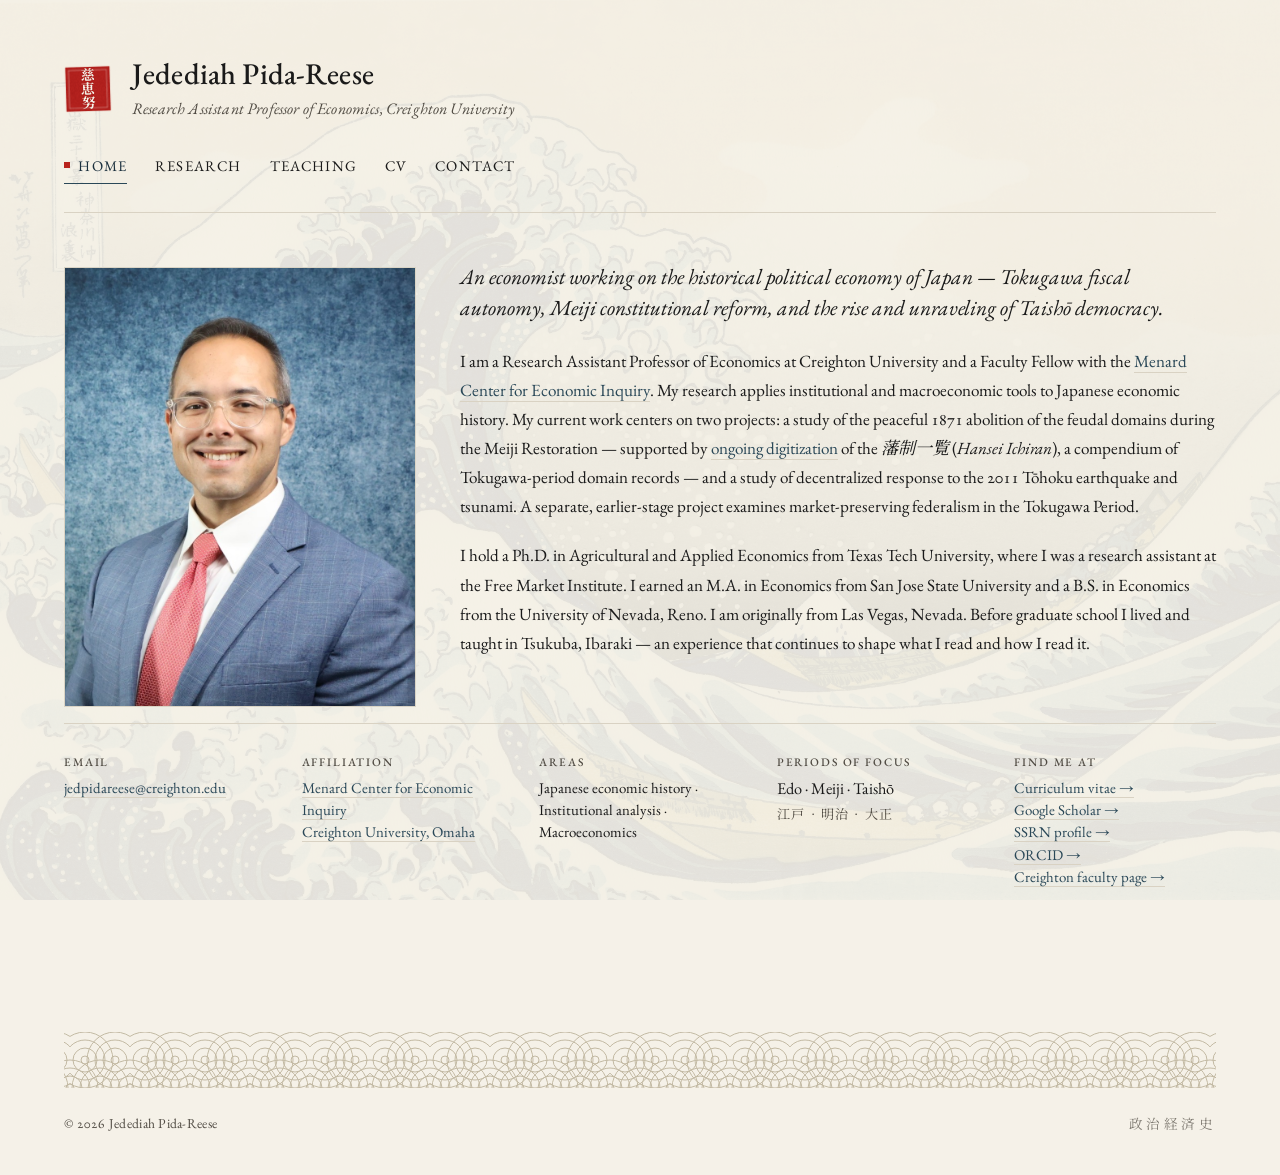
<file: index.html>
<!doctype html>
<html lang="en">
<head>
  <meta charset="utf-8">
  <meta name="viewport" content="width=device-width, initial-scale=1">
  <title>Jedediah Pida-Reese — Economist</title>
  <meta name="description" content="Jedediah Pida-Reese — Research Assistant Professor of Economics at Creighton University. Research on Japanese historical political economy, institutional analysis, and macroeconomics.">
  <link rel="canonical" href="https://jedediahpidareese.com/">
  <link rel="preconnect" href="https://fonts.googleapis.com">
  <link rel="preconnect" href="https://fonts.gstatic.com" crossorigin>
  <link rel="stylesheet" href="https://fonts.googleapis.com/css2?family=EB+Garamond:ital,wght@0,400..700;1,400..700&family=Noto+Serif+JP:wght@400;500;600&display=swap">
  <link rel="stylesheet" href="assets/css/style.css?v=12">
  <script data-goatcounter="https://jedediahpidareese.goatcounter.com/count" async src="//gc.zgo.at/count.js"></script>
</head>
<body>
  <div class="shell">

    <header class="site-header">
      <div class="site-id">
        <a class="hanko" href="index.html" aria-label="Home — personal seal" title="慈恵努 — ateji for ジェド (Jed): compassion, blessing, endeavor"><span lang="ja">慈</span><span lang="ja">恵</span><span lang="ja">努</span></a>
        <div class="site-id-text">
          <h1 class="site-name">Jedediah Pida-Reese</h1>
          <p class="site-tagline">Research Assistant Professor of Economics, Creighton University</p>
        </div>
      </div>
      <nav class="site-nav" aria-label="Primary">
        <a href="index.html" aria-current="page">Home</a>
        <a href="research.html">Research</a>
        <a href="teaching.html">Teaching</a>
        <a href="cv.html">CV</a>
        <a href="contact.html">Contact</a>
      </nav>
    </header>

    <main class="home">
      <section class="profile">
        <img class="profile-portrait" src="assets/img/portrait.jpg" alt="Portrait of Jedediah Pida-Reese">
        <p class="lede">An economist working on the historical political economy of Japan — Tokugawa fiscal autonomy, Meiji constitutional reform, and the rise and unraveling of Taishō democracy.</p>
        <p>I am a Research Assistant Professor of Economics at Creighton University and a Faculty Fellow with the <a href="https://www.creighton.edu/menard-center-for-economic-inquiry">Menard Center for Economic Inquiry</a>. My research applies institutional and macroeconomic tools to Japanese economic history. My current work centers on two projects: a study of the peaceful 1871 abolition of the feudal domains during the Meiji Restoration &mdash; supported by <a href="https://jedediahpidareese-coder.github.io/hansei-ichiran-walkthrough/hi_viewer/viewer.html">ongoing digitization</a> of the <em lang="ja">藩制一覧</em> (<em>Hansei Ichiran</em>), a compendium of Tokugawa-period domain records &mdash; and a study of decentralized response to the 2011 Tōhoku earthquake and tsunami. A separate, earlier-stage project examines market-preserving federalism in the Tokugawa Period.</p>
        <p>I hold a Ph.D. in Agricultural and Applied Economics from Texas Tech University, where I was a research assistant at the Free Market Institute. I earned an M.A. in Economics from San Jose State University and a B.S. in Economics from the University of Nevada, Reno. I am originally from Las Vegas, Nevada. Before graduate school I lived and taught in Tsukuba, Ibaraki — an experience that continues to shape what I read and how I read it.</p>

        <dl class="profile-meta">
          <div class="meta-item">
            <dt>Email</dt>
            <dd><a href="mailto:jedpidareese@creighton.edu">jedpidareese@creighton.edu</a></dd>
          </div>
          <div class="meta-item">
            <dt>Affiliation</dt>
            <dd><a href="https://www.creighton.edu/menard-center-for-economic-inquiry">Menard Center for Economic Inquiry</a><br><a href="https://www.creighton.edu/campus-directory/pida-reese-jedediah">Creighton University, Omaha</a></dd>
          </div>
          <div class="meta-item">
            <dt>Areas</dt>
            <dd>Japanese economic history &middot; Institutional analysis &middot; Macroeconomics</dd>
          </div>
          <div class="meta-item">
            <dt>Periods of focus</dt>
            <dd class="profile-periods">Edo &middot; Meiji &middot; Taishō<span class="profile-periods-jp" lang="ja">江戸 &middot; 明治 &middot; 大正</span></dd>
          </div>
          <div class="meta-item">
            <dt>Find me at</dt>
            <dd><a href="cv.html">Curriculum vitae &rarr;</a><br><a href="https://scholar.google.com/citations?user=43PobVEAAAAJ&amp;hl=ja&amp;authuser=1">Google Scholar &rarr;</a><br><a href="https://papers.ssrn.com/sol3/cf_dev/AbsByAuth.cfm?per_id=4842608">SSRN profile &rarr;</a><br><a href="https://orcid.org/0000-0002-5861-9557">ORCID &rarr;</a><br><a href="https://www.creighton.edu/campus-directory/pida-reese-jedediah">Creighton faculty page &rarr;</a></dd>
          </div>
        </dl>
      </section>

    </main>

    <footer class="site-footer">
      <div class="seigaiha" aria-hidden="true"></div>
      <div class="site-footer-inner">
        <span>&copy; 2026 Jedediah Pida-Reese</span>
        <span class="footer-kanji" lang="ja" aria-hidden="true">政治経済史</span>
      </div>
    </footer>

  </div>
</body>
</html>
</file>
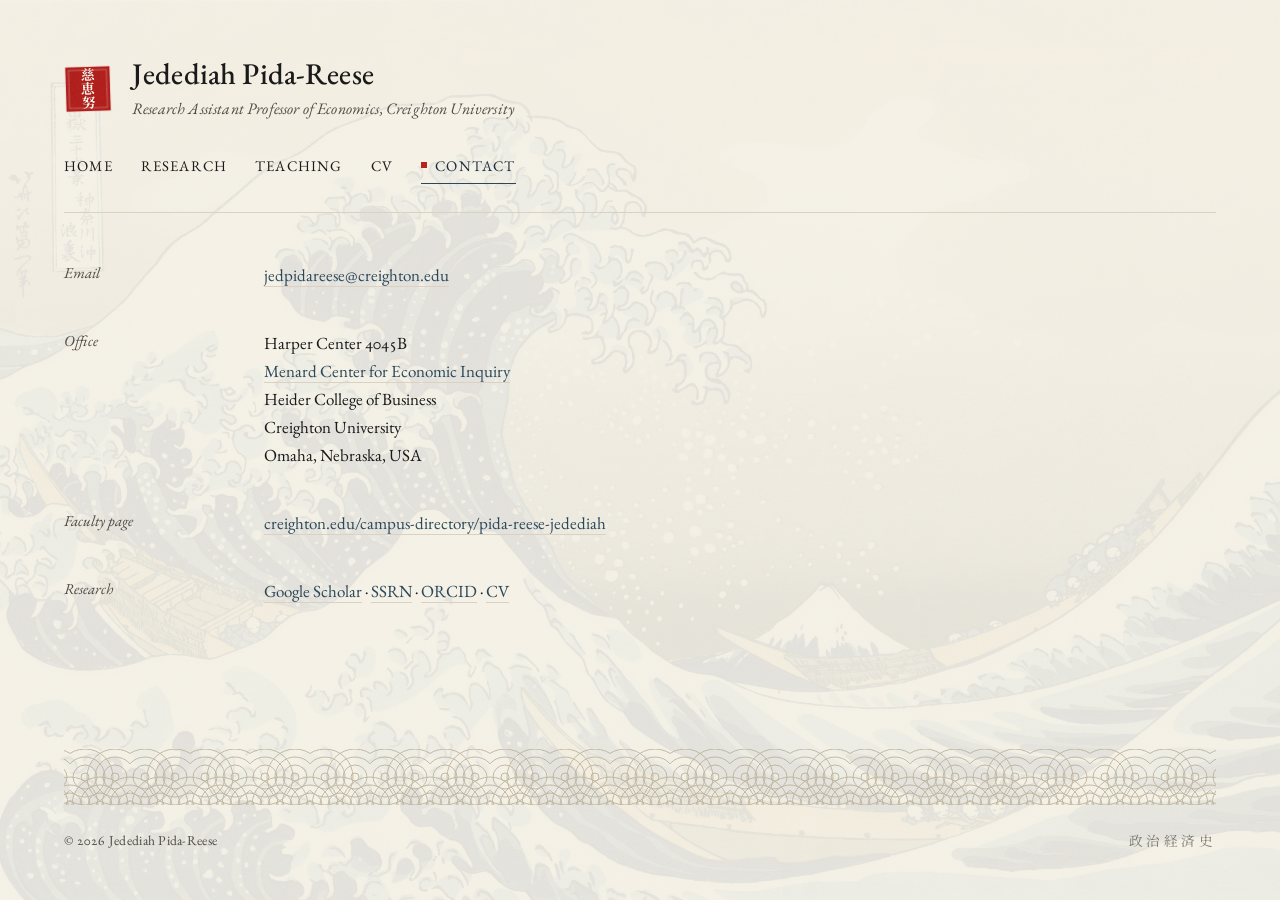
<file: contact.html>
<!doctype html>
<html lang="en">
<head>
  <meta charset="utf-8">
  <meta name="viewport" content="width=device-width, initial-scale=1">
  <title>Contact — Jedediah Pida-Reese</title>
  <meta name="description" content="Contact information for Jedediah Pida-Reese — Creighton University.">
  <link rel="canonical" href="https://jedediahpidareese.com/contact.html">
  <link rel="preconnect" href="https://fonts.googleapis.com">
  <link rel="preconnect" href="https://fonts.gstatic.com" crossorigin>
  <link rel="stylesheet" href="https://fonts.googleapis.com/css2?family=EB+Garamond:ital,wght@0,400..700;1,400..700&family=Noto+Serif+JP:wght@400;500;600&display=swap">
  <link rel="stylesheet" href="assets/css/style.css?v=12">
  <script data-goatcounter="https://jedediahpidareese.goatcounter.com/count" async src="//gc.zgo.at/count.js"></script>
</head>
<body>
  <div class="shell">

    <header class="site-header">
      <div class="site-id">
        <a class="hanko" href="index.html" aria-label="Home — personal seal" title="慈恵努 — ateji for ジェド (Jed): compassion, blessing, endeavor"><span lang="ja">慈</span><span lang="ja">恵</span><span lang="ja">努</span></a>
        <div class="site-id-text">
          <h1 class="site-name"><a href="index.html">Jedediah Pida-Reese</a></h1>
          <p class="site-tagline">Research Assistant Professor of Economics, Creighton University</p>
        </div>
      </div>
      <nav class="site-nav" aria-label="Primary">
        <a href="index.html">Home</a>
        <a href="research.html">Research</a>
        <a href="teaching.html">Teaching</a>
        <a href="cv.html">CV</a>
        <a href="contact.html" aria-current="page">Contact</a>
      </nav>
    </header>

    <main>
      <div class="contact-grid">
        <span class="contact-label">Email</span>
        <p class="contact-value"><a href="mailto:jedpidareese@creighton.edu">jedpidareese@creighton.edu</a></p>

        <span class="contact-label">Office</span>
        <p class="contact-value">Harper Center 4045B<br><a href="https://www.creighton.edu/menard-center-for-economic-inquiry">Menard Center for Economic Inquiry</a><br>Heider College of Business<br>Creighton University<br>Omaha, Nebraska, USA</p>

        <span class="contact-label">Faculty page</span>
        <p class="contact-value"><a href="https://www.creighton.edu/campus-directory/pida-reese-jedediah">creighton.edu/campus-directory/pida-reese-jedediah</a></p>

        <span class="contact-label">Research</span>
        <p class="contact-value"><a href="https://scholar.google.com/citations?user=43PobVEAAAAJ&amp;hl=ja&amp;authuser=1">Google Scholar</a> &middot; <a href="https://papers.ssrn.com/sol3/cf_dev/AbsByAuth.cfm?per_id=4842608">SSRN</a> &middot; <a href="https://orcid.org/0000-0002-5861-9557">ORCID</a> &middot; <a href="cv.html">CV</a></p>
      </div>

    </main>

    <footer class="site-footer">
      <div class="seigaiha" aria-hidden="true"></div>
      <div class="site-footer-inner">
        <span>&copy; 2026 Jedediah Pida-Reese</span>
        <span class="footer-kanji" lang="ja" aria-hidden="true">政治経済史</span>
      </div>
    </footer>

  </div>
</body>
</html>
</file>
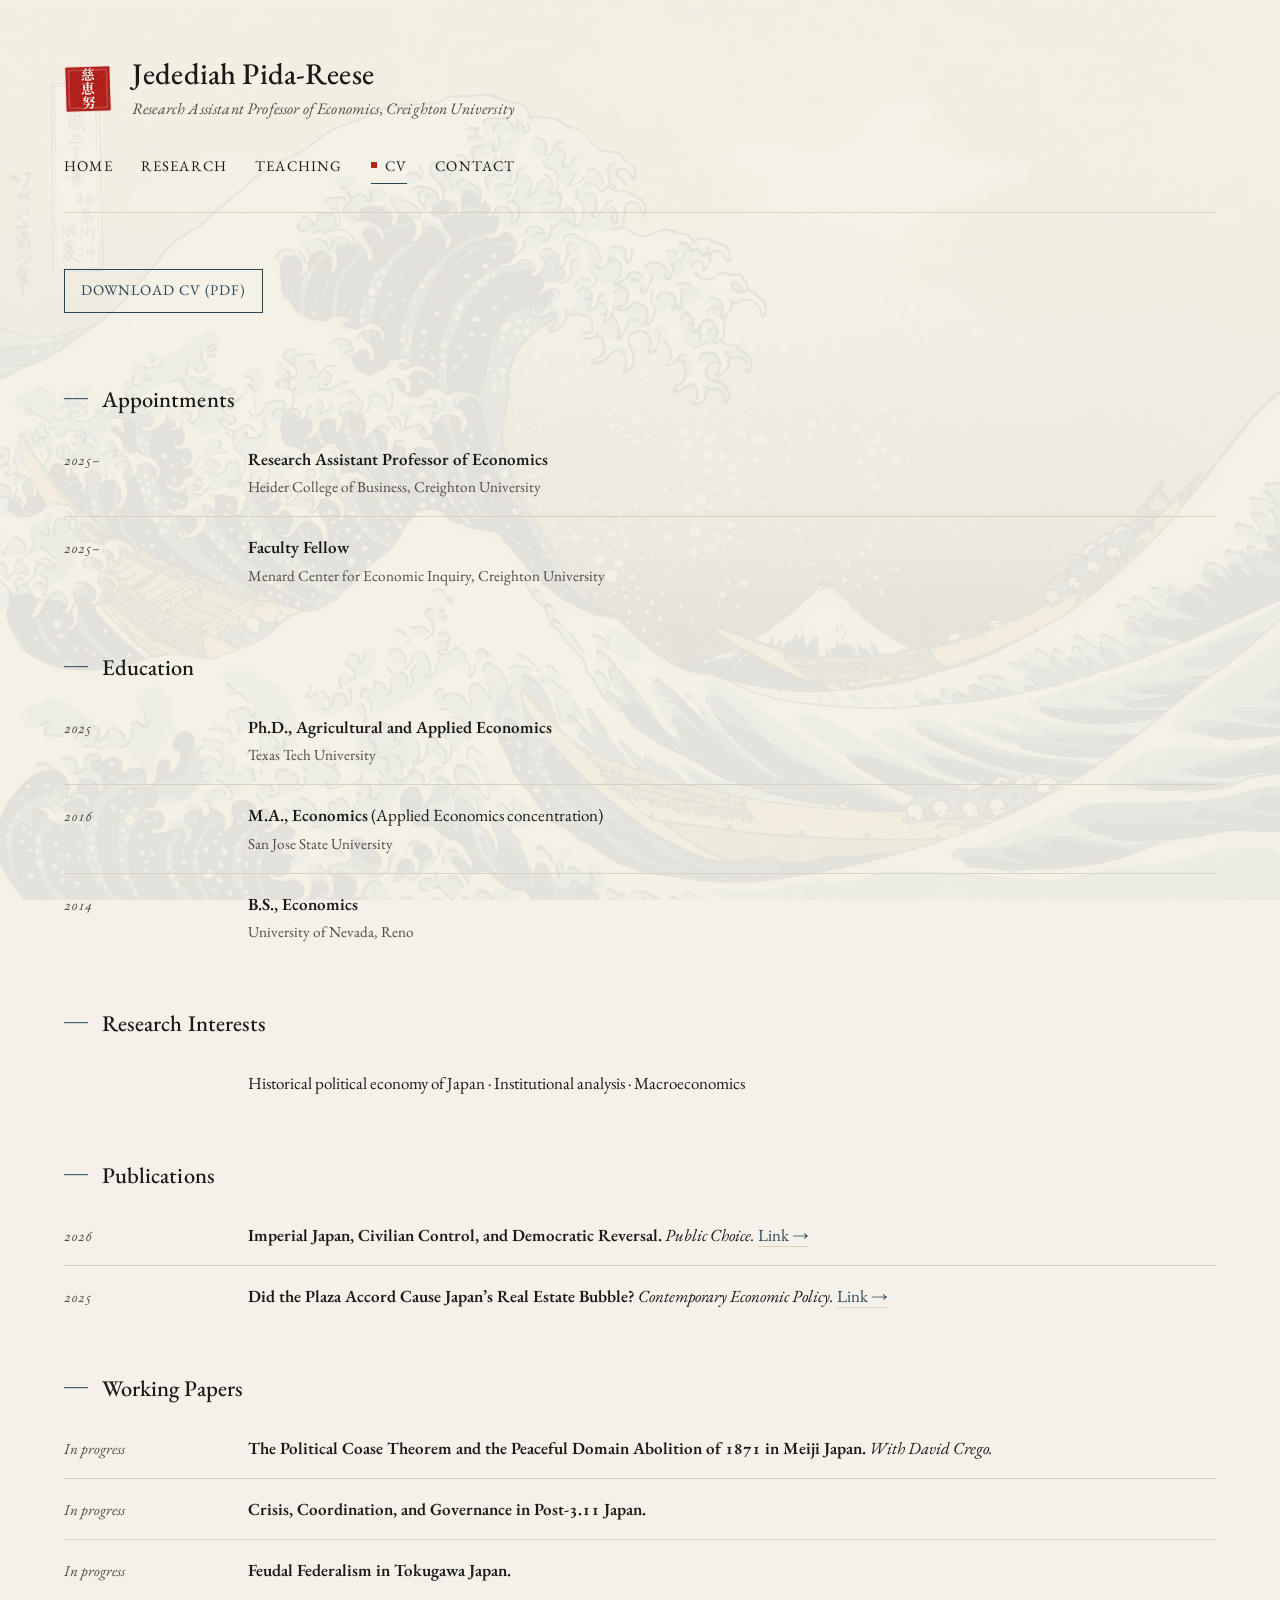
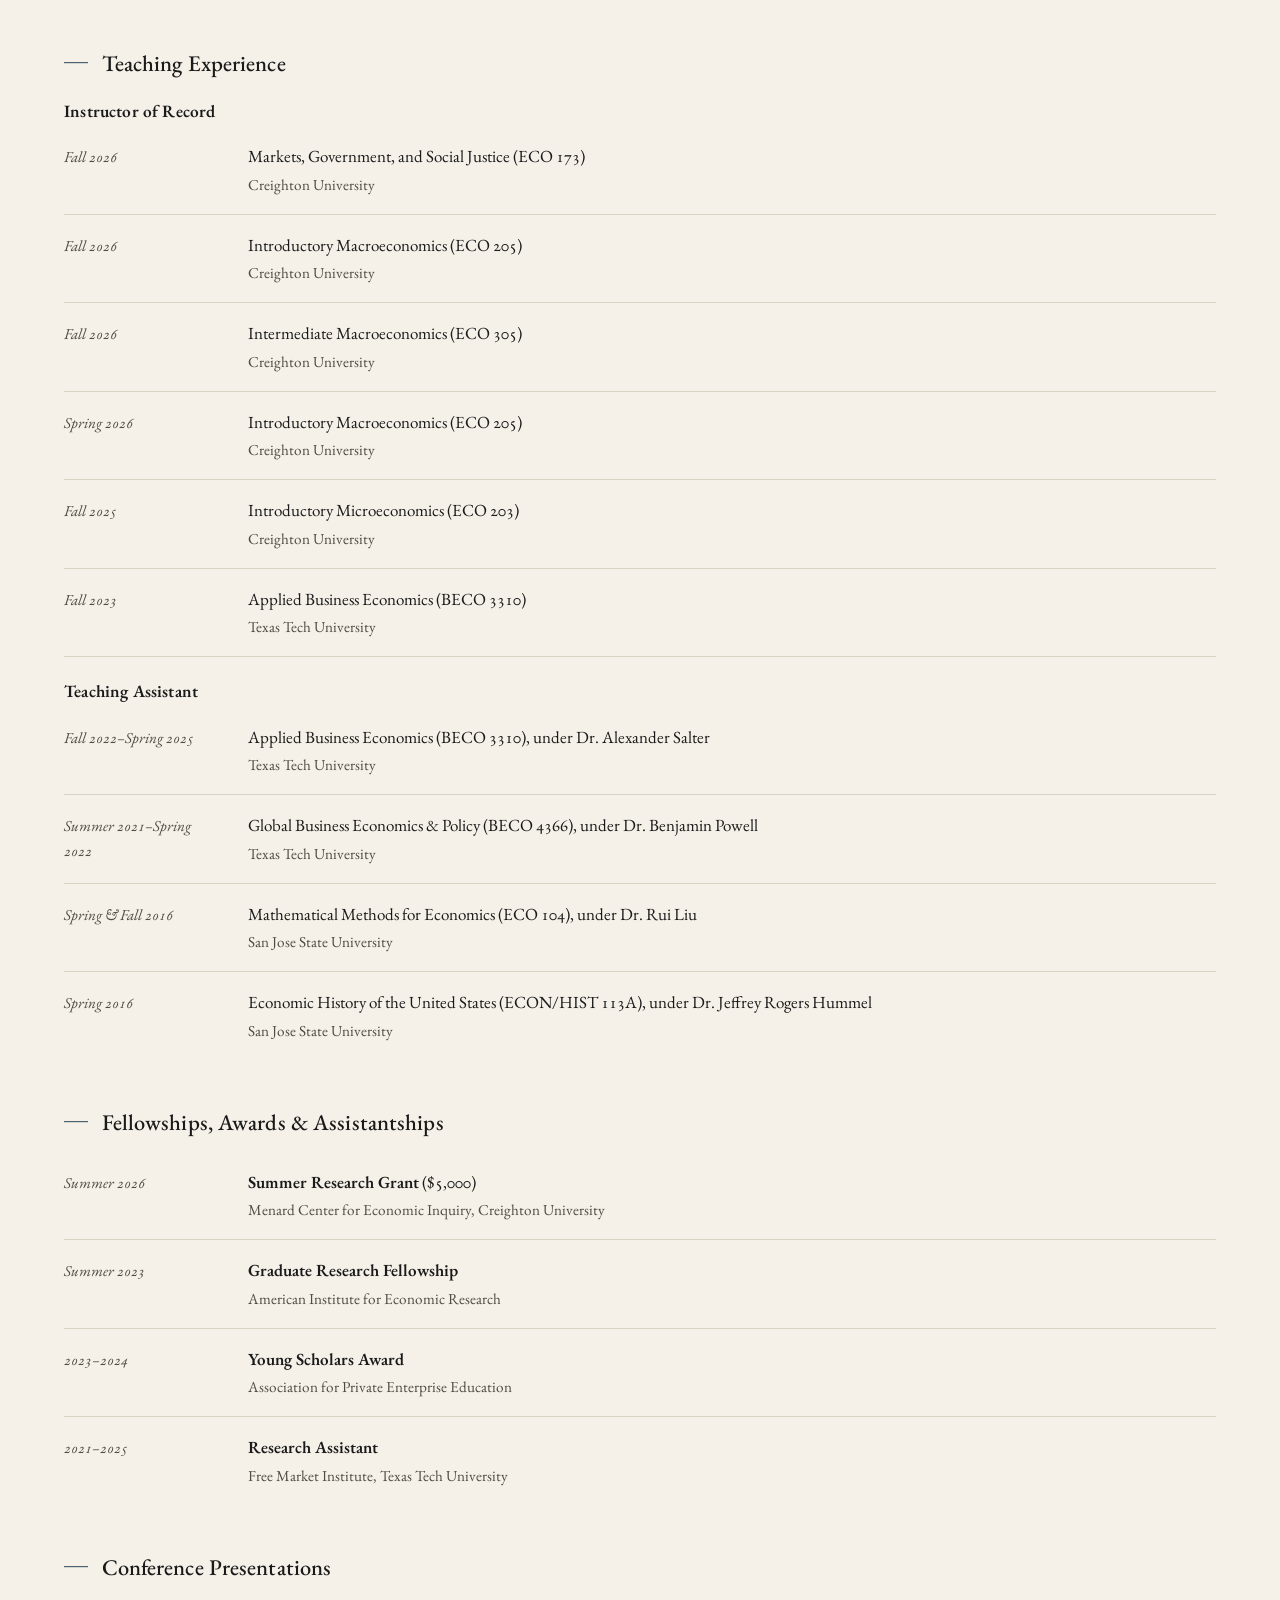
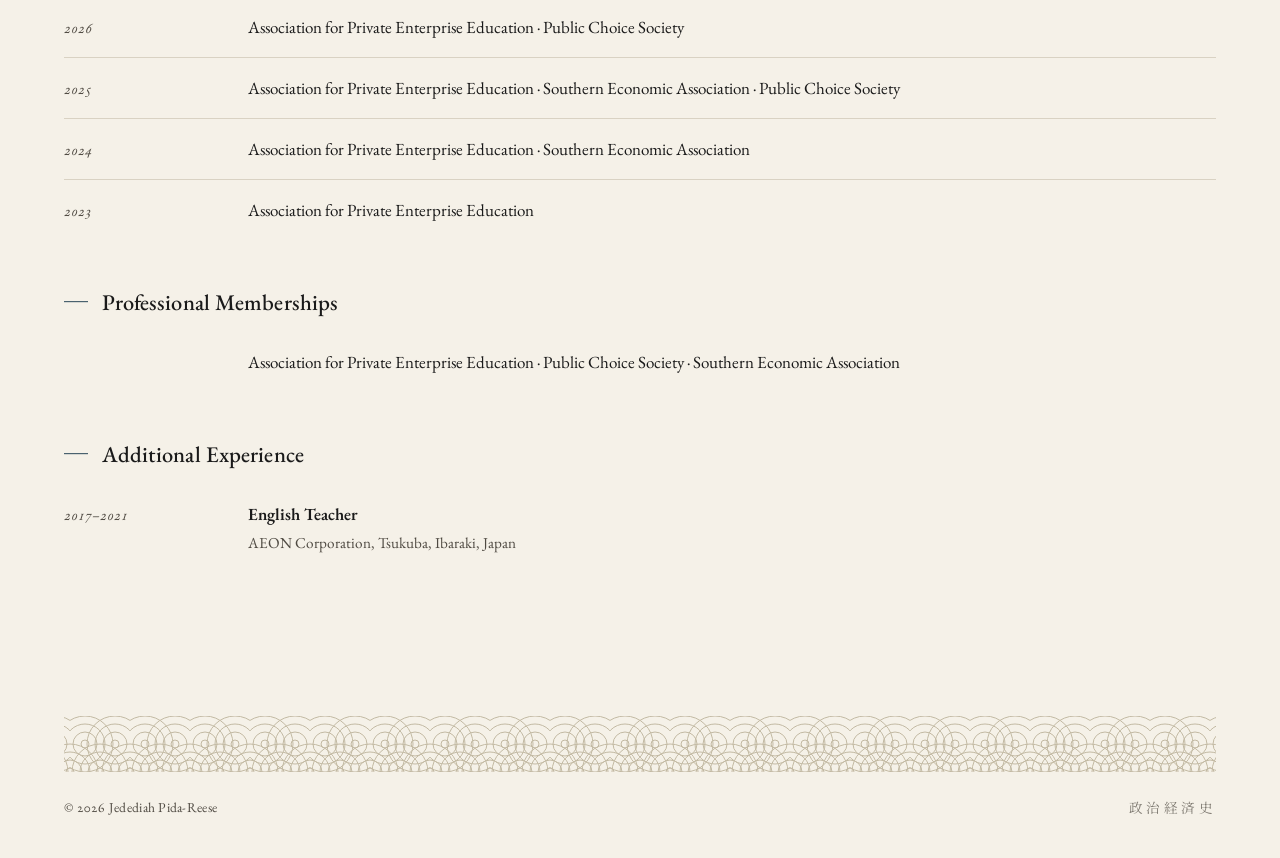
<file: cv.html>
<!doctype html>
<html lang="en">
<head>
  <meta charset="utf-8">
  <meta name="viewport" content="width=device-width, initial-scale=1">
  <title>CV — Jedediah Pida-Reese</title>
  <meta name="description" content="Curriculum vitae of Jedediah Pida-Reese — economist, Creighton University.">
  <link rel="canonical" href="https://jedediahpidareese.com/cv.html">
  <link rel="preconnect" href="https://fonts.googleapis.com">
  <link rel="preconnect" href="https://fonts.gstatic.com" crossorigin>
  <link rel="stylesheet" href="https://fonts.googleapis.com/css2?family=EB+Garamond:ital,wght@0,400..700;1,400..700&family=Noto+Serif+JP:wght@400;500;600&display=swap">
  <link rel="stylesheet" href="assets/css/style.css?v=12">
  <script data-goatcounter="https://jedediahpidareese.goatcounter.com/count" async src="//gc.zgo.at/count.js"></script>
</head>
<body>
  <div class="shell">

    <header class="site-header">
      <div class="site-id">
        <a class="hanko" href="index.html" aria-label="Home — personal seal" title="慈恵努 — ateji for ジェド (Jed): compassion, blessing, endeavor"><span lang="ja">慈</span><span lang="ja">恵</span><span lang="ja">努</span></a>
        <div class="site-id-text">
          <h1 class="site-name"><a href="index.html">Jedediah Pida-Reese</a></h1>
          <p class="site-tagline">Research Assistant Professor of Economics, Creighton University</p>
        </div>
      </div>
      <nav class="site-nav" aria-label="Primary">
        <a href="index.html">Home</a>
        <a href="research.html">Research</a>
        <a href="teaching.html">Teaching</a>
        <a href="cv.html" aria-current="page">CV</a>
        <a href="contact.html">Contact</a>
      </nav>
    </header>

    <main>
      <a class="cv-pdf-link" href="assets/cv.pdf?v=2026-09a">Download CV (PDF)</a>

      <section class="cv-section">
        <h2>Appointments</h2>
        <div class="cv-row">
          <span class="cv-date">2025&ndash;</span>
          <p class="cv-detail"><strong>Research Assistant Professor of Economics</strong><span class="cv-sub">Heider College of Business, Creighton University</span></p>
        </div>
        <div class="cv-row">
          <span class="cv-date">2025&ndash;</span>
          <p class="cv-detail"><strong>Faculty Fellow</strong><span class="cv-sub">Menard Center for Economic Inquiry, Creighton University</span></p>
        </div>
      </section>

      <section class="cv-section">
        <h2>Education</h2>
        <div class="cv-row">
          <span class="cv-date">2025</span>
          <p class="cv-detail"><strong>Ph.D., Agricultural and Applied Economics</strong><span class="cv-sub">Texas Tech University</span></p>
        </div>
        <div class="cv-row">
          <span class="cv-date">2016</span>
          <p class="cv-detail"><strong>M.A., Economics</strong> (Applied Economics concentration)<span class="cv-sub">San Jose State University</span></p>
        </div>
        <div class="cv-row">
          <span class="cv-date">2014</span>
          <p class="cv-detail"><strong>B.S., Economics</strong><span class="cv-sub">University of Nevada, Reno</span></p>
        </div>
      </section>

      <section class="cv-section">
        <h2>Research Interests</h2>
        <div class="cv-row">
          <span class="cv-date"></span>
          <p class="cv-detail">Historical political economy of Japan &middot; Institutional analysis &middot; Macroeconomics</p>
        </div>
      </section>

      <section class="cv-section">
        <h2>Publications</h2>
        <div class="cv-row">
          <span class="cv-date">2026</span>
          <p class="cv-detail"><strong>Imperial Japan, Civilian Control, and Democratic Reversal.</strong> <em>Public Choice.</em> <a href="https://link.springer.com/article/10.1007/s11127-026-01414-5">Link →</a></p>
        </div>
        <div class="cv-row">
          <span class="cv-date">2025</span>
          <p class="cv-detail"><strong>Did the Plaza Accord Cause Japan&rsquo;s Real Estate Bubble?</strong> <em>Contemporary Economic Policy.</em> <a href="https://onlinelibrary.wiley.com/doi/10.1111/coep.70003">Link →</a></p>
        </div>
      </section>

      <section class="cv-section">
        <h2>Working Papers</h2>
        <div class="cv-row">
          <span class="cv-date">In progress</span>
          <p class="cv-detail"><strong>The Political Coase Theorem and the Peaceful Domain Abolition of 1871 in Meiji Japan.</strong> <em>With David Crego.</em></p>
        </div>
        <div class="cv-row">
          <span class="cv-date">In progress</span>
          <p class="cv-detail"><strong>Crisis, Coordination, and Governance in Post-3.11 Japan.</strong></p>
        </div>
        <div class="cv-row">
          <span class="cv-date">In progress</span>
          <p class="cv-detail"><strong>Feudal Federalism in Tokugawa Japan.</strong></p>
        </div>
      </section>

      <section class="cv-section">
        <h2>Teaching Experience</h2>

        <h3>Instructor of Record</h3>
        <div class="cv-row">
          <span class="cv-date">Fall 2026</span>
          <p class="cv-detail">Markets, Government, and Social Justice (ECO 173)<span class="cv-sub">Creighton University</span></p>
        </div>
        <div class="cv-row">
          <span class="cv-date">Fall 2026</span>
          <p class="cv-detail">Introductory Macroeconomics (ECO 205)<span class="cv-sub">Creighton University</span></p>
        </div>
        <div class="cv-row">
          <span class="cv-date">Fall 2026</span>
          <p class="cv-detail">Intermediate Macroeconomics (ECO 305)<span class="cv-sub">Creighton University</span></p>
        </div>
        <div class="cv-row">
          <span class="cv-date">Spring 2026</span>
          <p class="cv-detail">Introductory Macroeconomics (ECO 205)<span class="cv-sub">Creighton University</span></p>
        </div>
        <div class="cv-row">
          <span class="cv-date">Fall 2025</span>
          <p class="cv-detail">Introductory Microeconomics (ECO 203)<span class="cv-sub">Creighton University</span></p>
        </div>
        <div class="cv-row">
          <span class="cv-date">Fall 2023</span>
          <p class="cv-detail">Applied Business Economics (BECO 3310)<span class="cv-sub">Texas Tech University</span></p>
        </div>

        <h3>Teaching Assistant</h3>
        <div class="cv-row">
          <span class="cv-date">Fall 2022&ndash;Spring 2025</span>
          <p class="cv-detail">Applied Business Economics (BECO 3310), under Dr. Alexander Salter<span class="cv-sub">Texas Tech University</span></p>
        </div>
        <div class="cv-row">
          <span class="cv-date">Summer 2021&ndash;Spring 2022</span>
          <p class="cv-detail">Global Business Economics &amp; Policy (BECO 4366), under Dr. Benjamin Powell<span class="cv-sub">Texas Tech University</span></p>
        </div>
        <div class="cv-row">
          <span class="cv-date">Spring &amp; Fall 2016</span>
          <p class="cv-detail">Mathematical Methods for Economics (ECO 104), under Dr. Rui Liu<span class="cv-sub">San Jose State University</span></p>
        </div>
        <div class="cv-row">
          <span class="cv-date">Spring 2016</span>
          <p class="cv-detail">Economic History of the United States (ECON/HIST 113A), under Dr. Jeffrey Rogers Hummel<span class="cv-sub">San Jose State University</span></p>
        </div>
      </section>

      <section class="cv-section">
        <h2>Fellowships, Awards &amp; Assistantships</h2>
        <div class="cv-row">
          <span class="cv-date">Summer 2026</span>
          <p class="cv-detail"><strong>Summer Research Grant</strong> ($5,000)<span class="cv-sub">Menard Center for Economic Inquiry, Creighton University</span></p>
        </div>
        <div class="cv-row">
          <span class="cv-date">Summer 2023</span>
          <p class="cv-detail"><strong>Graduate Research Fellowship</strong><span class="cv-sub">American Institute for Economic Research</span></p>
        </div>
        <div class="cv-row">
          <span class="cv-date">2023&ndash;2024</span>
          <p class="cv-detail"><strong>Young Scholars Award</strong><span class="cv-sub">Association for Private Enterprise Education</span></p>
        </div>
        <div class="cv-row">
          <span class="cv-date">2021&ndash;2025</span>
          <p class="cv-detail"><strong>Research Assistant</strong><span class="cv-sub">Free Market Institute, Texas Tech University</span></p>
        </div>
      </section>

      <section class="cv-section">
        <h2>Conference Presentations</h2>
        <div class="cv-row">
          <span class="cv-date">2026</span>
          <p class="cv-detail">Association for Private Enterprise Education &middot; Public Choice Society</p>
        </div>
        <div class="cv-row">
          <span class="cv-date">2025</span>
          <p class="cv-detail">Association for Private Enterprise Education &middot; Southern Economic Association &middot; Public Choice Society</p>
        </div>
        <div class="cv-row">
          <span class="cv-date">2024</span>
          <p class="cv-detail">Association for Private Enterprise Education &middot; Southern Economic Association</p>
        </div>
        <div class="cv-row">
          <span class="cv-date">2023</span>
          <p class="cv-detail">Association for Private Enterprise Education</p>
        </div>
      </section>

      <section class="cv-section">
        <h2>Professional Memberships</h2>
        <div class="cv-row">
          <span class="cv-date"></span>
          <p class="cv-detail">Association for Private Enterprise Education &middot; Public Choice Society &middot; Southern Economic Association</p>
        </div>
      </section>

      <section class="cv-section">
        <h2>Additional Experience</h2>
        <div class="cv-row">
          <span class="cv-date">2017&ndash;2021</span>
          <p class="cv-detail"><strong>English Teacher</strong><span class="cv-sub">AEON Corporation, Tsukuba, Ibaraki, Japan</span></p>
        </div>
      </section>

    </main>

    <footer class="site-footer">
      <div class="seigaiha" aria-hidden="true"></div>
      <div class="site-footer-inner">
        <span>&copy; 2026 Jedediah Pida-Reese</span>
        <span class="footer-kanji" lang="ja" aria-hidden="true">政治経済史</span>
      </div>
    </footer>

  </div>
</body>
</html>
</file>
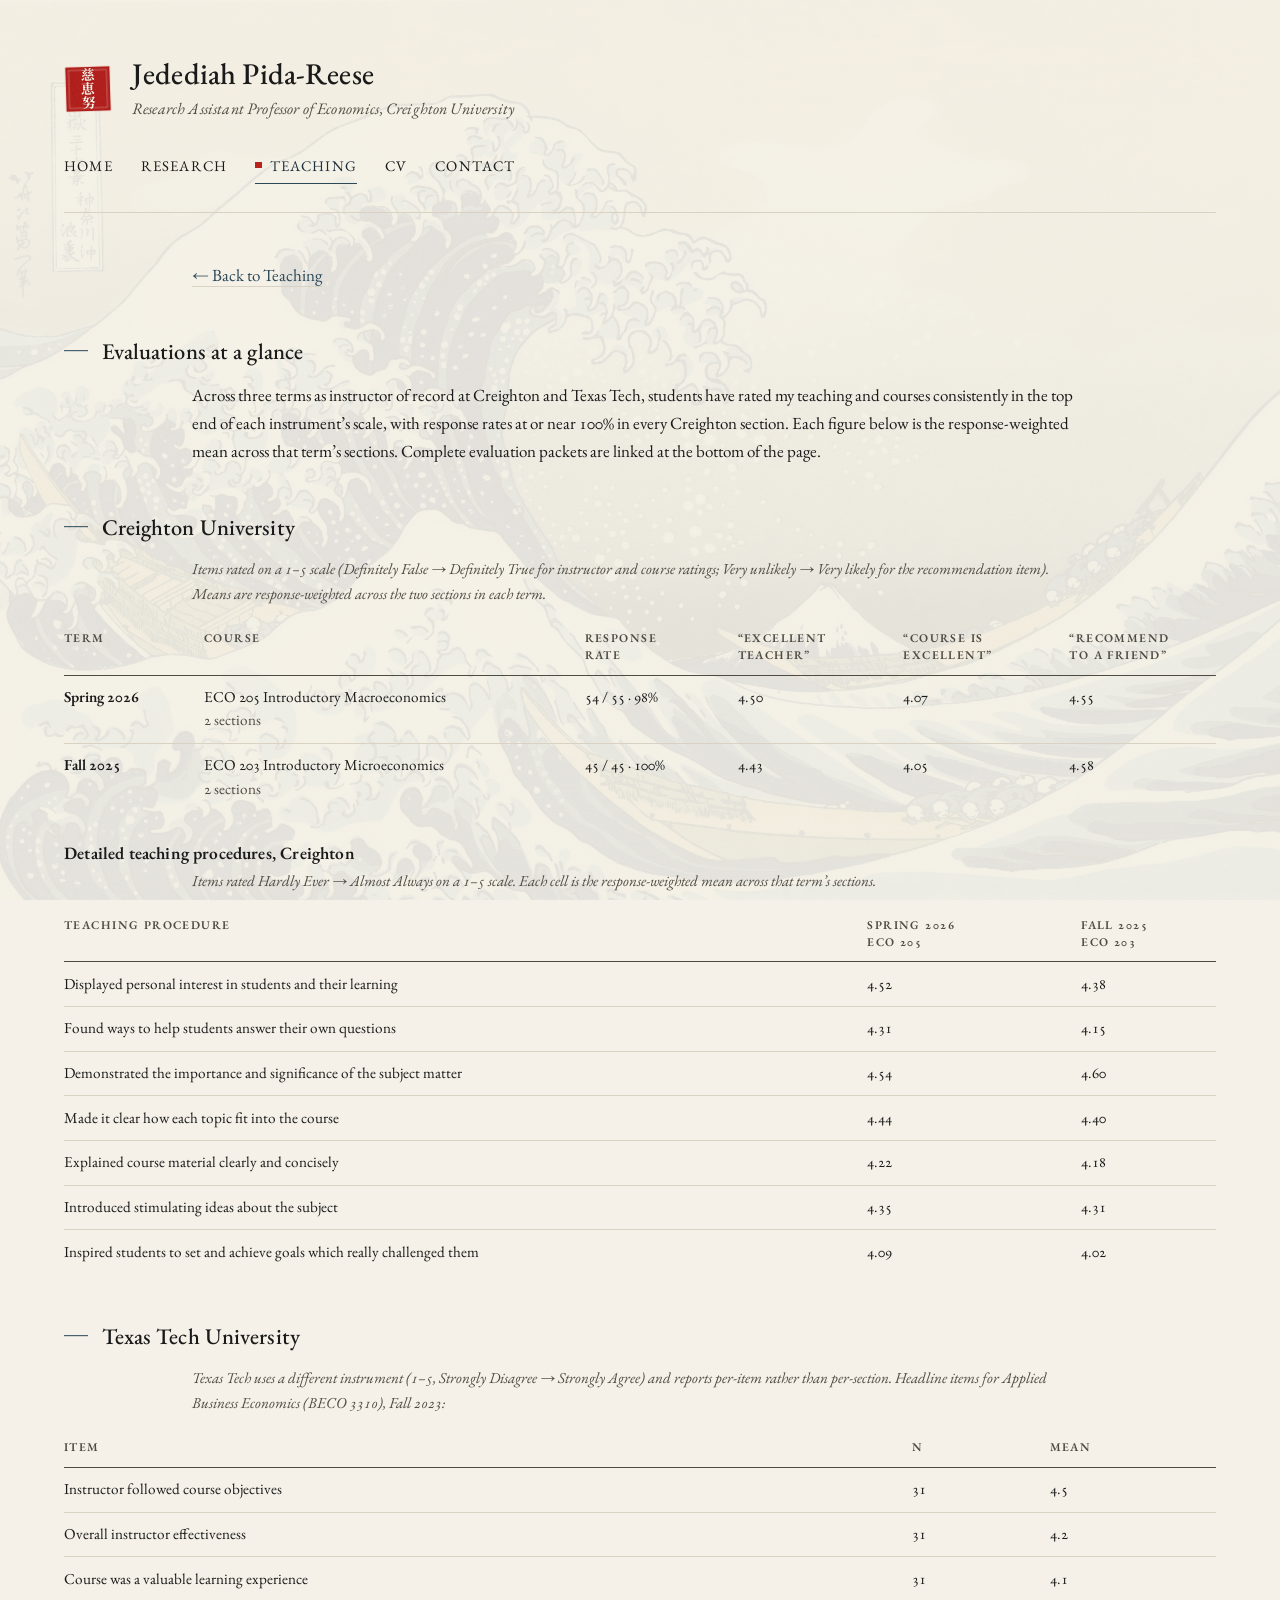
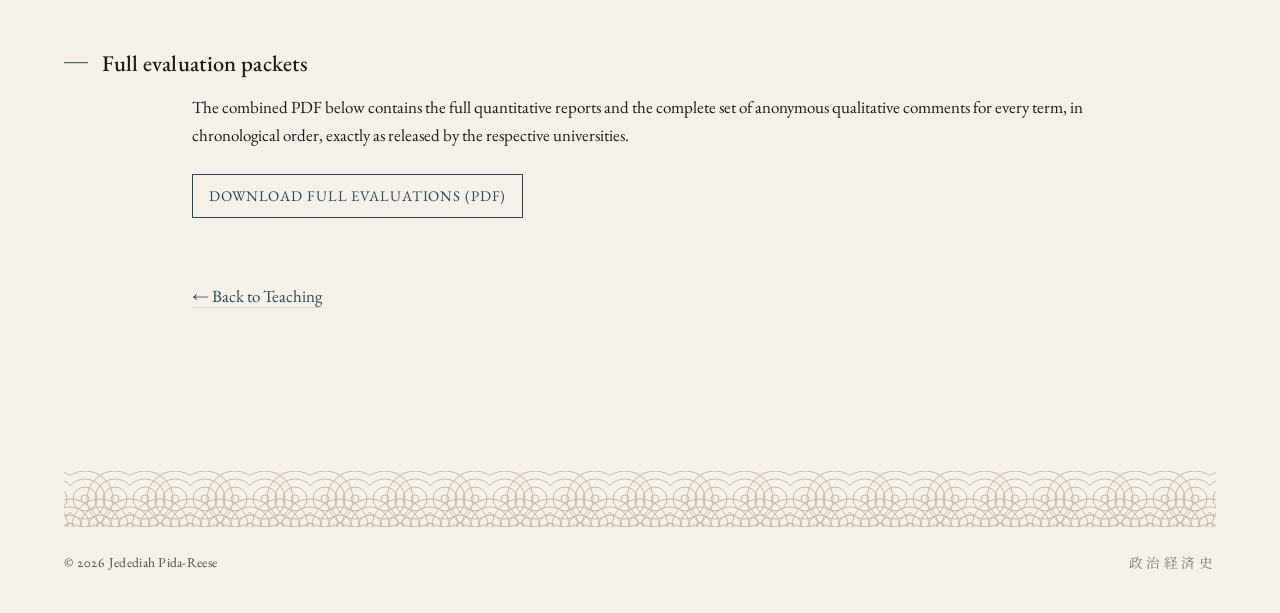
<file: evaluations.html>
<!doctype html>
<html lang="en">
<head>
  <meta charset="utf-8">
  <meta name="viewport" content="width=device-width, initial-scale=1">
  <title>Evaluations — Jedediah Pida-Reese</title>
  <meta name="description" content="Quantitative summary of student evaluations across courses taught at Creighton University and Texas Tech University.">
  <link rel="canonical" href="https://jedediahpidareese.com/evaluations.html">
  <link rel="preconnect" href="https://fonts.googleapis.com">
  <link rel="preconnect" href="https://fonts.gstatic.com" crossorigin>
  <link rel="stylesheet" href="https://fonts.googleapis.com/css2?family=EB+Garamond:ital,wght@0,400..700;1,400..700&family=Noto+Serif+JP:wght@400;500;600&display=swap">
  <link rel="stylesheet" href="assets/css/style.css?v=12">
  <script data-goatcounter="https://jedediahpidareese.goatcounter.com/count" async src="//gc.zgo.at/count.js"></script>
</head>
<body>
  <div class="shell">

    <header class="site-header">
      <div class="site-id">
        <a class="hanko" href="index.html" aria-label="Home — personal seal" title="慈恵努 — ateji for ジェド (Jed): compassion, blessing, endeavor"><span lang="ja">慈</span><span lang="ja">恵</span><span lang="ja">努</span></a>
        <div class="site-id-text">
          <p class="site-name"><a href="index.html">Jedediah Pida-Reese</a></p>
          <p class="site-tagline">Research Assistant Professor of Economics, Creighton University</p>
        </div>
      </div>
      <nav class="site-nav" aria-label="Primary">
        <a href="index.html">Home</a>
        <a href="research.html">Research</a>
        <a href="teaching.html" aria-current="page">Teaching</a>
        <a href="cv.html">CV</a>
        <a href="contact.html">Contact</a>
      </nav>
    </header>

    <main>

      <p><a href="teaching.html">&larr; Back to Teaching</a></p>

      <h2>Evaluations at a glance</h2>

      <p>Across three terms as instructor of record at Creighton and Texas Tech, students have rated my teaching and courses consistently in the top end of each instrument&rsquo;s scale, with response rates at or near 100% in every Creighton section. Each figure below is the response-weighted mean across that term&rsquo;s sections. Complete evaluation packets are linked at the bottom of the page.</p>

      <h2>Creighton University</h2>

      <p class="table-context">Items rated on a 1&ndash;5 scale (<em>Definitely False</em> &rarr; <em>Definitely True</em> for instructor and course ratings; <em>Very unlikely</em> &rarr; <em>Very likely</em> for the recommendation item). Means are response-weighted across the two sections in each term.</p>

      <div class="table-wrap">
        <table class="eval-table">
          <thead>
            <tr>
              <th scope="col">Term</th>
              <th scope="col">Course</th>
              <th scope="col">Response<br>rate</th>
              <th scope="col">&ldquo;Excellent<br>teacher&rdquo;</th>
              <th scope="col">&ldquo;Course is<br>excellent&rdquo;</th>
              <th scope="col">&ldquo;Recommend<br>to a friend&rdquo;</th>
            </tr>
          </thead>
          <tbody>
            <tr>
              <th scope="row">Spring 2026</th>
              <td>ECO 205 Introductory Macroeconomics<br><span class="cv-sub">2 sections</span></td>
              <td>54 / 55 &middot; 98%</td>
              <td>4.50</td>
              <td>4.07</td>
              <td>4.55</td>
            </tr>
            <tr>
              <th scope="row">Fall 2025</th>
              <td>ECO 203 Introductory Microeconomics<br><span class="cv-sub">2 sections</span></td>
              <td>45 / 45 &middot; 100%</td>
              <td>4.43</td>
              <td>4.05</td>
              <td>4.58</td>
            </tr>
          </tbody>
        </table>
      </div>

      <h3>Detailed teaching procedures, Creighton</h3>

      <p class="table-context">Items rated <em>Hardly Ever</em> &rarr; <em>Almost Always</em> on a 1&ndash;5 scale. Each cell is the response-weighted mean across that term&rsquo;s sections.</p>

      <div class="table-wrap">
        <table class="eval-table">
          <thead>
            <tr>
              <th scope="col">Teaching procedure</th>
              <th scope="col">Spring 2026<br>ECO 205</th>
              <th scope="col">Fall 2025<br>ECO 203</th>
            </tr>
          </thead>
          <tbody>
            <tr><td>Displayed personal interest in students and their learning</td><td>4.52</td><td>4.38</td></tr>
            <tr><td>Found ways to help students answer their own questions</td><td>4.31</td><td>4.15</td></tr>
            <tr><td>Demonstrated the importance and significance of the subject matter</td><td>4.54</td><td>4.60</td></tr>
            <tr><td>Made it clear how each topic fit into the course</td><td>4.44</td><td>4.40</td></tr>
            <tr><td>Explained course material clearly and concisely</td><td>4.22</td><td>4.18</td></tr>
            <tr><td>Introduced stimulating ideas about the subject</td><td>4.35</td><td>4.31</td></tr>
            <tr><td>Inspired students to set and achieve goals which really challenged them</td><td>4.09</td><td>4.02</td></tr>
          </tbody>
        </table>
      </div>

      <h2>Texas Tech University</h2>

      <p class="table-context">Texas Tech uses a different instrument (1&ndash;5, <em>Strongly Disagree</em> &rarr; <em>Strongly Agree</em>) and reports per-item rather than per-section. Headline items for Applied Business Economics (BECO 3310), Fall 2023:</p>

      <div class="table-wrap">
        <table class="eval-table">
          <thead>
            <tr>
              <th scope="col">Item</th>
              <th scope="col">n</th>
              <th scope="col">Mean</th>
            </tr>
          </thead>
          <tbody>
            <tr><td>Instructor followed course objectives</td><td>31</td><td>4.5</td></tr>
            <tr><td>Overall instructor effectiveness</td><td>31</td><td>4.2</td></tr>
            <tr><td>Course was a valuable learning experience</td><td>31</td><td>4.1</td></tr>
          </tbody>
        </table>
      </div>

      <h2>Full evaluation packets</h2>

      <p>The combined PDF below contains the full quantitative reports and the complete set of anonymous qualitative comments for every term, in chronological order, exactly as released by the respective universities.</p>

      <p><a class="cv-pdf-link" href="assets/teaching-evaluations.pdf?v=4">Download full evaluations (PDF)</a></p>

      <p style="margin-top:2.5rem"><a href="teaching.html">&larr; Back to Teaching</a></p>

    </main>

    <footer class="site-footer">
      <div class="seigaiha" aria-hidden="true"></div>
      <div class="site-footer-inner">
        <span>&copy; 2026 Jedediah Pida-Reese</span>
        <span class="footer-kanji" lang="ja" aria-hidden="true">政治経済史</span>
      </div>
    </footer>

  </div>
</body>
</html>
</file>
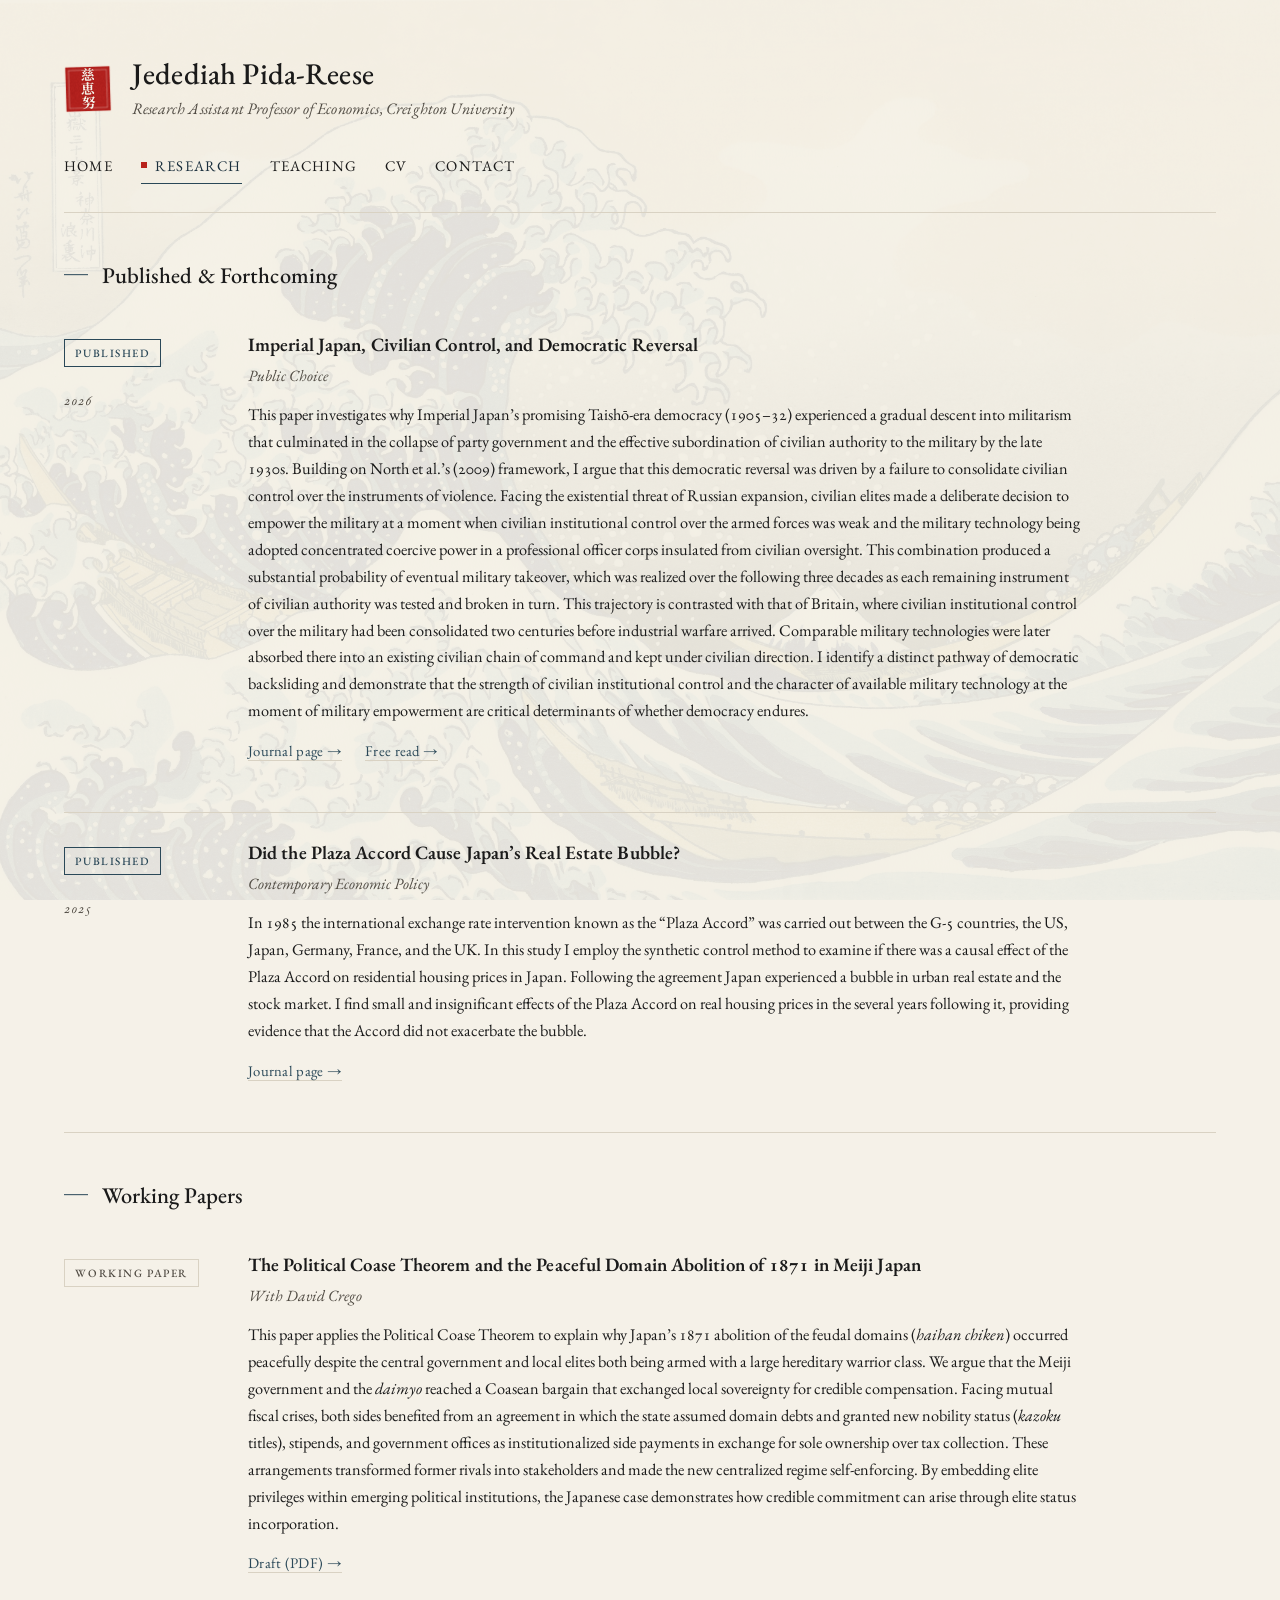
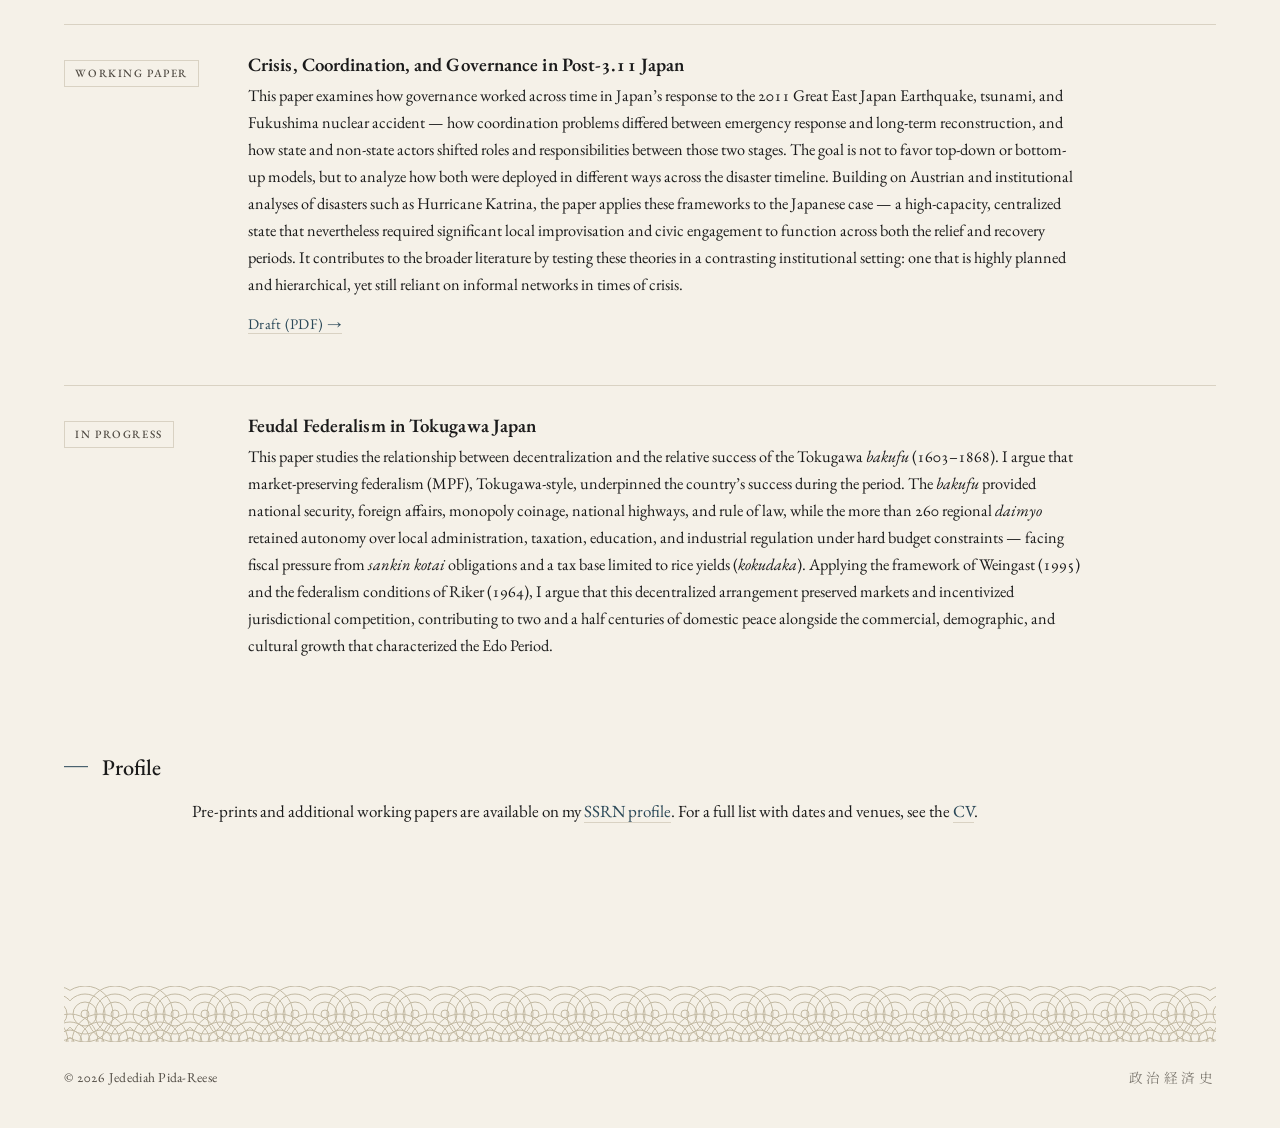
<file: research.html>
<!doctype html>
<html lang="en">
<head>
  <meta charset="utf-8">
  <meta name="viewport" content="width=device-width, initial-scale=1">
  <title>Research — Jedediah Pida-Reese</title>
  <meta name="description" content="Published, forthcoming, and working papers by Jedediah Pida-Reese on Japanese historical political economy and institutional analysis.">
  <link rel="canonical" href="https://jedediahpidareese.com/research.html">
  <link rel="preconnect" href="https://fonts.googleapis.com">
  <link rel="preconnect" href="https://fonts.gstatic.com" crossorigin>
  <link rel="stylesheet" href="https://fonts.googleapis.com/css2?family=EB+Garamond:ital,wght@0,400..700;1,400..700&family=Noto+Serif+JP:wght@400;500;600&display=swap">
  <link rel="stylesheet" href="assets/css/style.css?v=12">
  <script data-goatcounter="https://jedediahpidareese.goatcounter.com/count" async src="//gc.zgo.at/count.js"></script>
</head>
<body>
  <div class="shell">

    <header class="site-header">
      <div class="site-id">
        <a class="hanko" href="index.html" aria-label="Home — personal seal" title="慈恵努 — ateji for ジェド (Jed): compassion, blessing, endeavor"><span lang="ja">慈</span><span lang="ja">恵</span><span lang="ja">努</span></a>
        <div class="site-id-text">
          <h1 class="site-name"><a href="index.html">Jedediah Pida-Reese</a></h1>
          <p class="site-tagline">Research Assistant Professor of Economics, Creighton University</p>
        </div>
      </div>
      <nav class="site-nav" aria-label="Primary">
        <a href="index.html">Home</a>
        <a href="research.html" aria-current="page">Research</a>
        <a href="teaching.html">Teaching</a>
        <a href="cv.html">CV</a>
        <a href="contact.html">Contact</a>
      </nav>
    </header>

    <main>
      <h2>Published &amp; Forthcoming</h2>

      <article class="entry">
        <div class="entry-side">
          <span class="entry-status published">Published</span>
          <span class="entry-year">2026</span>
        </div>
        <div class="entry-main">
          <h3 class="entry-title">Imperial Japan, Civilian Control, and Democratic Reversal</h3>
          <p class="entry-meta"><em>Public Choice</em></p>
          <p class="entry-abstract">This paper investigates why Imperial Japan&rsquo;s promising Taishō-era democracy (1905&ndash;32) experienced a gradual descent into militarism that culminated in the collapse of party government and the effective subordination of civilian authority to the military by the late 1930s. Building on North et al.&rsquo;s (2009) framework, I argue that this democratic reversal was driven by a failure to consolidate civilian control over the instruments of violence. Facing the existential threat of Russian expansion, civilian elites made a deliberate decision to empower the military at a moment when civilian institutional control over the armed forces was weak and the military technology being adopted concentrated coercive power in a professional officer corps insulated from civilian oversight. This combination produced a substantial probability of eventual military takeover, which was realized over the following three decades as each remaining instrument of civilian authority was tested and broken in turn. This trajectory is contrasted with that of Britain, where civilian institutional control over the military had been consolidated two centuries before industrial warfare arrived. Comparable military technologies were later absorbed there into an existing civilian chain of command and kept under civilian direction. I identify a distinct pathway of democratic backsliding and demonstrate that the strength of civilian institutional control and the character of available military technology at the moment of military empowerment are critical determinants of whether democracy endures.</p>
          <p class="entry-links">
            <a href="https://link.springer.com/article/10.1007/s11127-026-01414-5">Journal page &rarr;</a>
            <a href="https://rdcu.be/fmczD">Free read &rarr;</a>
          </p>
        </div>
      </article>

      <article class="entry">
        <div class="entry-side">
          <span class="entry-status published">Published</span>
          <span class="entry-year">2025</span>
        </div>
        <div class="entry-main">
          <h3 class="entry-title">Did the Plaza Accord Cause Japan&rsquo;s Real Estate Bubble?</h3>
          <p class="entry-meta"><em>Contemporary Economic Policy</em></p>
          <p class="entry-abstract">In 1985 the international exchange rate intervention known as the &ldquo;Plaza Accord&rdquo; was carried out between the G-5 countries, the US, Japan, Germany, France, and the UK. In this study I employ the synthetic control method to examine if there was a causal effect of the Plaza Accord on residential housing prices in Japan. Following the agreement Japan experienced a bubble in urban real estate and the stock market. I find small and insignificant effects of the Plaza Accord on real housing prices in the several years following it, providing evidence that the Accord did not exacerbate the bubble.</p>
          <p class="entry-links">
            <a href="https://onlinelibrary.wiley.com/doi/10.1111/coep.70003">Journal page &rarr;</a>
          </p>
        </div>
      </article>

      <h2>Working Papers</h2>

      <!-- Working-paper order: Meiji/domain-abolition paper leads, as the more
           developed of the two. Title matches the hosted PDF's title page; a
           retitle around the transitional gains trap is under discussion with
           David Crego but is not settled, so the paper's existing title stands
           here and on the CV (Jed's call, 2026-08-15). -->
      <article class="entry">
        <div class="entry-side">
          <span class="entry-status">Working paper</span>
        </div>
        <div class="entry-main">
          <h3 class="entry-title">The Political Coase Theorem and the Peaceful Domain Abolition of 1871 in Meiji Japan</h3>
          <p class="entry-meta">With David Crego</p>
          <p class="entry-abstract">This paper applies the Political Coase Theorem to explain why Japan&rsquo;s 1871 abolition of the feudal domains (<em lang="ja">haihan chiken</em>) occurred peacefully despite the central government and local elites both being armed with a large hereditary warrior class. We argue that the Meiji government and the <em lang="ja">daimyo</em> reached a Coasean bargain that exchanged local sovereignty for credible compensation. Facing mutual fiscal crises, both sides benefited from an agreement in which the state assumed domain debts and granted new nobility status (<em lang="ja">kazoku</em> titles), stipends, and government offices as institutionalized side payments in exchange for sole ownership over tax collection. These arrangements transformed former rivals into stakeholders and made the new centralized regime self-enforcing. By embedding elite privileges within emerging political institutions, the Japanese case demonstrates how credible commitment can arise through elite status incorporation.</p>
          <p class="entry-links">
            <a href="assets/domain-abolition-1871.pdf?v=2">Draft (PDF) &rarr;</a>
          </p>
        </div>
      </article>

      <article class="entry">
        <div class="entry-side">
          <span class="entry-status">Working paper</span>
        </div>
        <div class="entry-main">
          <h3 class="entry-title">Crisis, Coordination, and Governance in Post-3.11 Japan</h3>
          <p class="entry-abstract">This paper examines how governance worked across time in Japan&rsquo;s response to the 2011 Great East Japan Earthquake, tsunami, and Fukushima nuclear accident &mdash; how coordination problems differed between emergency response and long-term reconstruction, and how state and non-state actors shifted roles and responsibilities between those two stages. The goal is not to favor top-down or bottom-up models, but to analyze how both were deployed in different ways across the disaster timeline. Building on Austrian and institutional analyses of disasters such as Hurricane Katrina, the paper applies these frameworks to the Japanese case &mdash; a high-capacity, centralized state that nevertheless required significant local improvisation and civic engagement to function across both the relief and recovery periods. It contributes to the broader literature by testing these theories in a contrasting institutional setting: one that is highly planned and hierarchical, yet still reliant on informal networks in times of crisis.</p>
          <p class="entry-links">
            <a href="assets/post-3-11-japan.pdf?v=4">Draft (PDF) &rarr;</a>
          </p>
        </div>
      </article>

      <article class="entry">
        <div class="entry-side">
          <span class="entry-status">In progress</span>
        </div>
        <div class="entry-main">
          <h3 class="entry-title">Feudal Federalism in Tokugawa Japan</h3>
          <p class="entry-abstract">This paper studies the relationship between decentralization and the relative success of the Tokugawa <em lang="ja">bakufu</em> (1603&ndash;1868). I argue that market-preserving federalism (MPF), Tokugawa-style, underpinned the country&rsquo;s success during the period. The <em lang="ja">bakufu</em> provided national security, foreign affairs, monopoly coinage, national highways, and rule of law, while the more than 260 regional <em lang="ja">daimyo</em> retained autonomy over local administration, taxation, education, and industrial regulation under hard budget constraints &mdash; facing fiscal pressure from <em lang="ja">sankin kotai</em> obligations and a tax base limited to rice yields (<em lang="ja">kokudaka</em>). Applying the framework of Weingast (1995) and the federalism conditions of Riker (1964), I argue that this decentralized arrangement preserved markets and incentivized jurisdictional competition, contributing to two and a half centuries of domestic peace alongside the commercial, demographic, and cultural growth that characterized the Edo Period.</p>
        </div>
      </article>

      <h2>Profile</h2>
      <p>Pre-prints and additional working papers are available on my <a href="https://papers.ssrn.com/sol3/cf_dev/AbsByAuth.cfm?per_id=4842608">SSRN profile</a>. For a full list with dates and venues, see the <a href="cv.html">CV</a>.</p>

    </main>

    <footer class="site-footer">
      <div class="seigaiha" aria-hidden="true"></div>
      <div class="site-footer-inner">
        <span>&copy; 2026 Jedediah Pida-Reese</span>
        <span class="footer-kanji" lang="ja" aria-hidden="true">政治経済史</span>
      </div>
    </footer>

  </div>
</body>
</html>
</file>
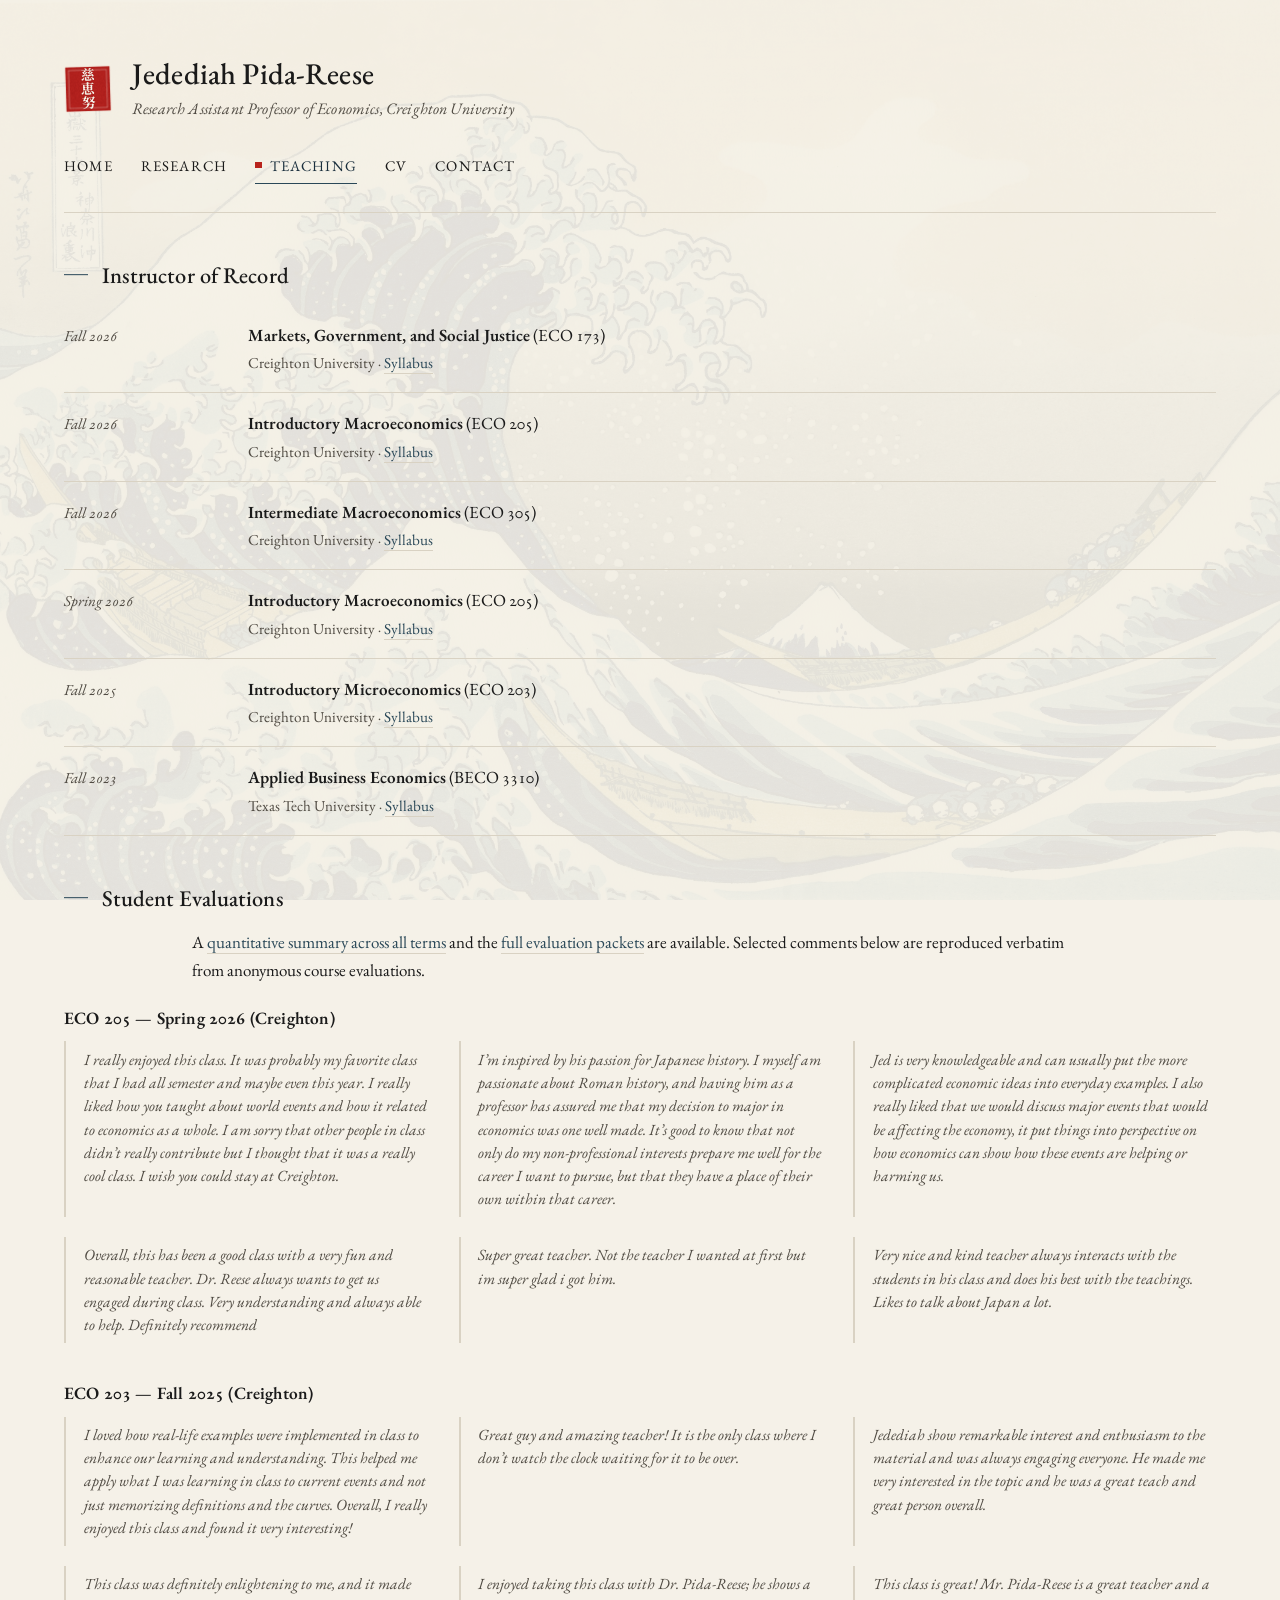
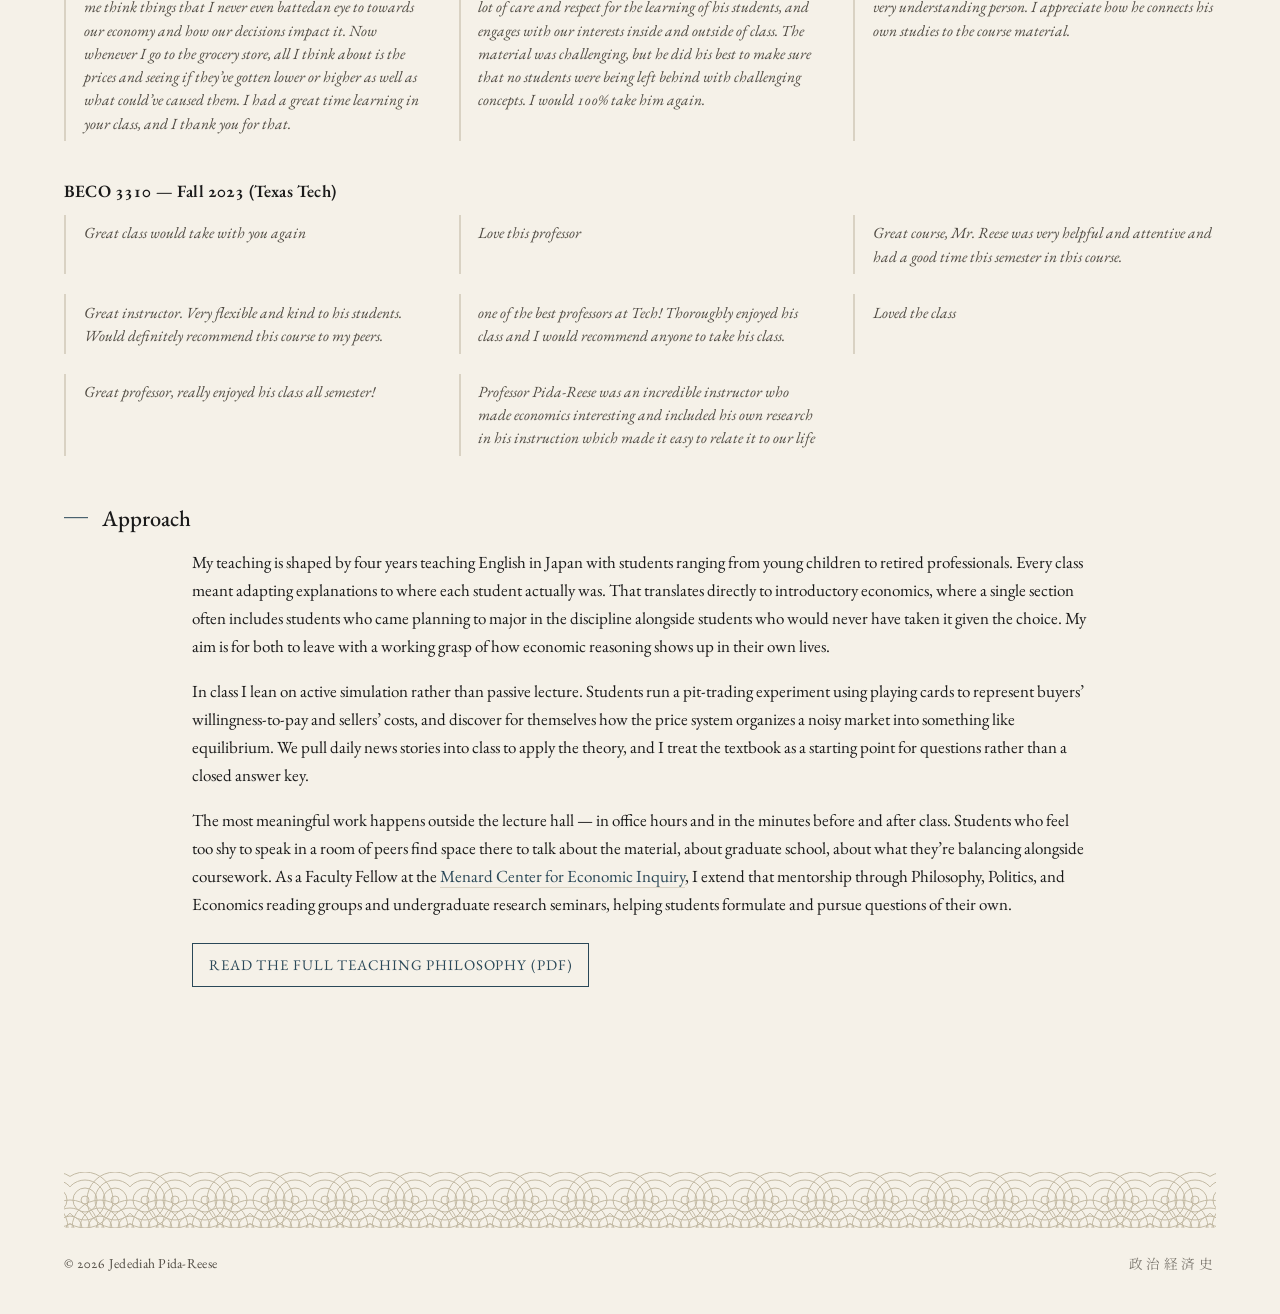
<file: teaching.html>
<!doctype html>
<html lang="en">
<head>
  <meta charset="utf-8">
  <meta name="viewport" content="width=device-width, initial-scale=1">
  <title>Teaching — Jedediah Pida-Reese</title>
  <meta name="description" content="Courses, syllabi, and student evaluations for Jedediah Pida-Reese — Creighton University and Texas Tech University.">
  <link rel="canonical" href="https://jedediahpidareese.com/teaching.html">
  <link rel="preconnect" href="https://fonts.googleapis.com">
  <link rel="preconnect" href="https://fonts.gstatic.com" crossorigin>
  <link rel="stylesheet" href="https://fonts.googleapis.com/css2?family=EB+Garamond:ital,wght@0,400..700;1,400..700&family=Noto+Serif+JP:wght@400;500;600&display=swap">
  <link rel="stylesheet" href="assets/css/style.css?v=12">
  <script data-goatcounter="https://jedediahpidareese.goatcounter.com/count" async src="//gc.zgo.at/count.js"></script>
</head>
<body>
  <div class="shell">

    <header class="site-header">
      <div class="site-id">
        <a class="hanko" href="index.html" aria-label="Home — personal seal" title="慈恵努 — ateji for ジェド (Jed): compassion, blessing, endeavor"><span lang="ja">慈</span><span lang="ja">恵</span><span lang="ja">努</span></a>
        <div class="site-id-text">
          <h1 class="site-name"><a href="index.html">Jedediah Pida-Reese</a></h1>
          <p class="site-tagline">Research Assistant Professor of Economics, Creighton University</p>
        </div>
      </div>
      <nav class="site-nav" aria-label="Primary">
        <a href="index.html">Home</a>
        <a href="research.html">Research</a>
        <a href="teaching.html" aria-current="page">Teaching</a>
        <a href="cv.html">CV</a>
        <a href="contact.html">Contact</a>
      </nav>
    </header>

    <main>
      <h2>Instructor of Record</h2>

      <div class="cv-row">
        <span class="cv-date">Fall 2026</span>
        <p class="cv-detail"><strong>Markets, Government, and Social Justice</strong> (ECO 173)<span class="cv-sub">Creighton University &middot; <a href="Syllabi/ECO%20173%20Section%201%20Syllabus.pdf">Syllabus</a></span></p>
      </div>
      <div class="cv-row">
        <span class="cv-date">Fall 2026</span>
        <p class="cv-detail"><strong>Introductory Macroeconomics</strong> (ECO 205)<span class="cv-sub">Creighton University &middot; <a href="Syllabi/ECO%20205%20Section%203%20Syllabus.pdf">Syllabus</a></span></p>
      </div>
      <div class="cv-row">
        <span class="cv-date">Fall 2026</span>
        <p class="cv-detail"><strong>Intermediate Macroeconomics</strong> (ECO 305)<span class="cv-sub">Creighton University &middot; <a href="Syllabi/ECO%20305%20Section%201%20Syllabus.pdf">Syllabus</a></span></p>
      </div>
      <div class="cv-row">
        <span class="cv-date">Spring 2026</span>
        <p class="cv-detail"><strong>Introductory Macroeconomics</strong> (ECO 205)<span class="cv-sub">Creighton University &middot; <a href="Syllabi/ECO%20205%20Section%20H%20Syllabus.pdf">Syllabus</a></span></p>
      </div>
      <div class="cv-row">
        <span class="cv-date">Fall 2025</span>
        <p class="cv-detail"><strong>Introductory Microeconomics</strong> (ECO 203)<span class="cv-sub">Creighton University &middot; <a href="Syllabi/ECO%20203%20Section%20F%20Syllabus%20V3.pdf">Syllabus</a></span></p>
      </div>
      <div class="cv-row">
        <span class="cv-date">Fall 2023</span>
        <p class="cv-detail"><strong>Applied Business Economics</strong> (BECO 3310)<span class="cv-sub">Texas Tech University &middot; <a href="Syllabi/BECO%203310%20Syllabus.pdf">Syllabus</a></span></p>
      </div>

      <h2>Student Evaluations</h2>
      <p>A <a href="evaluations.html">quantitative summary across all terms</a> and the <a href="assets/teaching-evaluations.pdf?v=4">full evaluation packets</a> are available. Selected comments below are reproduced verbatim from anonymous course evaluations.</p>

      <h3>ECO 205 &mdash; Spring 2026 (Creighton)</h3>
      <div class="quote-grid">
        <blockquote class="quote-block">I really enjoyed this class. It was probably my favorite class that I had all semester and maybe even this year. I really liked how you taught about world events and how it related to economics as a whole. I am sorry that other people in class didn&rsquo;t really contribute but I thought that it was a really cool class. I wish you could stay at Creighton.</blockquote>
        <blockquote class="quote-block">I&rsquo;m inspired by his passion for Japanese history. I myself am passionate about Roman history, and having him as a professor has assured me that my decision to major in economics was one well made. It&rsquo;s good to know that not only do my non-professional interests prepare me well for the career I want to pursue, but that they have a place of their own within that career.</blockquote>
        <blockquote class="quote-block">Jed is very knowledgeable and can usually put the more complicated economic ideas into everyday examples. I also really liked that we would discuss major events that would be affecting the economy, it put things into perspective on how economics can show how these events are helping or harming us.</blockquote>
        <blockquote class="quote-block">Overall, this has been a good class with a very fun and reasonable teacher. Dr. Reese always wants to get us engaged during class. Very understanding and always able to help. Definitely recommend</blockquote>
        <blockquote class="quote-block">Super great teacher. Not the teacher I wanted at first but im super glad i got him.</blockquote>
        <blockquote class="quote-block">Very nice and kind teacher always interacts with the students in his class and does his best with the teachings. Likes to talk about Japan a lot.</blockquote>
      </div>

      <h3>ECO 203 &mdash; Fall 2025 (Creighton)</h3>
      <div class="quote-grid">
        <blockquote class="quote-block">I loved how real-life examples were implemented in class to enhance our learning and understanding. This helped me apply what I was learning in class to current events and not just memorizing definitions and the curves. Overall, I really enjoyed this class and found it very interesting!</blockquote>
        <blockquote class="quote-block">Great guy and amazing teacher! It is the only class where I don&rsquo;t watch the clock waiting for it to be over.</blockquote>
        <blockquote class="quote-block">Jedediah show remarkable interest and enthusiasm to the material and was always engaging everyone. He made me very interested in the topic and he was a great teach and great person overall.</blockquote>
        <blockquote class="quote-block">This class was definitely enlightening to me, and it made me think things that I never even battedan eye to towards our economy and how our decisions impact it. Now whenever I go to the grocery store, all I think about is the prices and seeing if they&rsquo;ve gotten lower or higher as well as what could&rsquo;ve caused them. I had a great time learning in your class, and I thank you for that.</blockquote>
        <blockquote class="quote-block">I enjoyed taking this class with Dr. Pida-Reese; he shows a lot of care and respect for the learning of his students, and engages with our interests inside and outside of class. The material was challenging, but he did his best to make sure that no students were being left behind with challenging concepts. I would 100% take him again.</blockquote>
        <blockquote class="quote-block">This class is great! Mr. Pida-Reese is a great teacher and a very understanding person. I appreciate how he connects his own studies to the course material.</blockquote>
      </div>

      <h3>BECO 3310 &mdash; Fall 2023 (Texas Tech)</h3>
      <div class="quote-grid">
        <blockquote class="quote-block">Great class would take with you again</blockquote>
        <blockquote class="quote-block">Love this professor</blockquote>
        <blockquote class="quote-block">Great course, Mr. Reese was very helpful and attentive and had a good time this semester in this course.</blockquote>
        <blockquote class="quote-block">Great instructor. Very flexible and kind to his students. Would definitely recommend this course to my peers.</blockquote>
        <blockquote class="quote-block">one of the best professors at Tech! Thoroughly enjoyed his class and I would recommend anyone to take his class.</blockquote>
        <blockquote class="quote-block">Loved the class</blockquote>
        <blockquote class="quote-block">Great professor, really enjoyed his class all semester!</blockquote>
        <blockquote class="quote-block">Professor Pida-Reese was an incredible instructor who made economics interesting and included his own research in his instruction which made it easy to relate it to our life</blockquote>
      </div>

      <h2>Approach</h2>
      <p>My teaching is shaped by four years teaching English in Japan with students ranging from young children to retired professionals. Every class meant adapting explanations to where each student actually was. That translates directly to introductory economics, where a single section often includes students who came planning to major in the discipline alongside students who would never have taken it given the choice. My aim is for both to leave with a working grasp of how economic reasoning shows up in their own lives.</p>

      <p>In class I lean on active simulation rather than passive lecture. Students run a pit-trading experiment using playing cards to represent buyers&rsquo; willingness-to-pay and sellers&rsquo; costs, and discover for themselves how the price system organizes a noisy market into something like equilibrium. We pull daily news stories into class to apply the theory, and I treat the textbook as a starting point for questions rather than a closed answer key.</p>

      <p>The most meaningful work happens outside the lecture hall &mdash; in office hours and in the minutes before and after class. Students who feel too shy to speak in a room of peers find space there to talk about the material, about graduate school, about what they&rsquo;re balancing alongside coursework. As a Faculty Fellow at the <a href="https://www.creighton.edu/menard-center-for-economic-inquiry">Menard Center for Economic Inquiry</a>, I extend that mentorship through Philosophy, Politics, and Economics reading groups and undergraduate research seminars, helping students formulate and pursue questions of their own.</p>

      <p><a class="cv-pdf-link" href="assets/teaching-philosophy.pdf?v=3">Read the full teaching philosophy (PDF)</a></p>

    </main>

    <footer class="site-footer">
      <div class="seigaiha" aria-hidden="true"></div>
      <div class="site-footer-inner">
        <span>&copy; 2026 Jedediah Pida-Reese</span>
        <span class="footer-kanji" lang="ja" aria-hidden="true">政治経済史</span>
      </div>
    </footer>

  </div>
</body>
</html>
</file>
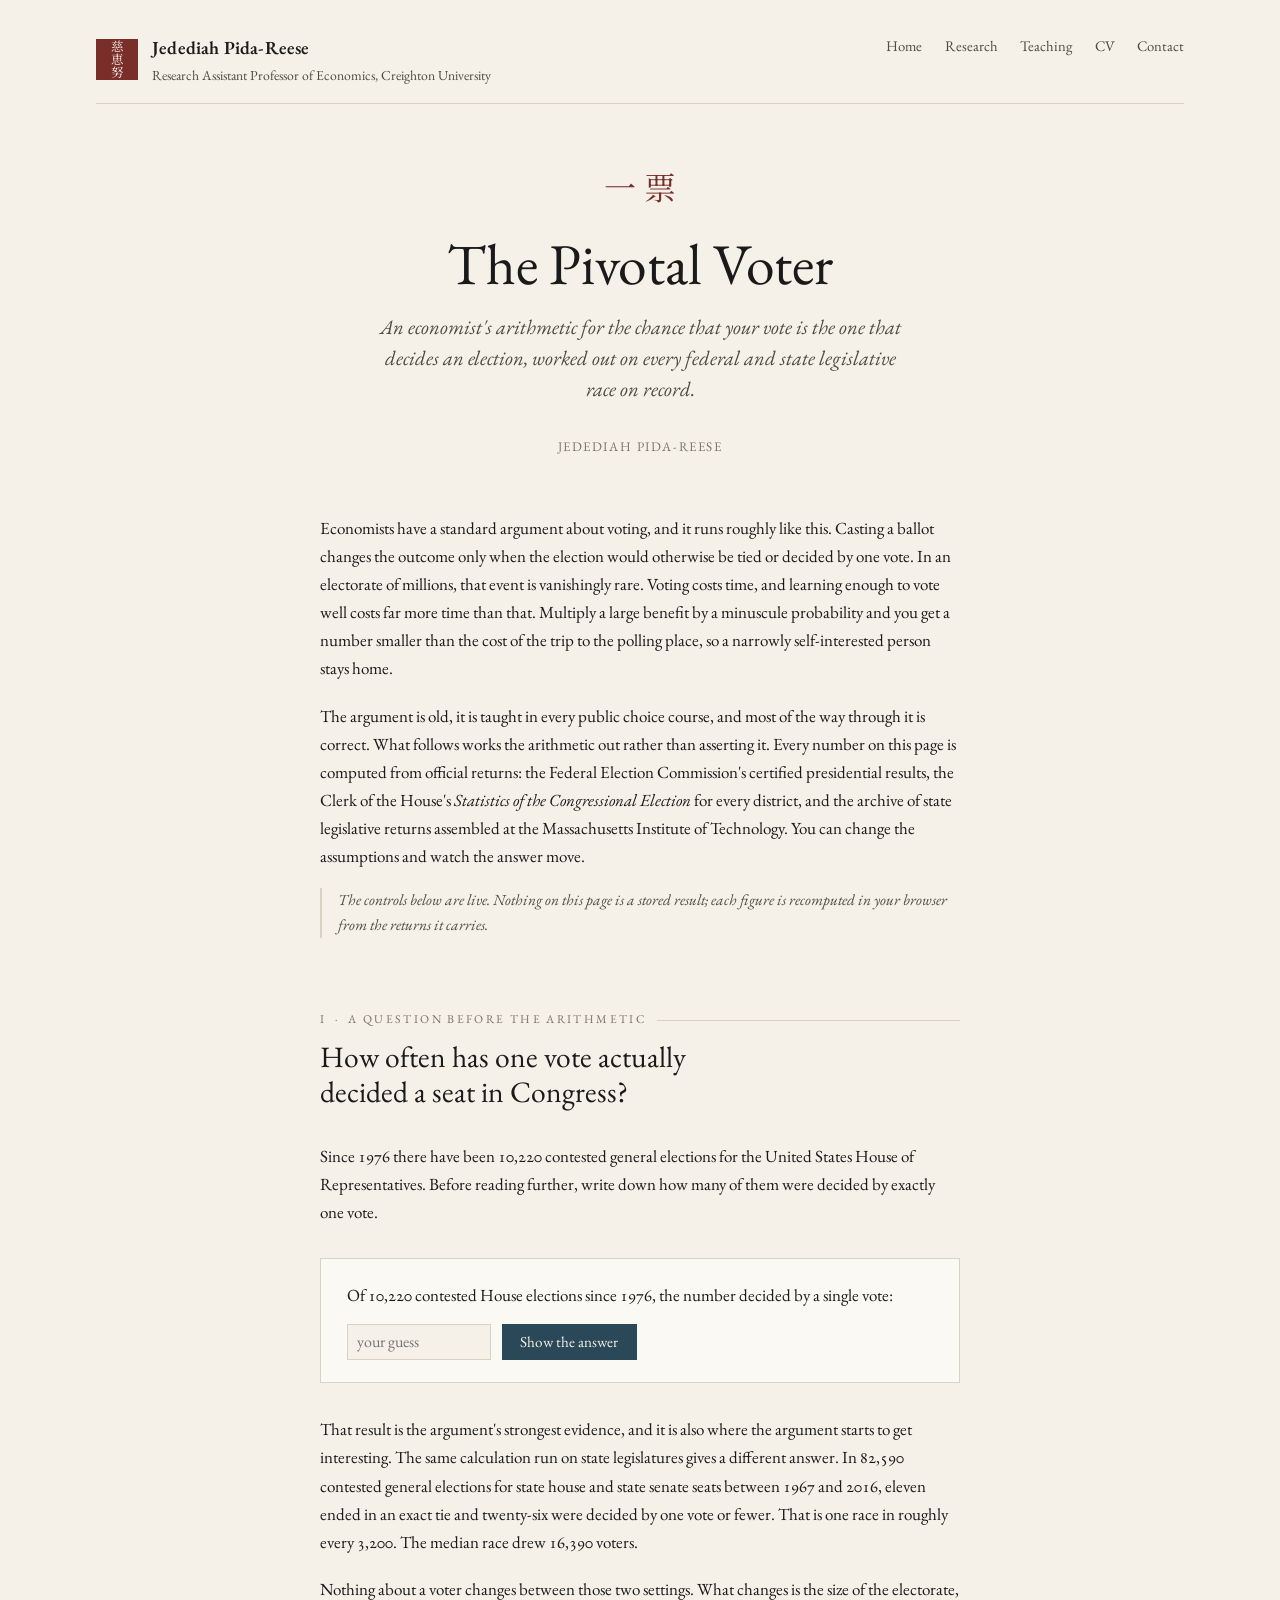
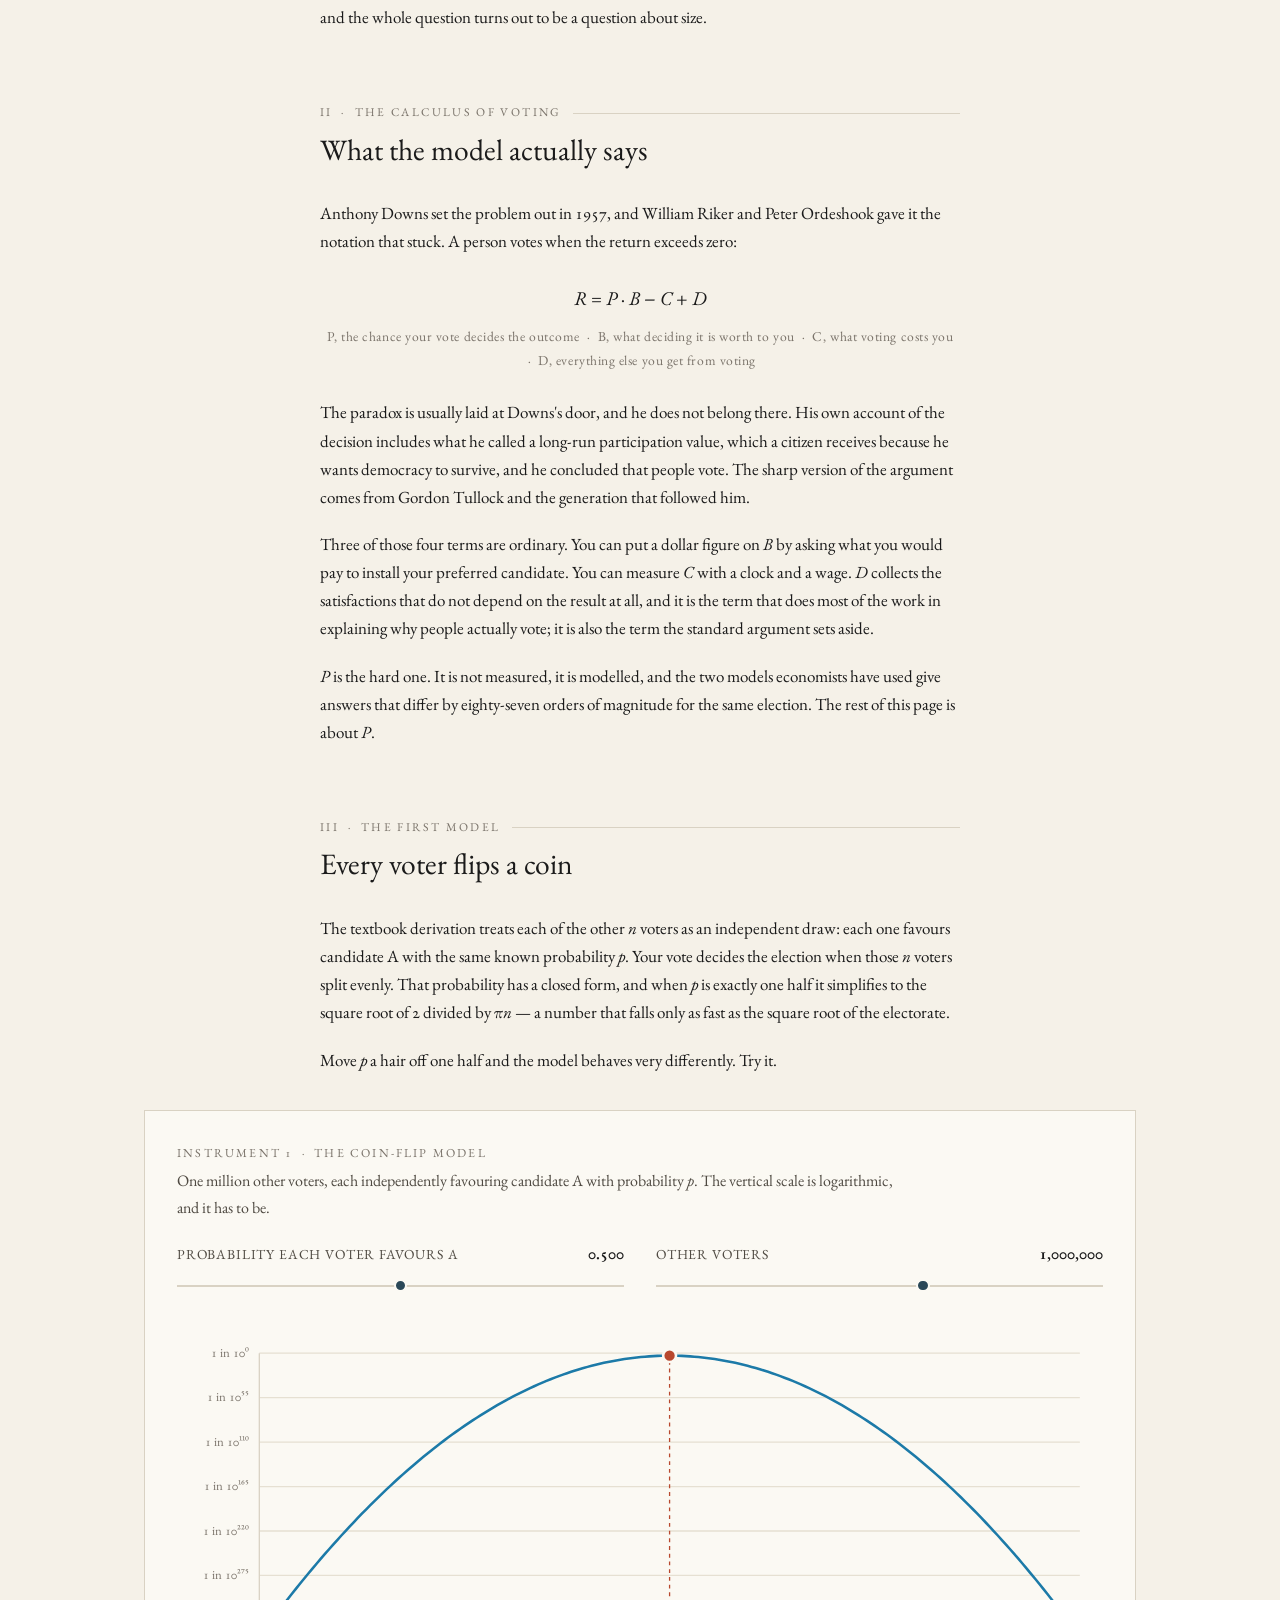
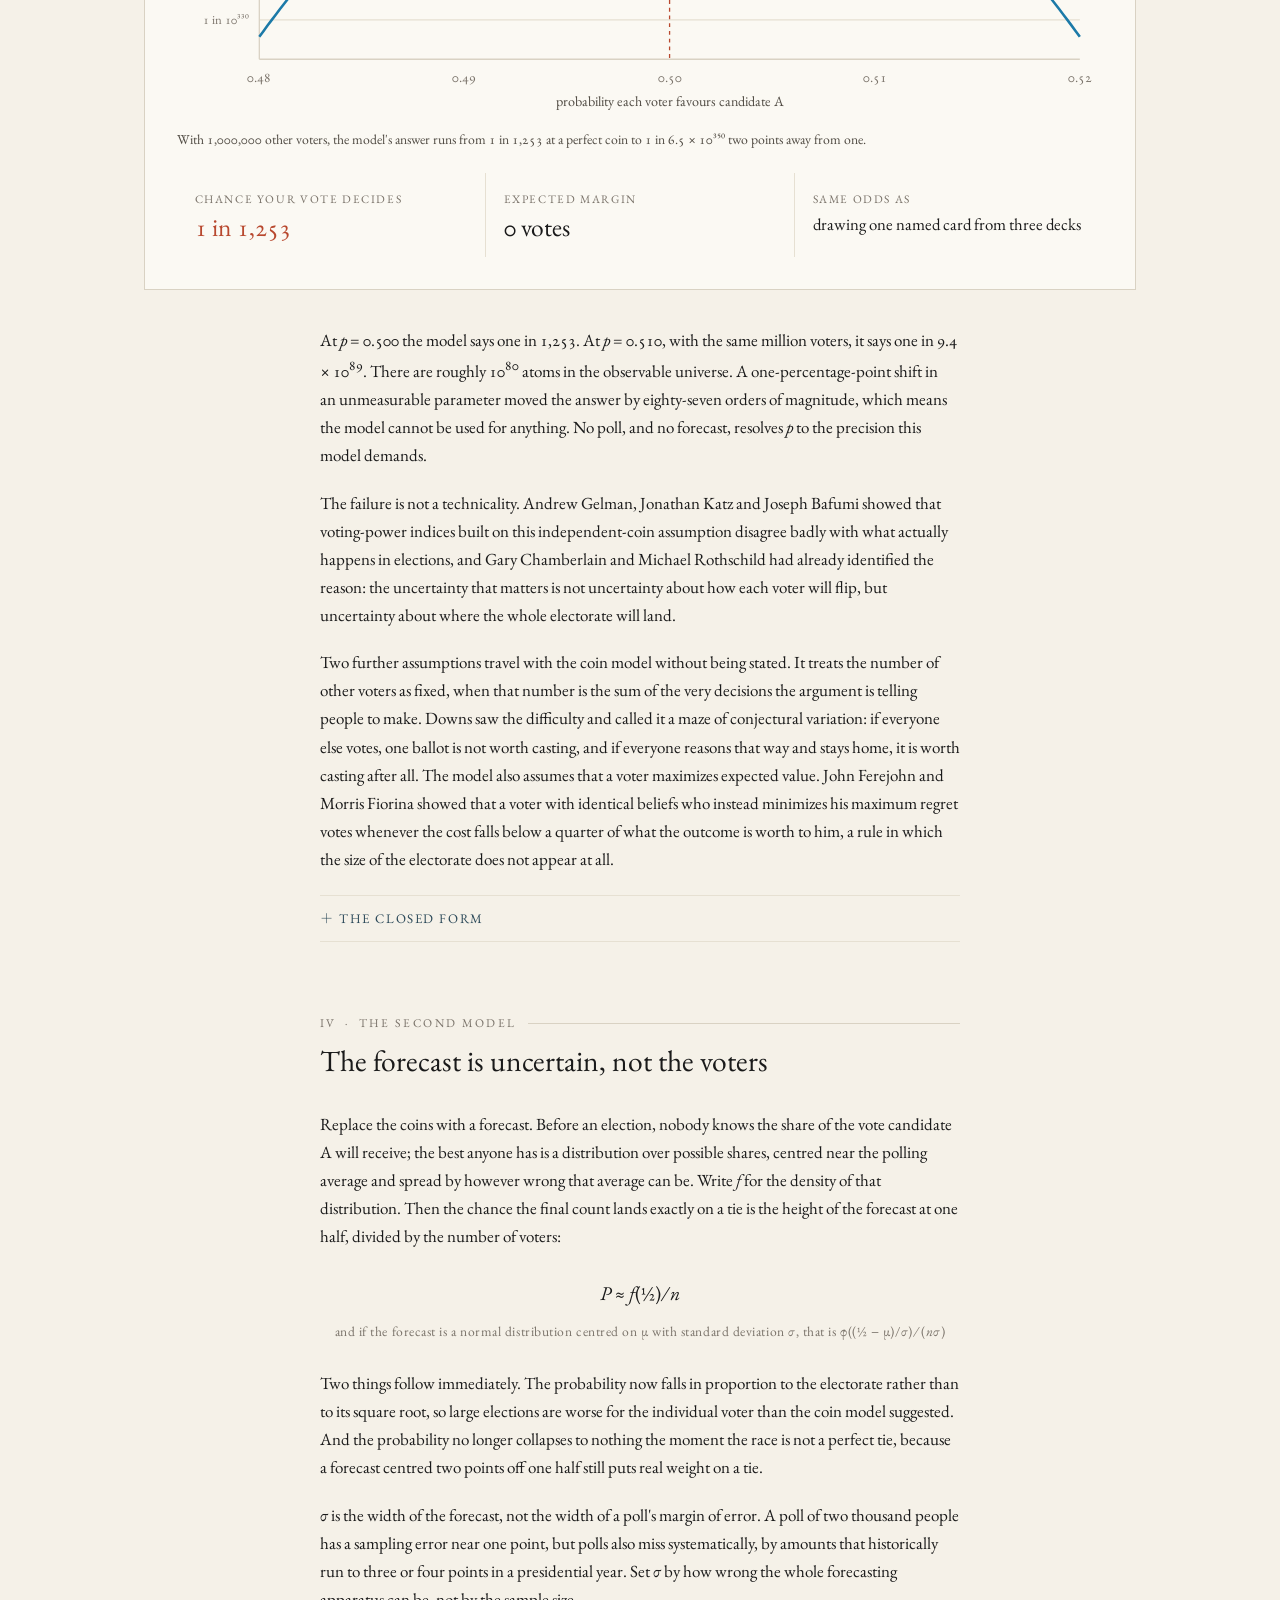
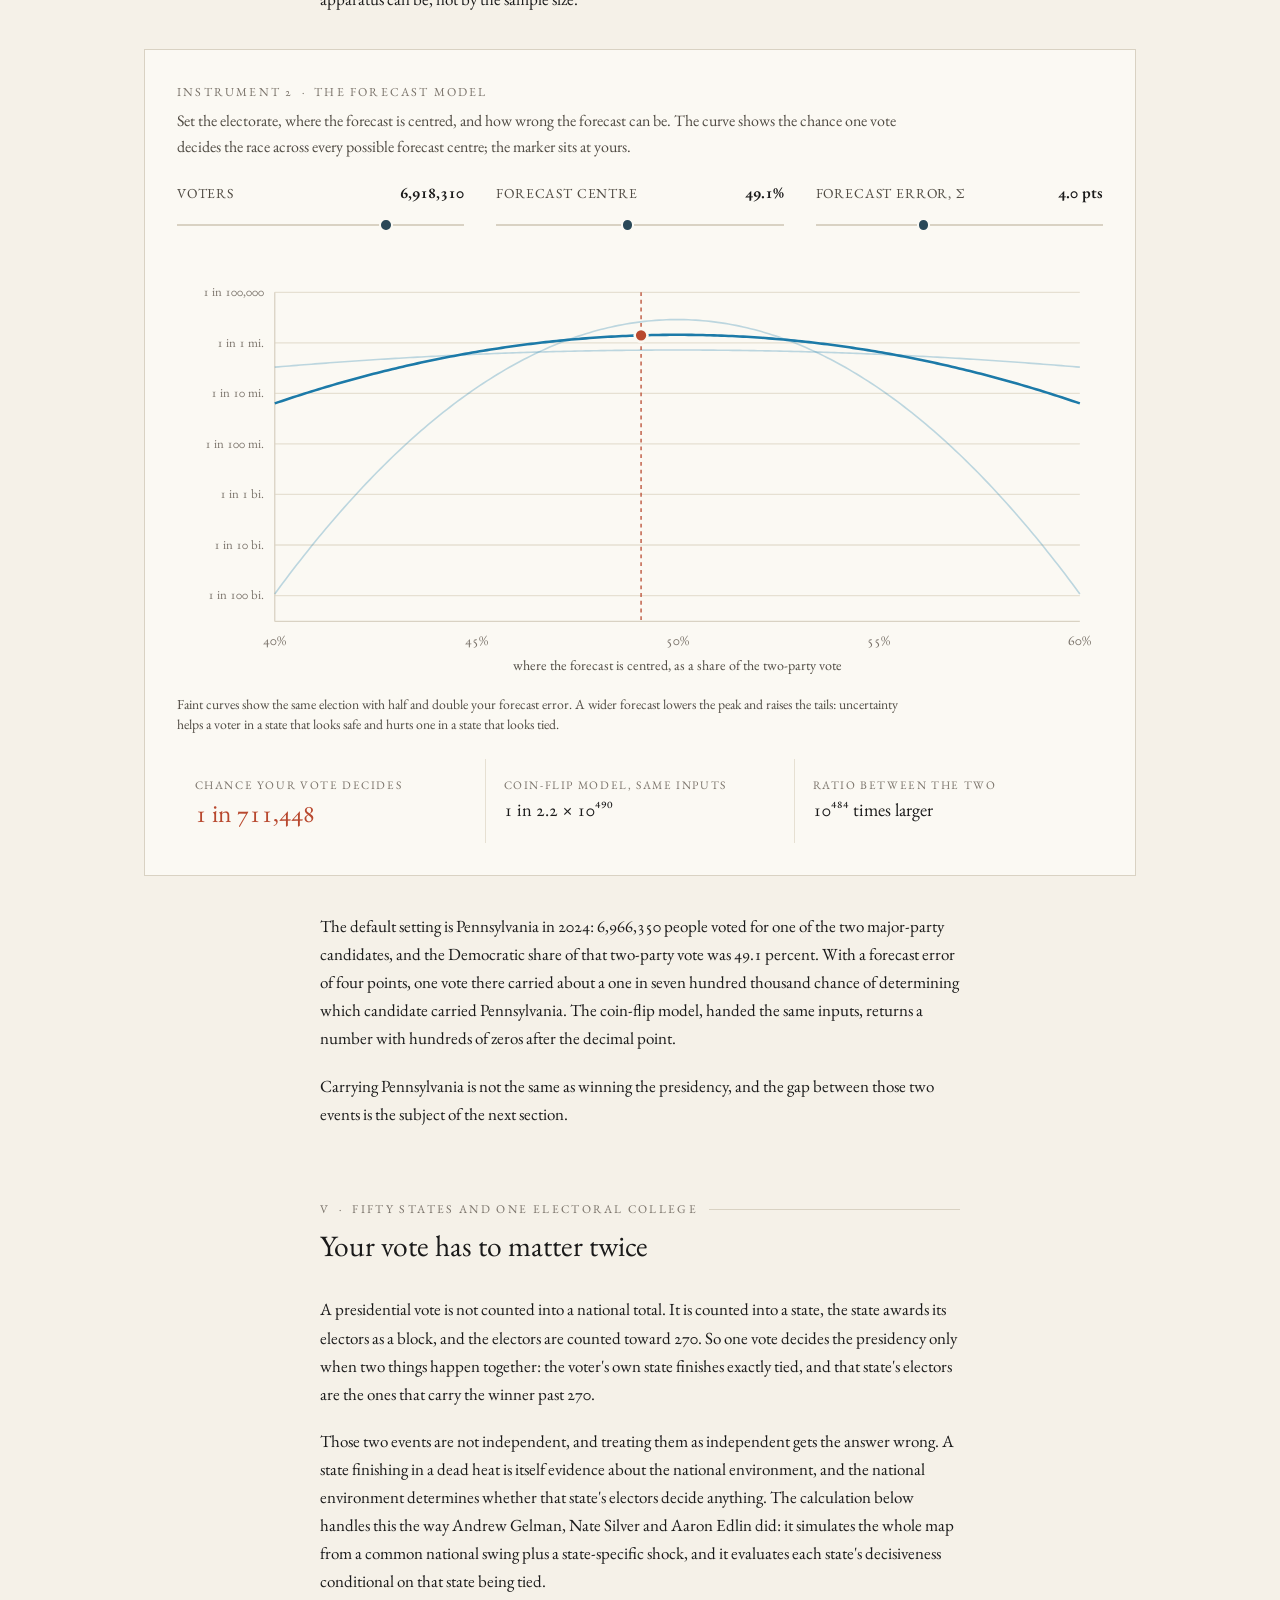
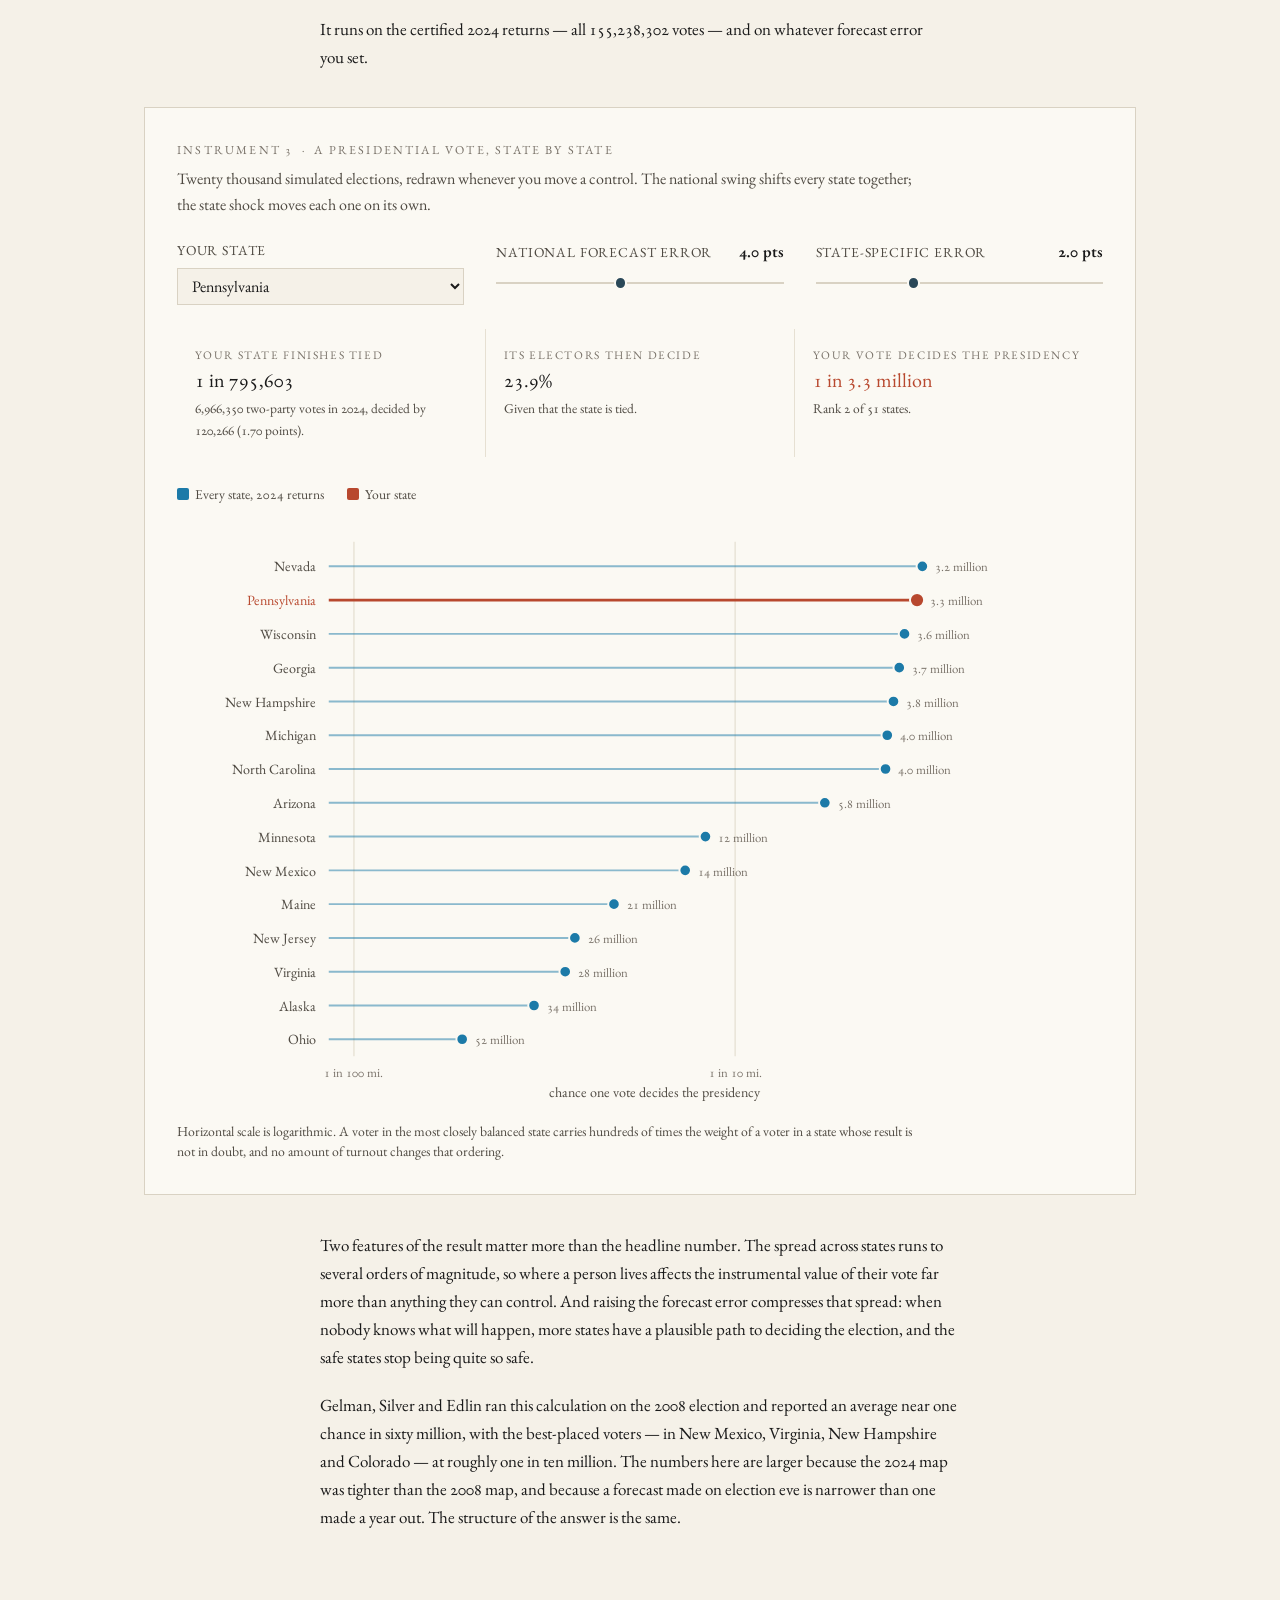
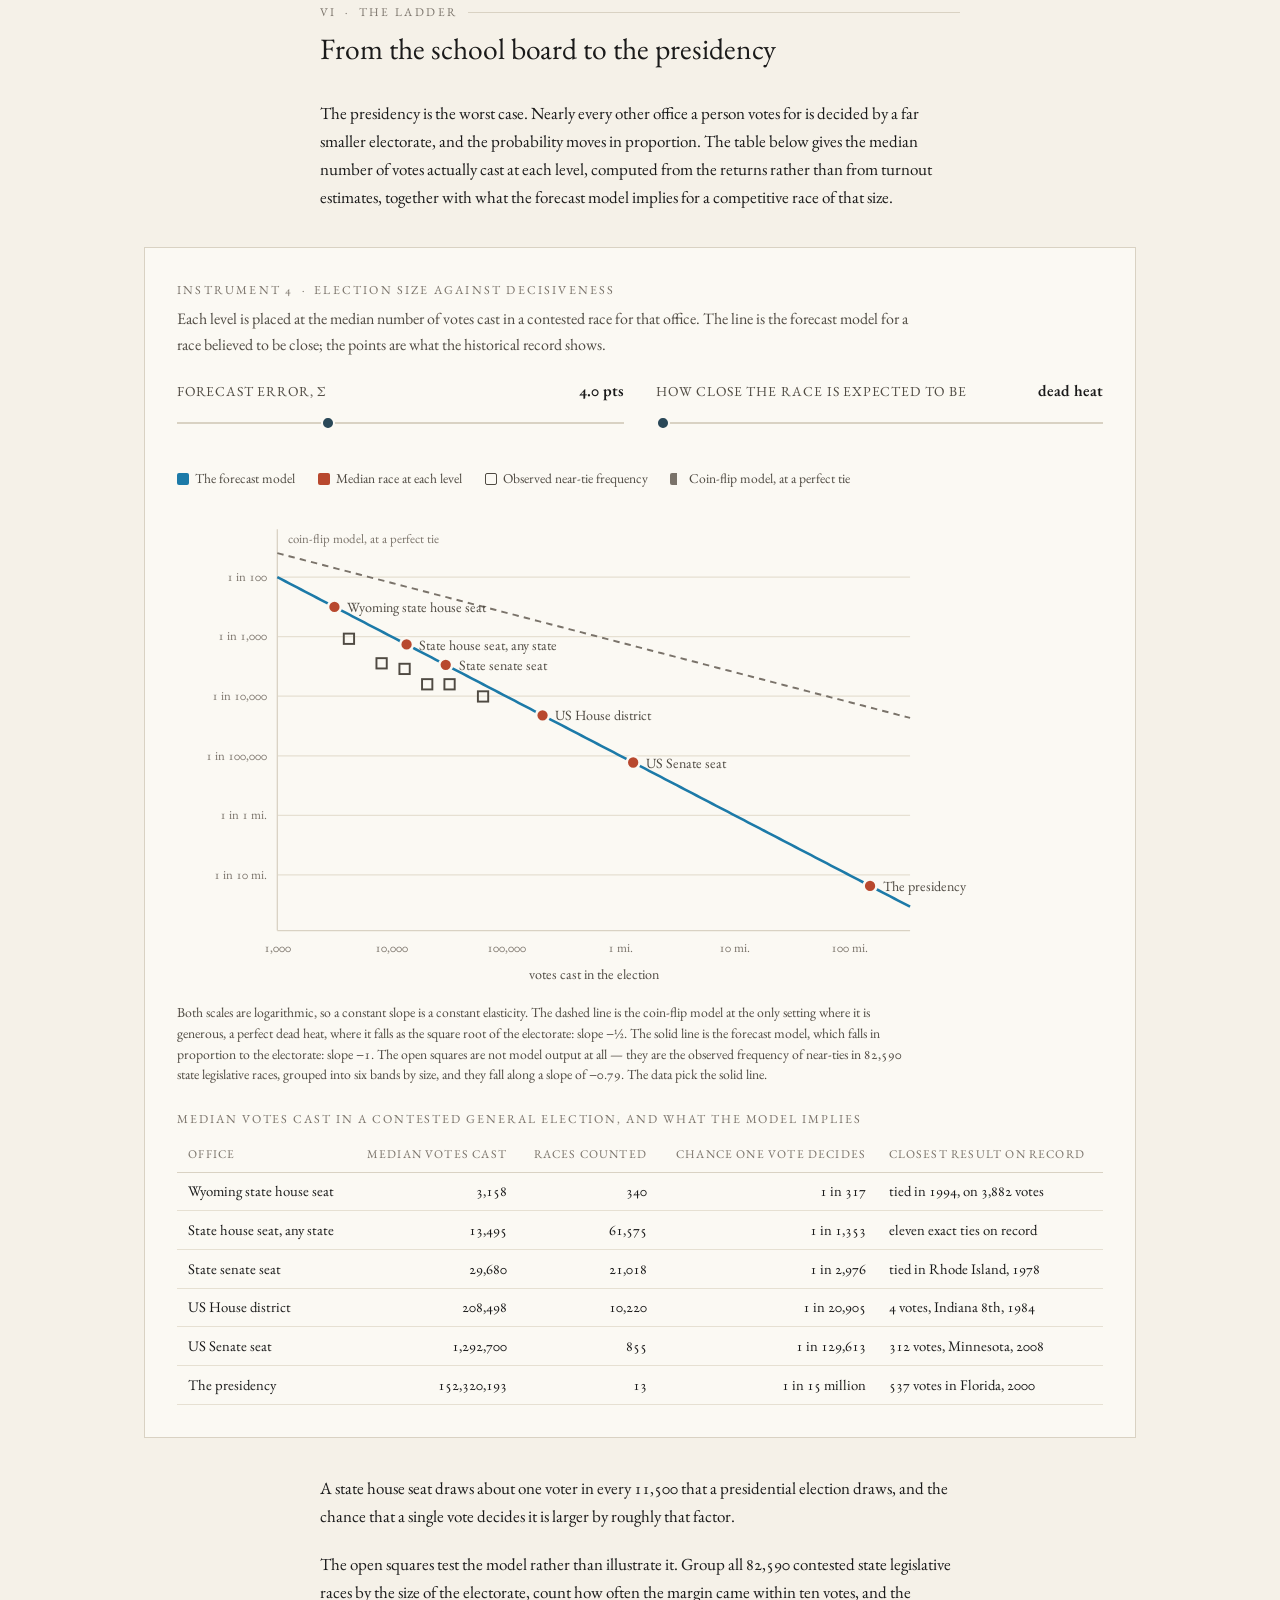
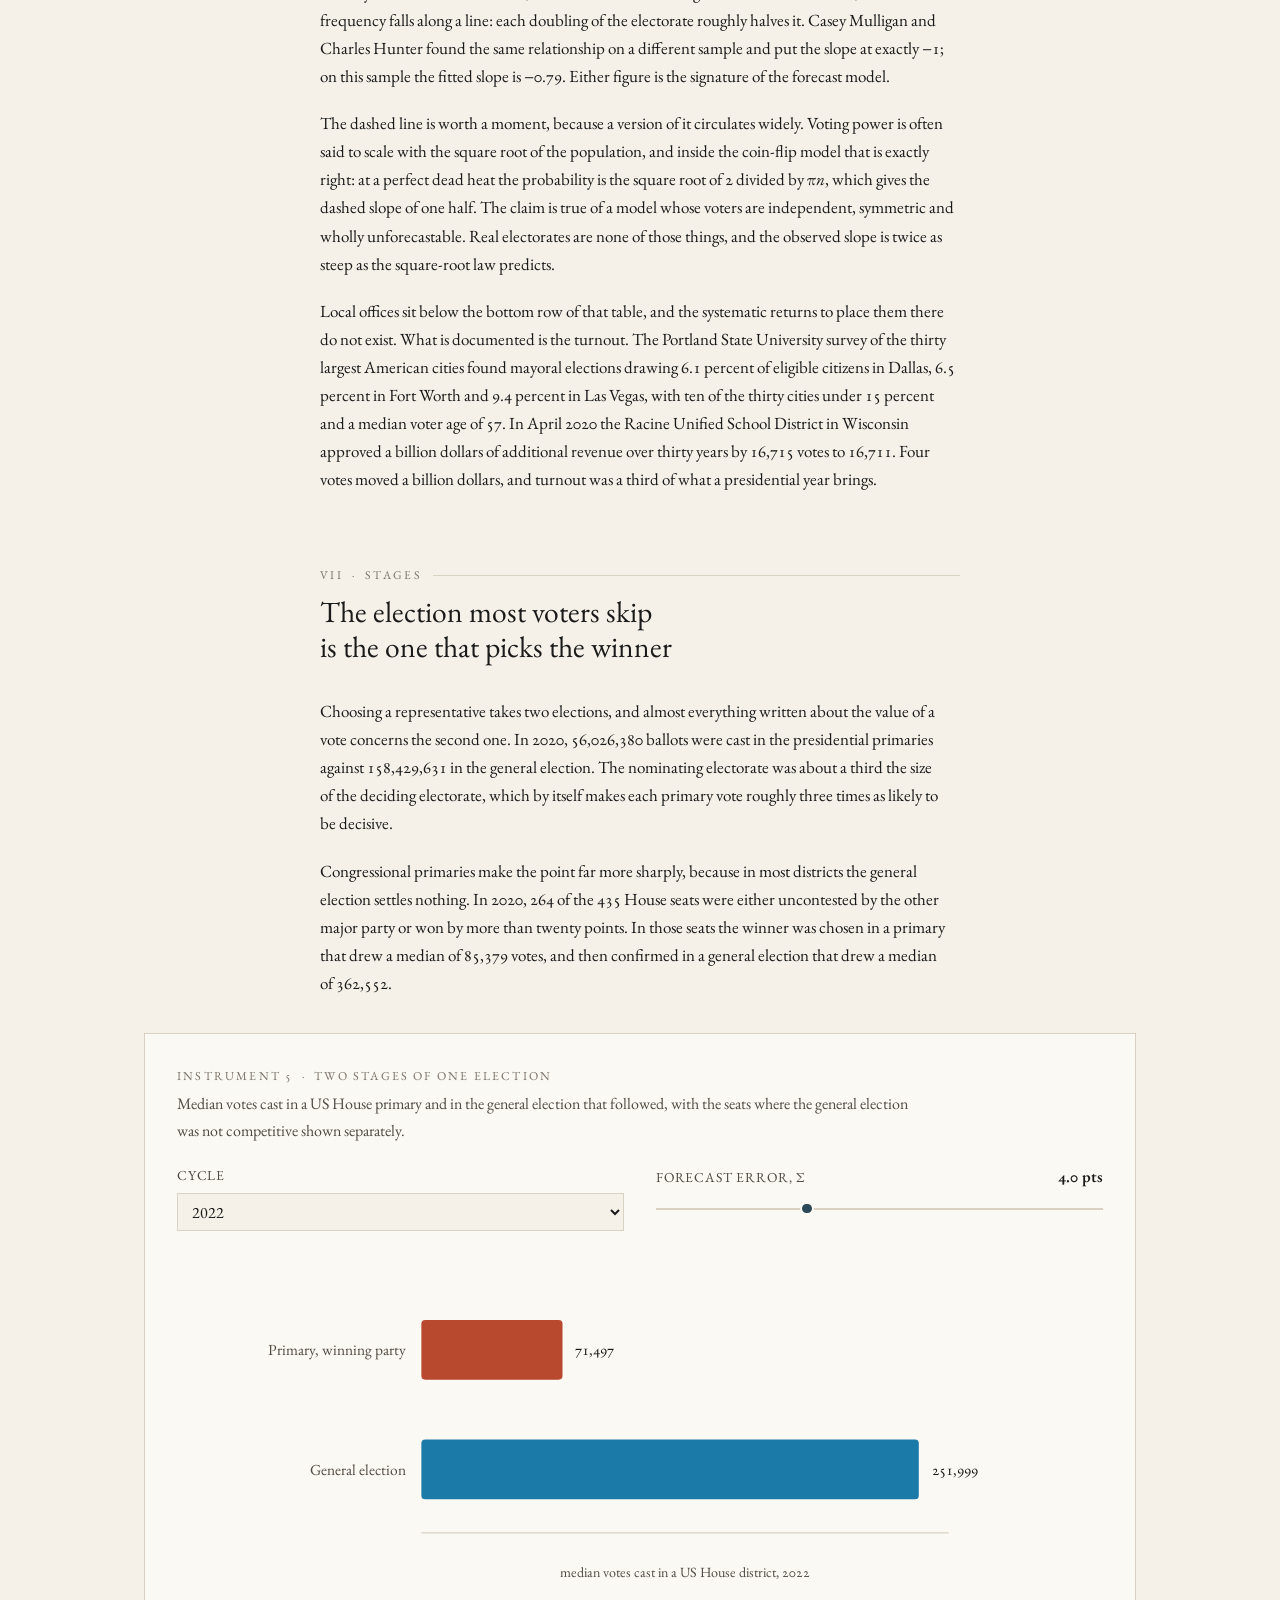
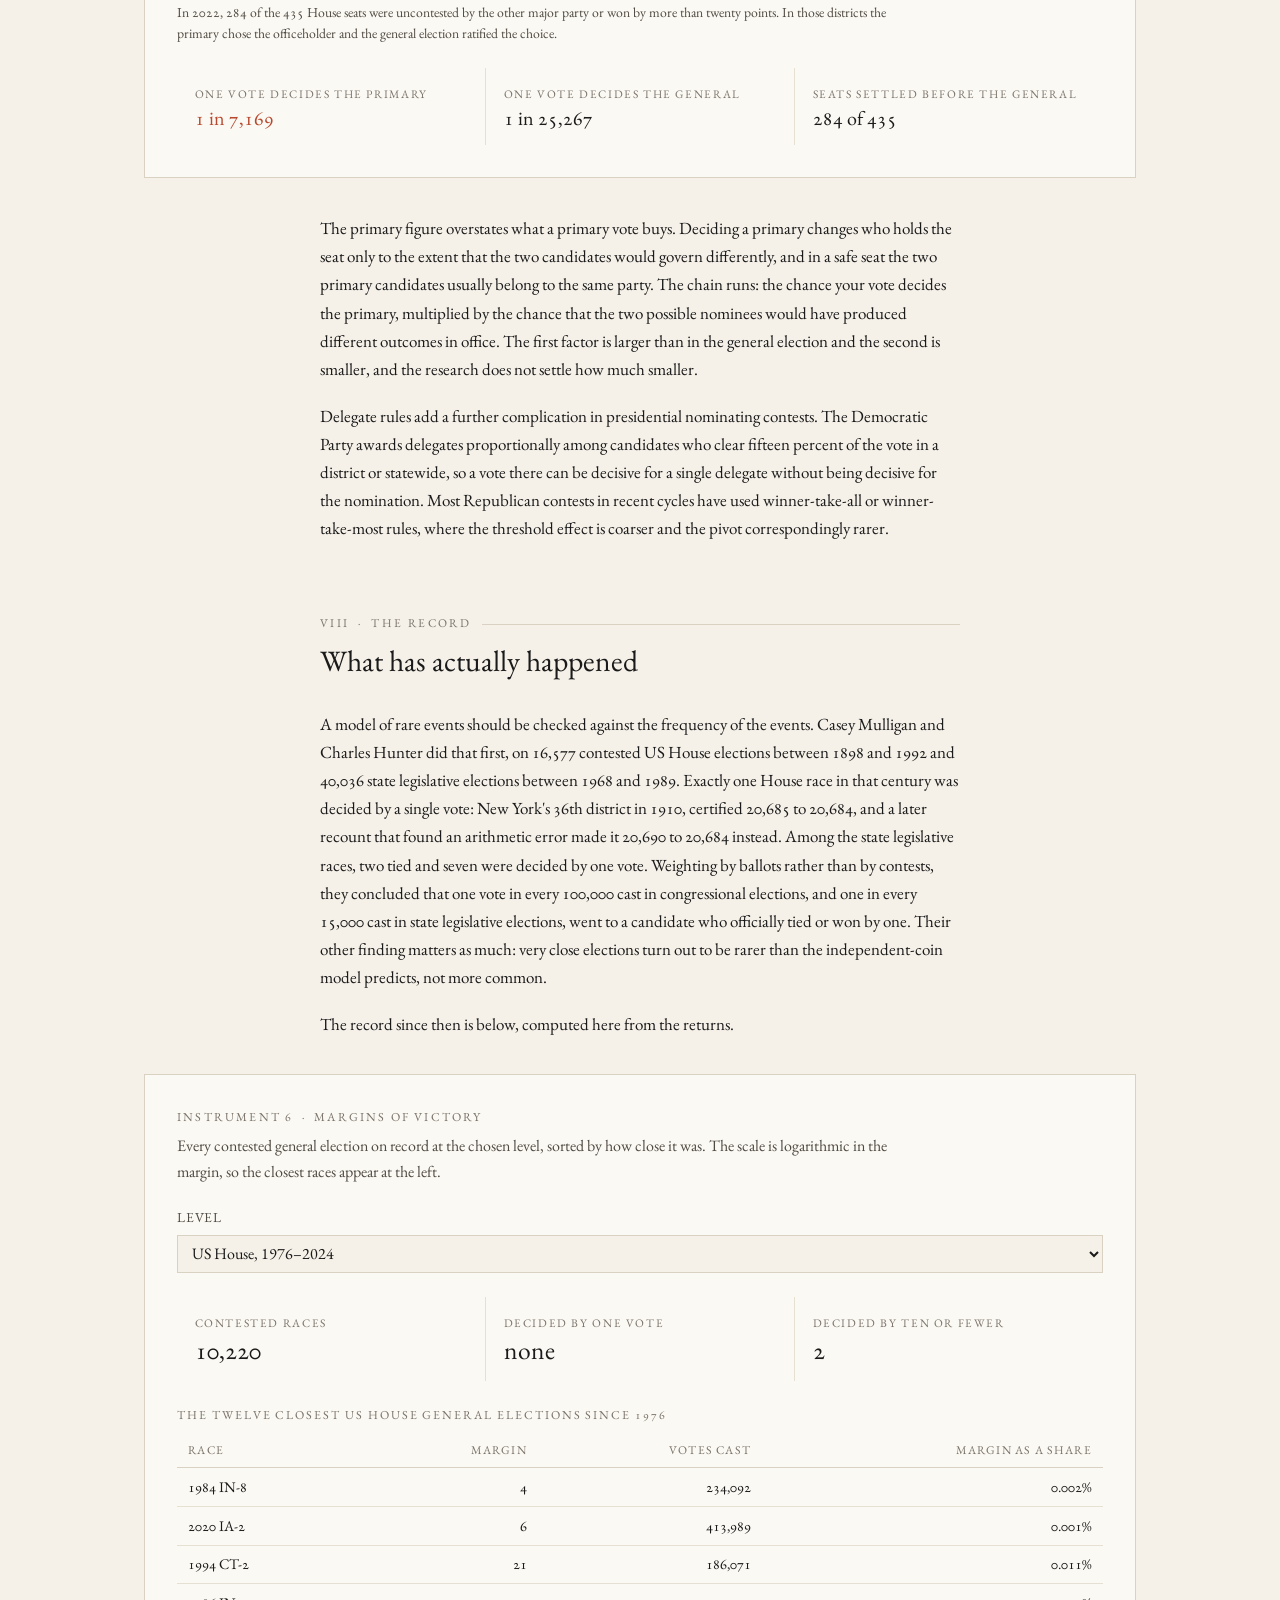
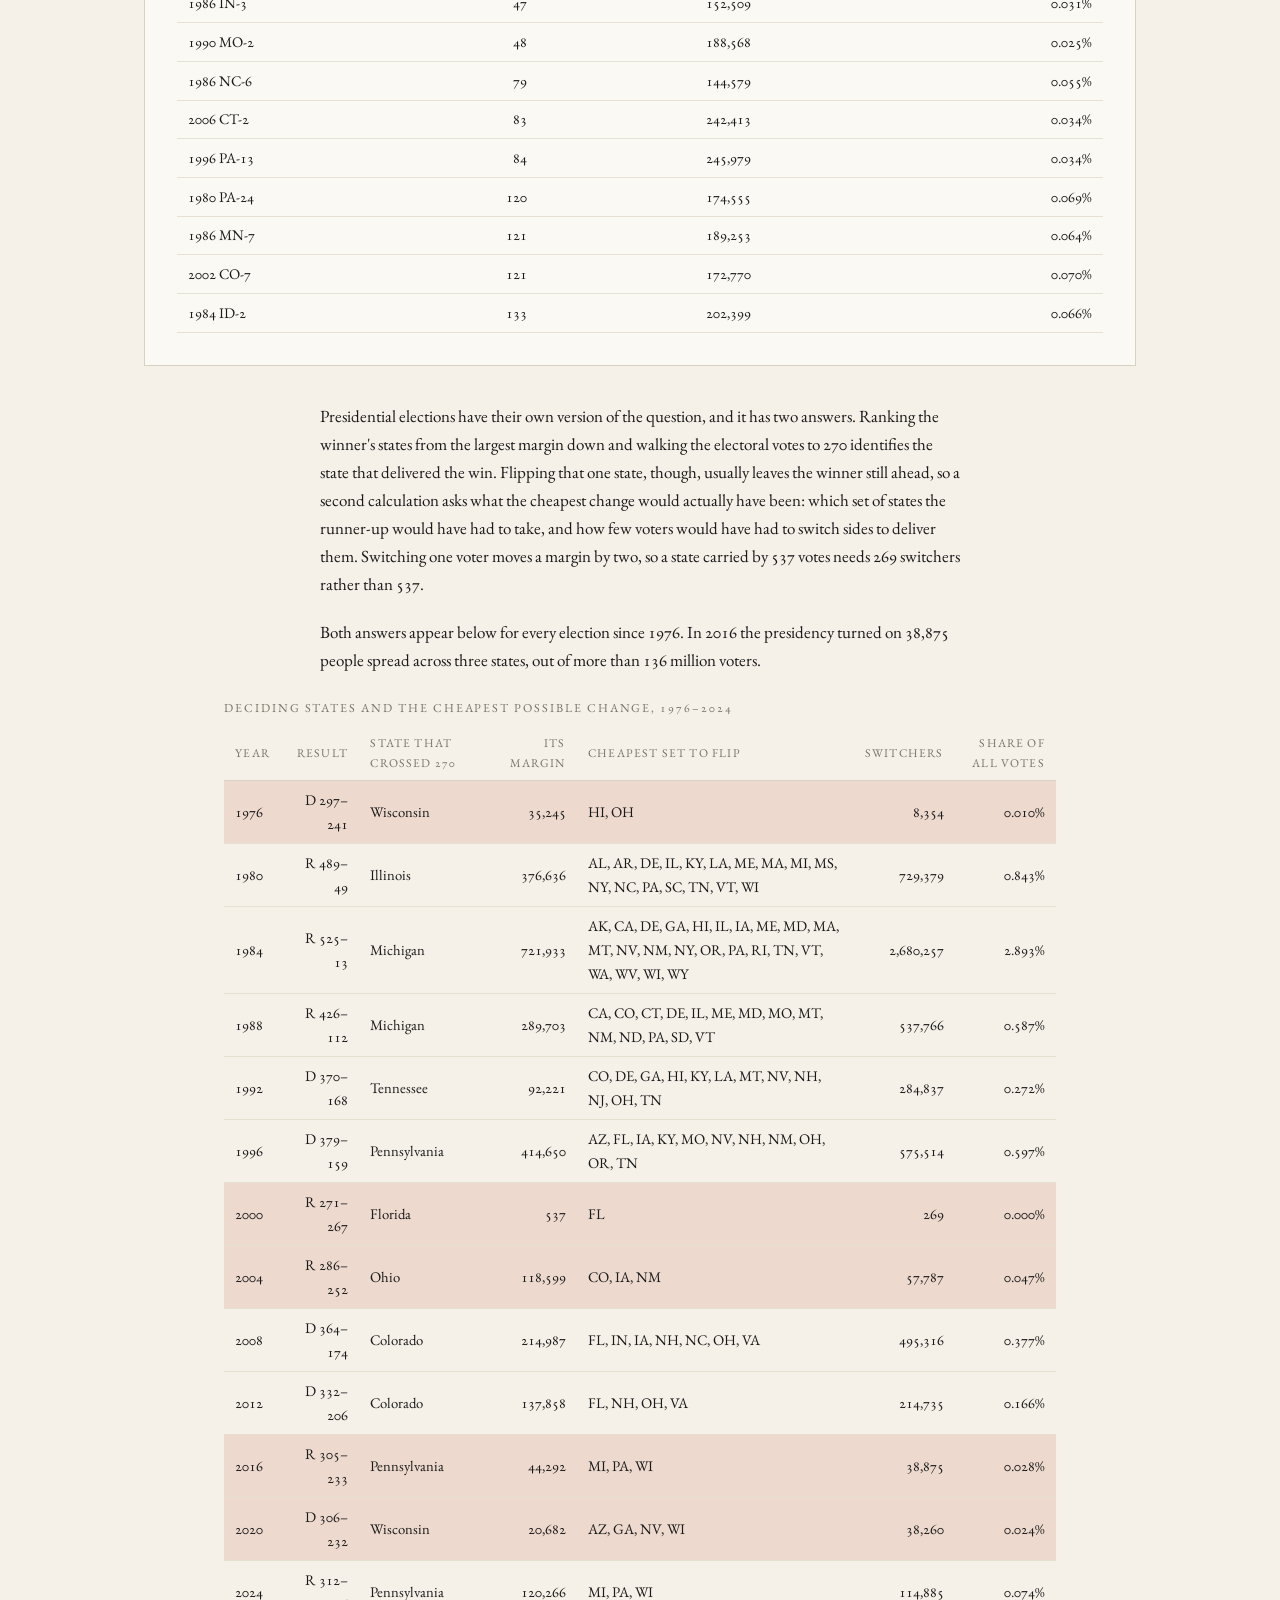
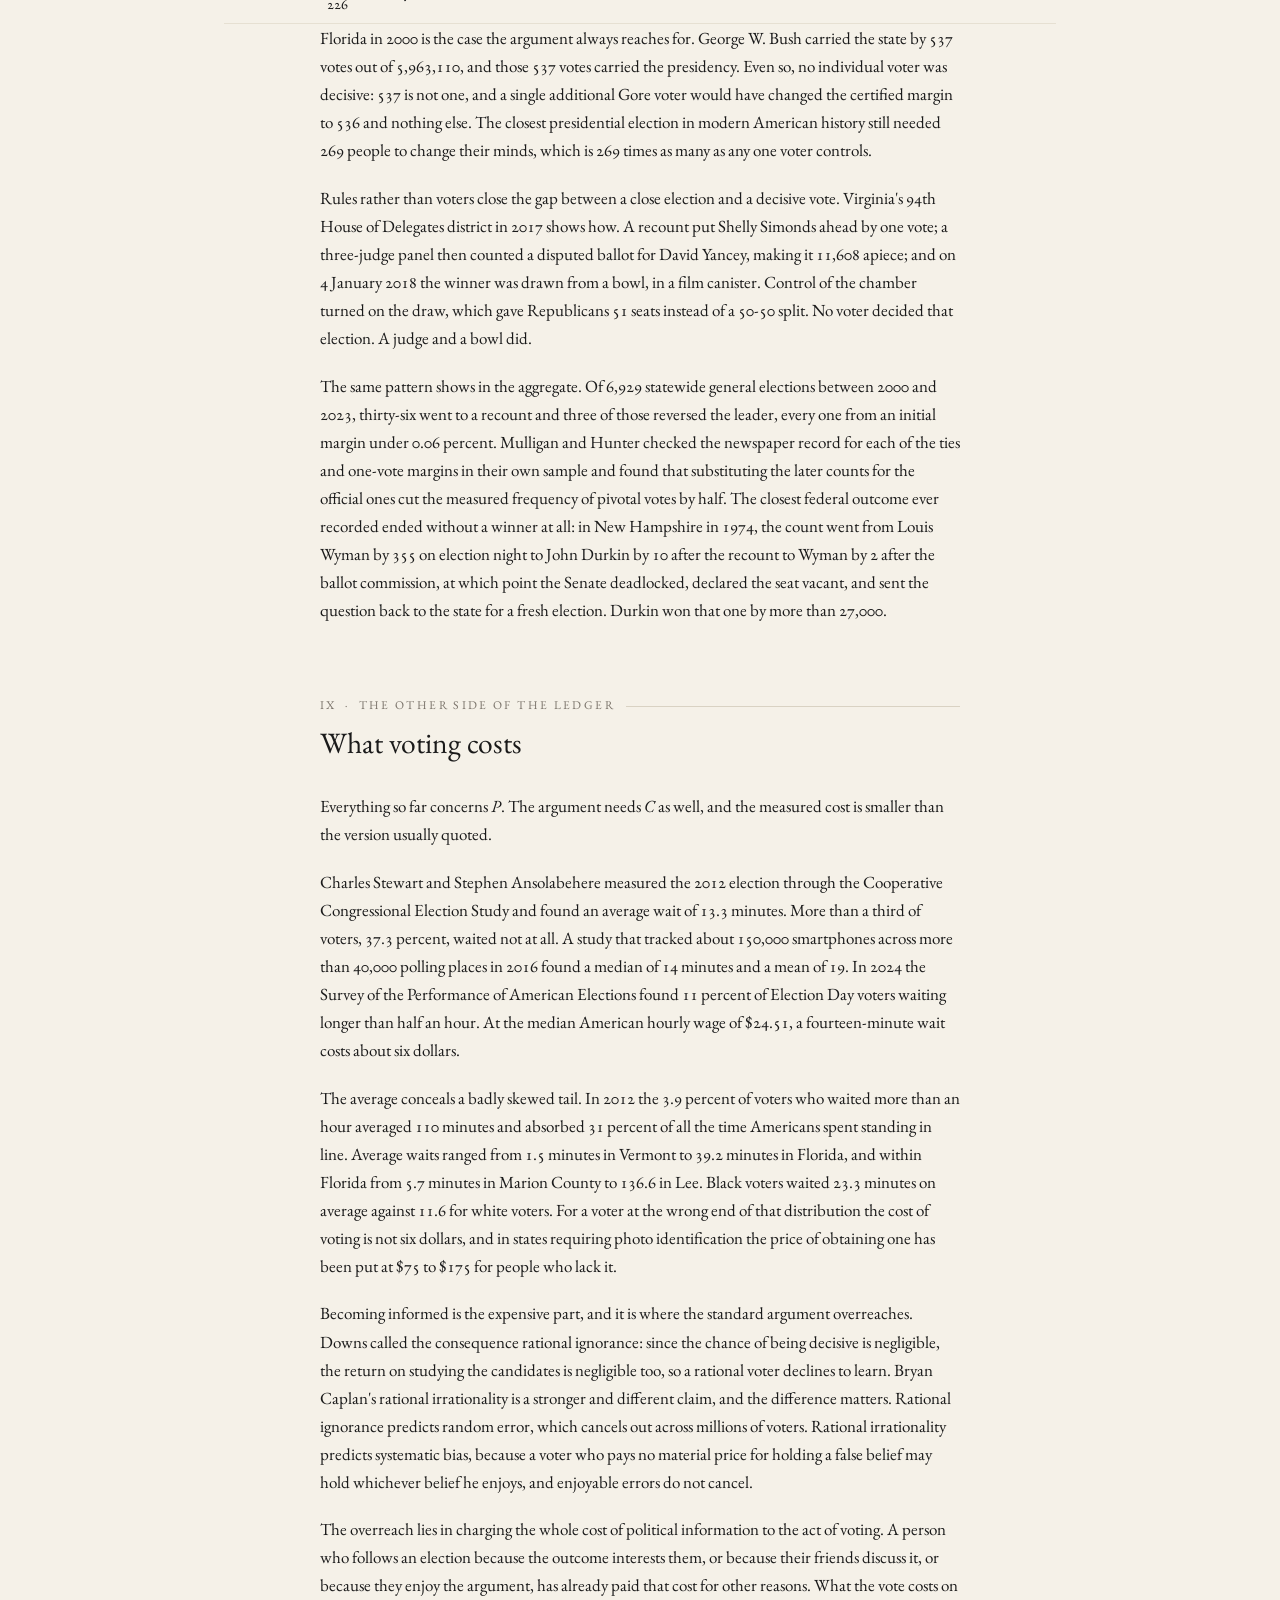
<file: the-pivotal-voter.html>
<!doctype html>
<html lang="en">
<head>
<meta charset="utf-8">
<meta name="viewport" content="width=device-width, initial-scale=1">
<title>The Pivotal Voter</title>
<meta name="description" content="An interactive account of how economists calculate the chance that one vote decides an election, built on official returns from every federal and state legislative race on record.">
<link rel="preconnect" href="https://fonts.googleapis.com">
<link rel="preconnect" href="https://fonts.gstatic.com" crossorigin>
<link rel="stylesheet" href="https://fonts.googleapis.com/css2?family=EB+Garamond:ital,wght@0,400..700;1,400..700&family=Noto+Serif+JP:wght@400;500;600&display=swap">
<style>
/* ===========================================================================
   The Pivotal Voter
   Visual system inherited from jedediahpidareese.com: sumi ink on washi paper,
   EB Garamond, indigo accents, hairline rules, generous negative space.
   Self-contained so the page renders identically on the site and off it.
   Two chart hues are lifted out of the site's indigo and benikara to clear the
   colour-vision and contrast checks against the washi ground.
   =========================================================================== */

:root {
  --ink:        #1a1a1a;
  --ink-soft:   #4f4a42;
  --ink-faint:  #7a736a;
  --paper:      #f5f1e8;
  --paper-deep: #ebe5d3;
  --paper-lift: #fbf9f3;
  --rule:       #d9d2c3;
  --rule-soft:  #e6e0d2;
  --indigo:     #2a4858;
  --indigo-deep:#1a2f3d;
  --benikara:   #7a2e2a;

  --series-a:   #1c7aa8;   /* the model under discussion */
  --series-b:   #b8482e;   /* the reader's own position  */
  --series-a-soft: rgba(28,122,168,0.14);
  --series-b-soft: rgba(184,72,46,0.14);

  --serif: "EB Garamond", Georgia, "Times New Roman", serif;
  --jp:    "Noto Serif JP", "EB Garamond", serif;
  --measure: 40rem;
  --gutter: clamp(1.25rem, 5vw, 4rem);
}

* { box-sizing: border-box; }
html { -webkit-text-size-adjust: 100%; scroll-behavior: smooth; }
@media (prefers-reduced-motion: reduce) {
  html { scroll-behavior: auto; }
  * { animation-duration: 0.01ms !important; transition-duration: 0.01ms !important; }
}

body {
  margin: 0;
  background: var(--paper);
  color: var(--ink);
  font-family: var(--serif);
  font-size: 1.0625rem;
  line-height: 1.65;
  font-feature-settings: "kern", "liga", "onum";
  text-rendering: optimizeLegibility;
  -webkit-font-smoothing: antialiased;
}

.shell { max-width: 76rem; margin: 0 auto; padding: 0 var(--gutter); }

a { color: var(--indigo); text-decoration-thickness: 1px; text-underline-offset: 2px; }
a:hover { color: var(--benikara); }
:focus-visible { outline: 2px solid var(--indigo); outline-offset: 2px; }

/* --- masthead ------------------------------------------------------------ */
.site-header {
  display: flex; flex-wrap: wrap; gap: 1rem 2rem;
  align-items: baseline; justify-content: space-between;
  padding: 2rem 0 1rem;
}
.site-id { display: flex; align-items: center; gap: 0.9rem; }
.hanko {
  font-family: var(--jp); font-size: 0.78rem; line-height: 1.05;
  display: grid; place-content: center; text-align: center;
  width: 2.6rem; height: 2.6rem; flex: 0 0 auto;
  color: var(--paper); background: var(--benikara);
  text-decoration: none; letter-spacing: 0;
}
.site-name { font-size: 1.15rem; font-weight: 600; margin: 0; letter-spacing: 0.01em; }
.site-name a { color: var(--ink); text-decoration: none; }
.site-tagline { margin: 0.1rem 0 0; font-size: 0.86rem; color: var(--ink-soft); }
.site-nav { display: flex; gap: 1.4rem; font-size: 0.92rem; }
.site-nav a { color: var(--ink-soft); text-decoration: none; }
.site-nav a:hover { color: var(--benikara); }

/* --- title block --------------------------------------------------------- */
.masthead-rule { border: 0; border-top: 1px solid var(--rule); margin: 0 0 3.5rem; }

.title-block { max-width: 48rem; margin: 0 auto 3.5rem; text-align: center; }
.piece-mark {
  font-family: var(--jp); font-size: 2rem; color: var(--benikara);
  letter-spacing: 0.28em; margin: 0 0 1.2rem; padding-left: 0.28em;
}
h1 {
  font-size: clamp(2.4rem, 6vw, 3.6rem); font-weight: 400; line-height: 1.12;
  margin: 0 0 1rem; text-wrap: balance; letter-spacing: -0.005em;
}
.standfirst {
  font-size: 1.28rem; line-height: 1.5; font-style: italic;
  color: var(--ink-soft); margin: 0 auto; max-width: 34rem; text-wrap: pretty;
}
.byline {
  margin: 2rem 0 0; font-size: 0.82rem; letter-spacing: 0.12em;
  text-transform: uppercase; color: var(--ink-faint);
}

/* --- prose --------------------------------------------------------------- */
main { padding-bottom: 5rem; }
.prose { max-width: var(--measure); margin-left: auto; margin-right: auto; }
.prose > * + * { margin-top: 1.15em; }
p { margin: 0; text-wrap: pretty; }

section { margin-top: 4.5rem; }
.section-head { max-width: var(--measure); margin: 0 auto 2rem; }
.eyebrow {
  font-size: 0.74rem; letter-spacing: 0.2em; text-transform: uppercase;
  color: var(--ink-faint); margin: 0 0 0.55rem;
  display: flex; align-items: center; gap: 0.7rem;
}
.eyebrow::after { content: ""; flex: 1; height: 1px; background: var(--rule); }
h2 { font-size: 1.85rem; font-weight: 400; line-height: 1.2; margin: 0; text-wrap: balance; }
h3 { font-size: 1.18rem; font-weight: 600; margin: 0 0 0.4rem; }

.lede-note {
  font-size: 0.96rem; color: var(--ink-soft); font-style: italic;
  border-left: 2px solid var(--rule); padding-left: 1rem;
}

/* --- instruments --------------------------------------------------------- */
.panel {
  max-width: 62rem; margin: 2.25rem auto; background: var(--paper-lift);
  border: 1px solid var(--rule); padding: clamp(1.1rem, 3vw, 2rem);
}
.panel-head { margin: 0 0 1.25rem; }
.panel-title {
  font-size: 0.76rem; letter-spacing: 0.18em; text-transform: uppercase;
  color: var(--ink-faint); margin: 0 0 0.35rem;
}
.panel-lead { font-size: 1rem; color: var(--ink-soft); margin: 0; max-width: 46rem; }

.controls { display: grid; gap: 1.1rem 2rem; margin-bottom: 1.5rem; }
.controls.two { grid-template-columns: repeat(auto-fit, minmax(15rem, 1fr)); }
.controls.three { grid-template-columns: repeat(auto-fit, minmax(12rem, 1fr)); }

.ctrl label {
  display: flex; justify-content: space-between; align-items: baseline;
  gap: 1rem; font-size: 0.86rem; letter-spacing: 0.06em;
  text-transform: uppercase; color: var(--ink-soft); margin-bottom: 0.4rem;
}
.ctrl .val {
  font-variant-numeric: tabular-nums lining-nums; font-size: 1rem;
  letter-spacing: 0; text-transform: none; color: var(--ink); font-weight: 600;
}
input[type="range"] {
  -webkit-appearance: none; appearance: none; width: 100%; height: 1.5rem;
  background: transparent; cursor: pointer; margin: 0;
}
input[type="range"]::-webkit-slider-runnable-track {
  height: 2px; background: var(--rule); border-radius: 0;
}
input[type="range"]::-moz-range-track { height: 2px; background: var(--rule); }
input[type="range"]::-webkit-slider-thumb {
  -webkit-appearance: none; appearance: none; width: 0.85rem; height: 0.85rem;
  border-radius: 50%; background: var(--indigo); margin-top: -0.39rem;
  border: 2px solid var(--paper-lift);
}
input[type="range"]::-moz-range-thumb {
  width: 0.85rem; height: 0.85rem; border-radius: 50%; background: var(--indigo);
  border: 2px solid var(--paper-lift);
}
select, input[type="number"], input[type="text"] {
  font-family: var(--serif); font-size: 1rem; color: var(--ink);
  background: var(--paper); border: 1px solid var(--rule);
  padding: 0.4rem 0.6rem; width: 100%;
  font-variant-numeric: tabular-nums lining-nums;
}
button {
  font-family: var(--serif); font-size: 0.95rem; color: var(--paper);
  background: var(--indigo); border: 1px solid var(--indigo);
  padding: 0.45rem 1.1rem; cursor: pointer;
}
button:hover { background: var(--indigo-deep); border-color: var(--indigo-deep); }
button.ghost { background: transparent; color: var(--indigo); }
button.ghost:hover { background: var(--paper-deep); color: var(--indigo-deep); }

/* --- readouts ------------------------------------------------------------ */
.readout { display: grid; gap: 1px; background: var(--rule-soft); margin: 1.5rem 0 0; }
.readout.two { grid-template-columns: repeat(auto-fit, minmax(13rem, 1fr)); }
.readout.three { grid-template-columns: repeat(auto-fit, minmax(11rem, 1fr)); }
.stat { background: var(--paper-lift); padding: 1rem 1.1rem; }
.stat-label {
  font-size: 0.72rem; letter-spacing: 0.14em; text-transform: uppercase;
  color: var(--ink-faint); margin: 0 0 0.3rem;
}
.stat-value {
  font-size: 1.6rem; line-height: 1.1; margin: 0;
  font-variant-numeric: tabular-nums lining-nums;
}
.stat-value.accent { color: var(--series-b); }
.stat-note { font-size: 0.84rem; color: var(--ink-soft); margin: 0.35rem 0 0; }

.hero-number {
  font-size: clamp(2.6rem, 8vw, 4.4rem); line-height: 1; margin: 0;
  font-variant-numeric: tabular-nums lining-nums; color: var(--indigo);
}

/* --- figures ------------------------------------------------------------- */
figure { margin: 0; }
.figwrap { overflow-x: auto; }
svg { display: block; max-width: 100%; height: auto; }
figcaption {
  font-size: 0.86rem; color: var(--ink-soft); margin-top: 0.8rem;
  max-width: 46rem; line-height: 1.5;
}
.legend {
  display: flex; flex-wrap: wrap; gap: 0.4rem 1.4rem; margin: 0 0 0.7rem;
  font-size: 0.85rem; color: var(--ink-soft);
}
.legend span { display: inline-flex; align-items: center; gap: 0.4rem; }
.swatch { width: 0.75rem; height: 0.75rem; flex: 0 0 auto; border-radius: 2px; }

/* --- tables -------------------------------------------------------------- */
.table-wrap { overflow-x: auto; margin: 1.5rem 0 0; }
table { border-collapse: collapse; width: 100%; font-size: 0.92rem; }
caption {
  text-align: left; font-size: 0.76rem; letter-spacing: 0.16em;
  text-transform: uppercase; color: var(--ink-faint); padding-bottom: 0.6rem;
}
th, td { padding: 0.42rem 0.7rem; text-align: left; border-bottom: 1px solid var(--rule-soft); }
th {
  font-size: 0.74rem; letter-spacing: 0.1em; text-transform: uppercase;
  color: var(--ink-faint); font-weight: 400; border-bottom: 1px solid var(--rule);
}
td.num, th.num { text-align: right; font-variant-numeric: tabular-nums lining-nums; }
tbody tr:hover { background: var(--paper-deep); }
tr.marked td { background: var(--series-b-soft); }

/* --- formula ------------------------------------------------------------- */
.formula {
  margin: 1.6rem auto; max-width: var(--measure); text-align: center;
  font-size: 1.22rem; line-height: 1.8; color: var(--ink);
}
.formula em { font-style: italic; }
.formula .gloss {
  display: block; font-size: 0.85rem; color: var(--ink-faint);
  letter-spacing: 0.04em; margin-top: 0.5rem; font-style: normal;
}
details.math {
  max-width: var(--measure); margin: 1.4rem auto; font-size: 0.95rem;
  border-top: 1px solid var(--rule-soft); border-bottom: 1px solid var(--rule-soft);
  padding: 0.7rem 0;
}
details.math summary {
  cursor: pointer; color: var(--indigo); list-style: none;
  font-size: 0.82rem; letter-spacing: 0.12em; text-transform: uppercase;
}
details.math summary::-webkit-details-marker { display: none; }
details.math summary::before { content: "＋ "; font-family: var(--jp); }
details.math[open] summary::before { content: "－ "; }
details.math > *:not(summary) { margin-top: 0.9rem; color: var(--ink-soft); }

/* --- prediction prompt --------------------------------------------------- */
.guess {
  max-width: var(--measure); margin: 2rem auto; padding: 1.4rem 1.6rem;
  border: 1px solid var(--rule); background: var(--paper-lift);
}
.guess-row { display: flex; flex-wrap: wrap; gap: 0.7rem; align-items: center; margin-top: 0.9rem; }
.guess-row input { width: 9rem; }
.guess-answer { margin-top: 1.1rem; font-size: 1.02rem; }
.guess-answer[hidden] { display: none; }

/* --- footer -------------------------------------------------------------- */
.site-footer { border-top: 1px solid var(--rule); margin-top: 5rem; padding: 2rem 0 3rem; }
.site-footer-inner {
  display: flex; flex-wrap: wrap; justify-content: space-between; gap: 1rem;
  font-size: 0.84rem; color: var(--ink-faint);
}
.footer-mark { font-family: var(--jp); letter-spacing: 0.3em; }

.sources { max-width: 52rem; margin: 0 auto; font-size: 0.92rem; color: var(--ink-soft); }
.sources h3 { color: var(--ink); margin-top: 1.6rem; }
.sources ul { margin: 0.5rem 0 0; padding-left: 1.1rem; }
.sources li { margin-bottom: 0.5rem; }
.sources li::marker { color: var(--rule); }

.tooltip {
  position: fixed; pointer-events: none; z-index: 20; opacity: 0;
  background: var(--ink); color: var(--paper); padding: 0.45rem 0.7rem;
  font-size: 0.84rem; line-height: 1.35; max-width: 17rem;
  font-variant-numeric: tabular-nums lining-nums;
  transition: opacity 0.1s linear;
}
.tooltip strong { color: var(--paper); font-weight: 600; }
</style>
</head>
<body>
<div class="shell">

<header class="site-header">
  <div class="site-id">
    <a class="hanko" href="index.html" aria-label="Home"><span lang="ja">慈</span><span lang="ja">恵</span><span lang="ja">努</span></a>
    <div>
      <p class="site-name"><a href="index.html">Jedediah Pida-Reese</a></p>
      <p class="site-tagline">Research Assistant Professor of Economics, Creighton University</p>
    </div>
  </div>
  <nav class="site-nav" aria-label="Primary">
    <a href="index.html">Home</a>
    <a href="research.html">Research</a>
    <a href="teaching.html">Teaching</a>
    <a href="cv.html">CV</a>
    <a href="contact.html">Contact</a>
  </nav>
</header>
<hr class="masthead-rule">

<main>

  <div class="title-block">
    <p class="piece-mark" lang="ja" aria-hidden="true">一票</p>
    <h1>The Pivotal Voter</h1>
    <p class="standfirst">An economist's arithmetic for the chance that your vote is the one that decides an election, worked out on every federal and state legislative race on record.</p>
    <p class="byline">Jedediah Pida-Reese</p>
  </div>

  <div class="prose">
    <p>Economists have a standard argument about voting, and it runs roughly like this. Casting a ballot changes the outcome only when the election would otherwise be tied or decided by one vote. In an electorate of millions, that event is vanishingly rare. Voting costs time, and learning enough to vote well costs far more time than that. Multiply a large benefit by a minuscule probability and you get a number smaller than the cost of the trip to the polling place, so a narrowly self-interested person stays home.</p>
    <p>The argument is old, it is taught in every public choice course, and most of the way through it is correct. What follows works the arithmetic out rather than asserting it. Every number on this page is computed from official returns: the Federal Election Commission's certified presidential results, the Clerk of the House's <cite>Statistics of the Congressional Election</cite> for every district, and the archive of state legislative returns assembled at the Massachusetts Institute of Technology. You can change the assumptions and watch the answer move.</p>
    <p class="lede-note">The controls below are live. Nothing on this page is a stored result; each figure is recomputed in your browser from the returns it carries.</p>
  </div>

  <!-- ==================================================================== -->
  <section id="guess">
    <div class="section-head">
      <p class="eyebrow">I &nbsp;·&nbsp; A question before the arithmetic</p>
      <h2>How often has one vote actually decided a seat in Congress?</h2>
    </div>

    <div class="prose">
      <p>Since 1976 there have been 10,220 contested general elections for the United States House of Representatives. Before reading further, write down how many of them were decided by exactly one vote.</p>
    </div>

    <div class="guess">
      <p><label for="guessInput">Of 10,220 contested House elections since 1976, the number decided by a single vote:</label></p>
      <div class="guess-row">
        <input type="number" id="guessInput" min="0" max="10220" step="1" inputmode="numeric" placeholder="your guess">
        <button id="guessBtn" type="button">Show the answer</button>
      </div>
      <div class="guess-answer" id="guessAnswer" hidden>
        <p><strong>None.</strong> <span id="guessReaction"></span> Two were decided by ten votes or fewer: Indiana's 8th district in 1984, by four votes out of 234,092, and Iowa's 2nd district in 2020, by six votes out of 413,989. Eight were decided by a hundred votes or fewer. Across half a century of national elections, the closest any House seat has come to a genuine tie is four votes.</p>
      </div>
    </div>

    <div class="prose">
      <p>That result is the argument's strongest evidence, and it is also where the argument starts to get interesting. The same calculation run on state legislatures gives a different answer. In 82,590 contested general elections for state house and state senate seats between 1967 and 2016, eleven ended in an exact tie and twenty-six were decided by one vote or fewer. That is one race in roughly every 3,200. The median race drew 16,390 voters.</p>
      <p>Nothing about a voter changes between those two settings. What changes is the size of the electorate, and the whole question turns out to be a question about size.</p>
    </div>
  </section>

  <!-- ==================================================================== -->
  <section id="calculus">
    <div class="section-head">
      <p class="eyebrow">II &nbsp;·&nbsp; The calculus of voting</p>
      <h2>What the model actually says</h2>
    </div>

    <div class="prose">
      <p>Anthony Downs set the problem out in 1957, and William Riker and Peter Ordeshook gave it the notation that stuck. A person votes when the return exceeds zero:</p>
    </div>

    <p class="formula">
      <em>R</em> = <em>P</em> · <em>B</em> − <em>C</em> + <em>D</em>
      <span class="gloss">P, the chance your vote decides the outcome &nbsp;·&nbsp; B, what deciding it is worth to you &nbsp;·&nbsp; C, what voting costs you &nbsp;·&nbsp; D, everything else you get from voting</span>
    </p>

    <div class="prose">
      <p>The paradox is usually laid at Downs's door, and he does not belong there. His own account of the decision includes what he called a long-run participation value, which a citizen receives because he wants democracy to survive, and he concluded that people vote. The sharp version of the argument comes from Gordon Tullock and the generation that followed him.</p>
      <p>Three of those four terms are ordinary. You can put a dollar figure on <em>B</em> by asking what you would pay to install your preferred candidate. You can measure <em>C</em> with a clock and a wage. <em>D</em> collects the satisfactions that do not depend on the result at all, and it is the term that does most of the work in explaining why people actually vote; it is also the term the standard argument sets aside.</p>
      <p><em>P</em> is the hard one. It is not measured, it is modelled, and the two models economists have used give answers that differ by eighty-seven orders of magnitude for the same election. The rest of this page is about <em>P</em>.</p>
    </div>
  </section>

  <!-- ==================================================================== -->
  <section id="coinflip">
    <div class="section-head">
      <p class="eyebrow">III &nbsp;·&nbsp; The first model</p>
      <h2>Every voter flips a coin</h2>
    </div>

    <div class="prose">
      <p>The textbook derivation treats each of the other <em>n</em> voters as an independent draw: each one favours candidate A with the same known probability <em>p</em>. Your vote decides the election when those <em>n</em> voters split evenly. That probability has a closed form, and when <em>p</em> is exactly one half it simplifies to the square root of 2 divided by π<em>n</em> — a number that falls only as fast as the square root of the electorate.</p>
      <p>Move <em>p</em> a hair off one half and the model behaves very differently. Try it.</p>
    </div>

    <div class="panel">
      <div class="panel-head">
        <p class="panel-title">Instrument 1 &nbsp;·&nbsp; The coin-flip model</p>
        <p class="panel-lead">One million other voters, each independently favouring candidate A with probability <em>p</em>. The vertical scale is logarithmic, and it has to be.</p>
      </div>
      <div class="controls two">
        <div class="ctrl">
          <label for="cfP">Probability each voter favours A <span class="val" id="cfPVal">0.500</span></label>
          <input type="range" id="cfP" min="480" max="520" step="1" value="500">
        </div>
        <div class="ctrl">
          <label for="cfN">Other voters <span class="val" id="cfNVal">1,000,000</span></label>
          <input type="range" id="cfN" min="3" max="8" step="0.05" value="6">
        </div>
      </div>
      <div class="figwrap"><figure>
        <svg id="cfChart" viewBox="0 0 720 300" role="img" aria-labelledby="cfTitle"><title id="cfTitle">Probability that one vote is decisive, against the probability each voter favours candidate A</title></svg>
        <figcaption id="cfCaption"></figcaption>
      </figure></div>
      <div class="readout three">
        <div class="stat">
          <p class="stat-label">Chance your vote decides</p>
          <p class="stat-value accent" id="cfOdds">1 in 1,253</p>
        </div>
        <div class="stat">
          <p class="stat-label">Expected margin</p>
          <p class="stat-value" id="cfMargin">0 votes</p>
        </div>
        <div class="stat">
          <p class="stat-label">Same odds as</p>
          <p class="stat-value" id="cfCompare" style="font-size:1.05rem;line-height:1.35"></p>
        </div>
      </div>
    </div>

    <div class="prose">
      <p>At <em>p</em> = 0.500 the model says one in 1,253. At <em>p</em> = 0.510, with the same million voters, it says one in 9.4 × 10<sup>89</sup>. There are roughly 10<sup>80</sup> atoms in the observable universe. A one-percentage-point shift in an unmeasurable parameter moved the answer by eighty-seven orders of magnitude, which means the model cannot be used for anything. No poll, and no forecast, resolves <em>p</em> to the precision this model demands.</p>
      <p>The failure is not a technicality. Andrew Gelman, Jonathan Katz and Joseph Bafumi showed that voting-power indices built on this independent-coin assumption disagree badly with what actually happens in elections, and Gary Chamberlain and Michael Rothschild had already identified the reason: the uncertainty that matters is not uncertainty about how each voter will flip, but uncertainty about where the whole electorate will land.</p>
      <p>Two further assumptions travel with the coin model without being stated. It treats the number of other voters as fixed, when that number is the sum of the very decisions the argument is telling people to make. Downs saw the difficulty and called it a maze of conjectural variation: if everyone else votes, one ballot is not worth casting, and if everyone reasons that way and stays home, it is worth casting after all. The model also assumes that a voter maximizes expected value. John Ferejohn and Morris Fiorina showed that a voter with identical beliefs who instead minimizes his maximum regret votes whenever the cost falls below a quarter of what the outcome is worth to him, a rule in which the size of the electorate does not appear at all.</p>
    </div>

    <details class="math">
      <summary>The closed form</summary>
      <p>With <em>n</em> other voters, each independently favouring A with probability <em>p</em>, an even split has probability C(<em>n</em>, <em>n</em>/2) <em>p</em><sup><em>n</em>/2</sup>(1−<em>p</em>)<sup><em>n</em>/2</sup> when <em>n</em> is even. When <em>n</em> is odd your vote creates a tie rather than breaking one, and the tie is then resolved by rule or by lot, so the two nearest splits each count half. Stirling's approximation at <em>p</em> = 1/2 gives √(2/π<em>n</em>). Away from one half, the normal approximation multiplies that by exp(−<em>n</em>(<em>p</em>−1/2)²/(2<em>p</em>(1−<em>p</em>))), and the exponential is what destroys the answer.</p>
    </details>
  </section>

  <!-- ==================================================================== -->
  <section id="uncertainty">
    <div class="section-head">
      <p class="eyebrow">IV &nbsp;·&nbsp; The second model</p>
      <h2>The forecast is uncertain, not the voters</h2>
    </div>

    <div class="prose">
      <p>Replace the coins with a forecast. Before an election, nobody knows the share of the vote candidate A will receive; the best anyone has is a distribution over possible shares, centred near the polling average and spread by however wrong that average can be. Write <em>f</em> for the density of that distribution. Then the chance the final count lands exactly on a tie is the height of the forecast at one half, divided by the number of voters:</p>
    </div>

    <p class="formula">
      <em>P</em> ≈ <em>f</em>(½) ⁄ <em>n</em>
      <span class="gloss">and if the forecast is a normal distribution centred on μ with standard deviation σ, that is φ((½ − μ)/σ) ⁄ (<em>n</em>σ)</span>
    </p>

    <div class="prose">
      <p>Two things follow immediately. The probability now falls in proportion to the electorate rather than to its square root, so large elections are worse for the individual voter than the coin model suggested. And the probability no longer collapses to nothing the moment the race is not a perfect tie, because a forecast centred two points off one half still puts real weight on a tie.</p>
      <p>σ is the width of the forecast, not the width of a poll's margin of error. A poll of two thousand people has a sampling error near one point, but polls also miss systematically, by amounts that historically run to three or four points in a presidential year. Set σ by how wrong the whole forecasting apparatus can be, not by the sample size.</p>
    </div>

    <div class="panel">
      <div class="panel-head">
        <p class="panel-title">Instrument 2 &nbsp;·&nbsp; The forecast model</p>
        <p class="panel-lead">Set the electorate, where the forecast is centred, and how wrong the forecast can be. The curve shows the chance one vote decides the race across every possible forecast centre; the marker sits at yours.</p>
      </div>
      <div class="controls three">
        <div class="ctrl">
          <label for="fmN">Voters <span class="val" id="fmNVal">6,966,350</span></label>
          <input type="range" id="fmN" min="3" max="8.2" step="0.02" value="6.843">
        </div>
        <div class="ctrl">
          <label for="fmMu">Forecast centre <span class="val" id="fmMuVal">49.1%</span></label>
          <input type="range" id="fmMu" min="400" max="600" step="1" value="491">
        </div>
        <div class="ctrl">
          <label for="fmSd">Forecast error, σ <span class="val" id="fmSdVal">4.0 pts</span></label>
          <input type="range" id="fmSd" min="5" max="100" step="1" value="40">
        </div>
      </div>
      <div class="figwrap"><figure>
        <svg id="fmChart" viewBox="0 0 720 320" role="img" aria-labelledby="fmTitle"><title id="fmTitle">Chance one vote decides the race, against where the forecast is centred</title></svg>
        <figcaption id="fmCaption"></figcaption>
      </figure></div>
      <div class="readout three">
        <div class="stat">
          <p class="stat-label">Chance your vote decides</p>
          <p class="stat-value accent" id="fmOdds"></p>
        </div>
        <div class="stat">
          <p class="stat-label">Coin-flip model, same inputs</p>
          <p class="stat-value" id="fmCoin" style="font-size:1.15rem"></p>
        </div>
        <div class="stat">
          <p class="stat-label">Ratio between the two</p>
          <p class="stat-value" id="fmRatio" style="font-size:1.15rem"></p>
        </div>
      </div>
    </div>

    <div class="prose">
      <p>The default setting is Pennsylvania in 2024: 6,966,350 people voted for one of the two major-party candidates, and the Democratic share of that two-party vote was 49.1 percent. With a forecast error of four points, one vote there carried about a one in seven hundred thousand chance of determining which candidate carried Pennsylvania. The coin-flip model, handed the same inputs, returns a number with hundreds of zeros after the decimal point.</p>
      <p>Carrying Pennsylvania is not the same as winning the presidency, and the gap between those two events is the subject of the next section.</p>
    </div>
  </section>

  <!-- ==================================================================== -->
  <section id="states">
    <div class="section-head">
      <p class="eyebrow">V &nbsp;·&nbsp; Fifty states and one electoral college</p>
      <h2>Your vote has to matter twice</h2>
    </div>

    <div class="prose">
      <p>A presidential vote is not counted into a national total. It is counted into a state, the state awards its electors as a block, and the electors are counted toward 270. So one vote decides the presidency only when two things happen together: the voter's own state finishes exactly tied, and that state's electors are the ones that carry the winner past 270.</p>
      <p>Those two events are not independent, and treating them as independent gets the answer wrong. A state finishing in a dead heat is itself evidence about the national environment, and the national environment determines whether that state's electors decide anything. The calculation below handles this the way Andrew Gelman, Nate Silver and Aaron Edlin did: it simulates the whole map from a common national swing plus a state-specific shock, and it evaluates each state's decisiveness conditional on that state being tied.</p>
      <p>It runs on the certified 2024 returns — all 155,238,302 votes — and on whatever forecast error you set.</p>
    </div>

    <div class="panel">
      <div class="panel-head">
        <p class="panel-title">Instrument 3 &nbsp;·&nbsp; A presidential vote, state by state</p>
        <p class="panel-lead">Twenty thousand simulated elections, redrawn whenever you move a control. The national swing shifts every state together; the state shock moves each one on its own.</p>
      </div>
      <div class="controls three">
        <div class="ctrl">
          <label for="ecState">Your state</label>
          <select id="ecState"></select>
        </div>
        <div class="ctrl">
          <label for="ecNat">National forecast error <span class="val" id="ecNatVal">4.0 pts</span></label>
          <input type="range" id="ecNat" min="10" max="80" step="1" value="40">
        </div>
        <div class="ctrl">
          <label for="ecSt">State-specific error <span class="val" id="ecStVal">2.0 pts</span></label>
          <input type="range" id="ecSt" min="5" max="50" step="1" value="20">
        </div>
      </div>

      <div class="readout three">
        <div class="stat">
          <p class="stat-label">Your state finishes tied</p>
          <p class="stat-value" id="ecTie" style="font-size:1.25rem"></p>
          <p class="stat-note" id="ecTieNote"></p>
        </div>
        <div class="stat">
          <p class="stat-label">Its electors then decide</p>
          <p class="stat-value" id="ecDec" style="font-size:1.25rem"></p>
          <p class="stat-note">Given that the state is tied.</p>
        </div>
        <div class="stat">
          <p class="stat-label">Your vote decides the presidency</p>
          <p class="stat-value accent" id="ecTotal" style="font-size:1.25rem"></p>
          <p class="stat-note" id="ecRank"></p>
        </div>
      </div>

      <div class="figwrap" style="margin-top:1.6rem"><figure>
        <div class="legend">
          <span><span class="swatch" style="background:var(--series-a)"></span>Every state, 2024 returns</span>
          <span><span class="swatch" style="background:var(--series-b)"></span>Your state</span>
        </div>
        <svg id="ecChart" viewBox="0 0 720 460" role="img" aria-labelledby="ecTitle"><title id="ecTitle">Chance one vote decides the presidency, by state</title></svg>
        <figcaption>Horizontal scale is logarithmic. A voter in the most closely balanced state carries hundreds of times the weight of a voter in a state whose result is not in doubt, and no amount of turnout changes that ordering.</figcaption>
      </figure></div>
    </div>

    <div class="prose">
      <p>Two features of the result matter more than the headline number. The spread across states runs to several orders of magnitude, so where a person lives affects the instrumental value of their vote far more than anything they can control. And raising the forecast error compresses that spread: when nobody knows what will happen, more states have a plausible path to deciding the election, and the safe states stop being quite so safe.</p>
      <p>Gelman, Silver and Edlin ran this calculation on the 2008 election and reported an average near one chance in sixty million, with the best-placed voters — in New Mexico, Virginia, New Hampshire and Colorado — at roughly one in ten million. The numbers here are larger because the 2024 map was tighter than the 2008 map, and because a forecast made on election eve is narrower than one made a year out. The structure of the answer is the same.</p>
    </div>
  </section>

  <!-- ==================================================================== -->
  <section id="ladder">
    <div class="section-head">
      <p class="eyebrow">VI &nbsp;·&nbsp; The ladder</p>
      <h2>From the school board to the presidency</h2>
    </div>

    <div class="prose">
      <p>The presidency is the worst case. Nearly every other office a person votes for is decided by a far smaller electorate, and the probability moves in proportion. The table below gives the median number of votes actually cast at each level, computed from the returns rather than from turnout estimates, together with what the forecast model implies for a competitive race of that size.</p>
    </div>

    <div class="panel">
      <div class="panel-head">
        <p class="panel-title">Instrument 4 &nbsp;·&nbsp; Election size against decisiveness</p>
        <p class="panel-lead">Each level is placed at the median number of votes cast in a contested race for that office. The line is the forecast model for a race believed to be close; the points are what the historical record shows.</p>
      </div>
      <div class="controls two">
        <div class="ctrl">
          <label for="ladSd">Forecast error, σ <span class="val" id="ladSdVal">4.0 pts</span></label>
          <input type="range" id="ladSd" min="10" max="100" step="1" value="40">
        </div>
        <div class="ctrl">
          <label for="ladMu">How close the race is expected to be <span class="val" id="ladMuVal">dead heat</span></label>
          <input type="range" id="ladMu" min="500" max="560" step="1" value="500">
        </div>
      </div>
      <div class="figwrap"><figure>
        <div class="legend">
          <span><span class="swatch" style="background:var(--series-a)"></span>The forecast model</span>
          <span><span class="swatch" style="background:var(--series-b)"></span>Median race at each level</span>
          <span><span class="swatch" style="background:transparent;border:1.5px solid var(--ink-soft)"></span>Observed near-tie frequency</span>
          <span><span class="swatch" style="background:linear-gradient(90deg,var(--ink-faint) 55%,transparent 55%)"></span>Coin-flip model, at a perfect tie</span>
        </div>
        <svg id="ladChart" viewBox="0 0 720 380" role="img" aria-labelledby="ladTitle"><title id="ladTitle">Chance one vote is decisive against the number of votes cast</title></svg>
        <figcaption>Both scales are logarithmic, so a constant slope is a constant elasticity. The dashed line is the coin-flip model at the only setting where it is generous, a perfect dead heat, where it falls as the square root of the electorate: slope &minus;&frac12;. The solid line is the forecast model, which falls in proportion to the electorate: slope &minus;1. The open squares are not model output at all &mdash; they are the observed frequency of near-ties in 82,590 state legislative races, grouped into six bands by size, and they fall along a slope of &minus;0.79. The data pick the solid line.</figcaption>
      </figure></div>
      <div class="table-wrap">
        <table id="ladTable">
          <caption>Median votes cast in a contested general election, and what the model implies</caption>
          <thead><tr>
            <th>Office</th><th class="num">Median votes cast</th><th class="num">Races counted</th>
            <th class="num">Chance one vote decides</th><th>Closest result on record</th>
          </tr></thead>
          <tbody></tbody>
        </table>
      </div>
    </div>

    <div class="prose">
      <p>A state house seat draws about one voter in every 11,500 that a presidential election draws, and the chance that a single vote decides it is larger by roughly that factor.</p>
      <p>The open squares test the model rather than illustrate it. Group all 82,590 contested state legislative races by the size of the electorate, count how often the margin came within ten votes, and the frequency falls along a line: each doubling of the electorate roughly halves it. Casey Mulligan and Charles Hunter found the same relationship on a different sample and put the slope at exactly &minus;1; on this sample the fitted slope is &minus;0.79. Either figure is the signature of the forecast model.</p>
      <p>The dashed line is worth a moment, because a version of it circulates widely. Voting power is often said to scale with the square root of the population, and inside the coin-flip model that is exactly right: at a perfect dead heat the probability is the square root of 2 divided by &pi;<em>n</em>, which gives the dashed slope of one half. The claim is true of a model whose voters are independent, symmetric and wholly unforecastable. Real electorates are none of those things, and the observed slope is twice as steep as the square-root law predicts.</p>
      <p>Local offices sit below the bottom row of that table, and the systematic returns to place them there do not exist. What is documented is the turnout. The Portland State University survey of the thirty largest American cities found mayoral elections drawing 6.1 percent of eligible citizens in Dallas, 6.5 percent in Fort Worth and 9.4 percent in Las Vegas, with ten of the thirty cities under 15 percent and a median voter age of 57. In April 2020 the Racine Unified School District in Wisconsin approved a billion dollars of additional revenue over thirty years by 16,715 votes to 16,711. Four votes moved a billion dollars, and turnout was a third of what a presidential year brings.</p>
    </div>
  </section>

  <!-- ==================================================================== -->
  <section id="primaries">
    <div class="section-head">
      <p class="eyebrow">VII &nbsp;·&nbsp; Stages</p>
      <h2>The election most voters skip is the one that picks the winner</h2>
    </div>

    <div class="prose">
      <p>Choosing a representative takes two elections, and almost everything written about the value of a vote concerns the second one. In 2020, 56,026,380 ballots were cast in the presidential primaries against 158,429,631 in the general election. The nominating electorate was about a third the size of the deciding electorate, which by itself makes each primary vote roughly three times as likely to be decisive.</p>
      <p>Congressional primaries make the point far more sharply, because in most districts the general election settles nothing. In 2020, 264 of the 435 House seats were either uncontested by the other major party or won by more than twenty points. In those seats the winner was chosen in a primary that drew a median of 85,379 votes, and then confirmed in a general election that drew a median of 362,552.</p>
    </div>

    <div class="panel">
      <div class="panel-head">
        <p class="panel-title">Instrument 5 &nbsp;·&nbsp; Two stages of one election</p>
        <p class="panel-lead">Median votes cast in a US House primary and in the general election that followed, with the seats where the general election was not competitive shown separately.</p>
      </div>
      <div class="controls two">
        <div class="ctrl">
          <label for="primYear">Cycle</label>
          <select id="primYear">
            <option value="2020">2020</option>
            <option value="2022" selected>2022</option>
          </select>
        </div>
        <div class="ctrl">
          <label for="primSd">Forecast error, σ <span class="val" id="primSdVal">4.0 pts</span></label>
          <input type="range" id="primSd" min="10" max="100" step="1" value="40">
        </div>
      </div>
      <div class="figwrap"><figure>
        <svg id="primChart" viewBox="0 0 720 260" role="img" aria-labelledby="primTitle"><title id="primTitle">Median votes cast in House primaries and general elections</title></svg>
        <figcaption id="primCaption"></figcaption>
      </figure></div>
      <div class="readout three">
        <div class="stat">
          <p class="stat-label">One vote decides the primary</p>
          <p class="stat-value accent" id="primP" style="font-size:1.25rem"></p>
        </div>
        <div class="stat">
          <p class="stat-label">One vote decides the general</p>
          <p class="stat-value" id="primG" style="font-size:1.25rem"></p>
        </div>
        <div class="stat">
          <p class="stat-label">Seats settled before the general</p>
          <p class="stat-value" id="primSafe" style="font-size:1.25rem"></p>
        </div>
      </div>
    </div>

    <div class="prose">
      <p>The primary figure overstates what a primary vote buys. Deciding a primary changes who holds the seat only to the extent that the two candidates would govern differently, and in a safe seat the two primary candidates usually belong to the same party. The chain runs: the chance your vote decides the primary, multiplied by the chance that the two possible nominees would have produced different outcomes in office. The first factor is larger than in the general election and the second is smaller, and the research does not settle how much smaller.</p>
      <p>Delegate rules add a further complication in presidential nominating contests. The Democratic Party awards delegates proportionally among candidates who clear fifteen percent of the vote in a district or statewide, so a vote there can be decisive for a single delegate without being decisive for the nomination. Most Republican contests in recent cycles have used winner-take-all or winner-take-most rules, where the threshold effect is coarser and the pivot correspondingly rarer.</p>
    </div>
  </section>

  <!-- ==================================================================== -->
  <section id="record">
    <div class="section-head">
      <p class="eyebrow">VIII &nbsp;·&nbsp; The record</p>
      <h2>What has actually happened</h2>
    </div>

    <div class="prose">
      <p>A model of rare events should be checked against the frequency of the events. Casey Mulligan and Charles Hunter did that first, on 16,577 contested US House elections between 1898 and 1992 and 40,036 state legislative elections between 1968 and 1989. Exactly one House race in that century was decided by a single vote: New York's 36th district in 1910, certified 20,685 to 20,684, and a later recount that found an arithmetic error made it 20,690 to 20,684 instead. Among the state legislative races, two tied and seven were decided by one vote. Weighting by ballots rather than by contests, they concluded that one vote in every 100,000 cast in congressional elections, and one in every 15,000 cast in state legislative elections, went to a candidate who officially tied or won by one. Their other finding matters as much: very close elections turn out to be rarer than the independent-coin model predicts, not more common.</p>
      <p>The record since then is below, computed here from the returns.</p>
    </div>

    <div class="panel">
      <div class="panel-head">
        <p class="panel-title">Instrument 6 &nbsp;·&nbsp; Margins of victory</p>
        <p class="panel-lead">Every contested general election on record at the chosen level, sorted by how close it was. The scale is logarithmic in the margin, so the closest races appear at the left.</p>
      </div>
      <div class="controls two">
        <div class="ctrl">
          <label for="recLevel">Level</label>
          <select id="recLevel">
            <option value="house">US House, 1976&ndash;2024</option>
            <option value="senate">US Senate, 1976&ndash;2024</option>
            <option value="sler">State legislatures, 1967&ndash;2016</option>
          </select>
        </div>
      </div>
      <div class="readout three" id="recStats"></div>
      <div class="table-wrap">
        <table id="recTable">
          <caption id="recCaption"></caption>
          <thead><tr><th>Race</th><th class="num">Margin</th><th class="num">Votes cast</th><th class="num">Margin as a share</th></tr></thead>
          <tbody></tbody>
        </table>
      </div>
    </div>

    <div class="prose">
      <p>Presidential elections have their own version of the question, and it has two answers. Ranking the winner's states from the largest margin down and walking the electoral votes to 270 identifies the state that delivered the win. Flipping that one state, though, usually leaves the winner still ahead, so a second calculation asks what the cheapest change would actually have been: which set of states the runner-up would have had to take, and how few voters would have had to switch sides to deliver them. Switching one voter moves a margin by two, so a state carried by 537 votes needs 269 switchers rather than 537.</p>
      <p>Both answers appear below for every election since 1976. In 2016 the presidency turned on 38,875 people spread across three states, out of more than 136 million voters.</p>
    </div>

    <div class="table-wrap" style="max-width:52rem;margin-left:auto;margin-right:auto">
      <table id="tipTable">
        <caption>Deciding states and the cheapest possible change, 1976&ndash;2024</caption>
        <thead><tr>
          <th>Year</th><th class="num">Result</th><th>State that crossed 270</th>
          <th class="num">Its margin</th><th>Cheapest set to flip</th>
          <th class="num">Switchers</th><th class="num">Share of all votes</th>
        </tr></thead>
        <tbody></tbody>
      </table>
    </div>

    <div class="prose">
      <p>Florida in 2000 is the case the argument always reaches for. George W. Bush carried the state by 537 votes out of 5,963,110, and those 537 votes carried the presidency. Even so, no individual voter was decisive: 537 is not one, and a single additional Gore voter would have changed the certified margin to 536 and nothing else. The closest presidential election in modern American history still needed 269 people to change their minds, which is 269 times as many as any one voter controls.</p>
      <p>Rules rather than voters close the gap between a close election and a decisive vote. Virginia's 94th House of Delegates district in 2017 shows how. A recount put Shelly Simonds ahead by one vote; a three-judge panel then counted a disputed ballot for David Yancey, making it 11,608 apiece; and on 4 January 2018 the winner was drawn from a bowl, in a film canister. Control of the chamber turned on the draw, which gave Republicans 51 seats instead of a 50-50 split. No voter decided that election. A judge and a bowl did.</p>
      <p>The same pattern shows in the aggregate. Of 6,929 statewide general elections between 2000 and 2023, thirty-six went to a recount and three of those reversed the leader, every one from an initial margin under 0.06 percent. Mulligan and Hunter checked the newspaper record for each of the ties and one-vote margins in their own sample and found that substituting the later counts for the official ones cut the measured frequency of pivotal votes by half. The closest federal outcome ever recorded ended without a winner at all: in New Hampshire in 1974, the count went from Louis Wyman by 355 on election night to John Durkin by 10 after the recount to Wyman by 2 after the ballot commission, at which point the Senate deadlocked, declared the seat vacant, and sent the question back to the state for a fresh election. Durkin won that one by more than 27,000.</p>
    </div>
  </section>
  <!-- ==================================================================== -->
  <section id="cost">
    <div class="section-head">
      <p class="eyebrow">IX &nbsp;·&nbsp; The other side of the ledger</p>
      <h2>What voting costs</h2>
    </div>

    <div class="prose">
      <p>Everything so far concerns <em>P</em>. The argument needs <em>C</em> as well, and the measured cost is smaller than the version usually quoted.</p>
      <p>Charles Stewart and Stephen Ansolabehere measured the 2012 election through the Cooperative Congressional Election Study and found an average wait of 13.3 minutes. More than a third of voters, 37.3 percent, waited not at all. A study that tracked about 150,000 smartphones across more than 40,000 polling places in 2016 found a median of 14 minutes and a mean of 19. In 2024 the Survey of the Performance of American Elections found 11 percent of Election Day voters waiting longer than half an hour. At the median American hourly wage of $24.51, a fourteen-minute wait costs about six dollars.</p>
      <p>The average conceals a badly skewed tail. In 2012 the 3.9 percent of voters who waited more than an hour averaged 110 minutes and absorbed 31 percent of all the time Americans spent standing in line. Average waits ranged from 1.5 minutes in Vermont to 39.2 minutes in Florida, and within Florida from 5.7 minutes in Marion County to 136.6 in Lee. Black voters waited 23.3 minutes on average against 11.6 for white voters. For a voter at the wrong end of that distribution the cost of voting is not six dollars, and in states requiring photo identification the price of obtaining one has been put at $75 to $175 for people who lack it.</p>
      <p>Becoming informed is the expensive part, and it is where the standard argument overreaches. Downs called the consequence rational ignorance: since the chance of being decisive is negligible, the return on studying the candidates is negligible too, so a rational voter declines to learn. Bryan Caplan's rational irrationality is a stronger and different claim, and the difference matters. Rational ignorance predicts random error, which cancels out across millions of voters. Rational irrationality predicts systematic bias, because a voter who pays no material price for holding a false belief may hold whichever belief he enjoys, and enjoyable errors do not cancel.</p>
      <p>The overreach lies in charging the whole cost of political information to the act of voting. A person who follows an election because the outcome interests them, or because their friends discuss it, or because they enjoy the argument, has already paid that cost for other reasons. What the vote costs on the margin is the trip, not the education.</p>
      <p>A second accounting error runs the same way. One trip, one registration and one stock of information buy a vote in every contest on the ballot, and an American ballot in a general election carries federal, state, county and municipal races at once, along with judges and referenda. The standard comparison assigns the whole cost to a single contest and then measures it against the smallest probability on the paper. Divide the cost across the contests and measure it against the largest probability instead, and the arithmetic moves by three or four orders of magnitude.</p>
    </div>

    <div class="panel">
      <div class="panel-head">
        <p class="panel-title">Instrument 7 &nbsp;·&nbsp; The expected-value calculation</p>
        <p class="panel-lead">Set what the outcome is worth and what the trip costs you. The last control is the one that decides the argument, and it starts at zero.</p>
      </div>
      <div class="controls three">
        <div class="ctrl">
          <label for="evRace">Election</label>
          <select id="evRace"></select>
        </div>
        <div class="ctrl">
          <label for="evB">Value of the better outcome, per person <span class="val" id="evBVal">$10,000</span></label>
          <input type="range" id="evB" min="2" max="6" step="0.05" value="4">
        </div>
        <div class="ctrl">
          <label for="evC">Time voting takes you <span class="val" id="evCVal">45 min</span></label>
          <input type="range" id="evC" min="5" max="240" step="5" value="45">
        </div>
      </div>
      <div class="controls two">
        <div class="ctrl">
          <label for="evWage">Value of your time, per hour <span class="val" id="evWageVal">$25</span></label>
          <input type="range" id="evWage" min="10" max="200" step="1" value="25">
        </div>
        <div class="ctrl">
          <label for="evAlt">Weight you place on a stranger's welfare <span class="val" id="evAltVal">none</span></label>
          <input type="range" id="evAlt" min="0" max="100" step="1" value="0">
        </div>
      </div>
      <div class="readout three">
        <div class="stat">
          <p class="stat-label">Expected benefit</p>
          <p class="stat-value" id="evBenefit" style="font-size:1.35rem"></p>
          <p class="stat-note" id="evBenefitNote"></p>
        </div>
        <div class="stat">
          <p class="stat-label">Cost</p>
          <p class="stat-value" id="evCost" style="font-size:1.35rem"></p>
        </div>
        <div class="stat">
          <p class="stat-label">Verdict</p>
          <p class="stat-value accent" id="evVerdict" style="font-size:1.35rem"></p>
          <p class="stat-note" id="evVerdictNote"></p>
        </div>
      </div>
    </div>

    <div class="prose">
      <p>Leave the last control at zero and the verdict is the familiar one. In a presidential election the expected benefit is a fraction of a cent against a cost of tens of dollars, and no plausible adjustment to the value of the outcome rescues it. Setting that value at a million dollars still leaves a presidential vote worth a few cents. Aaron Edlin, Andrew Gelman and Noah Kaplan report the same benchmark: with a million voters and an outcome worth $10,000 to the voter, the expected gain from possibly swinging the election comes to less than ten cents.</p>
      <p>That verdict holds only for a voter who counts nobody but himself.</p>
    </div>
  </section>

  <!-- ==================================================================== -->
  <section id="resolutions">
    <div class="section-head">
      <p class="eyebrow">X &nbsp;·&nbsp; Why the conclusion does not follow</p>
      <h2>Three answers economists give</h2>
    </div>

    <div class="prose">
      <p>The arithmetic above is not in dispute. What it establishes is disputed, and there are three serious answers, none of which requires abandoning the model.</p>

      <h3>The electorate cancels out</h3>
      <p>Edlin, Gelman and Kaplan supply the algebra. Suppose a voter values the outcome partly for himself and partly for everyone else, weighting each other person's welfare at some rate α. Then the benefit of the better candidate winning is his own stake plus α times the number of people affected times what the outcome is worth to each of them. The pivot probability, meanwhile, is a constant divided by the number of voters. Multiply the two and the electorate appears once in the numerator and once in the denominator.</p>
      <p>What survives is the ratio of people affected to people voting, which is roughly two or three and does not shrink as the country grows. Their worked case puts the social benefit at ten dollars a head and assumes one resident in three votes, and the expected social value of one vote comes to about $250. Discounting other people's welfare by a factor of ten still leaves voting worth the trip as long as it costs the voter less than $25. Run the comparison the other way and the threshold is easy to state: against the measured cost of a thirteen-minute wait, about $5.25 of time, voting pays for anyone who weights a stranger's welfare at more than about two percent of his own. A vote that is worthless as an investment is not worthless as a transfer, and the arithmetic that kills the first does not touch the second.</p>
      <p>The step economists argue about is not the algebra. Edlin, Gelman and Kaplan describe the scaling itself as uncontroversial; what they flag as open is the behavioural claim that voters are in fact moved by other people's welfare rather than by something else.</p>

      <h3>The vote is not an investment</h3>
      <p>Geoffrey Brennan and Loren Lomasky start from the same arithmetic and draw the opposite lesson. If the instrumental return on a vote is worth less than a millionth of a penny, then instrumental reasoning cannot be what voters are doing, and a theory that says otherwise has misidentified the activity. Voting on this account resembles cheering at a match rather than buying a share: the point is the expression, and the expression is worth something whether or not it changes the score.</p>
      <p>The consequence is uncomfortable, and Brennan and Lomasky accept it. A voter freed from any prospect of bearing the results can indulge preferences he would never act on at his own expense, which is why the same person may vote for a policy he would refuse to buy.</p>

      <h3>The duty term was there all along</h3>
      <p>Riker and Ordeshook put <em>D</em> in the equation in 1968 precisely because <em>PB</em> could not carry the observed behaviour. Critics have called that a relabelling rather than an explanation, since <em>D</em> is measured by the voting it is meant to explain. The complaint has force as a matter of method, and it does not dispose of the term. Whatever <em>D</em> contains, it is large enough to move roughly two-thirds of American adults to the polls in a presidential year, and a model whose remaining term must be that large is telling you where to look rather than what to conclude.</p>

      <h3>What the arithmetic does establish</h3>
      <p>Three claims survive all of this, and none of them is the claim that voting is irrational.</p>
      <p>The first is that a single vote almost never changes a national outcome, and the record confirms it: in 10,220 contested House elections since 1976, none was decided by one vote. The second is that the instrumental value of a vote depends enormously on which election it is cast in. A vote in a state legislative race is worth thousands of times a presidential vote by this measure, and a vote in a primary that settles a safe seat is worth several times a vote in the general election that ratifies it. The third is that anyone who votes for instrumental reasons alone, and who cares about nobody but himself, is doing something the arithmetic cannot justify.</p>
      <p>What the arithmetic does not establish is that voting is irrational, because the calculation that makes a presidential vote worthless to a purely self-interested voter makes it worth a few hundred dollars to a voter who counts other people at all. The economics of voting is often taught as a debunking. It works better as a lesson in how sensitive a conclusion can be to an assumption nobody stated out loud.</p>
    </div>
  </section>

  <!-- ==================================================================== -->
  <section id="sources">
    <div class="section-head">
      <p class="eyebrow">Method</p>
      <h2>Data, formulas, and what they assume</h2>
    </div>

    <div class="sources">
      <h3>Where the numbers come from</h3>
      <ul>
        <li><strong>Presidential returns, 2024.</strong> Federal Election Commission, <cite>Official 2024 Presidential General Election Results</cite>. All 51 jurisdictions, 155,238,302 votes. Electoral votes are taken from the same file.</li>
        <li><strong>Presidential returns, 2020.</strong> Federal Election Commission, <cite>Federal Elections 2020</cite>, Table 2.</li>
        <li><strong>Presidential returns, 1976&ndash;2016.</strong> MIT Election Data and Science Lab, constituency returns. Fusion ballot lines in New York and Connecticut are summed to the candidate, and Minnesota's Democratic-Farmer-Labor line is counted as Democratic. Electoral votes for those years are derived from the House seats each state held under the governing apportionment, plus two, with each year's total checked against 538.</li>
        <li><strong>US House, 1976&ndash;2018.</strong> MIT Election Data and Science Lab, district-level returns, general elections only, special elections excluded.</li>
        <li><strong>US House, 2020, 2022 and 2024.</strong> Office of the Clerk, US House of Representatives, <cite>Statistics of the Presidential and Congressional Election</cite> for each cycle, parsed district by district. Two 2024 districts, Florida's 20th and Oklahoma's 3rd, reported no vote counts at all: each had a single candidate, and neither state tallies votes in an uncontested race.</li>
        <li><strong>US Senate, 1976&ndash;2024.</strong> MIT Election Data and Science Lab, statewide returns.</li>
        <li><strong>State legislatures, 1967&ndash;2016.</strong> State Legislative Election Returns, assembled by Klarner and colleagues, Harvard Dataverse. Single-member district general elections only; multi-member districts are excluded because a margin means something different there.</li>
        <li><strong>Primaries.</strong> Federal Election Commission, <cite>Federal Elections 2020</cite> and <cite>Federal Elections 2022</cite>. Presidential primary totals are the Commission's own published party summary. House primary turnout is the vote cast in the winning party's primary in that district.</li>
        <li><strong>Waiting times and the cost of voting.</strong> Stewart and Ansolabehere for the Election Assistance Commission on the 2012 study; Chen, Haggag, Pope and Rohla for the 2016 smartphone measurements; the MIT Election Data and Science Lab's <cite>How We Voted in 2024</cite> for the most recent survey; Pettigrew (2017) in <cite>Political Science Quarterly</cite> on the racial gap; Sobel (2014) on the price of obtaining photo identification; the Bureau of Labor Statistics Occupational Employment and Wage Statistics, May 2025, for the $24.51 median hourly wage; and the Census Bureau's <cite>Voting and Registration</cite> report for reasons given for not voting.</li>
      </ul>

      <h3>What the model assumes</h3>
      <ul>
        <li><strong>What counts as decisive.</strong> This page reports the probability that the other voters finish exactly tied, so that one more vote settles the result. Some authors, Edlin, Gelman and Kaplan among them, count the case where a vote creates a tie that is then broken by lot as half a decision, which halves their figure relative to this one. The convention is stated rather than argued; comparisons between sources should account for it.</li>
        <li><strong>The forecast model</strong> treats the vote share as a continuous quantity with a smooth density near one half. The approximation fails for electorates of a few hundred, where the discreteness of votes matters and the exact combinatorial calculation belongs instead.</li>
        <li><strong>The electoral college simulation</strong> moves every state by a common national swing and then by an independent state-specific shock. Real state-level errors are correlated in ways this misses, since demographically similar states move together, and correlated errors concentrate decisiveness in fewer states than shown here. Maine and Nebraska award some electors by congressional district; the simulation treats both as winner-take-all.</li>
        <li><strong>A tie is not a decisive vote.</strong> Recounts, litigation and statutory tie-breaking rules stand between a tied count and an outcome. Of 6,929 statewide general elections between 2000 and 2023, 36 went to a recount and three reversals followed, each from an initial margin under 0.06 percent. Mulligan and Hunter found that substituting post-recount counts for official ones cut the measured frequency of pivotal votes by half.</li>
        <li><strong>Certified totals differ slightly between compilations.</strong> State certificates and the Federal Election Commission's published tables disagree by small amounts in some states. Every figure here follows the source named for it, and no figure combines two sources for the same race.</li>
        <li><strong>Near-tie frequencies are counts of certified margins,</strong> not counts of pivotal events. They are the right check on the model's order of magnitude and the wrong thing to call a probability.</li>
      </ul>

      <h3>The published research</h3>
      <ul id="bibliography"></ul>
    </div>
  </section>

</main>
</div>

<script id="voteData" type="application/json">{"pres2024":[{"ab":"AK","name":"Alaska","ev":3,"n":324484,"total":338177,"base":0.43153,"margin":44432,"mp":13.1387},{"ab":"AL","name":"Alabama","ev":9,"n":2235028,"total":2265090,"base":0.34559,"margin":690204,"mp":30.4714},{"ab":"AR","name":"Arkansas","ev":6,"n":1156146,"total":1182676,"base":0.3433,"margin":362336,"mp":30.637},{"ab":"AZ","name":"Arizona","ev":11,"n":3353102,"total":3390161,"base":0.47206,"margin":187382,"mp":5.5272},{"ab":"CA","name":"California","ev":54,"n":15357876,"total":15865475,"base":0.604,"margin":3194482,"mp":20.1348},{"ab":"CO","name":"Colorado","ev":10,"n":3105600,"total":3192745,"base":0.55647,"margin":350718,"mp":10.9848},{"ab":"CT","name":"Connecticut","ev":7,"n":1728971,"total":1759010,"base":0.57378,"margin":255135,"mp":14.5045},{"ab":"DC","name":"District of Columbia","ev":3,"n":315261,"total":325869,"base":0.93315,"margin":273109,"mp":83.8094},{"ab":"DE","name":"Delaware","ev":3,"n":504109,"total":512912,"base":0.57479,"margin":75407,"mp":14.7017},{"ab":"FL","name":"Florida","ev":30,"n":10793163,"total":10893752,"base":0.43389,"margin":1427087,"mp":13.1001},{"ab":"GA","name":"Georgia","ev":16,"n":5211134,"total":5250905,"base":0.48896,"margin":115100,"mp":2.192},{"ab":"HI","name":"Hawaii","ev":4,"n":506705,"total":516701,"base":0.6178,"margin":119383,"mp":23.1049},{"ab":"IA","name":"Iowa","ev":6,"n":1634297,"total":1663506,"base":0.43277,"margin":219741,"mp":13.2095},{"ab":"ID","name":"Idaho","ev":4,"n":880218,"total":905057,"base":0.31239,"margin":330274,"mp":36.4921},{"ab":"IL","name":"Illinois","ev":19,"n":5511942,"total":5633310,"base":0.55568,"margin":613784,"mp":10.8956},{"ab":"IN","name":"Indiana","ev":11,"n":2883950,"total":2936677,"base":0.40348,"margin":556744,"mp":18.9583},{"ab":"KS","name":"Kansas","ev":6,"n":1303655,"total":1327591,"base":0.41794,"margin":213949,"mp":16.1156},{"ab":"KY","name":"Kentucky","ev":8,"n":2041537,"total":2074530,"base":0.34486,"margin":633451,"mp":30.5347},{"ab":"LA","name":"Louisiana","ev":8,"n":1975375,"total":2006975,"base":0.38821,"margin":441635,"mp":22.005},{"ab":"MA","name":"Massachusetts","ev":11,"n":3377821,"total":3473668,"base":0.62955,"margin":875215,"mp":25.1957},{"ab":"MD","name":"Maryland","ev":10,"n":2938127,"total":3038334,"base":0.64755,"margin":867027,"mp":28.5363},{"ab":"ME","name":"Maine","ev":4,"n":813629,"total":831375,"base":0.53544,"margin":57675,"mp":6.9373},{"ab":"MI","name":"Michigan","ev":15,"n":5553169,"total":5664186,"base":0.49279,"margin":80103,"mp":1.4142},{"ab":"MN","name":"Minnesota","ev":10,"n":3176011,"total":3253920,"base":0.52172,"margin":137947,"mp":4.2394},{"ab":"MO","name":"Missouri","ev":10,"n":2952585,"total":2995327,"base":0.40663,"margin":551387,"mp":18.4082},{"ab":"MS","name":"Mississippi","ev":6,"n":1214412,"total":1228008,"base":0.38427,"margin":281076,"mp":22.8888},{"ab":"MT","name":"Montana","ev":4,"n":583985,"total":602990,"base":0.39711,"margin":120173,"mp":19.9295},{"ab":"NC","name":"North Carolina","ev":16,"n":5613798,"total":5699141,"base":0.4837,"margin":183048,"mp":3.2119},{"ab":"ND","name":"North Dakota","ev":3,"n":358832,"total":368155,"base":0.31304,"margin":134178,"mp":36.4461},{"ab":"NE","name":"Nebraska","ev":5,"n":934811,"total":952182,"base":0.3958,"margin":194821,"mp":20.4605},{"ab":"NH","name":"New Hampshire","ev":4,"n":814011,"total":826189,"base":0.51411,"margin":22965,"mp":2.7796},{"ab":"NJ","name":"New Jersey","ev":14,"n":4188928,"total":4272725,"base":0.53014,"margin":252498,"mp":5.9095},{"ab":"NM","name":"New Mexico","ev":5,"n":902193,"total":923403,"base":0.53071,"margin":55411,"mp":6.0007},{"ab":"NV","name":"Nevada","ev":6,"n":1456402,"total":1484840,"base":0.4842,"margin":46008,"mp":3.0985},{"ab":"NY","name":"New York","ev":28,"n":8198094,"total":8262495,"base":0.56345,"margin":1040296,"mp":12.5906},{"ab":"OH","name":"Ohio","ev":17,"n":5713815,"total":5767788,"base":0.44343,"margin":646417,"mp":11.2074},{"ab":"OK","name":"Oklahoma","ev":7,"n":1535812,"total":1566173,"base":0.3253,"margin":536614,"mp":34.2628},{"ab":"OR","name":"Oregon","ev":8,"n":2160080,"total":2244493,"base":0.57433,"margin":321120,"mp":14.307},{"ab":"PA","name":"Pennsylvania","ev":19,"n":6966350,"total":7058732,"base":0.49137,"margin":120266,"mp":1.7038},{"ab":"RI","name":"Rhode Island","ev":4,"n":499562,"total":513386,"base":0.57081,"margin":70750,"mp":13.7811},{"ab":"SC","name":"South Carolina","ev":9,"n":2512199,"total":2548140,"base":0.40938,"margin":455295,"mp":17.8677},{"ab":"SD","name":"South Dakota","ev":3,"n":418940,"total":428922,"base":0.35055,"margin":125222,"mp":29.1946},{"ab":"TN","name":"Tennessee","ev":11,"n":3023130,"total":3063942,"base":0.34939,"margin":910600,"mp":29.7199},{"ab":"TX","name":"Texas","ev":40,"n":11228847,"total":11388674,"base":0.43061,"margin":1558347,"mp":13.6833},{"ab":"UT","name":"Utah","ev":6,"n":1446384,"total":1488494,"base":0.38895,"margin":321252,"mp":21.5824},{"ab":"VA","name":"Virginia","ev":13,"n":4407875,"total":4503288,"base":0.52946,"margin":259681,"mp":5.7665},{"ab":"VT","name":"Vermont","ev":3,"n":355186,"total":369422,"base":0.66385,"margin":116396,"mp":31.5076},{"ab":"WA","name":"Washington","ev":12,"n":3776772,"total":3924243,"base":0.59465,"margin":714926,"mp":18.2182},{"ab":"WI","name":"Wisconsin","ev":10,"n":3365855,"total":3422918,"base":0.49563,"margin":29397,"mp":0.8588},{"ab":"WV","name":"West Virginia","ev":4,"n":747865,"total":762582,"base":0.28656,"margin":319247,"mp":41.864},{"ab":"WY","name":"Wyoming","ev":3,"n":262160,"total":269048,"base":0.26521,"margin":123106,"mp":45.7561}],"pres2020":[{"ab":"AK","name":"Alaska","ev":3,"n":343729,"total":359530,"base":0.44738,"margin":36173,"mp":10.0612},{"ab":"AL","name":"Alabama","ev":9,"n":2290794,"total":2323282,"base":0.37089,"margin":591546,"mp":25.4617},{"ab":"AR","name":"Arkansas","ev":6,"n":1184579,"total":1219069,"base":0.35788,"margin":336715,"mp":27.6207},{"ab":"AZ","name":"Arizona","ev":11,"n":3333829,"total":3387326,"base":0.50157,"margin":10457,"mp":0.3087},{"ab":"CA","name":"California","ev":55,"n":17117157,"total":17501380,"base":0.64909,"margin":5104121,"mp":29.1641},{"ab":"CO","name":"Colorado","ev":9,"n":3168959,"total":3256980,"base":0.56938,"margin":439745,"mp":13.5016},{"ab":"CT","name":"Connecticut","ev":7,"n":1795548,"total":1823857,"base":0.60195,"margin":366114,"mp":20.0736},{"ab":"DC","name":"District of Columbia","ev":3,"n":335909,"total":344356,"base":0.94467,"margin":298737,"mp":86.7524},{"ab":"DE","name":"Delaware","ev":3,"n":496871,"total":504346,"base":0.59627,"margin":95665,"mp":18.9681},{"ab":"FL","name":"Florida","ev":29,"n":10965776,"total":11067456,"base":0.48305,"margin":371686,"mp":3.3584},{"ab":"GA","name":"Georgia","ev":16,"n":4935487,"total":4999960,"base":0.50119,"margin":11779,"mp":0.2356},{"ab":"HI","name":"Hawaii","ev":4,"n":562994,"total":574469,"base":0.65033,"margin":169266,"mp":29.4648},{"ab":"IA","name":"Iowa","ev":6,"n":1656733,"total":1690871,"base":0.45817,"margin":138611,"mp":8.1976},{"ab":"ID","name":"Idaho","ev":4,"n":841140,"total":867934,"base":0.34123,"margin":267098,"mp":30.774},{"ab":"IL","name":"Illinois","ev":20,"n":5918806,"total":6033744,"base":0.58659,"margin":1025024,"mp":16.9882},{"ab":"IN","name":"Indiana","ev":11,"n":2972355,"total":3033210,"base":0.41802,"margin":487359,"mp":16.0674},{"ab":"KS","name":"Kansas","ev":6,"n":1341729,"total":1373986,"base":0.42507,"margin":201083,"mp":14.635},{"ab":"KY","name":"Kentucky","ev":8,"n":2099120,"total":2136768,"base":0.368,"margin":554172,"mp":25.9351},{"ab":"LA","name":"Louisiana","ev":8,"n":2111810,"total":2148062,"base":0.40536,"margin":399742,"mp":18.6094},{"ab":"MA","name":"Massachusetts","ev":11,"n":3549404,"total":3631402,"base":0.67116,"margin":1215000,"mp":33.4582},{"ab":"MD","name":"Maryland","ev":10,"n":2961437,"total":3037030,"base":0.67029,"margin":1008609,"mp":33.2104},{"ab":"ME","name":"Maine","ev":4,"n":795809,"total":819461,"base":0.5467,"margin":74335,"mp":9.0712},{"ab":"MI","name":"Michigan","ev":16,"n":5453892,"total":5539302,"base":0.51414,"margin":154188,"mp":2.7835},{"ab":"MN","name":"Minnesota","ev":10,"n":3201142,"total":3277171,"base":0.5364,"margin":233012,"mp":7.1102},{"ab":"MO","name":"Missouri","ev":10,"n":2971750,"total":3025962,"base":0.42164,"margin":465722,"mp":15.3909},{"ab":"MS","name":"Mississippi","ev":6,"n":1296162,"total":1313759,"base":0.41615,"margin":217366,"mp":16.5453},{"ab":"MT","name":"Montana","ev":3,"n":588388,"total":603674,"base":0.41603,"margin":98816,"mp":16.3691},{"ab":"NC","name":"North Carolina","ev":15,"n":5443067,"total":5524804,"base":0.49316,"margin":74483,"mp":1.3482},{"ab":"ND","name":"North Dakota","ev":3,"n":350793,"total":362024,"base":0.32795,"margin":120709,"mp":33.3428},{"ab":"NE","name":"Nebraska","ev":5,"n":931429,"total":956383,"base":0.40216,"margin":182263,"mp":19.0575},{"ab":"NH","name":"New Hampshire","ev":4,"n":790597,"total":806205,"base":0.53749,"margin":59277,"mp":7.3526},{"ab":"NJ","name":"New Jersey","ev":14,"n":4491713,"total":4549457,"base":0.58071,"margin":725087,"mp":15.9379},{"ab":"NM","name":"New Mexico","ev":5,"n":903508,"total":923965,"base":0.55518,"margin":99720,"mp":10.7926},{"ab":"NV","name":"Nevada","ev":6,"n":1373376,"total":1405376,"base":0.51223,"margin":33596,"mp":2.3905},{"ab":"NY","name":"New York","ev":29,"n":8496883,"total":8616861,"base":0.61727,"margin":1992889,"mp":23.1278},{"ab":"OH","name":"Ohio","ev":18,"n":5833999,"total":5922202,"base":0.45923,"margin":475669,"mp":8.032},{"ab":"OK","name":"Oklahoma","ev":7,"n":1524170,"total":1560699,"base":0.3306,"margin":516390,"mp":33.0871},{"ab":"OR","name":"Oregon","ev":7,"n":2298831,"total":2374321,"base":0.58307,"margin":381935,"mp":16.0861},{"ab":"PA","name":"Pennsylvania","ev":20,"n":6835903,"total":6936976,"base":0.50589,"margin":80555,"mp":1.1612},{"ab":"RI","name":"Rhode Island","ev":4,"n":507408,"total":517757,"base":0.60599,"margin":107564,"mp":20.775},{"ab":"SC","name":"South Carolina","ev":9,"n":2476644,"total":2513329,"base":0.44073,"margin":293562,"mp":11.6802},{"ab":"SD","name":"South Dakota","ev":3,"n":411514,"total":422609,"base":0.36565,"margin":110572,"mp":26.1641},{"ab":"TN","name":"Tennessee","ev":11,"n":2996186,"total":3053851,"base":0.38172,"margin":708764,"mp":23.2089},{"ab":"TX","name":"Texas","ev":38,"n":11149473,"total":11315056,"base":0.47169,"margin":631221,"mp":5.5786},{"ab":"UT","name":"Utah","ev":6,"n":1425422,"total":1488289,"base":0.39306,"margin":304858,"mp":20.4838},{"ab":"VA","name":"Virginia","ev":13,"n":4375998,"total":4460524,"base":0.55155,"margin":451138,"mp":10.114},{"ab":"VT","name":"Vermont","ev":3,"n":355524,"total":367428,"base":0.68299,"margin":130116,"mp":35.4127},{"ab":"WA","name":"Washington","ev":12,"n":3954263,"total":4087631,"base":0.59926,"margin":784961,"mp":19.2033},{"ab":"WI","name":"Wisconsin","ev":10,"n":3241050,"total":3298041,"base":0.50319,"margin":20682,"mp":0.6271},{"ab":"WV","name":"West Virginia","ev":5,"n":781366,"total":794731,"base":0.30201,"margin":309398,"mp":38.9312},{"ab":"WY","name":"Wyoming","ev":3,"n":267050,"total":276765,"base":0.2752,"margin":120068,"mp":43.3827}],"tipping":{"1976":{"state":"Wisconsin","abbr":"WI","margin":35245,"margin_pct":1.6773,"total":2101336,"ev":11,"winner":"D","votes_to_flip":17623},"1980":{"state":"Illinois","abbr":"IL","margin":376636,"margin_pct":7.9296,"total":4749721,"ev":26,"winner":"R","votes_to_flip":188319},"1984":{"state":"Michigan","abbr":"MI","margin":721933,"margin_pct":18.99,"total":3801658,"ev":20,"winner":"R","votes_to_flip":360967},"1988":{"state":"Michigan","abbr":"MI","margin":289703,"margin_pct":7.8956,"total":3669163,"ev":20,"winner":"R","votes_to_flip":144852},"1992":{"state":"Tennessee","abbr":"TN","margin":92221,"margin_pct":4.6514,"total":1982638,"ev":11,"winner":"D","votes_to_flip":46111},"1996":{"state":"Pennsylvania","abbr":"PA","margin":414650,"margin_pct":9.2118,"total":4501307,"ev":23,"winner":"D","votes_to_flip":207326},"2000":{"state":"Florida","abbr":"FL","margin":537,"margin_pct":0.009,"total":5963110,"ev":25,"winner":"R","votes_to_flip":269},"2004":{"state":"Ohio","abbr":"OH","margin":118599,"margin_pct":2.1073,"total":5627903,"ev":20,"winner":"R","votes_to_flip":59300},"2008":{"state":"Colorado","abbr":"CO","margin":214987,"margin_pct":8.9527,"total":2401361,"ev":9,"winner":"D","votes_to_flip":107494},"2012":{"state":"Colorado","abbr":"CO","margin":137858,"margin_pct":5.3651,"total":2569516,"ev":9,"winner":"D","votes_to_flip":68930},"2016":{"state":"Pennsylvania","abbr":"PA","margin":44292,"margin_pct":0.7243,"total":6115402,"ev":20,"winner":"R","votes_to_flip":22147},"2020":{"state":"Wisconsin","abbr":"WI","margin":20682,"margin_pct":0.6271,"total":3298041,"ev":10,"winner":"D","votes_to_flip":10342},"2024":{"state":"Pennsylvania","abbr":"PA","margin":120266,"margin_pct":1.7038,"total":7058732,"ev":19,"winner":"R","votes_to_flip":60134}},"house":{"races":10220,"median_total":208498,"median_total_recent":290564,"median_margin_pct":29.8,"le1":0,"le10":2,"le100":8,"le1000":80,"under_0_5":78,"closest":[{"y":1984,"ab":"IN","d":8,"m":4,"t":234092},{"y":2020,"ab":"IA","d":2,"m":6,"t":413989},{"y":1994,"ab":"CT","d":2,"m":21,"t":186071},{"y":1986,"ab":"IN","d":3,"m":47,"t":152509},{"y":1990,"ab":"MO","d":2,"m":48,"t":188568},{"y":1986,"ab":"NC","d":6,"m":79,"t":144579},{"y":2006,"ab":"CT","d":2,"m":83,"t":242413},{"y":1996,"ab":"PA","d":13,"m":84,"t":245979},{"y":1980,"ab":"PA","d":24,"m":120,"t":174555},{"y":1986,"ab":"MN","d":7,"m":121,"t":189253},{"y":2002,"ab":"CO","d":7,"m":121,"t":172770},{"y":1984,"ab":"ID","d":2,"m":133,"t":202399}],"cycles":{"1976":{"races":435,"uncontested":27,"median_total":175694,"median_margin_pct":31.58,"under_0_5":6,"under_1":11,"under_5":37},"1978":{"races":435,"uncontested":44,"median_total":131736,"median_margin_pct":30.2,"under_0_5":4,"under_1":7,"under_5":30},"1980":{"races":435,"uncontested":28,"median_total":180002,"median_margin_pct":33.94,"under_0_5":3,"under_1":8,"under_5":40},"1982":{"races":435,"uncontested":27,"median_total":153242,"median_margin_pct":29.67,"under_0_5":2,"under_1":9,"under_5":36},"1984":{"races":435,"uncontested":30,"median_total":200648,"median_margin_pct":33.51,"under_0_5":5,"under_1":7,"under_5":29},"1986":{"races":435,"uncontested":46,"median_total":142594,"median_margin_pct":38.94,"under_0_5":4,"under_1":5,"under_5":25},"1988":{"races":435,"uncontested":49,"median_total":196184,"median_margin_pct":38.81,"under_0_5":3,"under_1":6,"under_5":15},"1990":{"races":435,"uncontested":50,"median_total":149139,"median_margin_pct":27.54,"under_0_5":1,"under_1":3,"under_5":30},"1992":{"races":435,"uncontested":14,"median_total":231046,"median_margin_pct":23.62,"under_0_5":3,"under_1":5,"under_5":42},"1994":{"races":435,"uncontested":33,"median_total":168170,"median_margin_pct":26.12,"under_0_5":6,"under_1":11,"under_5":48},"1996":{"races":425,"uncontested":13,"median_total":213094,"median_margin_pct":26.13,"under_0_5":4,"under_1":10,"under_5":45},"1998":{"races":435,"uncontested":42,"median_total":160540,"median_margin_pct":31.42,"under_0_5":1,"under_1":1,"under_5":18},"2000":{"races":435,"uncontested":17,"median_total":229928,"median_margin_pct":33.94,"under_0_5":4,"under_1":6,"under_5":19},"2002":{"races":435,"uncontested":28,"median_total":174608,"median_margin_pct":34.13,"under_0_5":1,"under_1":2,"under_5":22},"2004":{"races":435,"uncontested":29,"median_total":271438,"median_margin_pct":32.81,"under_0_5":2,"under_1":3,"under_5":10},"2006":{"races":431,"uncontested":25,"median_total":192078,"median_margin_pct":29.59,"under_0_5":5,"under_1":8,"under_5":34},"2008":{"races":435,"uncontested":23,"median_total":291682,"median_margin_pct":29.41,"under_0_5":3,"under_1":7,"under_5":25},"2010":{"races":435,"uncontested":11,"median_total":203384,"median_margin_pct":28.39,"under_0_5":3,"under_1":7,"under_5":42},"2012":{"races":435,"uncontested":11,"median_total":287354,"median_margin_pct":26.3,"under_0_5":3,"under_1":8,"under_5":29},"2014":{"races":435,"uncontested":23,"median_total":178236,"median_margin_pct":29.12,"under_0_5":1,"under_1":2,"under_5":23},"2016":{"races":434,"uncontested":22,"median_total":307881,"median_margin_pct":29.53,"under_0_5":0,"under_1":3,"under_5":18},"2018":{"races":435,"uncontested":17,"median_total":275620,"median_margin_pct":25.5,"under_0_5":5,"under_1":10,"under_5":46},"2020":{"races":434,"uncontested":7,"median_total":357157,"median_margin_pct":26.15,"under_0_5":2,"under_1":4,"under_5":42},"2022":{"races":433,"uncontested":8,"median_total":253865,"median_margin_pct":27.22,"under_0_5":4,"under_1":11,"under_5":38},"2024":{"races":433,"uncontested":11,"median_total":351047,"median_margin_pct":26.15,"under_0_5":3,"under_1":5,"under_5":37}}},"senate":{"races":855,"median_total":1292700,"median_total_recent":1859851,"median_margin_pct":17.5,"le100":0,"le1000":3,"closest":[{"y":2008,"ab":"MN","m":312,"t":2885281},{"y":1998,"ab":"NV","m":401,"t":435864},{"y":2002,"ab":"SD","m":532,"t":337501},{"y":2016,"ab":"NH","m":1017,"t":739140},{"y":1988,"ab":"WY","m":1322,"t":180964},{"y":2022,"ab":"AK","m":2017,"t":263526},{"y":1986,"ab":"ND","m":2120,"t":289013},{"y":2000,"ab":"WA","m":2229,"t":2461379},{"y":1980,"ab":"VT","m":2755,"t":209002},{"y":2012,"ab":"ND","m":2936,"t":319738}]},"sler":{"races":110957,"contested":82590,"median_total":16390,"q1_total":8163,"q3_total":32060,"median_margin_pct":24.29,"margin_le_1":26,"margin_le_10":189,"margin_le_100":1946,"under_0_1_pct":238,"under_0_5_pct":1183,"years":[1968,2016],"closest":[{"year":1986,"state":"ma","chamber":"house","district":"7.0","total":66112,"margin":0,"contested":true},{"year":1984,"state":"mn","chamber":"house","district":"24.0","total":30299,"margin":0,"contested":true},{"year":2012,"state":"nh","chamber":"house","district":"9.0","total":23038,"margin":0,"contested":true},{"year":1978,"state":"me","chamber":"house","district":"4.0","total":10313,"margin":0,"contested":true},{"year":1978,"state":"ri","chamber":"senate","district":"29.0","total":8220,"margin":0,"contested":true},{"year":1994,"state":"ks","chamber":"house","district":"79.0","total":6062,"margin":0,"contested":true},{"year":1980,"state":"nm","chamber":"house","district":"19.0","total":4654,"margin":0,"contested":true},{"year":1998,"state":"ak","chamber":"house","district":"36.0","total":4638,"margin":0,"contested":true},{"year":2004,"state":"mt","chamber":"house","district":"12.0","total":4225,"margin":0,"contested":true},{"year":1994,"state":"wy","chamber":"house","district":"21.0","total":3882,"margin":0,"contested":true},{"year":2000,"state":"mt","chamber":"house","district":"41.0","total":1586,"margin":0,"contested":true},{"year":1988,"state":"ny","chamber":"senate","district":"55.0","total":116820,"margin":1,"contested":true},{"year":1974,"state":"ny","chamber":"house","district":"148.0","total":41831,"margin":1,"contested":true},{"year":1994,"state":"mn","chamber":"house","district":"57.0","total":27058,"margin":1,"contested":true},{"year":1991,"state":"va","chamber":"house","district":"53.0","total":12985,"margin":1,"contested":true},{"year":1992,"state":"ia","chamber":"house","district":"43.0","total":12543,"margin":1,"contested":true},{"year":1982,"state":"nh","chamber":"senate","district":"8.0","total":10703,"margin":1,"contested":true},{"year":2008,"state":"ak","chamber":"house","district":"7.0","total":10035,"margin":1,"contested":true},{"year":1970,"state":"mo","chamber":"house","district":"116.0","total":9637,"margin":1,"contested":true},{"year":2014,"state":"sd","chamber":"senate","district":"17.0","total":6671,"margin":1,"contested":true},{"year":2002,"state":"ct","chamber":"house","district":"65.0","total":6471,"margin":1,"contested":true},{"year":1978,"state":"nd","chamber":"senate","district":"27.0","total":4918,"margin":1,"contested":true},{"year":1980,"state":"ut","chamber":"house","district":"44.0","total":3861,"margin":1,"contested":true},{"year":1970,"state":"ri","chamber":"house","district":"26.0","total":3519,"margin":1,"contested":true},{"year":2002,"state":"wy","chamber":"house","district":"36.0","total":2921,"margin":1,"contested":true}],"median_house":13495,"house_races":61575,"median_senate":29680,"senate_races":21018,"ties":11,"wy_house_median":3158,"wy_house_races":340,"me_house_median":4180,"me_house_races":1250},"primaries":{"pres_official":{"D":36266620,"R":19635660,"all":56026380},"pres_general":158429631,"by_state":{"AL":{"D":452093,"R":724222},"AK":{"D":19589},"AZ":{"D":536509},"AR":{"D":229122,"R":246044},"CA":{"D":5784364,"R":2471580},"CO":{"D":960128,"R":681623},"CT":{"D":264416,"R":91451},"DE":{"D":91682,"R":32796},"DC":{"D":110688,"R":1559},"FL":{"D":1739214,"R":1239939},"GA":{"D":1287918,"R":1033313},"ID":{"D":108651,"R":118958},"IL":{"D":1674133,"R":542800},"IN":{"D":497927,"R":549246},"KS":{"D":143183},"KY":{"D":537905,"R":429006},"LA":{"R":267286},"ME":{"D":202520,"R":95360},"MD":{"D":1050773,"R":342290},"MA":{"D":1414119,"R":274760},"MI":{"D":1587679,"R":683431},"MN":{"D":744198,"R":140555},"MS":{"D":274391,"R":245381},"MO":{"D":666112,"R":311793},"MT":{"D":149981,"R":213393},"NE":{"D":164582,"R":266655},"NH":{"D":298377,"R":153711},"NJ":{"D":954599,"R":404284},"NM":{"D":247880,"R":157876},"NY":{"D":1618932},"NC":{"D":1332382,"R":802527},"OH":{"D":894383,"R":713546},"OK":{"D":304281,"R":295601},"OR":{"D":618711,"R":385257},"PA":{"D":1616169,"R":1158633},"RI":{"D":103982,"R":22009},"SC":{"D":539263},"SD":{"D":52661},"TN":{"D":516250,"R":398314},"TX":{"D":2094428,"R":2017167},"UT":{"D":220582,"R":344852},"VT":{"R":38776,"D":157652},"VA":{"D":1323693},"WA":{"D":1558776,"R":695275},"WV":{"D":186515,"R":209898},"WI":{"D":925065,"R":630198}},"house2020":{"median_general":362552,"median_primary":85379,"safe":264,"total":435},"house2022":{"median_general":251999,"median_primary":71497,"safe":284,"total":435}},"flip":{"1976":{"winner":"D","ev_winner":297,"ev_loser":241,"switchers":8354,"states":["HI","OH"],"ev_flipped":29,"tip_state":"Wisconsin","tip_abbr":"WI","tip_margin":35245,"tip_total":2101336,"national_total":81601344},"1980":{"winner":"R","ev_winner":489,"ev_loser":49,"switchers":729379,"states":["AL","AR","DE","IL","KY","LA","ME","MA","MI","MS","NY","NC","PA","SC","TN","VT","WI"],"ev_flipped":222,"tip_state":"Illinois","tip_abbr":"IL","tip_margin":376636,"tip_total":4749721,"national_total":86496851},"1984":{"winner":"R","ev_winner":525,"ev_loser":13,"switchers":2680257,"states":["AK","CA","DE","GA","HI","IL","IA","ME","MD","MA","MT","NV","NM","NY","OR","PA","RI","TN","VT","WA","WV","WI","WY"],"ev_flipped":257,"tip_state":"Michigan","tip_abbr":"MI","tip_margin":721933,"tip_total":3801658,"national_total":92654861},"1988":{"winner":"R","ev_winner":426,"ev_loser":112,"switchers":537766,"states":["CA","CO","CT","DE","IL","ME","MD","MO","MT","NM","ND","PA","SD","VT"],"ev_flipped":158,"tip_state":"Michigan","tip_abbr":"MI","tip_margin":289703,"tip_total":3669163,"national_total":91586825},"1992":{"winner":"D","ev_winner":370,"ev_loser":168,"switchers":284837,"states":["CO","DE","GA","HI","KY","LA","MT","NV","NH","NJ","OH","TN"],"ev_flipped":103,"tip_state":"Tennessee","tip_abbr":"TN","tip_margin":92221,"tip_total":1982638,"national_total":104599780},"1996":{"winner":"D","ev_winner":379,"ev_loser":159,"switchers":575514,"states":["AZ","FL","IA","KY","MO","NV","NH","NM","OH","OR","TN"],"ev_flipped":111,"tip_state":"Pennsylvania","tip_abbr":"PA","tip_margin":414650,"tip_total":4501307,"national_total":96389818},"2000":{"winner":"R","ev_winner":271,"ev_loser":267,"switchers":269,"states":["FL"],"ev_flipped":25,"tip_state":"Florida","tip_abbr":"FL","tip_margin":537,"tip_total":5963110,"national_total":105593982},"2004":{"winner":"R","ev_winner":286,"ev_loser":252,"switchers":57787,"states":["CO","IA","NM"],"ev_flipped":21,"tip_state":"Ohio","tip_abbr":"OH","tip_margin":118599,"tip_total":5627903,"national_total":122349450},"2008":{"winner":"D","ev_winner":364,"ev_loser":174,"switchers":495316,"states":["FL","IN","IA","NH","NC","OH","VA"],"ev_flipped":97,"tip_state":"Colorado","tip_abbr":"CO","tip_margin":214987,"tip_total":2401361,"national_total":131419253},"2012":{"winner":"D","ev_winner":332,"ev_loser":206,"switchers":214735,"states":["FL","NH","OH","VA"],"ev_flipped":64,"tip_state":"Colorado","tip_abbr":"CO","tip_margin":137858,"tip_total":2569516,"national_total":129139997},"2016":{"winner":"R","ev_winner":305,"ev_loser":233,"switchers":38875,"states":["MI","PA","WI"],"ev_flipped":46,"tip_state":"Pennsylvania","tip_abbr":"PA","tip_margin":44292,"tip_total":6115402,"national_total":136787187},"2020":{"winner":"D","ev_winner":306,"ev_loser":232,"switchers":38260,"states":["AZ","GA","NV","WI"],"ev_flipped":43,"tip_state":"Wisconsin","tip_abbr":"WI","tip_margin":20682,"tip_total":3298041,"national_total":158429631},"2024":{"winner":"R","ev_winner":312,"ev_loser":226,"switchers":114885,"states":["MI","PA","WI"],"ev_flipped":44,"tip_state":"Pennsylvania","tip_abbr":"PA","tip_margin":120266,"tip_total":7058732,"national_total":155238302}},"scaling":{"bands":[{"v":4229,"q":0.0009213089852392431,"races":13765},{"v":8163,"q":0.00035663573622164246,"races":13765},{"v":12963,"q":0.00028728989862298975,"races":13765},{"v":20441,"q":0.00015850477165406333,"races":13765},{"v":32060,"q":0.00015850477165406333,"races":13765},{"v":62924,"q":9.906548228378958e-05,"races":13765}],"slope":-0.79,"races":82590,"M":10},"bibliography":["Anzia, S. F. (2011), &ldquo;Election Timing and the Electoral Influence of Interest Groups,&rdquo; <cite>The Journal of Politics</cite> 73(2): 412&ndash;427.","Beck, N. (1975), &ldquo;A note on the probability of a tied election,&rdquo; <cite>Public Choice</cite> 23(1): 75&ndash;79.","Blais, A., and C. H. Achen (2019), &ldquo;Civic Duty and Voter Turnout,&rdquo; <cite>Political Behavior</cite> 41(2): 473&ndash;497.","Brennan, G., and L. Lomasky (1993), <cite>Democracy and Decision: The Pure Theory of Electoral Preference</cite>, Cambridge: Cambridge University Press.","Bureau of Labor Statistics (2026), <cite>Occupational Employment and Wage Statistics, May 2025</cite>.","Caplan, B. (2007), <cite>The Myth of the Rational Voter: Why Democracies Choose Bad Policies</cite>, Princeton: Princeton University Press.","Chamberlain, G. and Rothschild, M. (1981), &ldquo;A note on the probability of casting a decisive vote,&rdquo; <cite>Journal of Economic Theory</cite> 25(1): 152&ndash;162.","Chen, M. K., Haggag, K., Pope, D. G., and Rohla, R. (2022), &ldquo;Racial Disparities in Voting Wait Times: Evidence from Smartphone Data,&rdquo; <cite>The Review of Economics and Statistics</cite> 104(6): 1341&ndash;1350.","Downs, A. (1957), <cite>An Economic Theory of Democracy</cite>, New York: Harper and Row.","Edlin, A., A. Gelman, and N. Kaplan (2007), &ldquo;Voting as a Rational Choice: Why and How People Vote to Improve the Well-Being of Others,&rdquo; <cite>Rationality and Society</cite> 19(3): 293&ndash;314.","Edlin, A., A. Gelman, and N. Kaplan (2007), &ldquo;Voting as a Rational Choice: Why and How People Vote to Improve the Well-Being of Others,&rdquo; <cite>Rationality and Society</cite> 19(3): 293&ndash;314.","FairVote (2024), <cite>A Survey and Analysis of Statewide Election Recounts, 2000&ndash;2023</cite>.","Feddersen, T. J. (2004), &ldquo;Rational Choice Theory and the Paradox of Not Voting,&rdquo; <cite>Journal of Economic Perspectives</cite> 18(1): 99&ndash;112.","Ferejohn, J. A. and Fiorina, M. P. (1974), &ldquo;The Paradox of Not Voting: A Decision Theoretic Analysis,&rdquo; <cite>American Political Science Review</cite> 68(2): 525&ndash;536.","Gelman, A., G. King, and W. J. Boscardin (1998), &ldquo;Estimating the Probability of Events That Have Never Occurred: When Is Your Vote Decisive?&rdquo; <cite>Journal of the American Statistical Association</cite> 93(441): 1&ndash;9.","Gelman, A., J. N. Katz, and F. Tuerlinckx (2002), &ldquo;The Mathematics and Statistics of Voting Power,&rdquo; <cite>Statistical Science</cite> 17(4): 420&ndash;435.","Gelman, A., J. N. Katz, and J. Bafumi (2004), &ldquo;Standard Voting Power Indexes Do Not Work: An Empirical Analysis,&rdquo; <cite>British Journal of Political Science</cite> 34(4): 657&ndash;674.","Good, I. J. and Mayer, L. S. (1975), &ldquo;Estimating the efficacy of a vote,&rdquo; <cite>Behavioral Science</cite> 20(1): 25&ndash;33.","Jurjevich, J. R., P. Keisling, K. Rancik, C. Gorecki, and S. Hawke (2016), <cite>Who Votes for Mayor?</cite>, Portland State University.","Lee, D. S. (2008), &ldquo;Randomized experiments from non-random selection in U.S. House elections,&rdquo; <cite>Journal of Econometrics</cite> 142(2): 675&ndash;697.","Margolis, H. (1977), &ldquo;Probability of a tie election,&rdquo; <cite>Public Choice</cite> 31(1): 135&ndash;138.","Mulligan, C. B. and Hunter, C. G. (2003), &ldquo;The Empirical Frequency of a Pivotal Vote,&rdquo; <cite>Public Choice</cite> 116(1-2): 31&ndash;54.","Owen, G. and Grofman, B. (1984), &ldquo;To vote or not to vote: The paradox of nonvoting,&rdquo; <cite>Public Choice</cite> 42(3): 311&ndash;325.","Pettigrew, S. (2017), &ldquo;The Racial Gap in Wait Times: Why Minority Precincts Are Underserved by Local Election Officials,&rdquo; <cite>Political Science Quarterly</cite> 132(3): 527&ndash;547.","Riker, W. H. and Ordeshook, P. C. (1968), &ldquo;A Theory of the Calculus of Voting,&rdquo; <cite>American Political Science Review</cite> 62(1): 25&ndash;42.","Sobel, R. (2014), <cite>The High Cost of &lsquo;Free&rsquo; Photo Voter Identification Cards</cite>, Charles Hamilton Houston Institute for Race and Justice, Harvard Law School.","Stewart, C., and S. Ansolabehere (2013), <cite>Waiting to Vote in 2012</cite>, report to the US Election Assistance Commission.","US Census Bureau (2025), <cite>Voting and Registration in the Election of November 2024</cite>, Current Population Reports P20-590."],"local":{"racine_yes":16715,"racine_no":16711,"dallas_turnout":6.1,"fort_worth_turnout":6.5,"las_vegas_turnout":9.4,"portland_turnout":59.4,"median_mayoral_voter_age":57,"cities_under_15":10,"cities_studied":30},"pres2024_total":155238302,"pres2024_two_party":152320193}</script>
<script>window.__VOTE_DATA__ = JSON.parse(document.getElementById("voteData").textContent);</script>
<script>
/* ===========================================================================
   The Pivotal Voter — computation and rendering.
   Every figure on the page is computed here from the returns in DATA.
   =========================================================================== */
(function () {
"use strict";

var DATA = window.__VOTE_DATA__;

/* --- mathematics -------------------------------------------------------- */

var SQRT2PI = Math.sqrt(2 * Math.PI);
function phi(z) { return Math.exp(-0.5 * z * z) / SQRT2PI; }

function lnGamma(x) {
  var g = [0.99999999999980993, 676.5203681218851, -1259.1392167224028,
           771.32342877765313, -176.61502916214059, 12.507343278686905,
           -0.13857109526572012, 9.9843695780195716e-6, 1.5056327351493116e-7];
  if (x < 0.5) return Math.log(Math.PI / Math.sin(Math.PI * x)) - lnGamma(1 - x);
  x -= 1;
  var a = g[0], t = x + 7.5;
  for (var i = 1; i < 9; i++) a += g[i] / (x + i);
  return 0.5 * Math.log(2 * Math.PI) + (x + 0.5) * Math.log(t) - t + Math.log(a);
}
function lnChoose(n, k) { return lnGamma(n + 1) - lnGamma(k + 1) - lnGamma(n - k + 1); }

// Natural log of the coin-flip pivot probability, so the answer survives
// electorates where the probability itself underflows to zero.
function lnBinomialPivot(n, p) {
  n = Math.round(n);
  if (n <= 0) return 0;
  if (p <= 0 || p >= 1) return -Infinity;
  if (n % 2 === 0) {
    var k = n / 2;
    return lnChoose(n, k) + k * Math.log(p) + k * Math.log(1 - p);
  }
  var j = (n - 1) / 2;
  var a = lnChoose(n, j) + j * Math.log(p) + (n - j) * Math.log(1 - p);
  var b = lnChoose(n, j + 1) + (j + 1) * Math.log(p) + (n - j - 1) * Math.log(1 - p);
  var m = Math.max(a, b);
  return Math.log(0.5) + m + Math.log(Math.exp(a - m) + Math.exp(b - m));
}

// The forecast model: the density of the vote share at one half, over n.
function sharePivot(n, mu, sd) {
  if (n <= 0 || sd <= 0) return 0;
  return phi((0.5 - mu) / sd) / (n * sd);
}

/* --- formatting --------------------------------------------------------- */

var SCALES = [
  [1e33, "decillion"], [1e30, "nonillion"], [1e27, "octillion"],
  [1e24, "septillion"], [1e21, "sextillion"], [1e18, "quintillion"],
  [1e15, "quadrillion"], [1e12, "trillion"], [1e9, "billion"], [1e6, "million"]
];

function commas(x) { return Math.round(x).toLocaleString("en-US"); }

// "1 in 1,253" / "1 in 3.3 million" / "1 in 9.4 × 10^89"
function oddsFromLog(lnP) {
  if (!isFinite(lnP) || lnP === -Infinity) return "never";
  var log10k = -lnP / Math.LN10;
  if (log10k <= 0) return "better than even";
  if (log10k > 36) {
    var e = Math.floor(log10k), m = Math.pow(10, log10k - e);
    return "1 in " + m.toFixed(1) + " × 10" + superscript(e);
  }
  var k = Math.pow(10, log10k);
  for (var i = 0; i < SCALES.length; i++) {
    if (k >= SCALES[i][0]) {
      var v = k / SCALES[i][0];
      return "1 in " + (v < 10 ? v.toFixed(1) : commas(v)) + " " + SCALES[i][1];
    }
  }
  return "1 in " + commas(k);
}
function odds(p) { return p > 0 ? oddsFromLog(Math.log(p)) : "never"; }

var SUPS = { "0": "⁰", "1": "¹", "2": "²", "3": "³", "4": "⁴",
             "5": "⁵", "6": "⁶", "7": "⁷", "8": "⁸", "9": "⁹" };
function superscript(n) {
  return String(n).split("").map(function (c) { return SUPS[c] || c; }).join("");
}

function pct(x, dp) { return (100 * x).toFixed(dp === undefined ? 1 : dp) + "%"; }

/* --- svg helpers -------------------------------------------------------- */

var NS = "http://www.w3.org/2000/svg";
function el(name, attrs, text) {
  var e = document.createElementNS(NS, name);
  for (var k in attrs) if (attrs[k] !== null && attrs[k] !== undefined) e.setAttribute(k, attrs[k]);
  if (text !== undefined) e.textContent = text;
  return e;
}
function clear(node) { while (node.firstChild) node.removeChild(node.firstChild); }

var INK = "#1a1a1a", SOFT = "#4f4a42", FAINT = "#7a736a",
    RULE = "#d9d2c3", RULE_SOFT = "#e6e0d2",
    A = "#1c7aa8", B = "#b8482e", PAPER = "#fbf9f3";

function axisLine(g, x1, y1, x2, y2, colour) {
  g.appendChild(el("line", { x1: x1, y1: y1, x2: x2, y2: y2,
    stroke: colour || RULE, "stroke-width": 1 }));
}
function label(g, x, y, text, opts) {
  opts = opts || {};
  g.appendChild(el("text", {
    x: x, y: y, "text-anchor": opts.anchor || "middle",
    "font-size": opts.size || 11, fill: opts.fill || FAINT,
    "font-family": "EB Garamond, Georgia, serif",
    "letter-spacing": opts.tracking || 0,
    "dominant-baseline": opts.baseline || "auto"
  }, text));
}

// Nice powers-of-ten ticks spanning a log10 range.
function decadeTicks(lo, hi, maxTicks) {
  var span = hi - lo, step = 1;
  while (span / step > (maxTicks || 8)) step++;
  var ticks = [], start = Math.ceil(lo / step) * step;
  for (var v = start; v <= hi; v += step) ticks.push(v);
  return ticks;
}
function tickText(log10k) {
  if (log10k > 15) return "10" + superscript(Math.round(log10k));
  var k = Math.pow(10, log10k);
  for (var i = 0; i < SCALES.length; i++) {
    if (k >= SCALES[i][0]) {
      var v = k / SCALES[i][0];
      var w = SCALES[i][1];
      return (v < 10 ? String(Math.round(v * 10) / 10) : commas(v)) + " " + w.slice(0, 2) + ".";
    }
  }
  return commas(k);
}

/* --- tooltip ------------------------------------------------------------ */

var tip = document.createElement("div");
tip.className = "tooltip";
tip.setAttribute("role", "status");
document.body.appendChild(tip);
function showTip(evt, html) {
  tip.innerHTML = html;
  tip.style.opacity = "1";
  var pad = 14;
  var x = evt.clientX + pad, y = evt.clientY + pad;
  var r = tip.getBoundingClientRect();
  if (x + r.width > window.innerWidth - 8) x = evt.clientX - r.width - pad;
  if (y + r.height > window.innerHeight - 8) y = evt.clientY - r.height - pad;
  tip.style.left = x + "px";
  tip.style.top = y + "px";
}
function hideTip() { tip.style.opacity = "0"; }
function hoverable(node, html) {
  node.addEventListener("mouseenter", function (e) { showTip(e, html); });
  node.addEventListener("mousemove", function (e) { showTip(e, html); });
  node.addEventListener("mouseleave", hideTip);
  node.style.cursor = "default";
}

/* =========================================================================
   Instrument 1 — the coin-flip model
   ========================================================================= */

var cfP = document.getElementById("cfP"), cfN = document.getElementById("cfN");

function drawCoinFlip() {
  var p = +cfP.value / 1000;
  var n = Math.round(Math.pow(10, +cfN.value));
  document.getElementById("cfPVal").textContent = p.toFixed(3);
  document.getElementById("cfNVal").textContent = commas(n);

  var svg = document.getElementById("cfChart");
  clear(svg);
  var W = 720, H = 300, L = 64, R = 18, T = 18, Bm = 44;

  var xs = [], ys = [];
  for (var i = 0; i <= 200; i++) {
    var pp = 0.48 + (0.04 * i) / 200;
    xs.push(pp);
    ys.push(lnBinomialPivot(n, pp) / Math.LN10);   // log10 of the probability
  }
  var yMax = Math.max.apply(null, ys);
  var yMin = Math.min.apply(null, ys);
  if (!isFinite(yMin) || yMin < -400) yMin = -400;
  var pad = (yMax - yMin) * 0.08 || 1;
  var lo = yMin - pad, hi = Math.min(0, yMax + pad);

  var X = function (v) { return L + ((v - 0.48) / 0.04) * (W - L - R); };
  var Y = function (v) { return T + (1 - (Math.max(v, lo) - lo) / (hi - lo)) * (H - T - Bm); };

  var ticks = decadeTicks(lo, hi, 7);
  ticks.forEach(function (t) {
    axisLine(svg, L, Y(t), W - R, Y(t), RULE_SOFT);
    label(svg, L - 8, Y(t) + 3, "1 in 10" + superscript(Math.round(-t)),
      { anchor: "end", size: 10 });
  });
  axisLine(svg, L, T, L, H - Bm);
  axisLine(svg, L, H - Bm, W - R, H - Bm);

  [0.48, 0.49, 0.50, 0.51, 0.52].forEach(function (t) {
    label(svg, X(t), H - Bm + 18, t.toFixed(2), { size: 11 });
  });
  label(svg, (L + W - R) / 2, H - 8, "probability each voter favours candidate A",
    { size: 11, fill: SOFT });

  var d = "";
  for (var j = 0; j < xs.length; j++) {
    d += (j ? "L" : "M") + X(xs[j]).toFixed(2) + " " + Y(ys[j]).toFixed(2);
  }
  svg.appendChild(el("path", { d: d, fill: "none", stroke: A, "stroke-width": 2,
    "stroke-linejoin": "round" }));

  var lnHere = lnBinomialPivot(n, p);
  var yHere = lnHere / Math.LN10;
  svg.appendChild(el("line", { x1: X(p), y1: T, x2: X(p), y2: H - Bm,
    stroke: B, "stroke-width": 1, "stroke-dasharray": "3 3" }));
  svg.appendChild(el("circle", { cx: X(p), cy: Y(yHere), r: 5, fill: B,
    stroke: PAPER, "stroke-width": 2 }));

  document.getElementById("cfOdds").textContent = oddsFromLog(lnHere);
  var expected = Math.abs(2 * p - 1) * n;
  document.getElementById("cfMargin").textContent =
    expected < 1 ? "0 votes" : commas(expected) + " votes";
  document.getElementById("cfCompare").textContent = comparison(lnHere);
  document.getElementById("cfCaption").textContent =
    "With " + commas(n) + " other voters, the model's answer runs from "
    + oddsFromLog(lnBinomialPivot(n, 0.5)) + " at a perfect coin to "
    + oddsFromLog(lnBinomialPivot(n, 0.52)) + " two points away from one.";
}

// A physical yardstick for probabilities the reader cannot picture.
function comparison(lnP) {
  var log10k = -lnP / Math.LN10;
  if (log10k < 3.2) return "drawing one named card from three decks";
  if (log10k < 5) return "a royal flush, dealt straight";
  if (log10k < 7) return "being struck by lightning this year";
  if (log10k < 9) return "one particular lottery ticket";
  if (log10k < 14) return "two lightning strikes, both this year";
  if (log10k < 25) return "one named grain of sand on a beach";
  if (log10k < 60) return "one named atom in a litre of water";
  if (log10k < 200) return "one named atom in the observable universe";
  return "nothing physical is this unlikely";
}

/* =========================================================================
   Instrument 2 — the forecast model
   ========================================================================= */

var fmN = document.getElementById("fmN"), fmMu = document.getElementById("fmMu"),
    fmSd = document.getElementById("fmSd");

function drawForecast() {
  var n = Math.round(Math.pow(10, +fmN.value));
  var mu = +fmMu.value / 1000;
  var sd = +fmSd.value / 1000;
  document.getElementById("fmNVal").textContent = commas(n);
  document.getElementById("fmMuVal").textContent = pct(mu);
  document.getElementById("fmSdVal").textContent = (sd * 100).toFixed(1) + " pts";

  var svg = document.getElementById("fmChart");
  clear(svg);
  var W = 720, H = 320, L = 76, R = 18, T = 18, Bm = 46;

  var series = [
    { sd: sd / 2, colour: A, opacity: 0.28, name: "half your σ" },
    { sd: sd, colour: A, opacity: 1, name: "your σ" },
    { sd: sd * 2, colour: A, opacity: 0.28, name: "double your σ" }
  ];

  var lo = Infinity, hi = -Infinity, curves = [];
  series.forEach(function (s) {
    var pts = [];
    for (var i = 0; i <= 220; i++) {
      var m = 0.40 + (0.20 * i) / 220;
      var v = Math.log10(sharePivot(n, m, s.sd));
      pts.push([m, v]);
      if (isFinite(v)) { lo = Math.min(lo, v); hi = Math.max(hi, v); }
    }
    curves.push({ pts: pts, s: s });
  });
  lo = Math.max(lo, hi - 9);
  var padY = (hi - lo) * 0.1;
  lo -= padY; hi += padY;

  var X = function (v) { return L + ((v - 0.40) / 0.20) * (W - L - R); };
  var Y = function (v) { return T + (1 - (Math.max(v, lo) - lo) / (hi - lo)) * (H - T - Bm); };

  decadeTicks(lo, hi, 7).forEach(function (t) {
    axisLine(svg, L, Y(t), W - R, Y(t), RULE_SOFT);
    label(svg, L - 8, Y(t) + 3, "1 in " + tickText(-t), { anchor: "end", size: 10 });
  });
  axisLine(svg, L, T, L, H - Bm);
  axisLine(svg, L, H - Bm, W - R, H - Bm);
  [0.40, 0.45, 0.50, 0.55, 0.60].forEach(function (t) {
    label(svg, X(t), H - Bm + 18, pct(t, 0), { size: 11 });
  });
  label(svg, (L + W - R) / 2, H - 8, "where the forecast is centred, as a share of the two-party vote",
    { size: 11, fill: SOFT });

  curves.forEach(function (c) {
    var d = "";
    c.pts.forEach(function (pt, j) {
      d += (j ? "L" : "M") + X(pt[0]).toFixed(2) + " " + Y(pt[1]).toFixed(2);
    });
    svg.appendChild(el("path", { d: d, fill: "none", stroke: c.s.colour,
      "stroke-width": c.s.opacity === 1 ? 2 : 1.25, opacity: c.s.opacity,
      "stroke-linejoin": "round" }));
  });

  var p = sharePivot(n, mu, sd);
  svg.appendChild(el("line", { x1: X(mu), y1: T, x2: X(mu), y2: H - Bm,
    stroke: B, "stroke-width": 1, "stroke-dasharray": "3 3" }));
  svg.appendChild(el("circle", { cx: X(mu), cy: Y(Math.log10(p)), r: 5, fill: B,
    stroke: PAPER, "stroke-width": 2 }));

  var lnCoin = lnBinomialPivot(n, mu);
  document.getElementById("fmOdds").textContent = odds(p);
  document.getElementById("fmCoin").textContent = oddsFromLog(lnCoin);
  var ratioLog = (Math.log(p) - lnCoin) / Math.LN10;
  document.getElementById("fmRatio").textContent =
    ratioLog < 0.05 ? "the two agree"
      : ratioLog > 6 ? "10" + superscript(Math.round(ratioLog)) + " times larger"
      : commas(Math.pow(10, ratioLog)) + " times larger";
  document.getElementById("fmCaption").textContent =
    "Faint curves show the same election with half and double your forecast error. "
    + "A wider forecast lowers the peak and raises the tails: uncertainty helps a "
    + "voter in a state that looks safe and hurts one in a state that looks tied.";
}

/* =========================================================================
   Instrument 3 — the electoral college
   ========================================================================= */

var ecState = document.getElementById("ecState"),
    ecNat = document.getElementById("ecNat"), ecSt = document.getElementById("ecSt");

DATA.pres2024.slice().sort(function (a, b) { return a.name < b.name ? -1 : 1; })
  .forEach(function (s) {
    var o = document.createElement("option");
    o.value = s.ab; o.textContent = s.name;
    ecState.appendChild(o);
  });
ecState.value = "PA";

function rng(seed) {
  var s = seed >>> 0;
  return function () { s = (s * 1664525 + 1013904223) >>> 0; return s / 4294967296; };
}
function normals(rand) {
  var spare = null;
  return function () {
    if (spare !== null) { var v = spare; spare = null; return v; }
    var u, w, r;
    do { u = 2 * rand() - 1; w = 2 * rand() - 1; r = u * u + w * w; } while (r === 0 || r >= 1);
    var f = Math.sqrt(-2 * Math.log(r) / r);
    spare = w * f;
    return u * f;
  };
}

// One simulation pass serves every state: each state's own shock is integrated
// analytically, so a draw contributes a density weight rather than a rare hit.
function pivotByState(states, sdNat, sdSt, draws, seed) {
  var m = states.length;
  var acc = new Float64Array(m), won = new Uint8Array(m);
  var rand = rng(seed), z = normals(rand);
  for (var d = 0; d < draws; d++) {
    var u = sdNat * z(), evD = 0, i;
    for (i = 0; i < m; i++) {
      var v = states[i].base + u + sdSt * z();
      won[i] = v > 0.5 ? 1 : 0;
      if (won[i]) evD += states[i].ev;
    }
    for (i = 0; i < m; i++) {
      var without = evD - (won[i] ? states[i].ev : 0);
      if (without < 270 && without + states[i].ev >= 270) {
        acc[i] += phi((0.5 - states[i].base - u) / sdSt) / sdSt;
      }
    }
  }
  var sdTot = Math.sqrt(sdNat * sdNat + sdSt * sdSt);
  return states.map(function (s, k) {
    var pTie = phi((0.5 - s.base) / sdTot) / (sdTot * s.n);
    var p = acc[k] / draws / s.n;
    return { ab: s.ab, name: s.name, ev: s.ev, n: s.n, mp: s.mp, margin: s.margin,
             pTie: pTie, p: p, pDec: pTie > 0 ? p / pTie : 0 };
  });
}

function drawElectoral() {
  var sdNat = +ecNat.value / 1000, sdSt = +ecSt.value / 1000;
  document.getElementById("ecNatVal").textContent = (sdNat * 100).toFixed(1) + " pts";
  document.getElementById("ecStVal").textContent = (sdSt * 100).toFixed(1) + " pts";

  var rows = pivotByState(DATA.pres2024, sdNat, sdSt, 20000, 20240101);
  rows.sort(function (a, b) { return b.p - a.p; });
  lastEC = rows;

  var mine = null, rank = 0;
  rows.forEach(function (r, i) { if (r.ab === ecState.value) { mine = r; rank = i + 1; } });

  document.getElementById("ecTie").textContent = odds(mine.pTie);
  document.getElementById("ecTieNote").textContent =
    commas(mine.n) + " two-party votes in 2024, decided by " + commas(mine.margin)
      + " (" + mine.mp.toFixed(2) + " points).";
  document.getElementById("ecDec").textContent =
    mine.pDec > 0.0005 ? (100 * mine.pDec).toFixed(1) + "%" : "under 0.05%";
  document.getElementById("ecTotal").textContent = odds(mine.p);
  document.getElementById("ecRank").textContent =
    "Rank " + rank + " of " + rows.length + " states.";

  var top = rows.slice(0, 15);
  if (rank > 15) top.push(mine);

  var svg = document.getElementById("ecChart");
  clear(svg);
  var W = 720, H = 460, L = 118, R = 96, T = 26, Bm = 40;
  var rowH = (H - T - Bm) / top.length;

  var logs = rows.filter(function (r) { return r.p > 0; })
                 .map(function (r) { return Math.log10(r.p); });
  var hi = Math.max.apply(null, logs), lo = Math.min.apply(null, top.map(function (r) {
    return r.p > 0 ? Math.log10(r.p) : hi - 8;
  }));
  lo = Math.min(lo, hi - 1.2) - 0.35; hi += 0.15;
  var X = function (v) { return L + ((v - lo) / (hi - lo)) * (W - L - R); };

  decadeTicks(lo, hi, 6).forEach(function (t) {
    axisLine(svg, X(t), T - 6, X(t), H - Bm, RULE_SOFT);
    label(svg, X(t), H - Bm + 16, "1 in " + tickText(-t), { size: 10 });
  });
  label(svg, (L + W - R) / 2, H - 8, "chance one vote decides the presidency",
    { size: 11, fill: SOFT });

  top.forEach(function (r, i) {
    var y = T + rowH * (i + 0.5);
    var mineRow = r.ab === mine.ab;
    var colour = mineRow ? B : A;
    var x = r.p > 0 ? X(Math.log10(r.p)) : L;
    svg.appendChild(el("line", { x1: L, y1: y, x2: x, y2: y,
      stroke: colour, "stroke-width": mineRow ? 2 : 1.5, opacity: mineRow ? 1 : 0.5 }));
    var dot = el("circle", { cx: x, cy: y, r: mineRow ? 5.5 : 4.5, fill: colour,
      stroke: PAPER, "stroke-width": 1.5 });
    hoverable(dot, "<strong>" + r.name + "</strong><br>" + r.ev + " electoral votes<br>"
      + commas(r.n) + " two-party votes<br>2024 margin " + r.mp.toFixed(2) + " points<br>"
      + odds(r.p));
    svg.appendChild(dot);
    label(svg, L - 10, y + 4, r.name, { anchor: "end", size: 11,
      fill: mineRow ? B : SOFT });
    label(svg, x + 10, y + 4, odds(r.p).replace("1 in ", ""),
      { anchor: "start", size: 10, fill: FAINT });
  });

  if (rank > 15) {
    svg.appendChild(el("line", { x1: L - 100, y1: T + rowH * top.length - rowH,
      x2: W - R, y2: T + rowH * top.length - rowH, stroke: RULE, "stroke-width": 1,
      "stroke-dasharray": "2 4" }));
  }
}

/* =========================================================================
   Instrument 4 — the ladder
   ========================================================================= */

var ladSd = document.getElementById("ladSd"), ladMu = document.getElementById("ladMu");

function ladderLevels() {
  var h = DATA.house, sn = DATA.senate, sl = DATA.sler;
  return [
    { name: "Wyoming state house seat", n: sl.wy_house_median, races: sl.wy_house_races,
      closest: "tied in 1994, on 3,882 votes" },
    { name: "State house seat, any state", n: sl.median_house, races: sl.house_races,
      closest: "eleven exact ties on record" },
    { name: "State senate seat", n: sl.median_senate, races: sl.senate_races,
      closest: "tied in Rhode Island, 1978" },
    { name: "US House district", n: h.median_total, races: h.races,
      closest: "4 votes, Indiana 8th, 1984" },
    { name: "US Senate seat", n: sn.median_total, races: sn.races,
      closest: "312 votes, Minnesota, 2008" },
    { name: "The presidency", n: DATA.pres2024_two_party, races: 13,
      closest: "537 votes in Florida, 2000" }
  ];
}

function drawLadder() {
  var sd = +ladSd.value / 1000, mu = +ladMu.value / 1000;
  document.getElementById("ladSdVal").textContent = (sd * 100).toFixed(1) + " pts";
  document.getElementById("ladMuVal").textContent =
    mu <= 0.5005 ? "dead heat" : (100 * (mu - 0.5)).toFixed(1) + " points ahead";

  var levels = ladderLevels();
  var svg = document.getElementById("ladChart");
  clear(svg);
  var W = 720, H = 380, L = 78, R = 150, T = 22, Bm = 46;

  var xLo = 3, xHi = Math.log10(DATA.pres2024_two_party) + 0.35;
  var X = function (v) { return L + ((v - xLo) / (xHi - xLo)) * (W - L - R); };

  var ys = levels.map(function (lv) { return Math.log10(sharePivot(lv.n, mu, sd)); });
  var curveLo = Math.log10(sharePivot(Math.pow(10, xHi), mu, sd));
  var curveHi = Math.log10(sharePivot(Math.pow(10, xLo), mu, sd));
  // The coin-flip model at its single most favourable setting, a perfect tie.
  var coin = function (n) { return Math.sqrt(2 / (Math.PI * n)); };
  var coinHi = Math.log10(coin(Math.pow(10, xLo)));
  var lo = Math.min(curveLo, Math.min.apply(null, ys)) - 0.4;
  var hi = Math.max(coinHi, curveHi, Math.max.apply(null, ys)) + 0.4;
  var Y = function (v) { return T + (1 - (v - lo) / (hi - lo)) * (H - T - Bm); };

  decadeTicks(lo, hi, 7).forEach(function (t) {
    axisLine(svg, L, Y(t), W - R, Y(t), RULE_SOFT);
    label(svg, L - 8, Y(t) + 3, "1 in " + tickText(-t), { anchor: "end", size: 10 });
  });
  [3, 4, 5, 6, 7, 8].forEach(function (t) {
    if (t > xHi) return;
    label(svg, X(t), H - Bm + 17, tickText(t), { size: 10 });
  });
  axisLine(svg, L, T, L, H - Bm);
  axisLine(svg, L, H - Bm, W - R, H - Bm);
  label(svg, (L + W - R) / 2, H - 8, "votes cast in the election", { size: 11, fill: SOFT });

  var dc = "", i, lx;
  for (i = 0; i <= 160; i++) {
    lx = xLo + ((xHi - xLo) * i) / 160;
    dc += (i ? "L" : "M") + X(lx).toFixed(2) + " "
      + Y(Math.log10(coin(Math.pow(10, lx)))).toFixed(2);
  }
  svg.appendChild(el("path", { d: dc, fill: "none", stroke: FAINT,
    "stroke-width": 1.5, "stroke-dasharray": "5 4" }));
  label(svg, X(xLo) + 8, Y(coinHi) - 8, "coin-flip model, at a perfect tie",
    { anchor: "start", size: 10, fill: FAINT });

  var d = "";
  for (i = 0; i <= 160; i++) {
    lx = xLo + ((xHi - xLo) * i) / 160;
    var v = Math.log10(sharePivot(Math.pow(10, lx), mu, sd));
    d += (i ? "L" : "M") + X(lx).toFixed(2) + " " + Y(v).toFixed(2);
  }
  svg.appendChild(el("path", { d: d, fill: "none", stroke: A, "stroke-width": 2 }));

  // Observed near-tie frequency in 82,590 state legislative races, banded by
  // the size of the electorate. These are counts, not model output.
  DATA.scaling.bands.forEach(function (b) {
    var bx = X(Math.log10(b.v)), by = Y(Math.log10(b.q));
    if (by < T || by > H - Bm) return;
    var sq = el("rect", { x: bx - 4, y: by - 4, width: 8, height: 8,
      fill: "none", stroke: SOFT, "stroke-width": 1.5 });
    hoverable(sq, "<strong>Observed</strong><br>" + commas(b.races)
      + " state legislative races<br>near " + commas(b.v) + " votes cast<br>"
      + odds(b.q) + " were decided by ten votes or fewer, per vote cast");
    svg.appendChild(sq);
  });

  levels.forEach(function (lv, k) {
    var x = X(Math.log10(lv.n)), y = Y(ys[k]);
    var dot = el("circle", { cx: x, cy: y, r: 5, fill: B, stroke: PAPER, "stroke-width": 2 });
    hoverable(dot, "<strong>" + lv.name + "</strong><br>median " + commas(lv.n)
      + " votes<br>" + odds(sharePivot(lv.n, mu, sd)));
    svg.appendChild(dot);
    label(svg, x + 10, y + 4, lv.name, { anchor: "start", size: 11, fill: SOFT });
  });

  var tbody = document.querySelector("#ladTable tbody");
  clear(tbody);
  levels.forEach(function (lv) {
    var tr = document.createElement("tr");
    tr.innerHTML = "<td>" + lv.name + "</td>"
      + "<td class='num'>" + commas(lv.n) + "</td>"
      + "<td class='num'>" + commas(lv.races) + "</td>"
      + "<td class='num'>" + odds(sharePivot(lv.n, mu, sd)) + "</td>"
      + "<td>" + lv.closest + "</td>";
    tbody.appendChild(tr);
  });
}

/* =========================================================================
   Instrument 5 — primaries
   ========================================================================= */

var primYear = document.getElementById("primYear"), primSd = document.getElementById("primSd");

function drawPrimaries() {
  var year = primYear.value;
  var sd = +primSd.value / 1000;
  document.getElementById("primSdVal").textContent = (sd * 100).toFixed(1) + " pts";
  var h = DATA.primaries["house" + year];

  var bars = [
    { name: "Primary, winning party", v: h.median_primary, colour: B },
    { name: "General election", v: h.median_general, colour: A }
  ];

  var svg = document.getElementById("primChart");
  clear(svg);
  var W = 720, H = 260, L = 190, R = 120, T = 30, Bm = 44;
  var max = Math.max(h.median_general, h.median_primary) * 1.06;
  var X = function (v) { return L + (v / max) * (W - L - R); };
  var rowH = (H - T - Bm) / bars.length;

  bars.forEach(function (b, i) {
    var y = T + rowH * i + rowH * 0.22, bh = rowH * 0.5;
    var rect = el("rect", { x: L, y: y, width: Math.max(2, X(b.v) - L), height: bh,
      fill: b.colour, rx: 3 });
    hoverable(rect, "<strong>" + b.name + "</strong><br>" + commas(b.v)
      + " votes (median)<br>" + odds(sharePivot(b.v, 0.5, sd)));
    svg.appendChild(rect);
    label(svg, L - 12, y + bh / 2 + 4, b.name, { anchor: "end", size: 12, fill: SOFT });
    label(svg, X(b.v) + 10, y + bh / 2 + 4, commas(b.v),
      { anchor: "start", size: 12, fill: INK });
  });
  axisLine(svg, L, H - Bm, W - R, H - Bm);
  label(svg, (L + W - R) / 2, H - 10, "median votes cast in a US House district, " + year,
    { size: 11, fill: SOFT });

  document.getElementById("primP").textContent = odds(sharePivot(h.median_primary, 0.5, sd));
  document.getElementById("primG").textContent = odds(sharePivot(h.median_general, 0.5, sd));
  document.getElementById("primSafe").textContent = h.safe + " of " + h.total;
  document.getElementById("primCaption").textContent =
    "In " + year + ", " + h.safe + " of the " + h.total + " House seats were uncontested by "
    + "the other major party or won by more than twenty points. In those districts the "
    + "primary chose the officeholder and the general election ratified the choice.";
}

/* =========================================================================
   Instrument 6 — the record
   ========================================================================= */

var recLevel = document.getElementById("recLevel");

function drawRecord() {
  var level = recLevel.value;
  var stats = document.getElementById("recStats");
  var tbody = document.querySelector("#recTable tbody");
  clear(stats); clear(tbody);

  var conf;
  if (level === "house") {
    var h = DATA.house;
    conf = {
      caption: "The twelve closest US House general elections since 1976",
      stats: [
        ["Contested races", commas(h.races)],
        ["Decided by one vote", h.le1 === 0 ? "none" : commas(h.le1)],
        ["Decided by ten or fewer", commas(h.le10)]
      ],
      rows: h.closest.map(function (r) {
        return [r.y + " " + r.ab + "-" + r.d, commas(r.m), commas(r.t),
                (100 * r.m / r.t).toFixed(3) + "%"];
      })
    };
  } else if (level === "senate") {
    var s = DATA.senate;
    conf = {
      caption: "The ten closest US Senate general elections since 1976",
      stats: [
        ["Races", commas(s.races)],
        ["Decided by a hundred or fewer", s.le100 === 0 ? "none" : commas(s.le100)],
        ["Decided by a thousand or fewer", commas(s.le1000)]
      ],
      rows: s.closest.map(function (r) {
        return [r.y + " " + r.ab, commas(r.m), commas(r.t),
                (100 * r.m / r.t).toFixed(3) + "%"];
      })
    };
  } else {
    var sl = DATA.sler;
    conf = {
      caption: "State legislative races decided by one vote or tied, 1967–2016",
      stats: [
        ["Contested races", commas(sl.contested)],
        ["Exact ties", commas(sl.ties)],
        ["Decided by one vote or fewer", commas(sl.margin_le_1)]
      ],
      rows: sl.closest.map(function (r) {
        return [r.year + " " + r.state.toUpperCase() + " " + r.chamber + " "
                + String(r.district).replace(/\.0$/, ""),
                commas(r.margin), commas(r.total),
                (100 * r.margin / r.total).toFixed(4) + "%"];
      })
    };
  }

  conf.stats.forEach(function (s) {
    var d = document.createElement("div");
    d.className = "stat";
    d.innerHTML = "<p class='stat-label'>" + s[0] + "</p><p class='stat-value'>" + s[1] + "</p>";
    stats.appendChild(d);
  });
  document.getElementById("recCaption").textContent = conf.caption;
  conf.rows.forEach(function (r) {
    var tr = document.createElement("tr");
    tr.innerHTML = "<td>" + r[0] + "</td><td class='num'>" + r[1]
      + "</td><td class='num'>" + r[2] + "</td><td class='num'>" + r[3] + "</td>";
    tbody.appendChild(tr);
  });
}

/* =========================================================================
   Instrument 7 — the expected-value calculation
   ========================================================================= */

var evRace = document.getElementById("evRace"), evB = document.getElementById("evB"),
    evC = document.getElementById("evC"), evWage = document.getElementById("evWage"),
    evAlt = document.getElementById("evAlt");

var lastEC = null;   // filled by drawElectoral, so the two instruments agree

function evRaces() {
  var stateRow = null;
  if (lastEC) {
    lastEC.forEach(function (r) { if (r.ab === ecState.value) stateRow = r; });
  }
  return [
    { key: "pres", name: "The presidency, voting from " + (stateRow ? stateRow.name : "your state"),
      p: stateRow ? stateRow.p : 0, affected: DATA.pres2024_two_party,
      note: "Chance computed from the 2024 map at the settings above." },
    { key: "senate", name: "A US Senate seat (median race)",
      n: DATA.senate.median_total, affected: DATA.senate.median_total,
      note: "A race believed to be close." },
    { key: "house", name: "A US House seat (median race)",
      n: DATA.house.median_total, affected: DATA.house.median_total,
      note: "A race believed to be close." },
    { key: "sen", name: "A state senate seat (median race)",
      n: DATA.sler.median_senate, affected: DATA.sler.median_senate,
      note: "A race believed to be close." },
    { key: "hou", name: "A state house seat (median race)",
      n: DATA.sler.median_house, affected: DATA.sler.median_house,
      note: "A race believed to be close." },
    { key: "wy", name: "A Wyoming state house seat (median "
        + commas(DATA.sler.wy_house_median) + " votes)",
      n: DATA.sler.wy_house_median, affected: DATA.sler.wy_house_median,
      note: "A race believed to be close." }
  ];
}

function fillRaceOptions() {
  var chosen = evRace.value;
  clear(evRace);
  evRaces().forEach(function (r) {
    var o = document.createElement("option");
    o.value = r.key; o.textContent = r.name;
    evRace.appendChild(o);
  });
  evRace.value = chosen || "pres";
  if (!evRace.value) evRace.value = "pres";
}

function money(x) {
  if (x >= 1000) return "$" + commas(x);
  if (x >= 1) return "$" + x.toFixed(2);
  if (x >= 0.01) return (100 * x).toFixed(1) + " cents";
  if (x >= 0.0001) return (100 * x).toFixed(3) + " cents";
  if (x <= 0) return "nothing";
  return "$" + x.toExponential(1);
}

function drawExpectedValue() {
  fillRaceOptions();
  var races = evRaces(), race = races[0];
  races.forEach(function (r) { if (r.key === evRace.value) race = r; });

  var B = Math.pow(10, +evB.value);
  var minutes = +evC.value;
  var wage = +evWage.value;
  var altRaw = +evAlt.value;
  var alpha = altRaw === 0 ? 0 : Math.pow(10, -3 * (100 - altRaw) / 100);

  document.getElementById("evBVal").textContent = "$" + commas(B);
  document.getElementById("evCVal").textContent = minutes + " min";
  document.getElementById("evWageVal").textContent = "$" + wage;
  document.getElementById("evAltVal").textContent =
    altRaw === 0 ? "none" : "weight " + (alpha < 0.01 ? alpha.toFixed(4) : alpha.toFixed(3));

  var p = race.p !== undefined ? race.p : sharePivot(race.n, 0.5, 0.04);
  var weighted = B * (1 + alpha * (race.affected - 1));
  var benefit = p * weighted;
  var cost = wage * minutes / 60;

  document.getElementById("evBenefit").textContent = money(benefit);
  document.getElementById("evBenefitNote").textContent =
    odds(p) + (alpha > 0
      ? ", times " + commas(race.affected) + " people at weight "
        + (alpha < 0.01 ? alpha.toFixed(4) : alpha.toFixed(3))
      : ", times your own valuation");
  document.getElementById("evCost").textContent = money(cost);

  var ratio = cost > 0 ? benefit / cost : Infinity;
  document.getElementById("evVerdict").textContent =
    benefit >= cost ? "worth the trip" : "not worth the trip";
  document.getElementById("evVerdictNote").textContent =
    benefit >= cost
      ? "The expected benefit exceeds the cost by a factor of " +
        (ratio > 1000 ? commas(ratio) : ratio.toFixed(1)) + "."
      : "The cost exceeds the expected benefit by a factor of " +
        (ratio > 0 ? (1 / ratio > 1000 ? commas(1 / ratio) : (1 / ratio).toFixed(1)) : "—") + ".";
}

/* --- bibliography ------------------------------------------------------- */

(function () {
  var ul = document.getElementById("bibliography");
  if (!ul || !DATA.bibliography) return;
  DATA.bibliography.forEach(function (b) {
    var li = document.createElement("li");
    li.innerHTML = b;
    ul.appendChild(li);
  });
})();

/* --- deciding states and the cheapest change ---------------------------- */

(function () {
  var tbody = document.querySelector("#tipTable tbody");
  Object.keys(DATA.flip).sort().forEach(function (y) {
    var f = DATA.flip[y];
    var share = f.switchers / f.national_total;
    var tr = document.createElement("tr");
    if (share < 0.0005) tr.className = "marked";
    tr.innerHTML = "<td>" + y + "</td>"
      + "<td class='num'>" + f.winner + " " + f.ev_winner + "&ndash;" + f.ev_loser + "</td>"
      + "<td>" + f.tip_state + "</td>"
      + "<td class='num'>" + commas(f.tip_margin) + "</td>"
      + "<td>" + f.states.join(", ") + "</td>"
      + "<td class='num'>" + commas(f.switchers) + "</td>"
      + "<td class='num'>" + (100 * share).toFixed(3) + "%</td>";
    tbody.appendChild(tr);
  });
})();

/* --- the opening question ----------------------------------------------- */

document.getElementById("guessBtn").addEventListener("click", function () {
  var g = document.getElementById("guessInput").value;
  var reaction = "";
  if (g !== "") {
    var n = +g;
    reaction = n === 0 ? "Your guess was right."
      : n <= 3 ? "You guessed " + commas(n) + ", which is close."
      : "You guessed " + commas(n) + ".";
  }
  document.getElementById("guessReaction").textContent = reaction;
  document.getElementById("guessAnswer").hidden = false;
});

/* --- wiring ------------------------------------------------------------- */

function bind(ids, fn) {
  ids.forEach(function (id) {
    var node = document.getElementById(id);
    node.addEventListener("input", fn);
    node.addEventListener("change", fn);
  });
  fn();
}

bind(["cfP", "cfN"], drawCoinFlip);
bind(["fmN", "fmMu", "fmSd"], drawForecast);
bind(["ecState", "ecNat", "ecSt"], function () { drawElectoral(); drawExpectedValue(); });
bind(["ladSd", "ladMu"], drawLadder);
bind(["primYear", "primSd"], drawPrimaries);
bind(["recLevel"], drawRecord);
bind(["evRace", "evB", "evC", "evWage", "evAlt"], drawExpectedValue);

})();

</script>
</body>
</html>
</file>
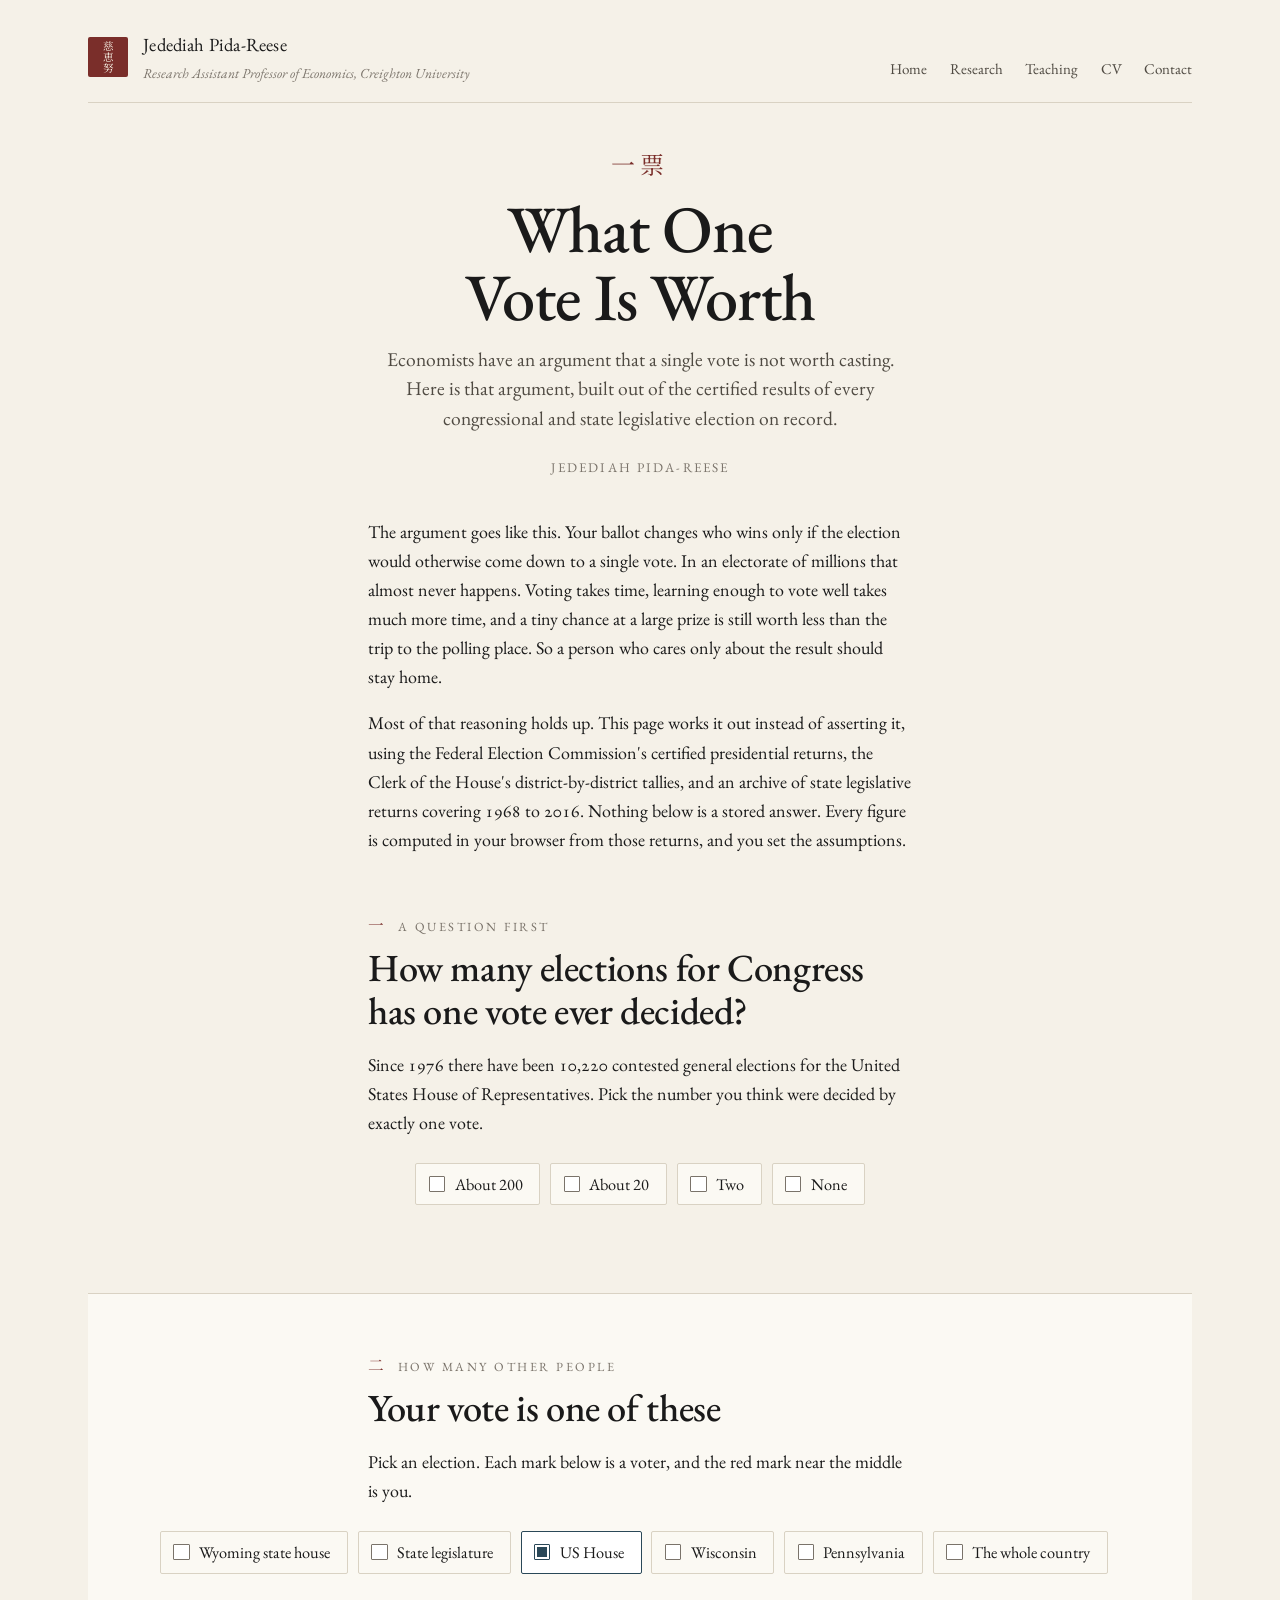
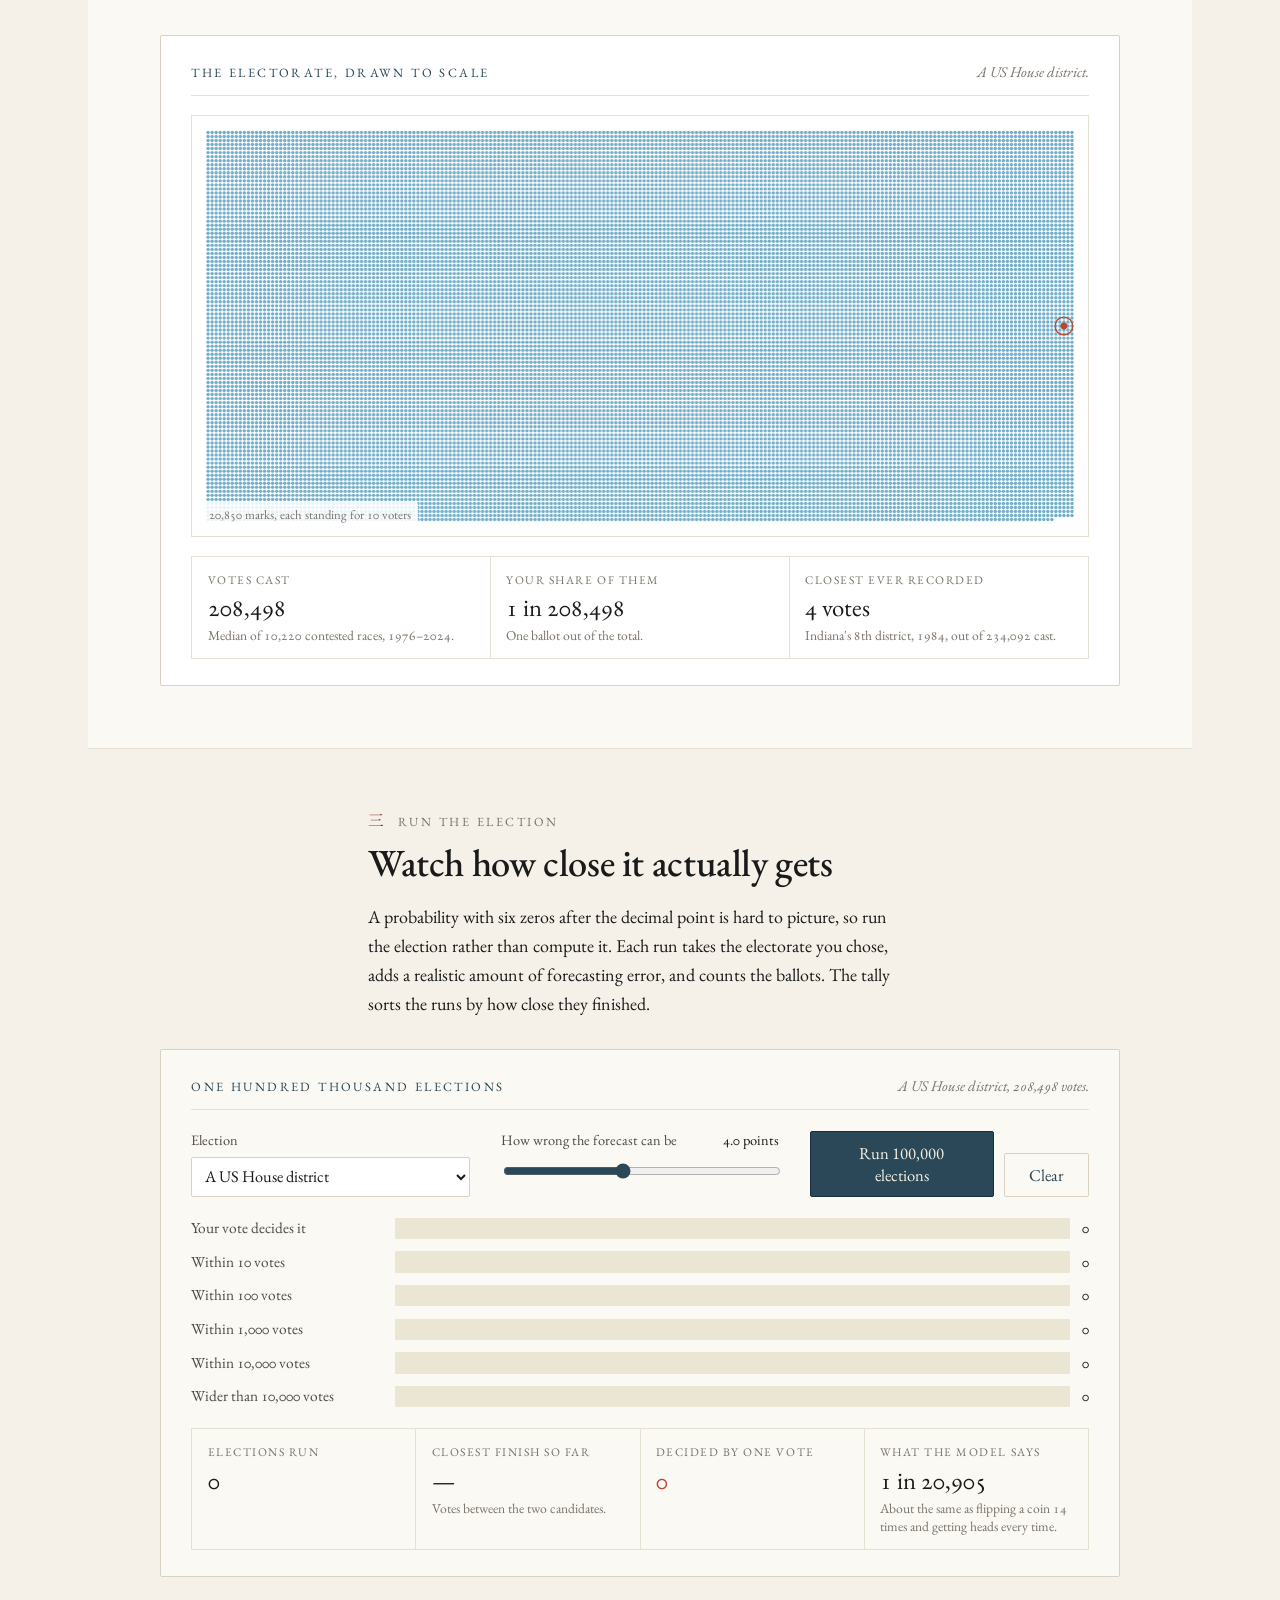
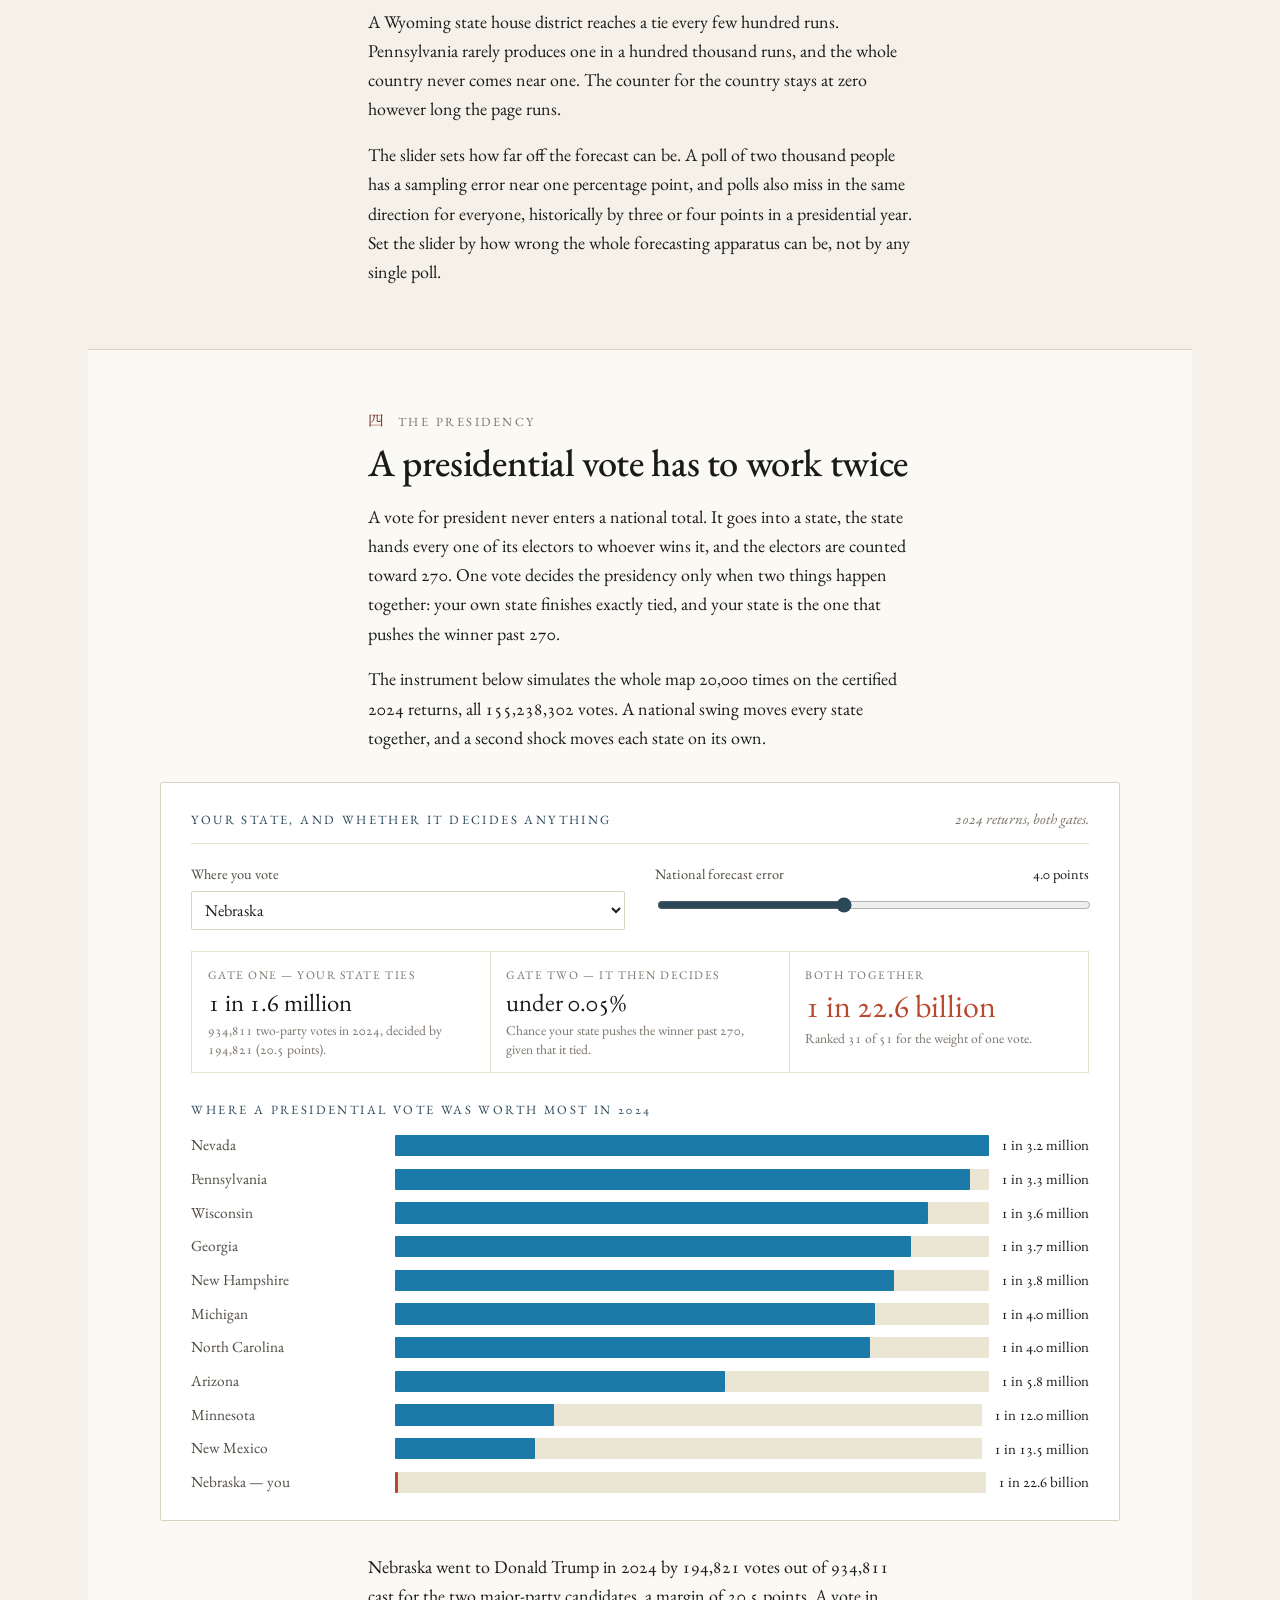
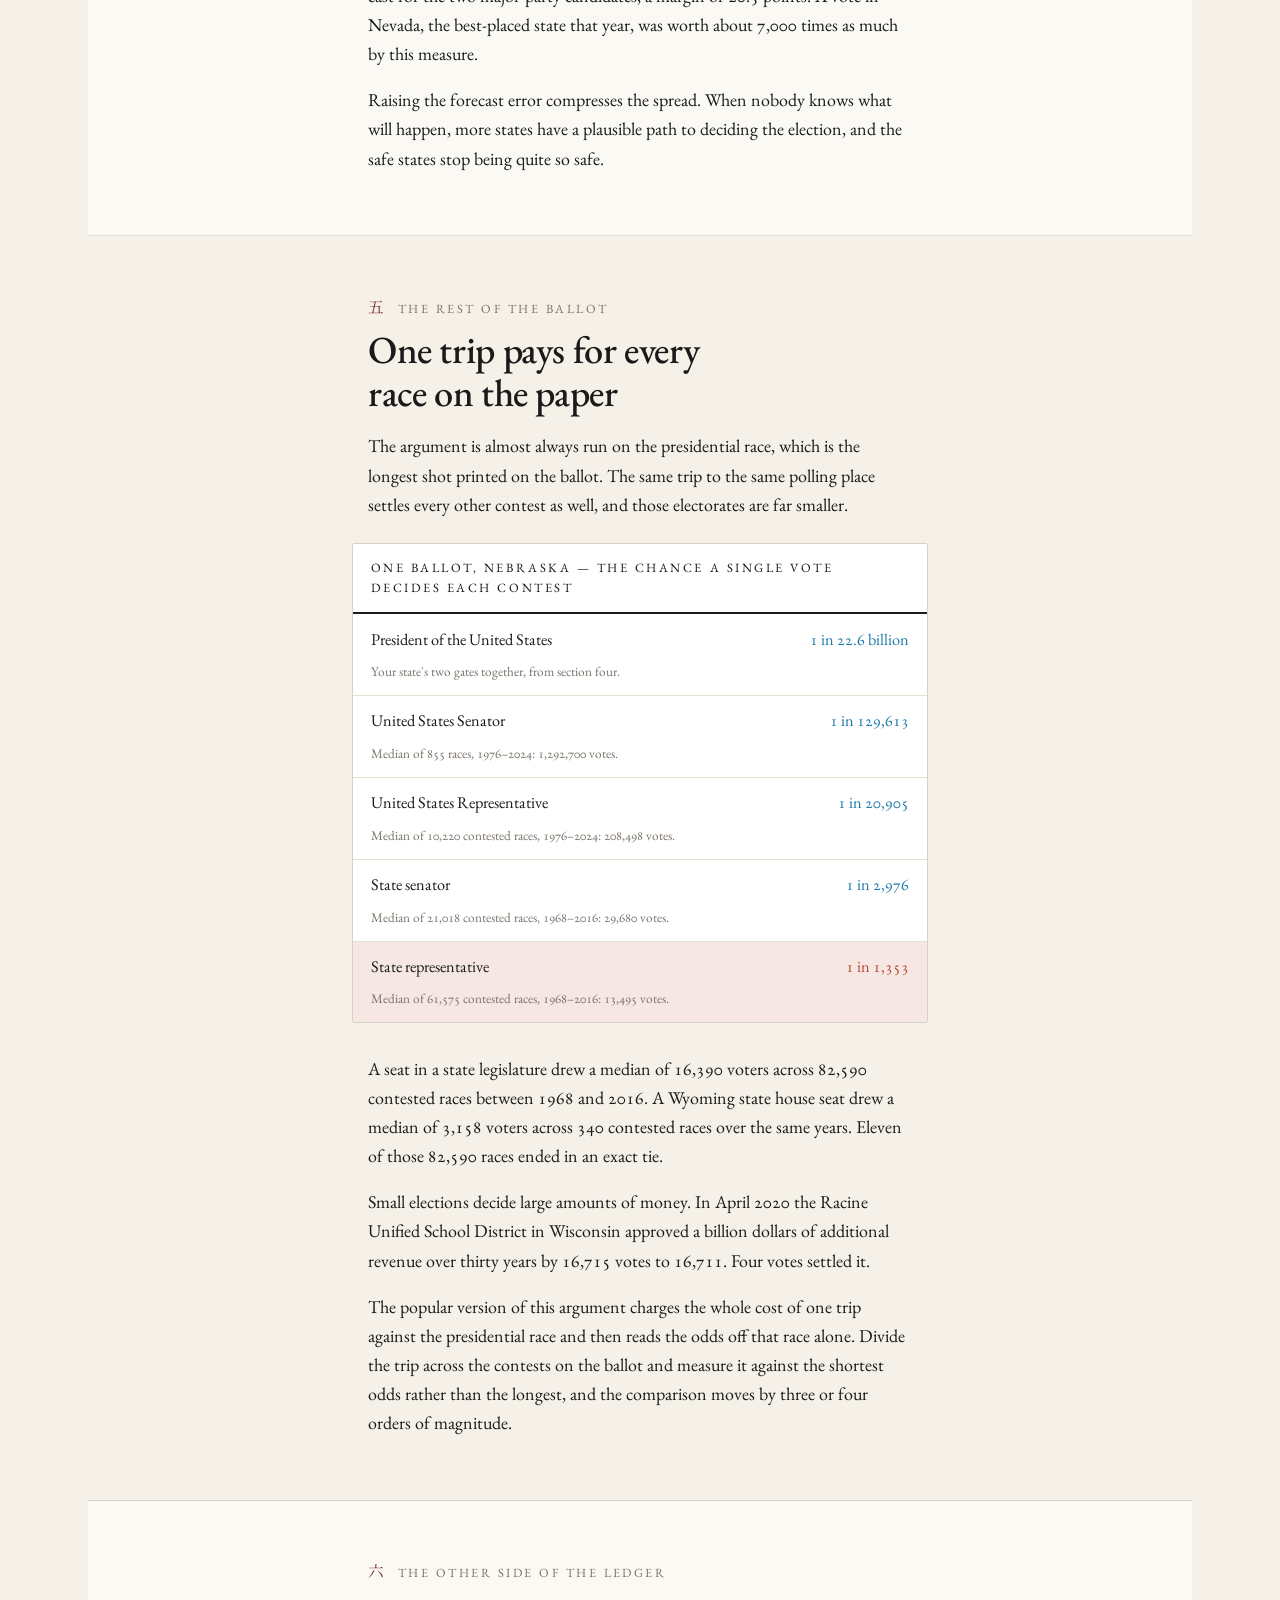
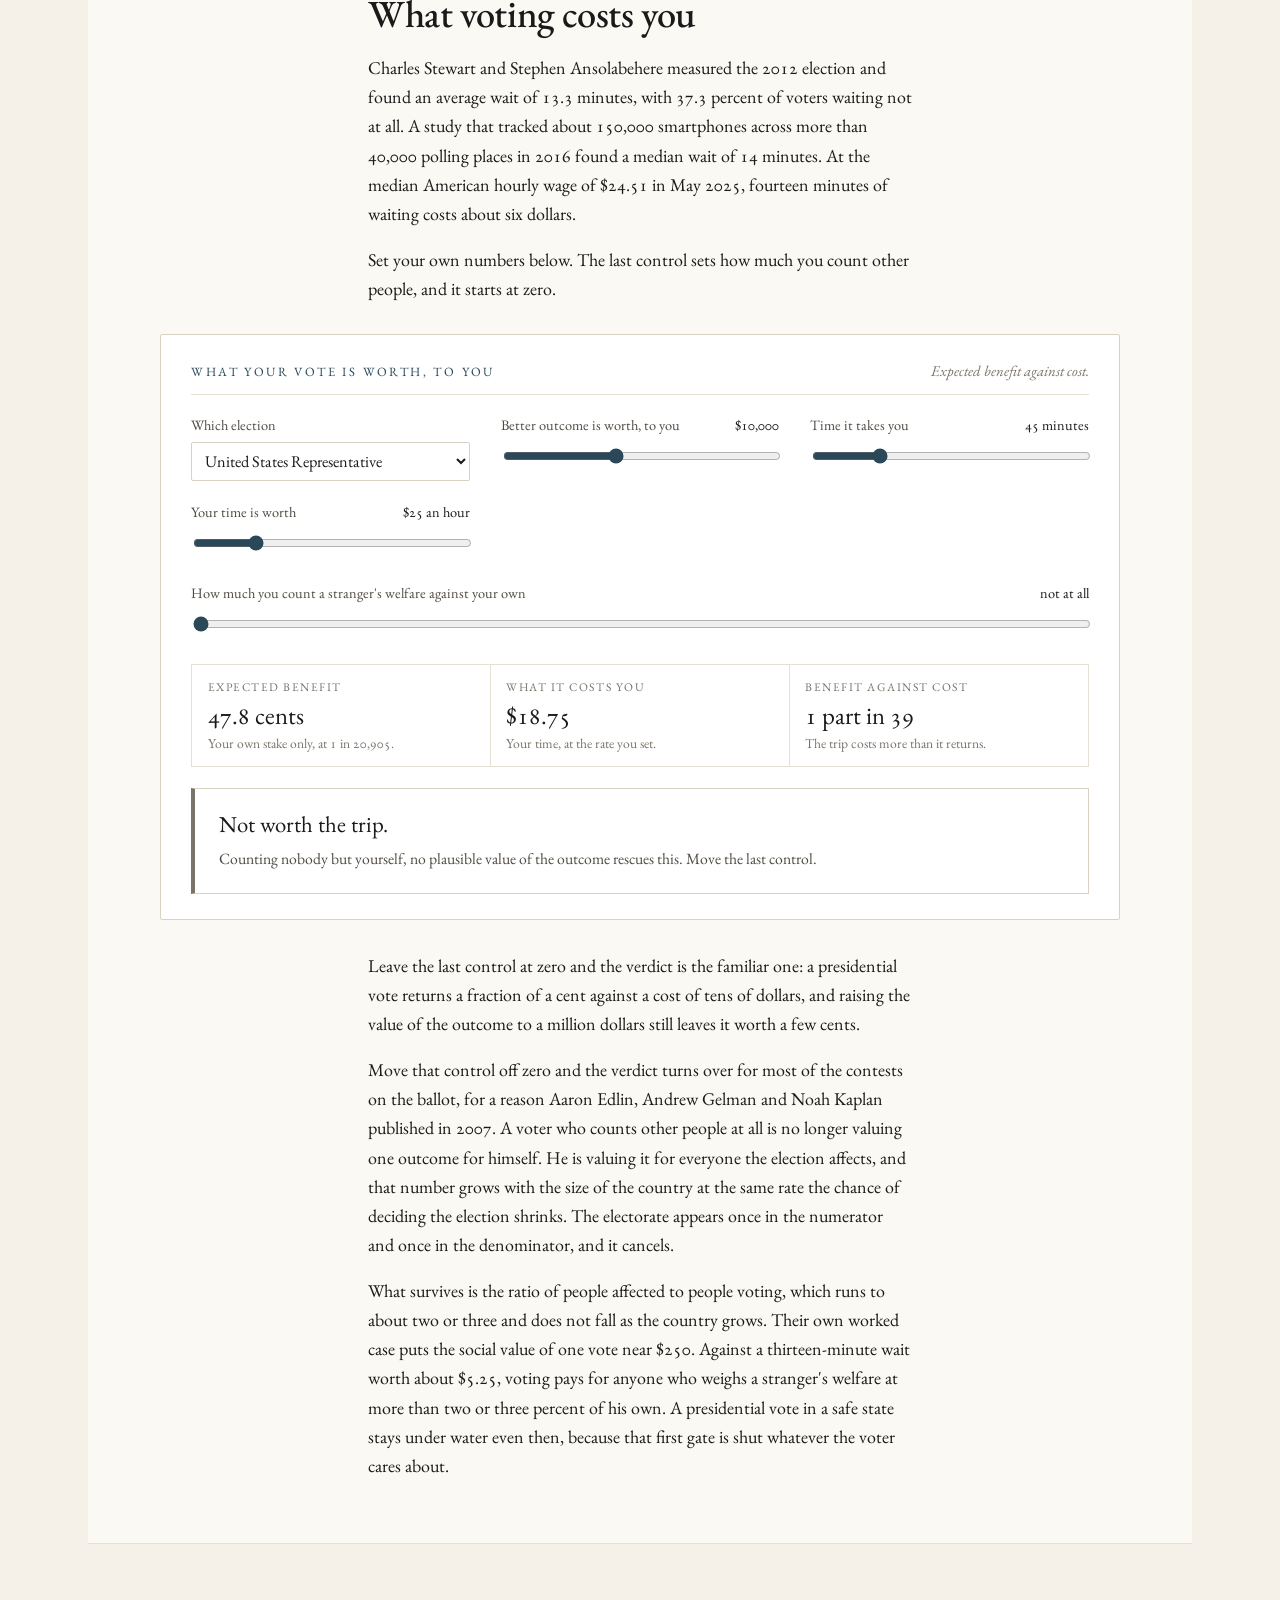
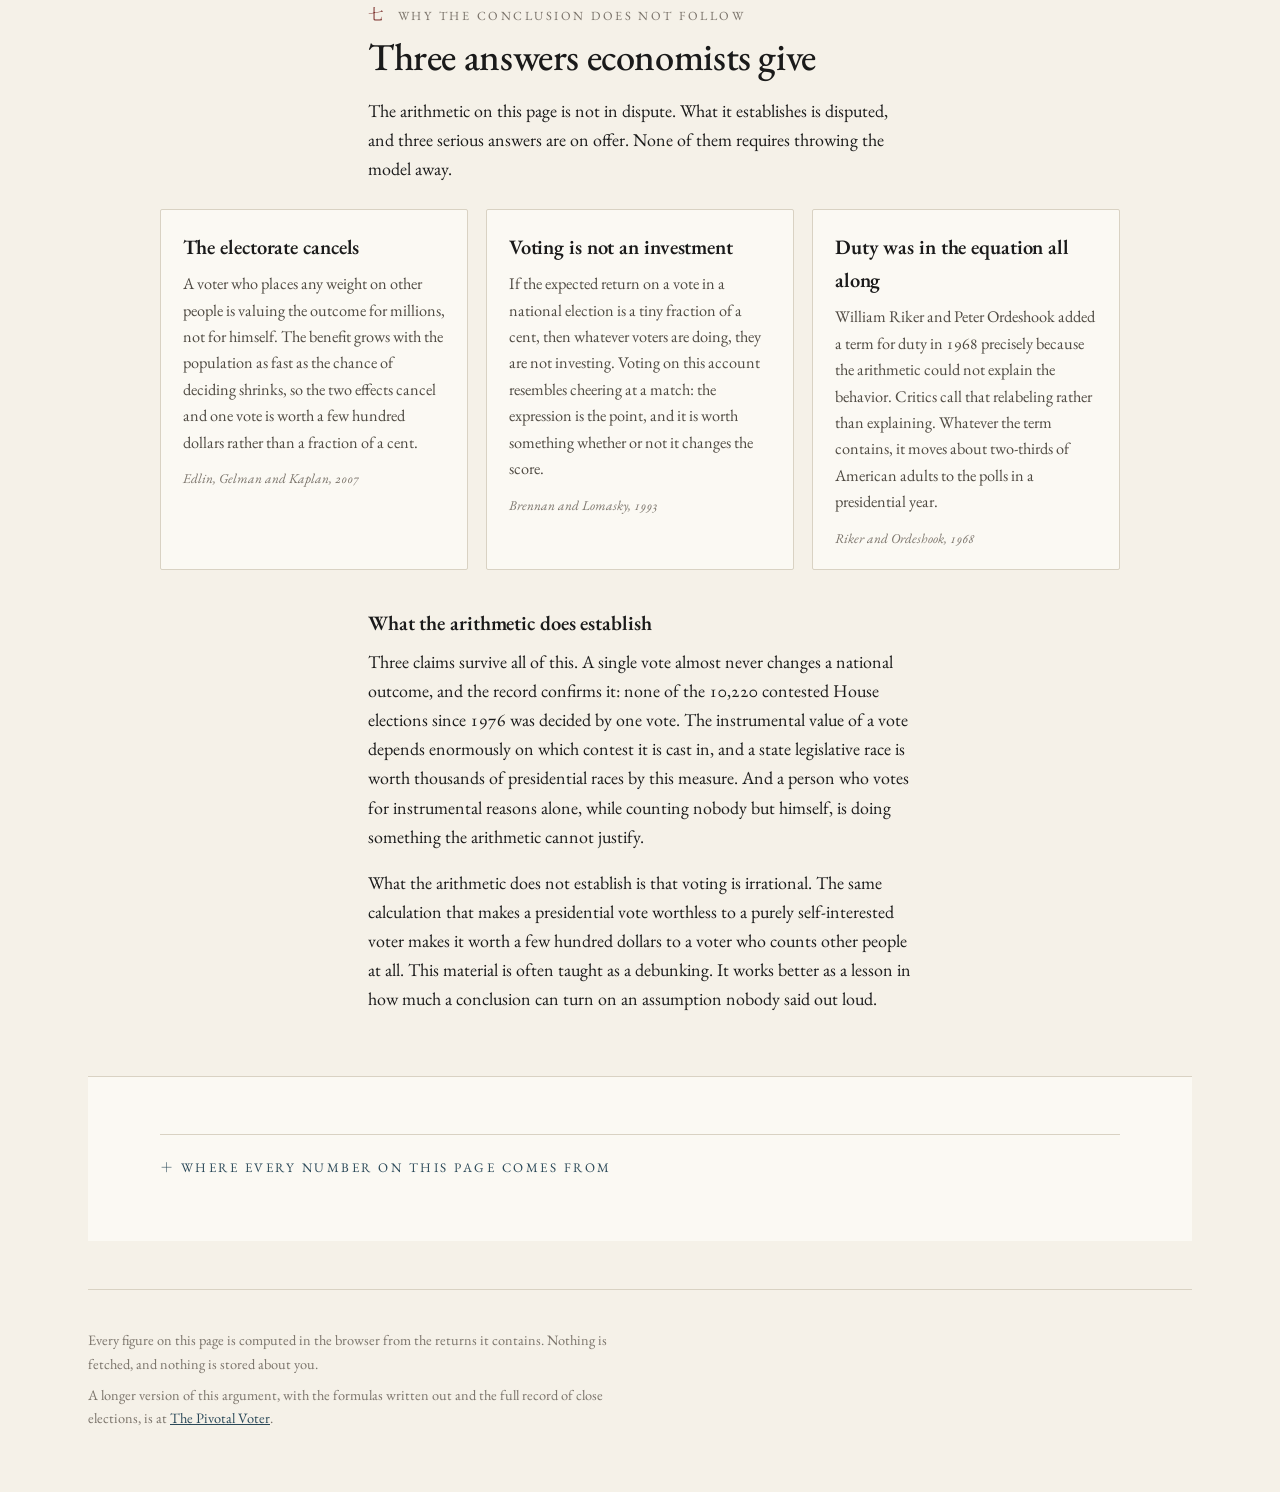
<file: what-one-vote-is-worth.html>
<!doctype html>
<html lang="en">
<head>
<meta charset="utf-8">
<meta name="viewport" content="width=device-width, initial-scale=1">
<title>What One Vote Is Worth</title>
<meta name="description" content="Work out the chance that a single vote decides an election, using the official results of every federal and state legislative race on record.">
<link rel="preconnect" href="https://fonts.googleapis.com">
<link rel="preconnect" href="https://fonts.gstatic.com" crossorigin>
<link rel="stylesheet" href="https://fonts.googleapis.com/css2?family=EB+Garamond:ital,wght@0,400..700;1,400..700&family=Noto+Serif+JP:wght@400;500;600&display=swap">
<style>
/* ===========================================================================
   What One Vote Is Worth
   The visual system is inherited from jedediahpidareese.com: sumi ink on washi
   paper, EB Garamond, indigo structure, a vermilion seal accent. Two data hues
   are lifted out of that palette and pass the color-vision and contrast checks
   against the washi ground. The page commits to one light world on purpose,
   so every color is painted explicitly and nothing is left to the host.

   The recurring object is a ballot: choices are squares you mark, and marking
   one changes every number below it.
   =========================================================================== */

:root {
  --ink:        #1a1a1a;
  --ink-soft:   #4f4a42;
  --ink-faint:  #7a736a;
  --paper:      #f5f1e8;
  --paper-deep: #ebe5d3;
  --paper-lift: #fbf9f3;
  --rule:       #d9d2c3;
  --rule-soft:  #e6e0d2;
  --indigo:     #2a4858;
  --indigo-deep:#1a2f3d;
  --benikara:   #7a2e2a;

  --you:   #b8482e;   /* the reader, and the near-miss */
  --them:  #1c7aa8;   /* everyone else, and the model  */
  --you-soft:  rgba(184,72,46,0.13);
  --them-soft: rgba(28,122,168,0.13);

  --serif: "EB Garamond", Georgia, "Times New Roman", serif;
  --jp:    "Noto Serif JP", "EB Garamond", serif;
  --measure: 34rem;
  --wide: 60rem;
  --gutter: clamp(1.1rem, 5vw, 3.5rem);
}

* { box-sizing: border-box; }
html { -webkit-text-size-adjust: 100%; scroll-behavior: smooth; }

body {
  margin: 0;
  background: var(--paper);
  color: var(--ink);
  font-family: var(--serif);
  font-size: 1.125rem;
  line-height: 1.62;
  font-feature-settings: "kern", "liga", "onum";
  text-rendering: optimizeLegibility;
}

@media (prefers-reduced-motion: reduce) {
  html { scroll-behavior: auto; }
  *, *::before, *::after {
    animation-duration: 0.01ms !important;
    animation-iteration-count: 1 !important;
    transition-duration: 0.01ms !important;
  }
}

.shell { max-width: 76rem; margin: 0 auto; padding: 0 var(--gutter); }

/* --- site masthead, matching the rest of the site ------------------------ */
.site-header {
  display: flex; flex-wrap: wrap; gap: 1.25rem 2rem;
  align-items: flex-end; justify-content: space-between;
  padding: 1.9rem 0 1.1rem;
}
.site-id { display: flex; align-items: center; gap: 0.95rem; }
.hanko {
  display: grid; place-content: center; gap: 0.02em;
  width: 2.5rem; height: 2.5rem; flex: none;
  background: var(--benikara); color: #f7f2e6;
  font-family: var(--jp); font-size: 0.66rem; line-height: 1.02;
  text-decoration: none; border-radius: 2px;
}
.site-name { margin: 0; font-size: 1.16rem; letter-spacing: 0.01em; }
.site-name a { color: var(--ink); text-decoration: none; }
.site-tagline { margin: 0.1rem 0 0; font-size: 0.86rem; color: var(--ink-faint); font-style: italic; }
.site-nav { display: flex; flex-wrap: wrap; gap: 1.4rem; font-size: 0.94rem; }
.site-nav a { color: var(--ink-soft); text-decoration: none; padding-bottom: 2px; border-bottom: 1px solid transparent; }
.site-nav a:hover, .site-nav a:focus-visible { color: var(--indigo); border-bottom-color: var(--indigo); }
.masthead-rule { border: 0; border-top: 1px solid var(--rule); margin: 0 0 2.6rem; }

a { color: var(--indigo); }
:focus-visible { outline: 2px solid var(--indigo); outline-offset: 3px; border-radius: 2px; }

/* --- title block --------------------------------------------------------- */
.title-block { max-width: var(--measure); margin: 0 auto 2.4rem; text-align: center; }
.piece-mark {
  font-family: var(--jp); color: var(--benikara);
  font-size: 1.5rem; letter-spacing: 0.22em; margin: 0 0 0.7rem;
}
h1 {
  font-size: clamp(2.5rem, 7vw, 4.15rem);
  line-height: 1.03; margin: 0 0 0.85rem; font-weight: 500;
  letter-spacing: -0.015em; text-wrap: balance;
}
.standfirst {
  margin: 0 auto; font-size: 1.22rem; line-height: 1.5;
  color: var(--ink-soft); text-wrap: pretty;
}
.byline {
  margin: 1.5rem 0 0; font-size: 0.83rem; letter-spacing: 0.16em;
  text-transform: uppercase; color: var(--ink-faint);
}

/* --- scenes -------------------------------------------------------------- */
.scene { padding: 3.6rem 0 3.9rem; border-top: 1px solid var(--rule-soft); }
.scene:first-of-type { border-top: 0; }
.scene.tinted { background: var(--paper-lift); border-top-color: var(--rule); }
.scene-inner { max-width: var(--wide); margin: 0 auto; }
.prose { max-width: var(--measure); margin: 0 auto; }
.prose p { margin: 0 0 1.05rem; text-wrap: pretty; }
.prose p:last-child { margin-bottom: 0; }

.scene-mark {
  display: flex; align-items: baseline; gap: 0.85rem;
  max-width: var(--measure); margin: 0 auto 0.55rem;
  font-size: 0.78rem; letter-spacing: 0.2em; text-transform: uppercase;
  color: var(--ink-faint);
}
.scene-mark .num {
  font-family: var(--jp); color: var(--benikara);
  font-size: 0.98rem; letter-spacing: 0;
}
h2 {
  max-width: var(--measure); margin: 0 auto 1.1rem;
  font-size: clamp(1.75rem, 3.6vw, 2.4rem); line-height: 1.12;
  font-weight: 500; letter-spacing: -0.01em; text-wrap: balance;
}
h3 {
  font-size: 1.28rem; font-weight: 600; margin: 0 0 0.5rem;
  letter-spacing: -0.005em;
}

/* --- ballot choices ------------------------------------------------------ */
.choices {
  display: flex; flex-wrap: wrap; gap: 0.6rem;
  max-width: var(--wide); margin: 1.6rem auto;
  justify-content: center;
}
.choice {
  display: flex; align-items: center; gap: 0.6rem;
  padding: 0.62rem 1.05rem 0.62rem 0.78rem;
  background: var(--paper-lift); border: 1px solid var(--rule);
  font-family: var(--serif); font-size: 1.02rem; color: var(--ink);
  cursor: pointer; border-radius: 2px;
  transition: border-color 140ms ease, background 140ms ease, transform 140ms ease;
}
.choice:hover { border-color: var(--indigo); }
.choice .box {
  width: 1.02rem; height: 1.02rem; flex: none;
  border: 1.5px solid var(--ink-faint); border-radius: 1px;
  position: relative; background: #fff;
}
.choice[aria-pressed="true"] { border-color: var(--indigo); background: #fff; }
.choice[aria-pressed="true"] .box { border-color: var(--indigo); }
.choice[aria-pressed="true"] .box::after {
  content: ""; position: absolute; left: 2px; top: 2px; right: 2px; bottom: 2px;
  background: var(--indigo);
}
.choice[disabled] { cursor: default; opacity: 0.55; }
.choice.wrong[aria-pressed="true"] { border-color: var(--ink-faint); }
.choice.wrong[aria-pressed="true"] .box::after { background: var(--ink-faint); }
.choice.right[aria-pressed="true"] { border-color: var(--you); }
.choice.right[aria-pressed="true"] .box { border-color: var(--you); }
.choice.right[aria-pressed="true"] .box::after { background: var(--you); }

.choice-scroll { overflow-x: auto; padding-bottom: 0.35rem; }
.choice-scroll .choices { flex-wrap: nowrap; justify-content: flex-start; min-width: min-content; }

/* --- instruments --------------------------------------------------------- */
.rig {
  max-width: var(--wide); margin: 1.9rem auto 0;
  background: var(--paper-lift); border: 1px solid var(--rule);
  border-radius: 2px; padding: 1.5rem clamp(1rem, 3vw, 1.9rem) 1.6rem;
}
.tinted .rig { background: #fff; }
.rig-head {
  display: flex; flex-wrap: wrap; gap: 0.4rem 1rem;
  align-items: baseline; justify-content: space-between;
  margin-bottom: 1.15rem; padding-bottom: 0.7rem;
  border-bottom: 1px solid var(--rule-soft);
}
.rig-title { font-size: 0.79rem; letter-spacing: 0.19em; text-transform: uppercase; color: var(--indigo); }
.rig-note { font-size: 0.93rem; color: var(--ink-faint); font-style: italic; }

.readout-row {
  display: grid; gap: 1px; background: var(--rule-soft);
  border: 1px solid var(--rule-soft); margin: 1.2rem 0 0;
  grid-template-columns: repeat(auto-fit, minmax(9.5rem, 1fr));
}
.readout { background: var(--paper-lift); padding: 0.85rem 0.95rem; }
.tinted .readout { background: #fff; }
.readout .k {
  font-size: 0.73rem; letter-spacing: 0.13em; text-transform: uppercase;
  color: var(--ink-faint); margin: 0 0 0.3rem;
}
.readout .v {
  font-size: 1.55rem; line-height: 1.1; font-variant-numeric: tabular-nums lining-nums;
  color: var(--ink); margin: 0;
}
.readout .v.big { font-size: 2rem; }
.readout .v.accent { color: var(--you); }
.readout .sub { margin: 0.3rem 0 0; font-size: 0.85rem; color: var(--ink-faint); line-height: 1.35; }

/* --- big reveal ---------------------------------------------------------- */
.reveal { margin: 1.7rem auto 0; max-width: var(--wide); text-align: center; }
.reveal-figure {
  font-size: clamp(3.4rem, 13vw, 7rem); line-height: 0.98; font-weight: 500;
  letter-spacing: -0.03em; color: var(--you);
  font-variant-numeric: tabular-nums lining-nums;
  margin: 0;
}
.reveal-caption {
  max-width: var(--measure); margin: 0.9rem auto 0;
  font-size: 1.06rem; color: var(--ink-soft); text-wrap: pretty;
}
[hidden] { display: none !important; }
.fade-in { animation: fadeUp 520ms ease both; }
@keyframes fadeUp { from { opacity: 0; transform: translateY(8px); } to { opacity: 1; transform: none; } }

/* --- controls ------------------------------------------------------------ */
.controls { display: grid; gap: 1.15rem 1.9rem; grid-template-columns: repeat(auto-fit, minmax(15rem, 1fr)); }
.ctl label { display: block; font-size: 0.9rem; color: var(--ink-soft); margin-bottom: 0.35rem; }
.ctl .val { float: right; font-variant-numeric: tabular-nums lining-nums; color: var(--ink); }
.ctl input[type="range"] { width: 100%; accent-color: var(--indigo); height: 1.5rem; }
.ctl select {
  width: 100%; font-family: var(--serif); font-size: 1.02rem; color: var(--ink);
  background: #fff; border: 1px solid var(--rule); border-radius: 2px; padding: 0.45rem 0.55rem;
}
.btn {
  font-family: var(--serif); font-size: 1.04rem; color: #f7f2e6;
  background: var(--indigo); border: 1px solid var(--indigo-deep);
  padding: 0.62rem 1.5rem; border-radius: 2px; cursor: pointer;
  transition: background 140ms ease;
}
.btn:hover { background: var(--indigo-deep); }
.btn[disabled] { background: var(--ink-faint); border-color: var(--ink-faint); cursor: default; }
.btn.ghost { background: transparent; color: var(--indigo); border-color: var(--rule); }
.btn.ghost:hover { background: var(--paper-deep); }

canvas { display: block; width: 100%; }
.canvas-frame { border: 1px solid var(--rule-soft); background: #fff; position: relative; }
.canvas-label {
  position: absolute; left: 0.6rem; bottom: 0.5rem;
  font-size: 0.8rem; color: var(--ink-faint); background: rgba(255,255,255,0.86);
  padding: 0.15rem 0.45rem; border-radius: 2px;
}

/* --- bars ---------------------------------------------------------------- */
.bars { display: grid; gap: 0.55rem; margin-top: 0.3rem; }
.bar-row { display: grid; grid-template-columns: minmax(7.5rem, 12rem) 1fr auto; gap: 0.75rem; align-items: center; }
.bar-name { font-size: 0.96rem; color: var(--ink-soft); }
.bar-track { background: var(--paper-deep); height: 1.32rem; position: relative; border-radius: 1px; }
.bar-fill { position: absolute; inset: 0 auto 0 0; background: var(--them); width: 0; border-radius: 1px; transition: width 760ms cubic-bezier(0.22,0.61,0.36,1); }
.bar-fill.you { background: var(--you); }
.bar-val { font-size: 0.94rem; font-variant-numeric: tabular-nums lining-nums; color: var(--ink); white-space: nowrap; }
.bar-sub { grid-column: 2 / -1; font-size: 0.82rem; color: var(--ink-faint); margin-top: -0.2rem; }

/* --- ballot card --------------------------------------------------------- */
.ballot {
  max-width: 36rem; margin: 1.5rem auto 0; background: #fff;
  border: 1px solid var(--rule); border-radius: 2px; overflow: hidden;
}
.ballot-head {
  padding: 0.85rem 1.1rem; border-bottom: 2px solid var(--ink);
  font-size: 0.79rem; letter-spacing: 0.2em; text-transform: uppercase; color: var(--ink);
}
.ballot-line {
  display: grid; grid-template-columns: 1fr auto; gap: 0.5rem 1rem;
  padding: 0.78rem 1.1rem; border-bottom: 1px solid var(--rule-soft); align-items: baseline;
}
.ballot-line:last-child { border-bottom: 0; }
.ballot-office { font-size: 1.02rem; }
.ballot-sub { grid-column: 1 / 2; font-size: 0.83rem; color: var(--ink-faint); }
.ballot-odds { font-size: 1.02rem; font-variant-numeric: tabular-nums lining-nums; color: var(--them); white-space: nowrap; }
.ballot-line.best { background: var(--you-soft); }
.ballot-line.best .ballot-odds { color: var(--you); }

/* --- verdict ------------------------------------------------------------- */
.verdict {
  margin: 1.3rem 0 0; padding: 1.35rem 1.5rem; border: 1px solid var(--rule);
  background: #fff; border-left: 4px solid var(--ink-faint);
  transition: border-left-color 400ms ease, background 400ms ease;
}
.verdict.pays { border-left-color: var(--you); background: var(--you-soft); }
.verdict-line { margin: 0; font-size: 1.42rem; line-height: 1.25; }
.verdict-sub { margin: 0.45rem 0 0; font-size: 0.98rem; color: var(--ink-soft); }

/* --- answer cards -------------------------------------------------------- */
.cards { display: grid; gap: 1.15rem; grid-template-columns: repeat(auto-fit, minmax(16rem, 1fr)); margin-top: 1.6rem; }
.card { background: var(--paper-lift); border: 1px solid var(--rule); border-radius: 2px; padding: 1.25rem 1.35rem; }
.tinted .card { background: #fff; }
.card p { margin: 0; font-size: 1.02rem; color: var(--ink-soft); }
.card .who { display: block; margin-top: 0.75rem; font-size: 0.84rem; color: var(--ink-faint); font-style: italic; }

/* --- sources ------------------------------------------------------------- */
details.sources { max-width: var(--wide); margin: 0 auto; border-top: 1px solid var(--rule); padding-top: 1.3rem; }
details.sources > summary {
  cursor: pointer; font-size: 0.82rem; letter-spacing: 0.19em;
  text-transform: uppercase; color: var(--indigo); list-style: none;
}
details.sources > summary::-webkit-details-marker { display: none; }
details.sources > summary::before { content: "＋ "; font-family: var(--jp); }
details.sources[open] > summary::before { content: "－ "; }
.sources-body { margin-top: 1.4rem; columns: 2; column-gap: 2.6rem; font-size: 0.94rem; color: var(--ink-soft); }
.sources-body h3 { columns: 1; font-size: 1.05rem; margin-top: 0; }
.sources-body p { margin: 0 0 0.85rem; break-inside: avoid; }
.sources-body cite { font-style: italic; }
@media (max-width: 46rem) { .sources-body { columns: 1; } }

.foot { padding: 2.4rem 0 3.4rem; border-top: 1px solid var(--rule); margin-top: 3rem; font-size: 0.9rem; color: var(--ink-faint); }
.foot p { margin: 0 0 0.5rem; max-width: var(--measure); }

@media (max-width: 40rem) {
  body { font-size: 1.06rem; }
  .bar-row { grid-template-columns: 1fr; gap: 0.25rem; }
  .bar-val { text-align: right; }
  .readout .v { font-size: 1.35rem; }
}
</style>
</head>
<body>
<div class="shell">

<header class="site-header">
  <div class="site-id">
    <a class="hanko" href="index.html" aria-label="Home"><span lang="ja">慈</span><span lang="ja">恵</span><span lang="ja">努</span></a>
    <div>
      <p class="site-name"><a href="index.html">Jedediah Pida-Reese</a></p>
      <p class="site-tagline">Research Assistant Professor of Economics, Creighton University</p>
    </div>
  </div>
  <nav class="site-nav" aria-label="Primary">
    <a href="index.html">Home</a>
    <a href="research.html">Research</a>
    <a href="teaching.html">Teaching</a>
    <a href="cv.html">CV</a>
    <a href="contact.html">Contact</a>
  </nav>
</header>
<hr class="masthead-rule">

<main>
  <div class="title-block">
    <p class="piece-mark" lang="ja" aria-hidden="true">一票</p>
    <h1>What One Vote Is Worth</h1>
    <p class="standfirst">Economists have an argument that a single vote is not worth casting. Here is that argument, built out of the certified results of every congressional and state legislative election on record.</p>
    <p class="byline">Jedediah Pida-Reese</p>
  </div>

  <div class="prose">
    <p>The argument goes like this. Your ballot changes who wins only if the election would otherwise come down to a single vote. In an electorate of millions that almost never happens. Voting takes time, learning enough to vote well takes much more time, and a tiny chance at a large prize is still worth less than the trip to the polling place. So a person who cares only about the result should stay home.</p>
    <p>Most of that reasoning holds up. This page works it out instead of asserting it, using the Federal Election Commission's certified presidential returns, the Clerk of the House's district-by-district tallies, and an archive of state legislative returns covering 1968 to 2016. Nothing below is a stored answer. Every figure is computed in your browser from those returns, and you set the assumptions.</p>
  </div>

  <!-- ===================================================== 1. the guess -->
  <section class="scene" id="guess">
    <div class="scene-inner">
      <p class="scene-mark"><span class="num" lang="ja" aria-hidden="true">一</span> A question first</p>
      <h2>How many elections for Congress has one vote ever decided?</h2>
      <div class="prose">
        <p>Since 1976 there have been 10,220 contested general elections for the United States House of Representatives. Pick the number you think were decided by exactly one vote.</p>
      </div>

      <div class="choices" id="guessChoices" role="group" aria-label="Your guess">
        <button class="choice wrong" type="button" data-guess="200" aria-pressed="false"><span class="box" aria-hidden="true"></span>About 200</button>
        <button class="choice wrong" type="button" data-guess="20" aria-pressed="false"><span class="box" aria-hidden="true"></span>About 20</button>
        <button class="choice wrong" type="button" data-guess="2" aria-pressed="false"><span class="box" aria-hidden="true"></span>Two</button>
        <button class="choice right" type="button" data-guess="0" aria-pressed="false"><span class="box" aria-hidden="true"></span>None</button>
      </div>

      <div class="reveal" id="guessReveal" hidden>
        <p class="reveal-figure">None</p>
        <p class="reveal-caption">Two came within ten votes. Indiana's 8th district finished four votes apart in 1984, out of 234,092 cast. Iowa's 2nd district finished six apart in 2020, out of 413,989. Eight races since 1976 finished within a hundred votes of each other.</p>
      </div>

      <div class="prose" id="guessAfter" hidden style="margin-top:2.1rem">
        <p>State legislatures answer the same question differently. Among 82,590 contested elections for state house and state senate seats between 1968 and 2016, eleven finished in an exact tie and 26 were decided by a single vote. That is one race in roughly every 3,200.</p>
        <p>The voters in the two settings are the same people. What differs is how many of them there are, and the rest of this page is about what that difference does.</p>
      </div>
    </div>
  </section>

  <!-- ================================================== 2. the electorate -->
  <section class="scene tinted" id="crowd">
    <div class="scene-inner">
      <p class="scene-mark"><span class="num" lang="ja" aria-hidden="true">二</span> How many other people</p>
      <h2>Your vote is one of these</h2>
      <div class="prose">
        <p>Pick an election. Each mark below is a voter, and the red mark near the middle is you.</p>
      </div>

      <div class="choice-scroll">
        <div class="choices" id="raceChoices" role="group" aria-label="Choose an election"></div>
      </div>

      <div class="rig">
        <div class="rig-head">
          <span class="rig-title">The electorate, drawn to scale</span>
          <span class="rig-note" id="crowdNote">Each mark is one voter.</span>
        </div>
        <div class="canvas-frame">
          <canvas id="crowdCanvas" height="420" aria-label="A field of marks, one for each voter in the chosen election"></canvas>
          <span class="canvas-label" id="crowdLabel"></span>
        </div>
        <div class="readout-row">
          <div class="readout">
            <p class="k">Votes cast</p>
            <p class="v" id="crowdN">&mdash;</p>
            <p class="sub" id="crowdWhat"></p>
          </div>
          <div class="readout">
            <p class="k">Your share of them</p>
            <p class="v" id="crowdShare">&mdash;</p>
            <p class="sub">One ballot out of the total.</p>
          </div>
          <div class="readout">
            <p class="k">Closest ever recorded</p>
            <p class="v" id="crowdClosest">&mdash;</p>
            <p class="sub" id="crowdClosestNote"></p>
          </div>
        </div>
      </div>
    </div>
  </section>

  <!-- ==================================================== 3. simulate -->
  <section class="scene" id="run">
    <div class="scene-inner">
      <p class="scene-mark"><span class="num" lang="ja" aria-hidden="true">三</span> Run the election</p>
      <h2>Watch how close it actually gets</h2>
      <div class="prose">
        <p>A probability with six zeros after the decimal point is hard to picture, so run the election rather than compute it. Each run takes the electorate you chose, adds a realistic amount of forecasting error, and counts the ballots. The tally sorts the runs by how close they finished.</p>
      </div>

      <div class="rig">
        <div class="rig-head">
          <span class="rig-title">One hundred thousand elections</span>
          <span class="rig-note" id="runNote"></span>
        </div>

        <div class="controls" style="margin-bottom:1.2rem">
          <div class="ctl">
            <label for="runRace">Election</label>
            <select id="runRace"></select>
          </div>
          <div class="ctl">
            <label for="runSd">How wrong the forecast can be <span class="val" id="runSdVal">4.0 points</span></label>
            <input type="range" id="runSd" min="10" max="80" step="5" value="40">
          </div>
          <div class="ctl" style="display:flex;align-items:flex-end;gap:0.6rem">
            <button class="btn" type="button" id="runGo">Run 100,000 elections</button>
            <button class="btn ghost" type="button" id="runReset">Clear</button>
          </div>
        </div>

        <div class="bars" id="runBars"></div>

        <div class="readout-row">
          <div class="readout">
            <p class="k">Elections run</p>
            <p class="v" id="runCount">0</p>
          </div>
          <div class="readout">
            <p class="k">Closest finish so far</p>
            <p class="v" id="runClosest">&mdash;</p>
            <p class="sub">Votes between the two candidates.</p>
          </div>
          <div class="readout">
            <p class="k">Decided by one vote</p>
            <p class="v accent" id="runHits">0</p>
            <p class="sub" id="runHitRate"></p>
          </div>
          <div class="readout">
            <p class="k">What the model says</p>
            <p class="v" id="runOdds">&mdash;</p>
            <p class="sub" id="runCoin"></p>
          </div>
        </div>
      </div>

      <div class="prose" style="margin-top:1.9rem">
        <p>A Wyoming state house district reaches a tie every few hundred runs. Pennsylvania rarely produces one in a hundred thousand runs, and the whole country never comes near one. The counter for the country stays at zero however long the page runs.</p>
        <p>The slider sets how far off the forecast can be. A poll of two thousand people has a sampling error near one percentage point, and polls also miss in the same direction for everyone, historically by three or four points in a presidential year. Set the slider by how wrong the whole forecasting apparatus can be, not by any single poll.</p>
      </div>
    </div>
  </section>

  <!-- ================================================= 4. electoral college -->
  <section class="scene tinted" id="states">
    <div class="scene-inner">
      <p class="scene-mark"><span class="num" lang="ja" aria-hidden="true">四</span> The presidency</p>
      <h2>A presidential vote has to work twice</h2>
      <div class="prose">
        <p>A vote for president never enters a national total. It goes into a state, the state hands every one of its electors to whoever wins it, and the electors are counted toward 270. One vote decides the presidency only when two things happen together: your own state finishes exactly tied, and your state is the one that pushes the winner past 270.</p>
        <p>The instrument below simulates the whole map 20,000 times on the certified 2024 returns, all 155,238,302 votes. A national swing moves every state together, and a second shock moves each state on its own.</p>
      </div>

      <div class="rig">
        <div class="rig-head">
          <span class="rig-title">Your state, and whether it decides anything</span>
          <span class="rig-note">2024 returns, both gates.</span>
        </div>
        <div class="controls" style="margin-bottom:1.3rem">
          <div class="ctl">
            <label for="ecState">Where you vote</label>
            <select id="ecState"></select>
          </div>
          <div class="ctl">
            <label for="ecNat">National forecast error <span class="val" id="ecNatVal">4.0 points</span></label>
            <input type="range" id="ecNat" min="10" max="80" step="5" value="40">
          </div>
        </div>

        <div class="readout-row">
          <div class="readout">
            <p class="k">Gate one &mdash; your state ties</p>
            <p class="v" id="ecTie">&mdash;</p>
            <p class="sub" id="ecTieNote"></p>
          </div>
          <div class="readout">
            <p class="k">Gate two &mdash; it then decides</p>
            <p class="v" id="ecDec">&mdash;</p>
            <p class="sub">Chance your state pushes the winner past 270, given that it tied.</p>
          </div>
          <div class="readout">
            <p class="k">Both together</p>
            <p class="v big accent" id="ecTotal">&mdash;</p>
            <p class="sub" id="ecRank"></p>
          </div>
        </div>

        <p class="rig-title" style="margin:1.7rem 0 0.8rem">Where a presidential vote was worth most in 2024</p>
        <div class="bars" id="ecBars"></div>
      </div>

      <div class="prose" style="margin-top:1.9rem">
        <p id="ecProse">&nbsp;</p>
        <p>Raising the forecast error compresses the spread. When nobody knows what will happen, more states have a plausible path to deciding the election, and the safe states stop being quite so safe.</p>
      </div>
    </div>
  </section>

  <!-- ====================================================== 5. the ballot -->
  <section class="scene" id="ballot">
    <div class="scene-inner">
      <p class="scene-mark"><span class="num" lang="ja" aria-hidden="true">五</span> The rest of the ballot</p>
      <h2>One trip pays for every race on the paper</h2>
      <div class="prose">
        <p>The argument is almost always run on the presidential race, which is the longest shot printed on the ballot. The same trip to the same polling place settles every other contest as well, and those electorates are far smaller.</p>
      </div>

      <div class="ballot" id="ballotCard">
        <div class="ballot-head">Official ballot &mdash; the chance one vote decides each contest</div>
      </div>

      <div class="prose" style="margin-top:1.9rem">
        <p>A seat in a state legislature drew a median of 16,390 voters across 82,590 contested races between 1968 and 2016. A Wyoming state house seat drew a median of 3,158 voters across 340 contested races over the same years. Eleven of those 82,590 races ended in an exact tie.</p>
        <p>Small elections decide large amounts of money. In April 2020 the Racine Unified School District in Wisconsin approved a billion dollars of additional revenue over thirty years by 16,715 votes to 16,711. Four votes settled it.</p>
        <p>The popular version of this argument charges the whole cost of one trip against the presidential race and then reads the odds off that race alone. Divide the trip across the contests on the ballot and measure it against the shortest odds rather than the longest, and the comparison moves by three or four orders of magnitude.</p>
      </div>
    </div>
  </section>

  <!-- ======================================================== 6. the cost -->
  <section class="scene tinted" id="cost">
    <div class="scene-inner">
      <p class="scene-mark"><span class="num" lang="ja" aria-hidden="true">六</span> The other side of the ledger</p>
      <h2>What voting costs you</h2>
      <div class="prose">
        <p>Charles Stewart and Stephen Ansolabehere measured the 2012 election and found an average wait of 13.3 minutes, with 37.3 percent of voters waiting not at all. A study that tracked about 150,000 smartphones across more than 40,000 polling places in 2016 found a median wait of 14 minutes. At the median American hourly wage of $24.51 in May 2025, fourteen minutes of waiting costs about six dollars.</p>
        <p>Set your own numbers below. The last control sets how much you count other people, and it starts at zero.</p>
      </div>

      <div class="rig">
        <div class="rig-head">
          <span class="rig-title">What your vote is worth, to you</span>
          <span class="rig-note">Expected benefit against cost.</span>
        </div>
        <div class="controls">
          <div class="ctl">
            <label for="evRace">Which election</label>
            <select id="evRace"></select>
          </div>
          <div class="ctl">
            <label for="evB">Better outcome is worth, to you <span class="val" id="evBVal">$10,000</span></label>
            <input type="range" id="evB" min="2" max="7" step="0.25" value="4">
          </div>
          <div class="ctl">
            <label for="evT">Time it takes you <span class="val" id="evTVal">45 minutes</span></label>
            <input type="range" id="evT" min="5" max="180" step="5" value="45">
          </div>
          <div class="ctl">
            <label for="evW">Your time is worth <span class="val" id="evWVal">$25 an hour</span></label>
            <input type="range" id="evW" min="0" max="120" step="5" value="25">
          </div>
          <div class="ctl" style="grid-column:1/-1">
            <label for="evA">How much you count a stranger's welfare against your own <span class="val" id="evAVal">not at all</span></label>
            <input type="range" id="evA" min="0" max="100" step="1" value="0">
          </div>
        </div>

        <div class="readout-row">
          <div class="readout">
            <p class="k">Expected benefit</p>
            <p class="v" id="evBen">&mdash;</p>
            <p class="sub" id="evBenSub"></p>
          </div>
          <div class="readout">
            <p class="k">What it costs you</p>
            <p class="v" id="evCost">&mdash;</p>
            <p class="sub">Your time, at the rate you set.</p>
          </div>
          <div class="readout">
            <p class="k">Benefit against cost</p>
            <p class="v" id="evRatio">&mdash;</p>
            <p class="sub" id="evRatioSub"></p>
          </div>
        </div>

        <div class="verdict" id="evVerdict">
          <p class="verdict-line" id="evVerdictLine">&mdash;</p>
          <p class="verdict-sub" id="evVerdictSub"></p>
        </div>
      </div>

      <div class="prose" style="margin-top:1.9rem">
        <p>Leave the last control at zero and the verdict is the familiar one: a presidential vote returns a fraction of a cent against a cost of tens of dollars, and raising the value of the outcome to a million dollars still leaves it worth a few cents.</p>
        <p>Move that control off zero and the verdict turns over for most of the contests on the ballot, for a reason Aaron Edlin, Andrew Gelman and Noah Kaplan published in 2007. A voter who counts other people at all is no longer valuing one outcome for himself. He is valuing it for everyone the election affects, and that number grows with the size of the country at the same rate the chance of deciding the election shrinks. The electorate appears once in the numerator and once in the denominator, and it cancels.</p>
        <p>What survives is the ratio of people affected to people voting, which runs to about two or three and does not fall as the country grows. Their own worked case puts the social value of one vote near $250. Against a thirteen-minute wait worth about $5.25, voting pays for anyone who weighs a stranger's welfare at more than two or three percent of his own. A presidential vote in a safe state stays under water even then, because that first gate is shut whatever the voter cares about.</p>
      </div>
    </div>
  </section>

  <!-- ==================================================== 7. the answers -->
  <section class="scene" id="answers">
    <div class="scene-inner">
      <p class="scene-mark"><span class="num" lang="ja" aria-hidden="true">七</span> Why the conclusion does not follow</p>
      <h2>Three answers economists give</h2>
      <div class="prose">
        <p>The arithmetic on this page is not in dispute. What it establishes is disputed, and three serious answers are on offer. None of them requires throwing the model away.</p>
      </div>

      <div class="cards">
        <div class="card">
          <h3>The electorate cancels</h3>
          <p>A voter who places any weight on other people is valuing the outcome for millions, not for himself. The benefit grows with the population as fast as the chance of deciding shrinks, so the two effects cancel and one vote is worth a few hundred dollars rather than a fraction of a cent.</p>
          <span class="who">Edlin, Gelman and Kaplan, 2007</span>
        </div>
        <div class="card">
          <h3>Voting is not an investment</h3>
          <p>If the expected return on a vote in a national election is a tiny fraction of a cent, then whatever voters are doing, they are not investing. Voting on this account resembles cheering at a match: the expression is the point, and it is worth something whether or not it changes the score.</p>
          <span class="who">Brennan and Lomasky, 1993</span>
        </div>
        <div class="card">
          <h3>Duty was in the equation all along</h3>
          <p>William Riker and Peter Ordeshook added a term for duty in 1968 precisely because the arithmetic could not explain the behavior. Critics call that relabeling rather than explaining. Whatever the term contains, it moves about two-thirds of American adults to the polls in a presidential year.</p>
          <span class="who">Riker and Ordeshook, 1968</span>
        </div>
      </div>

      <div class="prose" style="margin-top:2.2rem">
        <h3>What the arithmetic does establish</h3>
        <p>Three claims survive all of this. A single vote almost never changes a national outcome, and the record confirms it: none of the 10,220 contested House elections since 1976 was decided by one vote. The instrumental value of a vote depends enormously on which contest it is cast in, and a state legislative race is worth thousands of presidential races by this measure. And a person who votes for instrumental reasons alone, while counting nobody but himself, is doing something the arithmetic cannot justify.</p>
        <p>What the arithmetic does not establish is that voting is irrational. The same calculation that makes a presidential vote worthless to a purely self-interested voter makes it worth a few hundred dollars to a voter who counts other people at all. This material is often taught as a debunking. It works better as a lesson in how much a conclusion can turn on an assumption nobody said out loud.</p>
      </div>
    </div>
  </section>
  <section class="scene tinted" id="sources">
    <div class="scene-inner">
      <details class="sources">
        <summary>Where every number on this page comes from</summary>
        <div class="sources-body">
          <h3>The returns</h3>
          <p><strong>Presidential, 2024.</strong> Federal Election Commission, <cite>Official 2024 Presidential General Election Results</cite>. All 51 jurisdictions, 155,238,302 votes. Electoral votes come from the same file.</p>
          <p><strong>US House, 1976&ndash;2018.</strong> MIT Election Data and Science Lab, district-level returns, general elections only. <strong>2020, 2022 and 2024:</strong> Office of the Clerk of the US House, <cite>Statistics of the Congressional Election</cite>, parsed district by district. Florida's 20th and Oklahoma's 3rd reported no vote counts in 2024, because each had a single candidate and neither state tallies an uncontested race.</p>
          <p><strong>US Senate, 1976&ndash;2024.</strong> MIT Election Data and Science Lab, statewide returns.</p>
          <p><strong>State legislatures, 1968&ndash;2016.</strong> State Legislative Election Returns, assembled by Klarner and colleagues, Harvard Dataverse. Single-member district general elections only; multi-member districts are excluded, because a margin means something different there.</p>
          <p><strong>The cost of voting.</strong> Stewart and Ansolabehere for the Election Assistance Commission on the 2012 study; Chen, Haggag, Pope and Rohla for the 2016 smartphone measurements; the Bureau of Labor Statistics Occupational Employment and Wage Statistics, May 2025, for the $24.51 median hourly wage.</p>

          <h3>The model</h3>
          <p><strong>What counts as decisive.</strong> This page reports the chance that the other voters finish exactly tied, so that one more ballot settles the result. Edlin, Gelman and Kaplan count a vote that creates a tie broken by lot as half a decision, which halves their figures against these.</p>
          <p><strong>The forecast model.</strong> The chance of a tie is the height of the forecast distribution at one half, divided by the number of voters. The simulation draws a vote share from a normal distribution centered on a dead heat, with the standard deviation set by the slider, and counts how close the resulting margin lands. The approximation treats the vote share as continuous, and it fails for electorates of a few hundred, where the exact combinatorial calculation belongs instead.</p>
          <p><strong>The electoral college.</strong> Twenty thousand simulated maps. Every state moves by a common national swing and then by an independent state shock, and each state's own shock is integrated analytically rather than sampled. Real state errors are correlated in ways this misses, and correlated errors concentrate decisiveness in fewer states than shown here. Maine and Nebraska award some electors by congressional district; the simulation treats both as winner-take-all.</p>
          <p><strong>The social term.</strong> Following Edlin, Gelman and Kaplan (2007), the outcome is worth $10 a head to people other than the voter. Two people are affected for every person who votes, which is a shade under the ratio in their own worked case and keeps the presidential figure below the population of the country. The slider sets how heavily the voter weighs a stranger against himself.</p>
          <p><strong>A tie is not a decisive vote.</strong> Recounts, litigation and statutory tie-breaking rules stand between a tied count and a result. Virginia's 94th House of Delegates district finished 11,608 apiece in 2017, and the winner was drawn from a bowl on 4 January 2018. No voter decided that election. A judge and a bowl did.</p>

          <h3>The published research</h3>
          <p>Downs, A. (1957), <cite>An Economic Theory of Democracy</cite>. Riker, W. H. and P. C. Ordeshook (1968), &ldquo;A Theory of the Calculus of Voting,&rdquo; <cite>American Political Science Review</cite> 62(1): 25&ndash;42. Chamberlain, G. and M. Rothschild (1981), &ldquo;A Note on the Probability of Casting a Decisive Vote,&rdquo; <cite>Journal of Economic Theory</cite> 25(1): 152&ndash;162. Mulligan, C. B. and C. G. Hunter (2003), &ldquo;The Empirical Frequency of a Pivotal Vote,&rdquo; <cite>Public Choice</cite> 116(1&ndash;2): 31&ndash;54. Edlin, A., A. Gelman and N. Kaplan (2007), &ldquo;Voting as a Rational Choice,&rdquo; <cite>Rationality and Society</cite> 19(3): 293&ndash;314. Gelman, A., N. Silver and A. Edlin (2012), &ldquo;What Is the Probability Your Vote Will Make a Difference?&rdquo; <cite>Economic Inquiry</cite> 50(2): 321&ndash;326. Brennan, G. and L. Lomasky (1993), <cite>Democracy and Decision</cite>. Aldrich, J. H. (1993), &ldquo;Rational Choice and Turnout,&rdquo; <cite>American Journal of Political Science</cite> 37(1): 246&ndash;278.</p>
        </div>
      </details>
    </div>
  </section>

</main>

<footer class="foot">
  <p>Every figure on this page is computed in the browser from the returns it contains. Nothing is fetched, and nothing is stored about you.</p>
  <p>A longer version of this argument, with the formulas written out and the full record of close elections, is at <a href="the-pivotal-voter.html">The Pivotal Voter</a>.</p>
</footer>

</div><!-- /shell -->

<script id="voteData" type="application/json">{"pres2024":[{"ab":"AK","name":"Alaska","ev":3,"n":324484,"total":338177,"base":0.43153,"margin":44432,"mp":13.1387},{"ab":"AL","name":"Alabama","ev":9,"n":2235028,"total":2265090,"base":0.34559,"margin":690204,"mp":30.4714},{"ab":"AR","name":"Arkansas","ev":6,"n":1156146,"total":1182676,"base":0.3433,"margin":362336,"mp":30.637},{"ab":"AZ","name":"Arizona","ev":11,"n":3353102,"total":3390161,"base":0.47206,"margin":187382,"mp":5.5272},{"ab":"CA","name":"California","ev":54,"n":15357876,"total":15865475,"base":0.604,"margin":3194482,"mp":20.1348},{"ab":"CO","name":"Colorado","ev":10,"n":3105600,"total":3192745,"base":0.55647,"margin":350718,"mp":10.9848},{"ab":"CT","name":"Connecticut","ev":7,"n":1728971,"total":1759010,"base":0.57378,"margin":255135,"mp":14.5045},{"ab":"DC","name":"District of Columbia","ev":3,"n":315261,"total":325869,"base":0.93315,"margin":273109,"mp":83.8094},{"ab":"DE","name":"Delaware","ev":3,"n":504109,"total":512912,"base":0.57479,"margin":75407,"mp":14.7017},{"ab":"FL","name":"Florida","ev":30,"n":10793163,"total":10893752,"base":0.43389,"margin":1427087,"mp":13.1001},{"ab":"GA","name":"Georgia","ev":16,"n":5211134,"total":5250905,"base":0.48896,"margin":115100,"mp":2.192},{"ab":"HI","name":"Hawaii","ev":4,"n":506705,"total":516701,"base":0.6178,"margin":119383,"mp":23.1049},{"ab":"IA","name":"Iowa","ev":6,"n":1634297,"total":1663506,"base":0.43277,"margin":219741,"mp":13.2095},{"ab":"ID","name":"Idaho","ev":4,"n":880218,"total":905057,"base":0.31239,"margin":330274,"mp":36.4921},{"ab":"IL","name":"Illinois","ev":19,"n":5511942,"total":5633310,"base":0.55568,"margin":613784,"mp":10.8956},{"ab":"IN","name":"Indiana","ev":11,"n":2883950,"total":2936677,"base":0.40348,"margin":556744,"mp":18.9583},{"ab":"KS","name":"Kansas","ev":6,"n":1303655,"total":1327591,"base":0.41794,"margin":213949,"mp":16.1156},{"ab":"KY","name":"Kentucky","ev":8,"n":2041537,"total":2074530,"base":0.34486,"margin":633451,"mp":30.5347},{"ab":"LA","name":"Louisiana","ev":8,"n":1975375,"total":2006975,"base":0.38821,"margin":441635,"mp":22.005},{"ab":"MA","name":"Massachusetts","ev":11,"n":3377821,"total":3473668,"base":0.62955,"margin":875215,"mp":25.1957},{"ab":"MD","name":"Maryland","ev":10,"n":2938127,"total":3038334,"base":0.64755,"margin":867027,"mp":28.5363},{"ab":"ME","name":"Maine","ev":4,"n":813629,"total":831375,"base":0.53544,"margin":57675,"mp":6.9373},{"ab":"MI","name":"Michigan","ev":15,"n":5553169,"total":5664186,"base":0.49279,"margin":80103,"mp":1.4142},{"ab":"MN","name":"Minnesota","ev":10,"n":3176011,"total":3253920,"base":0.52172,"margin":137947,"mp":4.2394},{"ab":"MO","name":"Missouri","ev":10,"n":2952585,"total":2995327,"base":0.40663,"margin":551387,"mp":18.4082},{"ab":"MS","name":"Mississippi","ev":6,"n":1214412,"total":1228008,"base":0.38427,"margin":281076,"mp":22.8888},{"ab":"MT","name":"Montana","ev":4,"n":583985,"total":602990,"base":0.39711,"margin":120173,"mp":19.9295},{"ab":"NC","name":"North Carolina","ev":16,"n":5613798,"total":5699141,"base":0.4837,"margin":183048,"mp":3.2119},{"ab":"ND","name":"North Dakota","ev":3,"n":358832,"total":368155,"base":0.31304,"margin":134178,"mp":36.4461},{"ab":"NE","name":"Nebraska","ev":5,"n":934811,"total":952182,"base":0.3958,"margin":194821,"mp":20.4605},{"ab":"NH","name":"New Hampshire","ev":4,"n":814011,"total":826189,"base":0.51411,"margin":22965,"mp":2.7796},{"ab":"NJ","name":"New Jersey","ev":14,"n":4188928,"total":4272725,"base":0.53014,"margin":252498,"mp":5.9095},{"ab":"NM","name":"New Mexico","ev":5,"n":902193,"total":923403,"base":0.53071,"margin":55411,"mp":6.0007},{"ab":"NV","name":"Nevada","ev":6,"n":1456402,"total":1484840,"base":0.4842,"margin":46008,"mp":3.0985},{"ab":"NY","name":"New York","ev":28,"n":8198094,"total":8262495,"base":0.56345,"margin":1040296,"mp":12.5906},{"ab":"OH","name":"Ohio","ev":17,"n":5713815,"total":5767788,"base":0.44343,"margin":646417,"mp":11.2074},{"ab":"OK","name":"Oklahoma","ev":7,"n":1535812,"total":1566173,"base":0.3253,"margin":536614,"mp":34.2628},{"ab":"OR","name":"Oregon","ev":8,"n":2160080,"total":2244493,"base":0.57433,"margin":321120,"mp":14.307},{"ab":"PA","name":"Pennsylvania","ev":19,"n":6966350,"total":7058732,"base":0.49137,"margin":120266,"mp":1.7038},{"ab":"RI","name":"Rhode Island","ev":4,"n":499562,"total":513386,"base":0.57081,"margin":70750,"mp":13.7811},{"ab":"SC","name":"South Carolina","ev":9,"n":2512199,"total":2548140,"base":0.40938,"margin":455295,"mp":17.8677},{"ab":"SD","name":"South Dakota","ev":3,"n":418940,"total":428922,"base":0.35055,"margin":125222,"mp":29.1946},{"ab":"TN","name":"Tennessee","ev":11,"n":3023130,"total":3063942,"base":0.34939,"margin":910600,"mp":29.7199},{"ab":"TX","name":"Texas","ev":40,"n":11228847,"total":11388674,"base":0.43061,"margin":1558347,"mp":13.6833},{"ab":"UT","name":"Utah","ev":6,"n":1446384,"total":1488494,"base":0.38895,"margin":321252,"mp":21.5824},{"ab":"VA","name":"Virginia","ev":13,"n":4407875,"total":4503288,"base":0.52946,"margin":259681,"mp":5.7665},{"ab":"VT","name":"Vermont","ev":3,"n":355186,"total":369422,"base":0.66385,"margin":116396,"mp":31.5076},{"ab":"WA","name":"Washington","ev":12,"n":3776772,"total":3924243,"base":0.59465,"margin":714926,"mp":18.2182},{"ab":"WI","name":"Wisconsin","ev":10,"n":3365855,"total":3422918,"base":0.49563,"margin":29397,"mp":0.8588},{"ab":"WV","name":"West Virginia","ev":4,"n":747865,"total":762582,"base":0.28656,"margin":319247,"mp":41.864},{"ab":"WY","name":"Wyoming","ev":3,"n":262160,"total":269048,"base":0.26521,"margin":123106,"mp":45.7561}],"pres2020":[{"ab":"AK","name":"Alaska","ev":3,"n":343729,"total":359530,"base":0.44738,"margin":36173,"mp":10.0612},{"ab":"AL","name":"Alabama","ev":9,"n":2290794,"total":2323282,"base":0.37089,"margin":591546,"mp":25.4617},{"ab":"AR","name":"Arkansas","ev":6,"n":1184579,"total":1219069,"base":0.35788,"margin":336715,"mp":27.6207},{"ab":"AZ","name":"Arizona","ev":11,"n":3333829,"total":3387326,"base":0.50157,"margin":10457,"mp":0.3087},{"ab":"CA","name":"California","ev":55,"n":17117157,"total":17501380,"base":0.64909,"margin":5104121,"mp":29.1641},{"ab":"CO","name":"Colorado","ev":9,"n":3168959,"total":3256980,"base":0.56938,"margin":439745,"mp":13.5016},{"ab":"CT","name":"Connecticut","ev":7,"n":1795548,"total":1823857,"base":0.60195,"margin":366114,"mp":20.0736},{"ab":"DC","name":"District of Columbia","ev":3,"n":335909,"total":344356,"base":0.94467,"margin":298737,"mp":86.7524},{"ab":"DE","name":"Delaware","ev":3,"n":496871,"total":504346,"base":0.59627,"margin":95665,"mp":18.9681},{"ab":"FL","name":"Florida","ev":29,"n":10965776,"total":11067456,"base":0.48305,"margin":371686,"mp":3.3584},{"ab":"GA","name":"Georgia","ev":16,"n":4935487,"total":4999960,"base":0.50119,"margin":11779,"mp":0.2356},{"ab":"HI","name":"Hawaii","ev":4,"n":562994,"total":574469,"base":0.65033,"margin":169266,"mp":29.4648},{"ab":"IA","name":"Iowa","ev":6,"n":1656733,"total":1690871,"base":0.45817,"margin":138611,"mp":8.1976},{"ab":"ID","name":"Idaho","ev":4,"n":841140,"total":867934,"base":0.34123,"margin":267098,"mp":30.774},{"ab":"IL","name":"Illinois","ev":20,"n":5918806,"total":6033744,"base":0.58659,"margin":1025024,"mp":16.9882},{"ab":"IN","name":"Indiana","ev":11,"n":2972355,"total":3033210,"base":0.41802,"margin":487359,"mp":16.0674},{"ab":"KS","name":"Kansas","ev":6,"n":1341729,"total":1373986,"base":0.42507,"margin":201083,"mp":14.635},{"ab":"KY","name":"Kentucky","ev":8,"n":2099120,"total":2136768,"base":0.368,"margin":554172,"mp":25.9351},{"ab":"LA","name":"Louisiana","ev":8,"n":2111810,"total":2148062,"base":0.40536,"margin":399742,"mp":18.6094},{"ab":"MA","name":"Massachusetts","ev":11,"n":3549404,"total":3631402,"base":0.67116,"margin":1215000,"mp":33.4582},{"ab":"MD","name":"Maryland","ev":10,"n":2961437,"total":3037030,"base":0.67029,"margin":1008609,"mp":33.2104},{"ab":"ME","name":"Maine","ev":4,"n":795809,"total":819461,"base":0.5467,"margin":74335,"mp":9.0712},{"ab":"MI","name":"Michigan","ev":16,"n":5453892,"total":5539302,"base":0.51414,"margin":154188,"mp":2.7835},{"ab":"MN","name":"Minnesota","ev":10,"n":3201142,"total":3277171,"base":0.5364,"margin":233012,"mp":7.1102},{"ab":"MO","name":"Missouri","ev":10,"n":2971750,"total":3025962,"base":0.42164,"margin":465722,"mp":15.3909},{"ab":"MS","name":"Mississippi","ev":6,"n":1296162,"total":1313759,"base":0.41615,"margin":217366,"mp":16.5453},{"ab":"MT","name":"Montana","ev":3,"n":588388,"total":603674,"base":0.41603,"margin":98816,"mp":16.3691},{"ab":"NC","name":"North Carolina","ev":15,"n":5443067,"total":5524804,"base":0.49316,"margin":74483,"mp":1.3482},{"ab":"ND","name":"North Dakota","ev":3,"n":350793,"total":362024,"base":0.32795,"margin":120709,"mp":33.3428},{"ab":"NE","name":"Nebraska","ev":5,"n":931429,"total":956383,"base":0.40216,"margin":182263,"mp":19.0575},{"ab":"NH","name":"New Hampshire","ev":4,"n":790597,"total":806205,"base":0.53749,"margin":59277,"mp":7.3526},{"ab":"NJ","name":"New Jersey","ev":14,"n":4491713,"total":4549457,"base":0.58071,"margin":725087,"mp":15.9379},{"ab":"NM","name":"New Mexico","ev":5,"n":903508,"total":923965,"base":0.55518,"margin":99720,"mp":10.7926},{"ab":"NV","name":"Nevada","ev":6,"n":1373376,"total":1405376,"base":0.51223,"margin":33596,"mp":2.3905},{"ab":"NY","name":"New York","ev":29,"n":8496883,"total":8616861,"base":0.61727,"margin":1992889,"mp":23.1278},{"ab":"OH","name":"Ohio","ev":18,"n":5833999,"total":5922202,"base":0.45923,"margin":475669,"mp":8.032},{"ab":"OK","name":"Oklahoma","ev":7,"n":1524170,"total":1560699,"base":0.3306,"margin":516390,"mp":33.0871},{"ab":"OR","name":"Oregon","ev":7,"n":2298831,"total":2374321,"base":0.58307,"margin":381935,"mp":16.0861},{"ab":"PA","name":"Pennsylvania","ev":20,"n":6835903,"total":6936976,"base":0.50589,"margin":80555,"mp":1.1612},{"ab":"RI","name":"Rhode Island","ev":4,"n":507408,"total":517757,"base":0.60599,"margin":107564,"mp":20.775},{"ab":"SC","name":"South Carolina","ev":9,"n":2476644,"total":2513329,"base":0.44073,"margin":293562,"mp":11.6802},{"ab":"SD","name":"South Dakota","ev":3,"n":411514,"total":422609,"base":0.36565,"margin":110572,"mp":26.1641},{"ab":"TN","name":"Tennessee","ev":11,"n":2996186,"total":3053851,"base":0.38172,"margin":708764,"mp":23.2089},{"ab":"TX","name":"Texas","ev":38,"n":11149473,"total":11315056,"base":0.47169,"margin":631221,"mp":5.5786},{"ab":"UT","name":"Utah","ev":6,"n":1425422,"total":1488289,"base":0.39306,"margin":304858,"mp":20.4838},{"ab":"VA","name":"Virginia","ev":13,"n":4375998,"total":4460524,"base":0.55155,"margin":451138,"mp":10.114},{"ab":"VT","name":"Vermont","ev":3,"n":355524,"total":367428,"base":0.68299,"margin":130116,"mp":35.4127},{"ab":"WA","name":"Washington","ev":12,"n":3954263,"total":4087631,"base":0.59926,"margin":784961,"mp":19.2033},{"ab":"WI","name":"Wisconsin","ev":10,"n":3241050,"total":3298041,"base":0.50319,"margin":20682,"mp":0.6271},{"ab":"WV","name":"West Virginia","ev":5,"n":781366,"total":794731,"base":0.30201,"margin":309398,"mp":38.9312},{"ab":"WY","name":"Wyoming","ev":3,"n":267050,"total":276765,"base":0.2752,"margin":120068,"mp":43.3827}],"tipping":{"1976":{"state":"Wisconsin","abbr":"WI","margin":35245,"margin_pct":1.6773,"total":2101336,"ev":11,"winner":"D","votes_to_flip":17623},"1980":{"state":"Illinois","abbr":"IL","margin":376636,"margin_pct":7.9296,"total":4749721,"ev":26,"winner":"R","votes_to_flip":188319},"1984":{"state":"Michigan","abbr":"MI","margin":721933,"margin_pct":18.99,"total":3801658,"ev":20,"winner":"R","votes_to_flip":360967},"1988":{"state":"Michigan","abbr":"MI","margin":289703,"margin_pct":7.8956,"total":3669163,"ev":20,"winner":"R","votes_to_flip":144852},"1992":{"state":"Tennessee","abbr":"TN","margin":92221,"margin_pct":4.6514,"total":1982638,"ev":11,"winner":"D","votes_to_flip":46111},"1996":{"state":"Pennsylvania","abbr":"PA","margin":414650,"margin_pct":9.2118,"total":4501307,"ev":23,"winner":"D","votes_to_flip":207326},"2000":{"state":"Florida","abbr":"FL","margin":537,"margin_pct":0.009,"total":5963110,"ev":25,"winner":"R","votes_to_flip":269},"2004":{"state":"Ohio","abbr":"OH","margin":118599,"margin_pct":2.1073,"total":5627903,"ev":20,"winner":"R","votes_to_flip":59300},"2008":{"state":"Colorado","abbr":"CO","margin":214987,"margin_pct":8.9527,"total":2401361,"ev":9,"winner":"D","votes_to_flip":107494},"2012":{"state":"Colorado","abbr":"CO","margin":137858,"margin_pct":5.3651,"total":2569516,"ev":9,"winner":"D","votes_to_flip":68930},"2016":{"state":"Pennsylvania","abbr":"PA","margin":44292,"margin_pct":0.7243,"total":6115402,"ev":20,"winner":"R","votes_to_flip":22147},"2020":{"state":"Wisconsin","abbr":"WI","margin":20682,"margin_pct":0.6271,"total":3298041,"ev":10,"winner":"D","votes_to_flip":10342},"2024":{"state":"Pennsylvania","abbr":"PA","margin":120266,"margin_pct":1.7038,"total":7058732,"ev":19,"winner":"R","votes_to_flip":60134}},"house":{"races":10220,"median_total":208498,"median_total_recent":290564,"median_margin_pct":29.8,"le1":0,"le10":2,"le100":8,"le1000":80,"under_0_5":78,"closest":[{"y":1984,"ab":"IN","d":8,"m":4,"t":234092},{"y":2020,"ab":"IA","d":2,"m":6,"t":413989},{"y":1994,"ab":"CT","d":2,"m":21,"t":186071},{"y":1986,"ab":"IN","d":3,"m":47,"t":152509},{"y":1990,"ab":"MO","d":2,"m":48,"t":188568},{"y":1986,"ab":"NC","d":6,"m":79,"t":144579},{"y":2006,"ab":"CT","d":2,"m":83,"t":242413},{"y":1996,"ab":"PA","d":13,"m":84,"t":245979},{"y":1980,"ab":"PA","d":24,"m":120,"t":174555},{"y":1986,"ab":"MN","d":7,"m":121,"t":189253},{"y":2002,"ab":"CO","d":7,"m":121,"t":172770},{"y":1984,"ab":"ID","d":2,"m":133,"t":202399}],"cycles":{"1976":{"races":435,"uncontested":27,"median_total":175694,"median_margin_pct":31.58,"under_0_5":6,"under_1":11,"under_5":37},"1978":{"races":435,"uncontested":44,"median_total":131736,"median_margin_pct":30.2,"under_0_5":4,"under_1":7,"under_5":30},"1980":{"races":435,"uncontested":28,"median_total":180002,"median_margin_pct":33.94,"under_0_5":3,"under_1":8,"under_5":40},"1982":{"races":435,"uncontested":27,"median_total":153242,"median_margin_pct":29.67,"under_0_5":2,"under_1":9,"under_5":36},"1984":{"races":435,"uncontested":30,"median_total":200648,"median_margin_pct":33.51,"under_0_5":5,"under_1":7,"under_5":29},"1986":{"races":435,"uncontested":46,"median_total":142594,"median_margin_pct":38.94,"under_0_5":4,"under_1":5,"under_5":25},"1988":{"races":435,"uncontested":49,"median_total":196184,"median_margin_pct":38.81,"under_0_5":3,"under_1":6,"under_5":15},"1990":{"races":435,"uncontested":50,"median_total":149139,"median_margin_pct":27.54,"under_0_5":1,"under_1":3,"under_5":30},"1992":{"races":435,"uncontested":14,"median_total":231046,"median_margin_pct":23.62,"under_0_5":3,"under_1":5,"under_5":42},"1994":{"races":435,"uncontested":33,"median_total":168170,"median_margin_pct":26.12,"under_0_5":6,"under_1":11,"under_5":48},"1996":{"races":425,"uncontested":13,"median_total":213094,"median_margin_pct":26.13,"under_0_5":4,"under_1":10,"under_5":45},"1998":{"races":435,"uncontested":42,"median_total":160540,"median_margin_pct":31.42,"under_0_5":1,"under_1":1,"under_5":18},"2000":{"races":435,"uncontested":17,"median_total":229928,"median_margin_pct":33.94,"under_0_5":4,"under_1":6,"under_5":19},"2002":{"races":435,"uncontested":28,"median_total":174608,"median_margin_pct":34.13,"under_0_5":1,"under_1":2,"under_5":22},"2004":{"races":435,"uncontested":29,"median_total":271438,"median_margin_pct":32.81,"under_0_5":2,"under_1":3,"under_5":10},"2006":{"races":431,"uncontested":25,"median_total":192078,"median_margin_pct":29.59,"under_0_5":5,"under_1":8,"under_5":34},"2008":{"races":435,"uncontested":23,"median_total":291682,"median_margin_pct":29.41,"under_0_5":3,"under_1":7,"under_5":25},"2010":{"races":435,"uncontested":11,"median_total":203384,"median_margin_pct":28.39,"under_0_5":3,"under_1":7,"under_5":42},"2012":{"races":435,"uncontested":11,"median_total":287354,"median_margin_pct":26.3,"under_0_5":3,"under_1":8,"under_5":29},"2014":{"races":435,"uncontested":23,"median_total":178236,"median_margin_pct":29.12,"under_0_5":1,"under_1":2,"under_5":23},"2016":{"races":434,"uncontested":22,"median_total":307881,"median_margin_pct":29.53,"under_0_5":0,"under_1":3,"under_5":18},"2018":{"races":435,"uncontested":17,"median_total":275620,"median_margin_pct":25.5,"under_0_5":5,"under_1":10,"under_5":46},"2020":{"races":434,"uncontested":7,"median_total":357157,"median_margin_pct":26.15,"under_0_5":2,"under_1":4,"under_5":42},"2022":{"races":433,"uncontested":8,"median_total":253865,"median_margin_pct":27.22,"under_0_5":4,"under_1":11,"under_5":38},"2024":{"races":433,"uncontested":11,"median_total":351047,"median_margin_pct":26.15,"under_0_5":3,"under_1":5,"under_5":37}}},"senate":{"races":855,"median_total":1292700,"median_total_recent":1859851,"median_margin_pct":17.5,"le100":0,"le1000":3,"closest":[{"y":2008,"ab":"MN","m":312,"t":2885281},{"y":1998,"ab":"NV","m":401,"t":435864},{"y":2002,"ab":"SD","m":532,"t":337501},{"y":2016,"ab":"NH","m":1017,"t":739140},{"y":1988,"ab":"WY","m":1322,"t":180964},{"y":2022,"ab":"AK","m":2017,"t":263526},{"y":1986,"ab":"ND","m":2120,"t":289013},{"y":2000,"ab":"WA","m":2229,"t":2461379},{"y":1980,"ab":"VT","m":2755,"t":209002},{"y":2012,"ab":"ND","m":2936,"t":319738}]},"sler":{"races":110957,"contested":82590,"median_total":16390,"q1_total":8163,"q3_total":32060,"median_margin_pct":24.29,"margin_le_1":26,"margin_le_10":189,"margin_le_100":1946,"under_0_1_pct":238,"under_0_5_pct":1183,"years":[1968,2016],"closest":[{"year":1986,"state":"ma","chamber":"house","district":"7.0","total":66112,"margin":0,"contested":true},{"year":1984,"state":"mn","chamber":"house","district":"24.0","total":30299,"margin":0,"contested":true},{"year":2012,"state":"nh","chamber":"house","district":"9.0","total":23038,"margin":0,"contested":true},{"year":1978,"state":"me","chamber":"house","district":"4.0","total":10313,"margin":0,"contested":true},{"year":1978,"state":"ri","chamber":"senate","district":"29.0","total":8220,"margin":0,"contested":true},{"year":1994,"state":"ks","chamber":"house","district":"79.0","total":6062,"margin":0,"contested":true},{"year":1980,"state":"nm","chamber":"house","district":"19.0","total":4654,"margin":0,"contested":true},{"year":1998,"state":"ak","chamber":"house","district":"36.0","total":4638,"margin":0,"contested":true},{"year":2004,"state":"mt","chamber":"house","district":"12.0","total":4225,"margin":0,"contested":true},{"year":1994,"state":"wy","chamber":"house","district":"21.0","total":3882,"margin":0,"contested":true},{"year":2000,"state":"mt","chamber":"house","district":"41.0","total":1586,"margin":0,"contested":true},{"year":1988,"state":"ny","chamber":"senate","district":"55.0","total":116820,"margin":1,"contested":true},{"year":1974,"state":"ny","chamber":"house","district":"148.0","total":41831,"margin":1,"contested":true},{"year":1994,"state":"mn","chamber":"house","district":"57.0","total":27058,"margin":1,"contested":true},{"year":1991,"state":"va","chamber":"house","district":"53.0","total":12985,"margin":1,"contested":true},{"year":1992,"state":"ia","chamber":"house","district":"43.0","total":12543,"margin":1,"contested":true},{"year":1982,"state":"nh","chamber":"senate","district":"8.0","total":10703,"margin":1,"contested":true},{"year":2008,"state":"ak","chamber":"house","district":"7.0","total":10035,"margin":1,"contested":true},{"year":1970,"state":"mo","chamber":"house","district":"116.0","total":9637,"margin":1,"contested":true},{"year":2014,"state":"sd","chamber":"senate","district":"17.0","total":6671,"margin":1,"contested":true},{"year":2002,"state":"ct","chamber":"house","district":"65.0","total":6471,"margin":1,"contested":true},{"year":1978,"state":"nd","chamber":"senate","district":"27.0","total":4918,"margin":1,"contested":true},{"year":1980,"state":"ut","chamber":"house","district":"44.0","total":3861,"margin":1,"contested":true},{"year":1970,"state":"ri","chamber":"house","district":"26.0","total":3519,"margin":1,"contested":true},{"year":2002,"state":"wy","chamber":"house","district":"36.0","total":2921,"margin":1,"contested":true}],"median_house":13495,"house_races":61575,"median_senate":29680,"senate_races":21018,"ties":11,"wy_house_median":3158,"wy_house_races":340,"me_house_median":4180,"me_house_races":1250},"primaries":{"pres_official":{"D":36266620,"R":19635660,"all":56026380},"pres_general":158429631,"by_state":{"AL":{"D":452093,"R":724222},"AK":{"D":19589},"AZ":{"D":536509},"AR":{"D":229122,"R":246044},"CA":{"D":5784364,"R":2471580},"CO":{"D":960128,"R":681623},"CT":{"D":264416,"R":91451},"DE":{"D":91682,"R":32796},"DC":{"D":110688,"R":1559},"FL":{"D":1739214,"R":1239939},"GA":{"D":1287918,"R":1033313},"ID":{"D":108651,"R":118958},"IL":{"D":1674133,"R":542800},"IN":{"D":497927,"R":549246},"KS":{"D":143183},"KY":{"D":537905,"R":429006},"LA":{"R":267286},"ME":{"D":202520,"R":95360},"MD":{"D":1050773,"R":342290},"MA":{"D":1414119,"R":274760},"MI":{"D":1587679,"R":683431},"MN":{"D":744198,"R":140555},"MS":{"D":274391,"R":245381},"MO":{"D":666112,"R":311793},"MT":{"D":149981,"R":213393},"NE":{"D":164582,"R":266655},"NH":{"D":298377,"R":153711},"NJ":{"D":954599,"R":404284},"NM":{"D":247880,"R":157876},"NY":{"D":1618932},"NC":{"D":1332382,"R":802527},"OH":{"D":894383,"R":713546},"OK":{"D":304281,"R":295601},"OR":{"D":618711,"R":385257},"PA":{"D":1616169,"R":1158633},"RI":{"D":103982,"R":22009},"SC":{"D":539263},"SD":{"D":52661},"TN":{"D":516250,"R":398314},"TX":{"D":2094428,"R":2017167},"UT":{"D":220582,"R":344852},"VT":{"R":38776,"D":157652},"VA":{"D":1323693},"WA":{"D":1558776,"R":695275},"WV":{"D":186515,"R":209898},"WI":{"D":925065,"R":630198}},"house2020":{"median_general":362552,"median_primary":85379,"safe":264,"total":435},"house2022":{"median_general":251999,"median_primary":71497,"safe":284,"total":435}},"flip":{"1976":{"winner":"D","ev_winner":297,"ev_loser":241,"switchers":8354,"states":["HI","OH"],"ev_flipped":29,"tip_state":"Wisconsin","tip_abbr":"WI","tip_margin":35245,"tip_total":2101336,"national_total":81601344},"1980":{"winner":"R","ev_winner":489,"ev_loser":49,"switchers":729379,"states":["AL","AR","DE","IL","KY","LA","ME","MA","MI","MS","NY","NC","PA","SC","TN","VT","WI"],"ev_flipped":222,"tip_state":"Illinois","tip_abbr":"IL","tip_margin":376636,"tip_total":4749721,"national_total":86496851},"1984":{"winner":"R","ev_winner":525,"ev_loser":13,"switchers":2680257,"states":["AK","CA","DE","GA","HI","IL","IA","ME","MD","MA","MT","NV","NM","NY","OR","PA","RI","TN","VT","WA","WV","WI","WY"],"ev_flipped":257,"tip_state":"Michigan","tip_abbr":"MI","tip_margin":721933,"tip_total":3801658,"national_total":92654861},"1988":{"winner":"R","ev_winner":426,"ev_loser":112,"switchers":537766,"states":["CA","CO","CT","DE","IL","ME","MD","MO","MT","NM","ND","PA","SD","VT"],"ev_flipped":158,"tip_state":"Michigan","tip_abbr":"MI","tip_margin":289703,"tip_total":3669163,"national_total":91586825},"1992":{"winner":"D","ev_winner":370,"ev_loser":168,"switchers":284837,"states":["CO","DE","GA","HI","KY","LA","MT","NV","NH","NJ","OH","TN"],"ev_flipped":103,"tip_state":"Tennessee","tip_abbr":"TN","tip_margin":92221,"tip_total":1982638,"national_total":104599780},"1996":{"winner":"D","ev_winner":379,"ev_loser":159,"switchers":575514,"states":["AZ","FL","IA","KY","MO","NV","NH","NM","OH","OR","TN"],"ev_flipped":111,"tip_state":"Pennsylvania","tip_abbr":"PA","tip_margin":414650,"tip_total":4501307,"national_total":96389818},"2000":{"winner":"R","ev_winner":271,"ev_loser":267,"switchers":269,"states":["FL"],"ev_flipped":25,"tip_state":"Florida","tip_abbr":"FL","tip_margin":537,"tip_total":5963110,"national_total":105593982},"2004":{"winner":"R","ev_winner":286,"ev_loser":252,"switchers":57787,"states":["CO","IA","NM"],"ev_flipped":21,"tip_state":"Ohio","tip_abbr":"OH","tip_margin":118599,"tip_total":5627903,"national_total":122349450},"2008":{"winner":"D","ev_winner":364,"ev_loser":174,"switchers":495316,"states":["FL","IN","IA","NH","NC","OH","VA"],"ev_flipped":97,"tip_state":"Colorado","tip_abbr":"CO","tip_margin":214987,"tip_total":2401361,"national_total":131419253},"2012":{"winner":"D","ev_winner":332,"ev_loser":206,"switchers":214735,"states":["FL","NH","OH","VA"],"ev_flipped":64,"tip_state":"Colorado","tip_abbr":"CO","tip_margin":137858,"tip_total":2569516,"national_total":129139997},"2016":{"winner":"R","ev_winner":305,"ev_loser":233,"switchers":38875,"states":["MI","PA","WI"],"ev_flipped":46,"tip_state":"Pennsylvania","tip_abbr":"PA","tip_margin":44292,"tip_total":6115402,"national_total":136787187},"2020":{"winner":"D","ev_winner":306,"ev_loser":232,"switchers":38260,"states":["AZ","GA","NV","WI"],"ev_flipped":43,"tip_state":"Wisconsin","tip_abbr":"WI","tip_margin":20682,"tip_total":3298041,"national_total":158429631},"2024":{"winner":"R","ev_winner":312,"ev_loser":226,"switchers":114885,"states":["MI","PA","WI"],"ev_flipped":44,"tip_state":"Pennsylvania","tip_abbr":"PA","tip_margin":120266,"tip_total":7058732,"national_total":155238302}},"scaling":{"bands":[{"v":4229,"q":0.0009213089852392431,"races":13765},{"v":8163,"q":0.00035663573622164246,"races":13765},{"v":12963,"q":0.00028728989862298975,"races":13765},{"v":20441,"q":0.00015850477165406333,"races":13765},{"v":32060,"q":0.00015850477165406333,"races":13765},{"v":62924,"q":9.906548228378958e-05,"races":13765}],"slope":-0.79,"races":82590,"M":10},"local":{"racine_yes":16715,"racine_no":16711,"dallas_turnout":6.1,"fort_worth_turnout":6.5,"las_vegas_turnout":9.4,"portland_turnout":59.4,"median_mayoral_voter_age":57,"cities_under_15":10,"cities_studied":30},"pres2024_total":155238302,"pres2024_two_party":152320193}</script>
<script>
"use strict";
var DATA = JSON.parse(document.getElementById("voteData").textContent);
var SQRT2PI = Math.sqrt(2 * Math.PI);
var reduced = window.matchMedia && window.matchMedia("(prefers-reduced-motion: reduce)").matches;

/* Each scene runs inside this, so one failure cannot blank the rest of the page. */
function scene(fn) {
  try { fn(); }
  catch (e) { if (window.console && console.error) console.error("scene failed:", e); }
}

function phi(z) { return Math.exp(-0.5 * z * z) / SQRT2PI; }
function commas(x) { return Math.round(x).toLocaleString("en-US"); }

/* "1 in 317" / "1 in 15.6 million" — the only odds format on the page. */
var SCALES = [[1e12, "trillion"], [1e9, "billion"], [1e6, "million"]];
function odds(p) {
  if (!(p > 0)) return "never";
  if (p >= 1) return "certain";
  var k = 1 / p;
  if (k < 1e6) return "1 in " + commas(k);
  for (var i = 0; i < SCALES.length; i++) {
    if (k >= SCALES[i][0]) {
      var v = k / SCALES[i][0];
      return "1 in " + (v < 100 ? v.toFixed(1) : commas(v)) + " " + SCALES[i][1];
    }
  }
  return "1 in " + commas(k);
}
/* The one yardstick used throughout: heads in a row on a fair coin. */
function coinRun(p) {
  if (!(p > 0)) return "";
  var h = Math.log(1 / p) / Math.LN2;
  return "About the same as flipping a coin " + Math.round(h) + " times and getting heads every time.";
}
/* Chance the other voters finish exactly tied: the forecast's height at one
   half, divided by the electorate. sd is in share units, not percentage points. */
function pivot(n, sd) { return phi(0) / (n * sd); }

/* ---------------------------------------------------------------- the races */
var S = DATA.sler, H = DATA.house, SEN = DATA.senate;
var RACES = [
  { id: "wy",  n: S.wy_house_median, short: "Wyoming state house",
    name: "A Wyoming state house seat",
    what: "Median of " + commas(S.wy_house_races) + " contested races, 1968–2016.",
    closest: "An exact tie", closestNote: "Eleven of the 82,590 contested state legislative races between 1968 and 2016 ended level." },
  { id: "sl",  n: S.median_total, short: "State legislature",
    name: "A typical state legislative seat",
    what: "Median of " + commas(S.contested) + " contested races, 1968–2016.",
    closest: "An exact tie", closestNote: "Eleven ties and 26 one-vote margins among 82,590 races, 1968–2016." },
  { id: "hr",  n: H.median_total, short: "US House",
    name: "A US House district",
    what: "Median of " + commas(H.races) + " contested races, 1976–2024.",
    closest: "4 votes", closestNote: "Indiana's 8th district, 1984, out of 234,092 cast." },
  { id: "wi",  n: 3365855, short: "Wisconsin",
    name: "Wisconsin, for president, 2024",
    what: "Two-party votes cast, 2024. The closest state that year, at 0.86 points.",
    closest: "537 votes", closestNote: "Florida, 2000, out of 5,963,110 cast — the closest state result on record." },
  { id: "pa",  n: 6966350, short: "Pennsylvania",
    name: "Pennsylvania, for president, 2024",
    what: "Two-party votes cast, 2024.",
    closest: "537 votes", closestNote: "Florida, 2000, out of 5,963,110 cast — the closest state result on record." },
  { id: "us",  n: DATA.pres2024_total, short: "The whole country",
    name: "Every vote in the country, counted together",
    what: "All votes for president, 2024. The presidency is not decided this way — section four handles the electoral college.",
    closest: "537 votes", closestNote: "Florida, 2000 — the state that settled that election, out of 5,963,110 cast." }
];
function raceById(id) { for (var i = 0; i < RACES.length; i++) if (RACES[i].id === id) return RACES[i]; return RACES[0]; }
var chosen = "hr";

/* ============================================================ 1. the guess */
scene(function () {
  var wrap = document.getElementById("guessChoices");
  var reveal = document.getElementById("guessReveal");
  var after = document.getElementById("guessAfter");
  wrap.addEventListener("click", function (e) {
    var b = e.target.closest("button.choice");
    if (!b || b.disabled) return;
    Array.prototype.forEach.call(wrap.querySelectorAll("button.choice"), function (x) {
      x.setAttribute("aria-pressed", x === b ? "true" : "false");
      x.disabled = true;
    });
    reveal.hidden = false; after.hidden = false;
    if (!reduced) { reveal.classList.add("fade-in"); after.classList.add("fade-in"); }
  });
});

/* ======================================================== 2. the electorate */
scene(function () {
  var wrap = document.getElementById("raceChoices");
  var cv = document.getElementById("crowdCanvas");
  var ctx = cv.getContext ? cv.getContext("2d") : null;
  var label = document.getElementById("crowdLabel");
  var anim = null;

  RACES.forEach(function (r) {
    var b = document.createElement("button");
    b.type = "button"; b.className = "choice"; b.dataset.race = r.id;
    b.setAttribute("aria-pressed", r.id === chosen ? "true" : "false");
    b.innerHTML = '<span class="box" aria-hidden="true"></span>' + r.short;
    wrap.appendChild(b);
  });

  wrap.addEventListener("click", function (e) {
    var b = e.target.closest("button.choice");
    if (!b) return;
    setRace(b.dataset.race);
  });

  function sizeCanvas() {
    var dpr = Math.min(window.devicePixelRatio || 1, 2);
    var w = cv.parentNode.clientWidth;
    cv.width = Math.round(w * dpr); cv.height = Math.round(420 * dpr);
    cv.style.height = "420px";
    ctx.setTransform(dpr, 0, 0, dpr, 0, 0);
    return { w: w, h: 420 };
  }

  function draw(r) {
    if (!ctx) return;
    var size = sizeCanvas();
    var W = size.w, H = size.h;
    var pad = 14, gw = W - pad * 2, gh = H - pad * 2;
    /* One mark per voter while the marks stay big enough to see; past that,
       one mark stands for a round number of voters, and the label says so. */
    var maxMarks = 26000;
    var per = 1;
    while (r.n / per > maxMarks) per *= 10;
    var marks = Math.max(1, Math.round(r.n / per));
    var cols = Math.max(1, Math.round(Math.sqrt(marks * gw / gh)));
    var rows = Math.ceil(marks / cols);
    var cell = Math.min(gw / cols, gh / rows);
    var dot = Math.max(0.7, Math.min(cell * 0.42, 4.4));
    var ox = pad + (gw - cols * cell) / 2, oy = pad + (gh - rows * cell) / 2;
    var mine = Math.floor(marks / 2) + Math.floor(cols / 2);
    if (mine >= marks) mine = Math.floor(marks / 2);

    label.textContent = per === 1
      ? commas(marks) + " marks, one for each voter"
      : commas(marks) + " marks, each standing for " + commas(per) + " voters";

    if (anim) cancelAnimationFrame(anim);
    ctx.clearRect(0, 0, W, H);
    var shown = 0;
    var step = reduced ? marks : Math.max(400, Math.round(marks / 34));

    function frame() {
      var end = Math.min(marks, shown + step);
      ctx.fillStyle = "#1c7aa8";
      for (var i = shown; i < end; i++) {
        if (i === mine) continue;
        var c = i % cols, rw = (i / cols) | 0;
        ctx.globalAlpha = 0.62;
        ctx.beginPath();
        ctx.arc(ox + c * cell + cell / 2, oy + rw * cell + cell / 2, dot, 0, 6.2832);
        ctx.fill();
      }
      ctx.globalAlpha = 1;
      shown = end;
      if (shown >= marks) {
        var c2 = mine % cols, r2 = (mine / cols) | 0;
        var mx = ox + c2 * cell + cell / 2, my = oy + r2 * cell + cell / 2;
        ctx.fillStyle = "#b8482e";
        ctx.beginPath();
        ctx.arc(mx, my, Math.max(dot, 3.4), 0, 6.2832);
        ctx.fill();
        ctx.strokeStyle = "#b8482e"; ctx.lineWidth = 1.2;
        ctx.beginPath(); ctx.arc(mx, my, Math.max(dot, 3.4) + 5.5, 0, 6.2832); ctx.stroke();
        anim = null;
        return;
      }
      anim = requestAnimationFrame(frame);
    }
    frame();
  }

  window.setRace = function (id) {
    chosen = id;
    var r = raceById(id);
    Array.prototype.forEach.call(wrap.querySelectorAll("button.choice"), function (x) {
      x.setAttribute("aria-pressed", x.dataset.race === id ? "true" : "false");
    });
    document.getElementById("crowdN").textContent = commas(r.n);
    document.getElementById("crowdWhat").textContent = r.what;
    document.getElementById("crowdShare").textContent = "1 in " + commas(r.n);
    document.getElementById("crowdClosest").textContent = r.closest;
    document.getElementById("crowdClosestNote").textContent = r.closestNote;
    document.getElementById("crowdNote").textContent = r.name + ".";
    var sel = document.getElementById("runRace");
    if (sel && sel.value !== id) { sel.value = id; }
    draw(r);
    if (window.resetRun) window.resetRun();
  };

  var rt = null;
  window.addEventListener("resize", function () {
    clearTimeout(rt);
    rt = setTimeout(function () { draw(raceById(chosen)); }, 180);
  });

  setRace(chosen);
});

/* ====================================================== 3. run the election */
scene(function () {
  var sel = document.getElementById("runRace"),
      sd = document.getElementById("runSd"),
      go = document.getElementById("runGo"),
      clr = document.getElementById("runReset"),
      barWrap = document.getElementById("runBars");

  RACES.forEach(function (r) {
    var o = document.createElement("option");
    o.value = r.id; o.textContent = r.name;
    sel.appendChild(o);
  });
  sel.value = chosen;

  /* The first bin is the event the model computes: the other voters finish
     level, so one more ballot settles it. The rest are rounded vote margins. */
  var BINS = [
    { hi: 1,        label: "Your vote decides it" },
    { hi: 10,       label: "Within 10 votes" },
    { hi: 100,      label: "Within 100 votes" },
    { hi: 1000,     label: "Within 1,000 votes" },
    { hi: 10000,    label: "Within 10,000 votes" },
    { hi: Infinity, label: "Wider than 10,000 votes" }
  ];
  var counts = new Array(BINS.length).fill(0);
  var total = 0, closest = Infinity, hits = 0, running = false, raf = null;
  var TARGET = 100000;

  var rows = BINS.map(function (b, i) {
    var row = document.createElement("div");
    row.className = "bar-row";
    row.innerHTML = '<span class="bar-name">' + b.label + '</span>'
      + '<span class="bar-track"><span class="bar-fill' + (i === 0 ? " you" : "") + '"></span></span>'
      + '<span class="bar-val">0</span>';
    barWrap.appendChild(row);
    return { fill: row.querySelector(".bar-fill"), val: row.querySelector(".bar-val") };
  });

  var spare = null;
  function gauss() {
    if (spare !== null) { var v = spare; spare = null; return v; }
    var u, w, s2;
    do { u = 2 * Math.random() - 1; w = 2 * Math.random() - 1; s2 = u * u + w * w; }
    while (s2 === 0 || s2 >= 1);
    var f = Math.sqrt(-2 * Math.log(s2) / s2);
    spare = w * f;
    return u * f;
  }

  function paint() {
    for (var i = 0; i < rows.length; i++) {
      var pct = total ? (counts[i] / total) * 100 : 0;
      rows[i].fill.style.width = pct.toFixed(2) + "%";
      rows[i].val.textContent = commas(counts[i])
        + (total ? "  (" + (pct < 0.01 && counts[i] > 0 ? "<0.01" : pct.toFixed(2)) + "%)" : "");
    }
    document.getElementById("runCount").textContent = commas(total);
    document.getElementById("runClosest").textContent =
      closest === Infinity ? "—" : commas(closest) + (closest === 1 ? " vote" : " votes");
    document.getElementById("runHits").textContent = commas(hits);
    document.getElementById("runHitRate").textContent =
      total ? (hits ? "That is one run in " + commas(total / hits) + "." : "Not once in " + commas(total) + " runs.") : "";
  }

  function model() {
    var r = raceById(sel.value), s = (+sd.value / 10) / 100;
    var p = pivot(r.n, s);
    document.getElementById("runOdds").textContent = odds(p);
    document.getElementById("runCoin").textContent = coinRun(p);
    document.getElementById("runNote").textContent =
      r.name + ", " + commas(r.n) + " votes.";
    return p;
  }

  function reset() {
    if (raf) cancelAnimationFrame(raf);
    running = false; raf = null;
    counts = new Array(BINS.length).fill(0);
    total = 0; closest = Infinity; hits = 0;
    go.disabled = false; go.textContent = "Run 100,000 elections";
    paint(); model();
  }
  window.resetRun = reset;

  function chunk() {
    var r = raceById(sel.value), s = (+sd.value / 10) / 100;
    var per = reduced ? TARGET : 1400;
    var end = Math.min(TARGET, total + per);
    for (; total < end; total++) {
      var share = 0.5 + s * gauss();
      var exact = Math.abs(2 * share - 1) * r.n;   // margin before rounding
      var m = Math.round(exact);
      if (m < closest) closest = m;
      if (exact < 1) { hits++; counts[0]++; continue; }
      for (var i = 1; i < BINS.length; i++) {
        if (m <= BINS[i].hi) { counts[i]++; break; }
      }
    }
    paint();
    if (total >= TARGET) {
      running = false; raf = null;
      go.disabled = false; go.textContent = "Run another 100,000";
      return;
    }
    raf = requestAnimationFrame(chunk);
  }

  go.addEventListener("click", function () {
    if (running) return;
    if (total >= TARGET) { counts = new Array(BINS.length).fill(0); total = 0; }
    running = true; go.disabled = true; go.textContent = "Running…";
    model();
    raf = requestAnimationFrame(chunk);
  });
  clr.addEventListener("click", reset);
  sel.addEventListener("change", function () { window.setRace(sel.value); });
  sd.addEventListener("input", function () {
    document.getElementById("runSdVal").textContent = (+sd.value / 10).toFixed(1) + " points";
    reset();
    if (window.drawBallot) window.drawBallot();
  });

  reset();
});

/* ==================================================== 4. electoral college */
var lastEC = null;
scene(function () {
  var stateSel = document.getElementById("ecState"),
      nat = document.getElementById("ecNat");

  DATA.pres2024.slice().sort(function (a, b) { return a.name < b.name ? -1 : 1; })
    .forEach(function (s) {
      var o = document.createElement("option");
      o.value = s.ab; o.textContent = s.name;
      stateSel.appendChild(o);
    });
  stateSel.value = "NE";

  function rng(seed) {
    var s = seed >>> 0;
    return function () { s = (s * 1664525 + 1013904223) >>> 0; return s / 4294967296; };
  }
  function normals(rand) {
    var spare = null;
    return function () {
      if (spare !== null) { var v = spare; spare = null; return v; }
      var u, w, r;
      do { u = 2 * rand() - 1; w = 2 * rand() - 1; r = u * u + w * w; } while (r === 0 || r >= 1);
      var f = Math.sqrt(-2 * Math.log(r) / r);
      spare = w * f;
      return u * f;
    };
  }

  /* One pass serves every state. Each state's own shock is integrated
     analytically, so a draw contributes a density weight rather than a rare hit. */
  function pivotByState(states, sdNat, sdSt, draws, seed) {
    var m = states.length;
    var acc = new Float64Array(m), won = new Uint8Array(m);
    var rand = rng(seed), z = normals(rand);
    for (var d = 0; d < draws; d++) {
      var u = sdNat * z(), evD = 0, i;
      for (i = 0; i < m; i++) {
        var v = states[i].base + u + sdSt * z();
        won[i] = v > 0.5 ? 1 : 0;
        if (won[i]) evD += states[i].ev;
      }
      for (i = 0; i < m; i++) {
        var without = evD - (won[i] ? states[i].ev : 0);
        if (without < 270 && without + states[i].ev >= 270) {
          acc[i] += phi((0.5 - states[i].base - u) / sdSt) / sdSt;
        }
      }
    }
    var sdTot = Math.sqrt(sdNat * sdNat + sdSt * sdSt);
    return states.map(function (s, k) {
      var pTie = phi((0.5 - s.base) / sdTot) / (sdTot * s.n);
      var p = acc[k] / draws / s.n;
      return { ab: s.ab, name: s.name, ev: s.ev, n: s.n, mp: s.mp, margin: s.margin,
               base: s.base, pTie: pTie, p: p, pDec: pTie > 0 ? p / pTie : 0 };
    });
  }

  function drawEC() {
    var sdNat = (+nat.value / 10) / 100;
    var sdSt = sdNat / 2;
    document.getElementById("ecNatVal").textContent = (sdNat * 100).toFixed(1) + " points";

    var rows = pivotByState(DATA.pres2024, sdNat, sdSt, 20000, 20240101);
    rows.sort(function (a, b) { return b.p - a.p; });
    lastEC = rows;

    var mine = null, rank = 0;
    rows.forEach(function (r, i) { if (r.ab === stateSel.value) { mine = r; rank = i + 1; } });
    if (!mine) return;

    document.getElementById("ecTie").textContent = odds(mine.pTie);
    document.getElementById("ecTieNote").textContent =
      commas(mine.n) + " two-party votes in 2024, decided by " + commas(mine.margin)
        + " (" + mine.mp.toFixed(1) + " points).";
    document.getElementById("ecDec").textContent =
      mine.pDec > 0.0005 ? (100 * mine.pDec).toFixed(1) + "%" : "under 0.05%";
    document.getElementById("ecTotal").textContent = odds(mine.p);
    document.getElementById("ecRank").textContent =
      "Ranked " + rank + " of " + rows.length + " for the weight of one vote.";

    var best = rows[0];
    var winner = mine.base > 0.5 ? "Kamala Harris" : "Donald Trump";
    var times = mine.p > 0 ? best.p / mine.p : Infinity;
    var cmp = mine.ab === best.ab
      ? "No state gave a single vote more weight that year."
      : "A vote in " + best.name + ", the best-placed state that year, was worth about "
        + (times >= 1000 ? commas(Math.round(times / 100) * 100) : commas(times))
        + " times as much by this measure.";
    document.getElementById("ecProse").textContent =
      mine.name + " went to " + winner + " in 2024 by " + commas(mine.margin)
      + " votes out of " + commas(mine.n) + " cast for the two major-party candidates, a margin of "
      + mine.mp.toFixed(1) + " points. " + cmp;

    var top = rows.slice(0, 10);
    if (rank > 10) top.push(mine);
    var wrap = document.getElementById("ecBars");
    wrap.innerHTML = "";
    var max = top[0].p;
    top.forEach(function (r) {
      var row = document.createElement("div");
      row.className = "bar-row";
      var isMine = r.ab === stateSel.value;
      row.innerHTML = '<span class="bar-name">' + r.name + (isMine ? " — you" : "") + '</span>'
        + '<span class="bar-track"><span class="bar-fill' + (isMine ? " you" : "") + '"></span></span>'
        + '<span class="bar-val">' + odds(r.p) + '</span>';
      wrap.appendChild(row);
      var fill = row.querySelector(".bar-fill");
      var pct = Math.max(0.4, (r.p / max) * 100);
      requestAnimationFrame(function () { fill.style.width = pct.toFixed(2) + "%"; });
    });

    if (window.drawBallot) window.drawBallot();
    if (window.drawEV) window.drawEV();
  }

  window.ecFor = function (ab) {
    if (!lastEC) return null;
    for (var i = 0; i < lastEC.length; i++) if (lastEC[i].ab === ab) return lastEC[i];
    return null;
  };
  window.ecStateName = function () { return stateSel.options[stateSel.selectedIndex].textContent; };
  window.drawEC = drawEC;

  stateSel.addEventListener("change", drawEC);
  nat.addEventListener("input", drawEC);
  drawEC();
});

/* ========================================================= 5. the ballot */
scene(function () {
  var card = document.getElementById("ballotCard");

  window.drawBallot = function () {
    var s = 0.04;
    var mine = window.ecFor(document.getElementById("ecState").value);
    var lines = [
      { office: "President of the United States",
        sub: "Your state's two gates together, from section four.",
        p: mine ? mine.p : 0 },
      { office: "United States Senator",
        sub: "Median of " + commas(SEN.races) + " races, 1976–2024: " + commas(SEN.median_total) + " votes.",
        p: pivot(SEN.median_total, s) },
      { office: "United States Representative",
        sub: "Median of " + commas(H.races) + " contested races, 1976–2024: " + commas(H.median_total) + " votes.",
        p: pivot(H.median_total, s) },
      { office: "State senator",
        sub: "Median of " + commas(S.senate_races) + " contested races, 1968–2016: " + commas(S.median_senate) + " votes.",
        p: pivot(S.median_senate, s) },
      { office: "State representative",
        sub: "Median of " + commas(S.house_races) + " contested races, 1968–2016: " + commas(S.median_house) + " votes.",
        p: pivot(S.median_house, s) }
    ];
    var best = 0;
    lines.forEach(function (l, i) { if (l.p > lines[best].p) best = i; });

    card.innerHTML = '<div class="ballot-head">One ballot, ' + window.ecStateName()
      + ' — the chance a single vote decides each contest</div>';
    lines.forEach(function (l, i) {
      var d = document.createElement("div");
      d.className = "ballot-line" + (i === best ? " best" : "");
      d.innerHTML = '<span class="ballot-office">' + l.office + '</span>'
        + '<span class="ballot-odds">' + odds(l.p) + '</span>'
        + '<span class="ballot-sub">' + l.sub + '</span>';
      card.appendChild(d);
    });
  };
});

/* ================================================= 6. the expected value */
scene(function () {
  var race = document.getElementById("evRace"),
      B = document.getElementById("evB"), T = document.getElementById("evT"),
      W = document.getElementById("evW"), A = document.getElementById("evA");

  var LEVELS = [
    { id: "pres", label: "President" },
    { id: "sen",  label: "United States Senator", n: SEN.median_total },
    { id: "rep",  label: "United States Representative", n: H.median_total },
    { id: "ssen", label: "State senator", n: S.median_senate },
    { id: "srep", label: "State representative", n: S.median_house }
  ];
  LEVELS.forEach(function (l) {
    var o = document.createElement("option");
    o.value = l.id; o.textContent = l.label;
    race.appendChild(o);
  });
  race.value = "rep";

  function money(x) {
    if (x >= 1000) return "$" + commas(x);
    if (x >= 1) return "$" + x.toFixed(2);
    if (x >= 0.01) return (100 * x).toFixed(1) + " cents";
    if (x >= 0.0001) return (100 * x).toFixed(3) + " cents";
    if (x <= 0) return "$0";
    return "$" + x.toExponential(1).replace("e-", " × 10⁻");
  }

  window.drawEV = function () {
    var lvl = null;
    for (var i = 0; i < LEVELS.length; i++) if (LEVELS[i].id === race.value) lvl = LEVELS[i];
    var mine = window.ecFor(document.getElementById("ecState").value);
    var p, n;
    if (lvl.id === "pres") {
      p = mine ? mine.p : 0;
      n = DATA.pres2024_total;
    } else {
      p = pivot(lvl.n, 0.04);
      n = lvl.n;
    }

    var bVal = Math.pow(10, +B.value);
    var mins = +T.value, wage = +W.value, alpha = +A.value / 100;

    document.getElementById("evBVal").textContent = "$" + commas(bVal);
    document.getElementById("evTVal").textContent = mins + " minutes";
    document.getElementById("evWVal").textContent = "$" + wage + " an hour";
    document.getElementById("evAVal").textContent =
      alpha === 0 ? "not at all"
        : alpha >= 1 ? "exactly as much as your own"
        : (100 * alpha).toFixed(0) + "% as much as your own";

    /* Following Edlin, Gelman and Kaplan (2007), the outcome is worth $10 a head
       to other people. Two people are affected for every person who votes: a
       shade under their own ratio, and it keeps the presidential case below the
       population of the country. */
    var own = p * bVal;
    var social = p * alpha * 2 * n * 10;
    var benefit = own + social;
    var cost = (mins / 60) * wage;

    document.getElementById("evBen").textContent = money(benefit);
    document.getElementById("evBenSub").textContent =
      alpha === 0 ? "Your own stake only, at " + odds(p) + "."
        : money(own) + " for you, " + money(social) + " for everyone else.";
    document.getElementById("evCost").textContent = money(cost);

    var ratio = cost > 0 ? benefit / cost : Infinity;
    document.getElementById("evRatio").textContent =
      ratio >= 1 ? (ratio < 100 ? ratio.toFixed(1) + " times the cost" : commas(ratio) + " times the cost")
        : ratio > 0 ? "1 part in " + commas(1 / ratio)
        : "nothing";
    document.getElementById("evRatioSub").textContent =
      ratio >= 1 ? "The trip pays for itself." : "The trip costs more than it returns.";

    var v = document.getElementById("evVerdict");
    var pays = benefit >= cost;
    v.classList.toggle("pays", pays);
    document.getElementById("evVerdictLine").textContent =
      pays ? "Worth the trip." : "Not worth the trip.";
    document.getElementById("evVerdictSub").textContent = pays
      ? (alpha > 0 && social > own
          ? "Almost all of that value is the part you are producing for other people."
          : "Your own stake alone covers the cost of going.")
      : (alpha === 0
          ? "Counting nobody but yourself, no plausible value of the outcome rescues this. Move the last control."
          : "Even counting other people, this particular contest is too far from a tie to repay the trip.");
  };

  [race, B, T, W, A].forEach(function (el) {
    el.addEventListener("input", window.drawEV);
    el.addEventListener("change", window.drawEV);
  });
  window.drawEV();
});

if (window.drawBallot) window.drawBallot();
</script>
</body>
</html>
</file>
<file: assets/css/style.css>
/* ============================================================================
   Jedediah Pida-Reese — personal academic site
   Design notes: scholarly Japanese sensibility — sumi ink on washi paper,
   restrained palette, generous ma (negative space), classical serif typography
   paired with Noto Serif JP for accents. No frameworks, no build step.
   To edit colors, fonts, or spacing, change the custom properties below.
   ============================================================================ */

:root {
  /* Palette ---------------------------------------------------------------- */
  --ink:         #1a1a1a;   /* sumi 墨 — body text */
  --ink-soft:    #4f4a42;   /* secondary text */
  --paper:       #f5f1e8;   /* washi 和紙 — background */
  --paper-deep:  #ebe5d3;
  --rule:        #d9d2c3;   /* hairline divider */
  --indigo:      #2a4858;   /* 藍 ai — links, accents */
  --indigo-deep: #1a2f3d;
  --benikara:    #7a2e2a;   /* used very sparingly */

  /* Type ------------------------------------------------------------------- */
  --serif:       "EB Garamond", "Noto Serif JP", Georgia, "Times New Roman", serif;
  --jp:          "Noto Serif JP", "EB Garamond", serif;
  --base:        1.0625rem;
  --measure:     42rem;
  --gutter:      clamp(1.5rem, 5vw, 4rem);
}

* { box-sizing: border-box; }

html { -webkit-text-size-adjust: 100%; }

body {
  margin: 0;
  background: var(--paper);
  color: var(--ink);
  font-family: var(--serif);
  font-size: var(--base);
  line-height: 1.65;
  font-feature-settings: "kern", "liga", "onum";
  text-rendering: optimizeLegibility;
  -webkit-font-smoothing: antialiased;
  position: relative;
  isolation: isolate;
}

/* Hokusai's Great Wave as a faint, fixed page-wide watermark.
   Sits behind all content; opacity tuned low enough that body text
   remains comfortably legible on top. */
body::before {
  content: "";
  position: fixed;
  inset: 0;
  background-image: url("../img/hero.jpg");
  background-size: cover;
  background-position: 35% 50%;
  background-repeat: no-repeat;
  opacity: 0.07;
  z-index: -1;
  pointer-events: none;
}

img { max-width: 100%; height: auto; display: block; }

::selection { background: var(--indigo); color: var(--paper); }

/* Layout shell ============================================================== */

.shell {
  max-width: 84rem;
  margin: 0 auto;
  padding-left: var(--gutter);
  padding-right: var(--gutter);
  position: relative;
}

/* Header and footer fill the shell. */
.site-header,
.site-footer-inner {
  width: 100%;
}

/* Main fills the shell too — no more narrow centered column.
   Prose blocks inside cap themselves and center for readability. */
main {
  width: 100%;
}

main > h1 { max-width: 60rem; margin-left: auto; margin-right: auto; }
main > .lede {
  max-width: 56rem;
  margin-left: auto;
  margin-right: auto;
  font-size: 1.3rem;
  line-height: 1.5;
  margin-bottom: 2.5rem;
  color: var(--ink);
  font-style: italic;
}
main > p {
  max-width: 56rem;
  margin-left: auto;
  margin-right: auto;
}

/* On home the lede now lives inside the profile (which floats around the portrait). */

/* Header =================================================================== */

.site-header {
  padding: 3.5rem 0 1.75rem;
  border-bottom: 1px solid var(--rule);
  margin-bottom: 3rem;
}

.site-id {
  display: flex;
  gap: 1.25rem;
  align-items: center;
  margin-bottom: 1.75rem;
}

.site-id-text { min-width: 0; flex: 1; }

/* Hanko 印 — Jed's personal seal as carved in Japan.
   慈恵努 — ateji (当て字) for ジェド (Jed): the kanji read ji-e-do phonetically
   while each carries its own meaning (compassion · blessing · endeavor).
   The vermilion field, carved-feeling rough edges, ink-density grain, and
   inner carved border are rendered by hanko.svg. The kanji sit in HTML on
   top so they render crisply in the page's loaded Noto Serif JP. */
.hanko {
  display: inline-flex;
  flex-direction: column;
  align-items: center;
  justify-content: center;
  width: 3rem;
  height: 3rem;
  flex-shrink: 0;
  background: url("../img/hanko.svg") center / 100% 100% no-repeat;
  color: var(--paper);
  font-family: var(--jp);
  font-weight: 700;
  font-size: 0.86rem;
  line-height: 1;
  letter-spacing: 0;
  text-decoration: none;
  border: 0;
  padding: 0.2rem 0;
  /* Slight tilt — as if pressed by hand, never perfectly square to the page */
  transform: rotate(-1.8deg);
  transition: transform 280ms cubic-bezier(0.16, 1, 0.3, 1);
  text-shadow: 0 0 1px rgba(140, 20, 16, 0.4);
}

.hanko span {
  display: block;
  line-height: 1;
  position: relative;
  z-index: 1;
}

.hanko:hover, .hanko:focus {
  background: #a01d18;
  border: 0;
  transform: rotate(-1.5deg);
}

.site-name {
  font-family: var(--serif);
  font-size: 1.875rem;
  font-weight: 500;
  letter-spacing: 0.005em;
  margin: 0 0 0.25rem;
  color: var(--ink);
  line-height: 1.2;
}

.site-name a { color: inherit; text-decoration: none; border: 0; }

.site-tagline {
  font-style: italic;
  color: var(--ink-soft);
  font-size: 1rem;
  margin: 0;
  letter-spacing: 0.01em;
}

.site-nav {
  display: flex;
  flex-wrap: wrap;
  gap: 1.75rem;
  align-items: center;
}

.site-nav a {
  color: var(--ink);
  text-decoration: none;
  border: 0;
  font-size: 0.92rem;
  letter-spacing: 0.08em;
  text-transform: uppercase;
  padding: 0.25rem 0;
  border-bottom: 1px solid transparent;
  transition: border-color 200ms ease, color 200ms ease;
}

.site-nav a:hover,
.site-nav a:focus,
.site-nav a[aria-current="page"] {
  border-color: var(--indigo);
  color: var(--indigo-deep);
}

/* Typography =============================================================== */

main { padding-bottom: 4rem; }

h1, h2, h3, h4 {
  font-family: var(--serif);
  font-weight: 500;
  letter-spacing: 0.005em;
  color: var(--ink);
  line-height: 1.25;
  margin: 0 0 0.5rem;
}

h1 {
  font-size: 2.5rem;
  font-weight: 500;
  margin-bottom: 0.5rem;
}

.lede {
  font-style: italic;
  color: var(--ink-soft);
  font-size: 1.18rem;
  line-height: 1.5;
  margin: 0 0 2.5rem;
  max-width: 32rem;
}

h2 {
  font-size: 1.4rem;
  margin-top: 3rem;
  margin-bottom: 1rem;
  display: flex;
  align-items: baseline;
  gap: 0.85rem;
}

h2::before {
  content: "";
  display: inline-block;
  width: 1.5rem;
  height: 1px;
  background: var(--indigo);
  flex-shrink: 0;
  transform: translateY(-0.35em);
}

h3 {
  font-size: 1.08rem;
  font-weight: 600;
  margin-top: 1.5rem;
  margin-bottom: 0.25rem;
  letter-spacing: 0.01em;
}

p { margin: 0 0 1.05rem; }

a {
  color: var(--indigo);
  text-decoration: none;
  border-bottom: 1px solid var(--rule);
  transition: border-color 180ms ease, color 180ms ease;
}

a:hover, a:focus {
  color: var(--indigo-deep);
  border-color: var(--indigo);
}

ul, ol { padding-left: 1.25rem; margin: 0 0 1.05rem; }
li { margin-bottom: 0.4rem; }

strong { font-weight: 600; }
em { font-style: italic; }

hr {
  border: 0;
  border-top: 1px solid var(--rule);
  margin: 2.5rem 0;
}

blockquote {
  margin: 1.25rem 0;
  padding: 0.25rem 0 0.25rem 1.25rem;
  border-left: 2px solid var(--indigo);
  color: var(--ink-soft);
  font-style: italic;
}

/* Home: profile section — portrait floats left, bio wraps and fills below.
   Avoids the dead-space problem that comes with a fixed 2-col grid. */

.profile {
  display: block;
  margin: 0;
}

.profile::after {
  content: "";
  display: block;
  clear: both;
}

.profile-portrait {
  width: 22rem;
  max-width: 100%;
  aspect-ratio: 4 / 5;
  object-fit: cover;
  border: 1px solid var(--rule);
  filter: saturate(0.95) contrast(1.02);
  display: block;
}

@media (min-width: 720px) {
  .profile-portrait {
    float: left;
    margin: 0.4rem 2.75rem 1rem 0;
    shape-outside: margin-box;
  }
}

.profile > .lede {
  font-size: 1.34rem;
  line-height: 1.45;
  font-style: italic;
  color: var(--ink);
  margin: 0 0 1.5rem;
  max-width: none;
}

.profile > p {
  font-size: 1.07rem;
  line-height: 1.7;
  max-width: none;
  margin-bottom: 1.25rem;
}

.profile > p:last-child { margin-bottom: 0; }

@media (max-width: 720px) {
  .profile-portrait { margin: 0 auto 1.5rem; max-width: 18rem; }
}

/* Horizontal facts strip — sits below the floated portrait + bio.
   `clear: both` ensures it starts below the portrait even on short bios. */
.profile-meta {
  clear: both;
  display: grid;
  grid-template-columns: repeat(auto-fit, minmax(11rem, 1fr));
  gap: 1.6rem 2.25rem;
  padding-top: 1.75rem;
  margin: 2.25rem 0 0;
  border-top: 1px solid var(--rule);
}

.profile-meta .meta-item { min-width: 0; }

.profile-meta dt {
  font-size: 0.72rem;
  letter-spacing: 0.16em;
  text-transform: uppercase;
  color: var(--ink-soft);
  font-weight: 500;
  font-style: normal;
  margin: 0 0 0.35rem;
}

.profile-meta dd {
  margin: 0;
  color: var(--ink);
  font-size: 0.93rem;
  line-height: 1.5;
}

.profile-meta .profile-periods {
  font-family: var(--serif);
  font-size: 1.02rem;
  color: var(--ink);
  letter-spacing: normal;
}

.profile-meta .profile-periods-jp {
  display: block;
  margin-top: 0.2rem;
  font-family: var(--jp);
  letter-spacing: 0.12em;
  color: var(--ink-soft);
  font-size: 0.82rem;
}

/* Publication / paper entries — 2-column with status rail on the left ====== */

.entry {
  display: grid;
  grid-template-columns: 9rem 1fr;
  gap: 2.5rem;
  padding: 1.75rem 0 2rem;
  border-bottom: 1px solid var(--rule);
}

.entry:last-of-type { border-bottom: 0; }

.entry-side {
  padding-top: 0.4rem;
  display: flex;
  flex-direction: column;
  align-items: flex-start;
  gap: 0.85rem;
}

.entry-image {
  width: 100%;
  max-width: 8rem;
  aspect-ratio: 4 / 5;
  object-fit: cover;
  border: 1px solid var(--rule);
  filter: sepia(0.18) saturate(0.85) contrast(1.04);
  opacity: 0.92;
  transition: opacity 240ms ease, filter 320ms ease, transform 320ms ease;
  display: block;
}

.entry:hover .entry-image,
.entry:focus-within .entry-image {
  opacity: 1;
  filter: sepia(0) saturate(1) contrast(1);
  transform: scale(1.01);
}

@media (max-width: 540px) {
  .entry-image { max-width: 6rem; }
}

.entry-status {
  display: inline-block;
  font-size: 0.7rem;
  letter-spacing: 0.14em;
  text-transform: uppercase;
  padding: 0.22rem 0.65rem;
  border: 1px solid var(--rule);
  color: var(--ink-soft);
  font-style: normal;
  font-weight: 500;
  white-space: nowrap;
}

.entry-status.published {
  border-color: var(--indigo);
  color: var(--indigo);
}

.entry-year {
  display: block;
  margin-top: 0.55rem;
  font-style: italic;
  font-size: 0.88rem;
  color: var(--ink-soft);
  font-variant-numeric: tabular-nums;
}

.entry-main { min-width: 0; }

.entry-title {
  font-size: 1.18rem;
  font-weight: 600;
  margin: 0 0 0.35rem;
  letter-spacing: 0.005em;
  line-height: 1.3;
}

.entry-meta {
  font-style: italic;
  color: var(--ink-soft);
  font-size: 0.98rem;
  margin: 0 0 0.85rem;
}

.entry-abstract {
  font-size: 1.02rem;
  line-height: 1.65;
  color: var(--ink);
  margin: 0 0 0.85rem;
  max-width: 52rem;
}

.entry-links {
  font-size: 0.92rem;
}

.entry-links a {
  margin-right: 1.25rem;
  letter-spacing: 0.02em;
}

@media (max-width: 540px) {
  .entry {
    grid-template-columns: 1fr;
    gap: 0.65rem;
  }
}

/* Evaluation tables ======================================================== */

.table-wrap {
  overflow-x: auto;
  margin: 0.75rem 0 2rem;
}

.table-context {
  font-size: 0.95rem;
  color: var(--ink-soft);
  font-style: italic;
  margin-bottom: 0.5rem;
}

table.eval-table {
  width: 100%;
  border-collapse: collapse;
  font-size: 0.95rem;
  min-width: 30rem;
}

table.eval-table th,
table.eval-table td {
  padding: 0.7rem 0.9rem;
  text-align: left;
  border-bottom: 1px solid var(--rule);
  vertical-align: top;
  line-height: 1.4;
}

table.eval-table thead th {
  font-weight: 600;
  font-size: 0.74rem;
  letter-spacing: 0.12em;
  text-transform: uppercase;
  color: var(--ink-soft);
  border-bottom: 1px solid var(--ink-soft);
  font-style: normal;
}

table.eval-table tbody th {
  font-weight: 600;
  white-space: nowrap;
  color: var(--ink);
}

table.eval-table tbody tr:last-child td,
table.eval-table tbody tr:last-child th {
  border-bottom: 0;
}

table.eval-table td:first-child,
table.eval-table th:first-child { padding-left: 0; }

table.eval-table td:last-child,
table.eval-table th:last-child { padding-right: 0; }

/* CV layout ================================================================ */

.cv-section { margin-top: 2rem; }

.cv-row {
  display: grid;
  grid-template-columns: 9rem 1fr;
  gap: 2.5rem;
  padding: 1rem 0;
  border-bottom: 1px solid var(--rule);
  align-items: baseline;
}

.cv-row:last-child { border-bottom: 0; }

.cv-date {
  color: var(--ink-soft);
  font-variant-numeric: tabular-nums;
  font-style: italic;
  font-size: 0.95rem;
}

.cv-detail { margin: 0; }

.cv-detail strong { font-weight: 600; }

.cv-sub { display: block; color: var(--ink-soft); font-size: 0.95rem; margin-top: 0.15rem; }

.cv-pdf-link {
  display: inline-block;
  margin: 0.5rem 0 1.5rem;
  padding: 0.55rem 1rem;
  border: 1px solid var(--indigo);
  color: var(--indigo);
  font-size: 0.92rem;
  letter-spacing: 0.06em;
  text-transform: uppercase;
  transition: background 180ms ease, color 180ms ease;
}

.cv-pdf-link:hover, .cv-pdf-link:focus {
  background: var(--indigo);
  color: var(--paper);
  border-color: var(--indigo);
}

/* Teaching evaluations / quotes ============================================= */

.quote-block {
  margin: 0;
  padding: 0.4rem 0 0.4rem 1.1rem;
  border-left: 2px solid var(--rule);
  font-style: italic;
  color: var(--ink-soft);
  font-size: 0.97rem;
  line-height: 1.5;
}

.quote-block cite {
  display: block;
  font-style: normal;
  font-size: 0.85rem;
  color: var(--ink-soft);
  letter-spacing: 0.04em;
  margin-top: 0.4rem;
}

.quote-block cite::before { content: "— "; }

.quote-grid {
  display: grid;
  grid-template-columns: repeat(auto-fit, minmax(22rem, 1fr));
  gap: 1.25rem 2rem;
  margin: 0.75rem 0 2.5rem;
}

/* Hero banner (home only) ================================================== */

.hero {
  width: 100%;
  max-width: 76rem;
  margin: 0 auto 3.5rem;
  position: relative;
  aspect-ratio: 1200 / 380;
  overflow: hidden;
  border: 1px solid var(--rule);
  background: var(--paper-deep);
}

.hero-svg {
  display: block;
  width: 100%;
  height: 100%;
}

@media (max-width: 640px) {
  .hero { aspect-ratio: 5 / 2; }
}

/* Contact card ============================================================= */

.contact-grid {
  display: grid;
  grid-template-columns: 1fr;
  gap: 1.5rem;
  margin-top: 1.5rem;
}

@media (min-width: 540px) {
  .contact-grid { grid-template-columns: 10rem 1fr; gap: 2.5rem; }
}

.contact-label {
  color: var(--ink-soft);
  font-style: italic;
  font-size: 0.95rem;
}

.contact-value { margin: 0; }

/* Footer =================================================================== */

.site-footer {
  margin-top: 5rem;
  position: relative;
}

.seigaiha {
  width: 100%;
  height: 56px;
  background-image: url("data:image/svg+xml;utf8,<svg xmlns='http://www.w3.org/2000/svg' viewBox='0 0 60 56'><g fill='none' stroke='%23b9af96' stroke-width='1'><circle cx='0' cy='56' r='28'/><circle cx='0' cy='56' r='20'/><circle cx='0' cy='56' r='12'/><circle cx='0' cy='56' r='4'/><circle cx='30' cy='56' r='28'/><circle cx='30' cy='56' r='20'/><circle cx='30' cy='56' r='12'/><circle cx='30' cy='56' r='4'/><circle cx='60' cy='56' r='28'/><circle cx='60' cy='56' r='20'/><circle cx='60' cy='56' r='12'/><circle cx='60' cy='56' r='4'/><circle cx='15' cy='28' r='28'/><circle cx='15' cy='28' r='20'/><circle cx='15' cy='28' r='12'/><circle cx='15' cy='28' r='4'/><circle cx='45' cy='28' r='28'/><circle cx='45' cy='28' r='20'/><circle cx='45' cy='28' r='12'/><circle cx='45' cy='28' r='4'/></g></svg>");
  background-repeat: repeat-x;
  background-position: center bottom;
  background-size: 60px 56px;
  opacity: 0.85;
}

.site-footer-inner {
  padding: 1.5rem 0 2.5rem;
  font-size: 0.85rem;
  color: var(--ink-soft);
  display: flex;
  justify-content: space-between;
  flex-wrap: wrap;
  gap: 1rem;
  letter-spacing: 0.02em;
}

.footer-kanji {
  font-family: var(--jp);
  letter-spacing: 0.25em;
  color: var(--ink-soft);
  opacity: 0.7;
}

/* Mobile =================================================================== */

@media (max-width: 640px) {
  :root { --base: 1rem; }
  .site-header { padding: 2.25rem 0 1.25rem; margin-bottom: 2.25rem; }
  .site-name { font-size: 1.5rem; }
  h1 { font-size: 1.85rem; }
  h2 { font-size: 1.2rem; margin-top: 2.25rem; }
  .lede { font-size: 1.05rem; }
  .cv-row { grid-template-columns: 4.5rem 1fr; gap: 0.85rem; }
  .site-nav { gap: 1.25rem; }
  .site-nav a { font-size: 0.82rem; }
}

/* ============================================================================
   Motion — culturally-flavored entrance, page transitions, ambient drift
   Restrained throughout; honors prefers-reduced-motion.

   Concept:
   - On first load, main content unfurls from top to bottom like a kakemono
     (掛物, hanging scroll) being unrolled.
   - Cross-page navigation slides actual shōji (障子) panels — washi paper with
     wooden kumiko lattice — across the viewport, meeting at center, then
     parting on the next page.
   - The footer wave (seigaiha 青海波) drifts horizontally in a slow ambient loop,
     evoking ocean motion — a nod to Hokusai's wave imagery.
   ============================================================================ */

@keyframes kakemono-unfurl {
  from { clip-path: inset(0 0 100% 0); opacity: 0.85; }
  to   { clip-path: inset(0 0 0 0);    opacity: 1; }
}

@keyframes fade-up {
  from { opacity: 0; transform: translateY(6px); }
  to   { opacity: 1; transform: translateY(0); }
}

@keyframes stamp-in {
  0%   { opacity: 0; transform: scale(1.22) rotate(7deg); }
  60%  { opacity: 0.95; }
  100% { opacity: 1; transform: scale(1) rotate(0deg); }
}

@keyframes line-draw {
  from { width: 0; opacity: 0.3; }
  to   { width: 1.5rem; opacity: 1; }
}

@keyframes wave-drift {
  from { background-position-x: 0; }
  to   { background-position-x: 60px; }
}

/* On-page entrance animations are intentionally kept narrow so they don't
   conflict with the View Transition snapshot (which captures the page at
   t=0; any animation that hides content with backwards fill makes the
   snapshot blank). Line-draw on H2 rules is the only entrance kept. */
h2::before {
  animation: line-draw 480ms ease-out 380ms backwards;
}

.seigaiha {
  animation: wave-drift 26s linear infinite;
}

/* Cross-page transition: right-to-left page slide.
   Old page exits to the right while fading. New page enters from the left.
   A nod to traditional Japanese book layouts (read right-to-left), without
   going full literal page-turn. Chromium today; other browsers navigate
   normally and the on-page entrance animations still run as fallback. */
@view-transition { navigation: auto; }

::view-transition-old(root) {
  animation: 400ms ease-in both vt-slide-out;
}

::view-transition-new(root) {
  animation: 520ms cubic-bezier(0.22, 1, 0.36, 1) 200ms both vt-slide-in;
}

@keyframes vt-slide-out {
  from { opacity: 1; transform: translateX(0); }
  to   { opacity: 0; transform: translateX(28px); }
}

@keyframes vt-slide-in {
  from { opacity: 0; transform: translateX(-28px); }
  to   { opacity: 1; transform: translateX(0); }
}

@media (prefers-reduced-motion: reduce) {
  ::view-transition-old(root),
  ::view-transition-new(root) { animation: none; }
}

/* Active-page mark: small vermilion square before the current nav item.
   Echoes the hanko aesthetic — a little ink dot saying "you are here." */
.site-nav a[aria-current="page"] {
  border-color: var(--indigo);
}

.site-nav a[aria-current="page"]::before {
  content: "";
  display: inline-block;
  width: 0.4rem;
  height: 0.4rem;
  background: #b8231c;
  margin-right: 0.5rem;
  vertical-align: 0.15em;
  transform: translateY(-1px);
}


.hanko:hover, .hanko:focus-visible {
  transform: rotate(-3.5deg) scale(1.05);
}

/* Reduced motion — kill all animation/transition for users who prefer it. */
@media (prefers-reduced-motion: reduce) {
  *, *::before, *::after {
    animation-duration: 0.01ms !important;
    animation-delay: 0ms !important;
    transition-duration: 0.01ms !important;
  }
  ::view-transition-group(root) { animation: none !important; }
}

/* Print (CV) =============================================================== */

@media print {
  body { background: white; color: black; font-size: 10.5pt; }
  .site-nav, .kanji-mark, .seigaiha, .site-footer-inner, .cv-pdf-link { display: none; }
  .shell { padding: 0; max-width: 100%; }
  .site-header { border-bottom: 1px solid #000; padding: 0 0 0.5rem; margin-bottom: 1.25rem; }
  .site-name { font-size: 1.5rem; }
  a { color: black; border: 0; }
  .cv-row { padding: 0.4rem 0; break-inside: avoid; }
  h1 { font-size: 1.5rem; }
  h2 { font-size: 1.1rem; margin-top: 1.25rem; }
}
</file>
